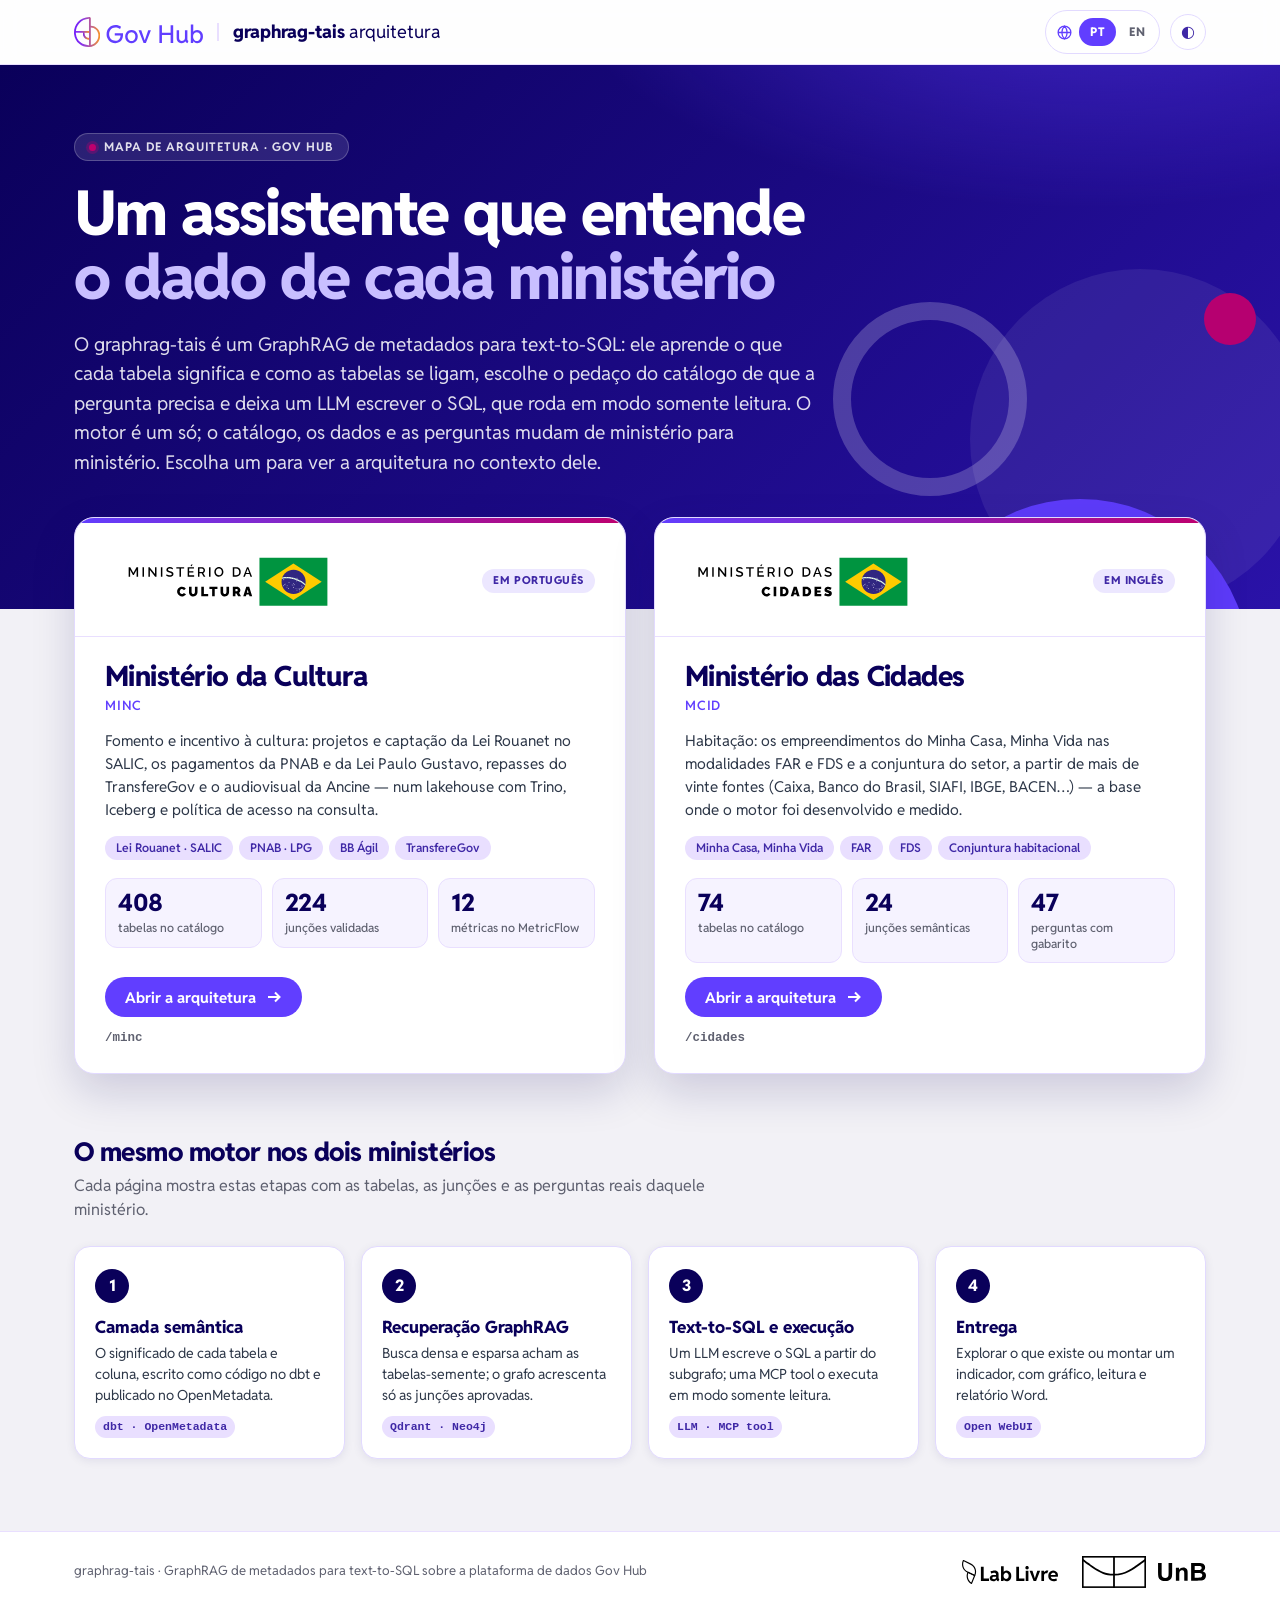
<file: docs/arquitetura/index.html>
<!doctype html>
<html lang="pt-BR">
<head>
<meta charset="utf-8">
<meta name="viewport" content="width=device-width,initial-scale=1,viewport-fit=cover">
<title>graphrag-tais · Arquitetura por ministério</title>
<meta name="description" content="Mapa da arquitetura do graphrag-tais, o GraphRAG de metadados para text-to-SQL do Gov Hub, no contexto de cada ministério.">
<link rel="preconnect" href="https://fonts.googleapis.com">
<link rel="preconnect" href="https://fonts.gstatic.com" crossorigin>
<link rel="stylesheet" href="https://fonts.googleapis.com/css2?family=Reddit+Sans:wght@400;500;600;700;800;900&display=swap">
<style>
/* Portal do mapa de arquitetura: escolhe o ministério. IDV Gov Hub, modo sóbrio
   (roxo #613EFF, navy #0A005A, claro #F2F1F6, Reddit Sans), com o mesmo tema escuro
   grafite das páginas de arquitetura e a mesma chave de tema (tais-theme). */
:root{
  --bg:#F2F1F6; --paper:#FFFFFF; --ink:#0A005A; --text:#2D3748; --muted:#5F6170; --line:#E9DFFF;
  --purple:#613EFF; --purple-700:#3F28A6; --cta:#613EFF; --cta-hover:#5235D9;
  --tint-1:rgba(97,62,255,.06); --tint-2:rgba(97,62,255,.12);
  --card-border:#E2DAFF; --plate:#FFFFFF;
  --shadow:0 2px 10px rgba(10,0,90,.08); --shadow-lg:0 18px 44px rgba(10,0,90,.16);
  --hero-a:#0A005A; --hero-b:#2A12A8; --hero-fg:#FFFFFF;
  --font:'Reddit Sans','Open Sans',-apple-system,'Segoe UI',Roboto,sans-serif;
  --mono:ui-monospace,'SF Mono',Menlo,Consolas,monospace;
  color-scheme:light;
}
@media (prefers-color-scheme:dark){:root:not([data-theme="light"]){
  --bg:#121217; --paper:#1B1B22; --ink:#F3F3F7; --text:#D4D4DD; --muted:#9696A6; --line:rgba(255,255,255,.09);
  --purple:#9A88FF; --purple-700:#C9BFFF; --cta:#613EFF; --cta-hover:#7356FF;
  --tint-1:rgba(154,136,255,.05); --tint-2:rgba(154,136,255,.13);
  --card-border:rgba(255,255,255,.11); --plate:#F2F1F6;
  --shadow:0 1px 0 rgba(255,255,255,.04) inset,0 6px 18px rgba(0,0,0,.35); --shadow-lg:0 1px 0 rgba(255,255,255,.05) inset,0 20px 44px rgba(0,0,0,.55);
  --hero-a:#1E1A3F; --hero-b:#2B1F7A; --hero-fg:#FFFFFF;
  color-scheme:dark}}
:root[data-theme="dark"]{
  --bg:#121217; --paper:#1B1B22; --ink:#F3F3F7; --text:#D4D4DD; --muted:#9696A6; --line:rgba(255,255,255,.09);
  --purple:#9A88FF; --purple-700:#C9BFFF; --cta:#613EFF; --cta-hover:#7356FF;
  --tint-1:rgba(154,136,255,.05); --tint-2:rgba(154,136,255,.13);
  --card-border:rgba(255,255,255,.11); --plate:#F2F1F6;
  --shadow:0 1px 0 rgba(255,255,255,.04) inset,0 6px 18px rgba(0,0,0,.35); --shadow-lg:0 1px 0 rgba(255,255,255,.05) inset,0 20px 44px rgba(0,0,0,.55);
  --hero-a:#1E1A3F; --hero-b:#2B1F7A; --hero-fg:#FFFFFF;
  color-scheme:dark}
.on-dark{display:none!important}
@media (prefers-color-scheme:dark){:root:not([data-theme="light"]) .on-dark{display:inline-block!important}:root:not([data-theme="light"]) .on-light{display:none!important}}
:root[data-theme="dark"] .on-dark{display:inline-block!important}
:root[data-theme="dark"] .on-light{display:none!important}

html,body{margin:0}
body{min-height:100vh;display:flex;flex-direction:column;background:var(--bg);color:var(--text);font:16px/1.5 var(--font);-webkit-font-smoothing:antialiased}
a{color:inherit}
button{font:inherit;color:inherit;cursor:pointer}
:focus-visible{outline:3px solid var(--purple);outline-offset:3px}
.wrap{width:100%;max-width:1180px;margin:0 auto;padding:0 24px;box-sizing:border-box}

/* Barra */
.bar{position:sticky;top:0;z-index:10;background:color-mix(in srgb,var(--paper) 90%,transparent);backdrop-filter:blur(10px);border-bottom:1.5px solid var(--line)}
.bar .wrap{display:flex;align-items:center;gap:16px;height:64px}
.brand{display:flex;align-items:center;gap:14px;text-decoration:none;min-width:0}
.brand img{height:30px;width:auto}
.brand span{padding-left:14px;border-left:2px solid var(--line);font:400 18px/1 var(--font);color:var(--ink);white-space:nowrap}
.brand b{font-weight:800}
.tools{display:flex;align-items:center;gap:10px;margin-left:auto}
.lang{display:inline-flex;align-items:center;gap:2px;height:36px;padding:3px;border:1.5px solid var(--card-border);border-radius:999px;background:var(--paper)}
.lang svg{width:17px;height:17px;margin:0 4px 0 7px;color:var(--purple)}
.lang button{height:28px;padding:0 11px;border:0;border-radius:999px;background:transparent;color:var(--muted);font:800 12px/1 var(--font);letter-spacing:.04em}
.lang button[aria-pressed="true"]{background:var(--cta);color:#fff}
.icon-btn{display:grid;place-items:center;width:36px;height:36px;border:1.5px solid var(--card-border);border-radius:50%;background:var(--paper);color:var(--purple-700);font-size:16px}
.icon-btn:hover,.lang button:not([aria-pressed="true"]):hover{background:var(--tint-2)}

/* Topo */
.hero{position:relative;overflow:hidden;color:var(--hero-fg);background:radial-gradient(900px 420px at 85% -20%,rgba(97,62,255,.55),transparent 60%),linear-gradient(135deg,var(--hero-a),var(--hero-b))}
.hero .wrap{position:relative;z-index:1;padding-top:68px;padding-bottom:132px}
.hero .kick{display:inline-flex;align-items:center;gap:8px;margin:0 0 20px;padding:6px 14px;border-radius:999px;background:rgba(255,255,255,.12);border:1px solid rgba(255,255,255,.22);font:700 12px/1.2 var(--font);letter-spacing:.08em;text-transform:uppercase}
.hero .kick i{width:7px;height:7px;border-radius:50%;background:#BE006E;box-shadow:0 0 0 3px rgba(190,0,110,.3)}
.hero h1{max-width:20ch;margin:0;font:800 clamp(36px,5.4vw,62px)/1.02 var(--font);letter-spacing:-.03em;text-wrap:balance}
.hero h1 em{font-style:normal;color:#C9BFFF}
.hero p{max-width:62ch;margin:22px 0 0;font:400 clamp(16px,1.6vw,19px)/1.55 var(--font);color:rgba(255,255,255,.86)}
.deco{position:absolute;right:-40px;bottom:-60px;width:min(46vw,560px);height:auto;opacity:.95;pointer-events:none}
.deco .a{fill:#613EFF} .deco .b{fill:none;stroke:rgba(255,255,255,.22);stroke-width:18} .deco .c{fill:rgba(255,255,255,.08)} .deco .d{fill:#BE006E}

/* Cards dos ministérios */
.pick{position:relative;z-index:2;margin-top:-92px}
.sr{position:absolute;width:1px;height:1px;overflow:hidden;clip:rect(0 0 0 0)}
.cards{display:grid;grid-template-columns:repeat(2,minmax(0,1fr));gap:28px}
.card{position:relative;display:flex;flex-direction:column;text-decoration:none;color:var(--text);background:var(--paper);border:1.5px solid var(--card-border);border-radius:20px;box-shadow:var(--shadow-lg);overflow:hidden;transition:transform .2s cubic-bezier(.2,.8,.2,1),box-shadow .2s,border-color .2s}
.card:hover{transform:translateY(-4px);border-color:var(--purple)}
.card::before{content:"";position:absolute;inset:0 0 auto;height:5px;background:linear-gradient(90deg,var(--cta),#BE006E)}
.plate{display:flex;align-items:center;justify-content:space-between;gap:16px;padding:30px 30px 22px;border-bottom:1.5px solid var(--line)}
.plate img{height:86px;width:auto;max-width:72%;margin:-10px 0 -10px -14px}
.plate .lg{flex:none;display:inline-flex;align-items:center;gap:6px;padding:5px 11px;border-radius:999px;background:var(--tint-2);color:var(--purple-700);font:800 11px/1.2 var(--font);letter-spacing:.05em;text-transform:uppercase}
.body{display:flex;flex-direction:column;gap:14px;flex:1;padding:24px 30px 28px}
.card h3{margin:0;font:800 28px/1.1 var(--font);letter-spacing:-.02em;color:var(--ink)}
.card h3 small{display:block;margin-top:6px;font:600 13px/1.3 var(--font);letter-spacing:.06em;text-transform:uppercase;color:var(--purple)}
.card p{margin:0;font:400 15px/1.55 var(--font)}
.topics{display:flex;flex-wrap:wrap;gap:6px}
.topics span{padding:4px 11px;border-radius:999px;background:var(--line);color:var(--purple-700);font:600 12px/1.35 var(--font)}
.stats{display:grid;grid-template-columns:repeat(3,minmax(0,1fr));gap:10px;margin-top:4px}
.stats div{padding:12px 12px 11px;border-radius:12px;background:var(--tint-1);border:1px solid var(--line)}
.stats b{display:block;font:800 24px/1 var(--font);color:var(--ink);letter-spacing:-.02em}
.stats span{display:block;margin-top:5px;font:500 12px/1.3 var(--font);color:var(--muted)}
.go{display:inline-flex;align-self:flex-start;align-items:center;gap:10px;margin-top:auto;padding:12px 20px;border-radius:999px;background:var(--cta);color:#fff;font:700 15px/1 var(--font)}
.go svg{width:16px;height:16px;transition:transform .2s}
.card:hover .go{background:var(--cta-hover)}
.card:hover .go svg{transform:translateX(4px)}
.url{font:600 12.5px var(--mono);color:var(--muted)}

/* Como funciona */
.how{margin:64px auto 0}
.how h2{margin:0 0 6px;font:800 26px/1.15 var(--font);letter-spacing:-.02em;color:var(--ink)}
.how > p{margin:0 0 24px;max-width:70ch;color:var(--muted)}
.steps{display:grid;grid-template-columns:repeat(4,minmax(0,1fr));gap:16px;counter-reset:s}
.step{position:relative;padding:22px 20px 20px;border-radius:16px;background:var(--paper);border:1.5px solid var(--card-border);box-shadow:var(--shadow)}
.step::before{counter-increment:s;content:counter(s);display:grid;place-items:center;width:34px;height:34px;margin-bottom:14px;border-radius:50%;background:var(--ink);color:var(--paper);font:800 16px/1 var(--font)}
.step b{display:block;font:800 17px/1.2 var(--font);color:var(--ink)}
.step span{display:block;margin-top:6px;font:400 14px/1.5 var(--font)}
.step code{display:inline-block;margin-top:10px;padding:2px 8px;border-radius:999px;background:var(--line);color:var(--purple-700);font:600 11.5px/1.5 var(--mono)}

/* Rodapé */
footer{margin-top:72px;border-top:1.5px solid var(--line);background:var(--paper)}
footer .wrap{display:flex;flex-wrap:wrap;align-items:center;justify-content:space-between;gap:18px 32px;padding-top:24px;padding-bottom:28px;font:400 13px/1.45 var(--font);color:var(--muted)}
.partners{display:flex;flex-wrap:wrap;align-items:center;gap:24px}
.partners img{height:32px;width:auto}
.partners img.lab{height:24px}

@media (max-width:860px){
  .brand span{display:none}
  .hero .wrap{padding-top:44px;padding-bottom:110px}
  .deco{width:80vw;right:-30%;bottom:-40px;opacity:.5}
  .cards{grid-template-columns:1fr;gap:20px}
  .steps{grid-template-columns:repeat(2,minmax(0,1fr))}
  .plate{padding:24px 22px 18px}.plate img{height:70px}
  .body{padding:20px 22px 24px}
}
@media (max-width:480px){
  .wrap{padding:0 16px}
  .steps{grid-template-columns:1fr}
  .stats b{font-size:20px}
}
@media (prefers-reduced-motion:reduce){.card,.go svg{transition:none}.card:hover{transform:none}}
</style>
</head>
<body>
<header class="bar">
  <div class="wrap">
    <a class="brand" href="./">
      <img class="on-light" src="assets/govhub-light.svg" alt="Gov Hub">
      <img class="on-dark" src="assets/govhub-dark.svg" alt="Gov Hub">
      <span><b>graphrag-tais</b> <span data-i="brand" style="padding:0;border:0;font:inherit">arquitetura</span></span>
    </a>
    <div class="tools">
      <div class="lang" role="group" aria-label="Idioma" data-i-aria="langGroup">
        <svg viewBox="0 0 24 24" fill="none" stroke="currentColor" stroke-width="1.8" aria-hidden="true"><circle cx="12" cy="12" r="9"/><path d="M3 12h18M12 3c2.5 2.6 3.8 5.6 3.8 9s-1.3 6.4-3.8 9c-2.5-2.6-3.8-5.6-3.8-9S9.5 5.6 12 3z"/></svg>
        <button type="button" data-lang="pt" aria-pressed="true" title="Português (Brasil)">PT</button>
        <button type="button" data-lang="en" aria-pressed="false" title="English">EN</button>
      </div>
      <button class="icon-btn" id="theme" type="button" aria-label="Alternar tema claro ou escuro" data-i-aria="theme">◐</button>
    </div>
  </div>
</header>

<section class="hero">
  <svg class="deco" viewBox="0 0 560 420" aria-hidden="true"><circle class="c" cx="380" cy="190" r="170"/><path class="a" d="M150 420a170 170 0 0 1 340 0z"/><circle class="b" cx="170" cy="150" r="88"/><circle class="d" cx="470" cy="70" r="26"/></svg>
  <div class="wrap">
    <p class="kick"><i></i><span data-i="kick">Mapa de arquitetura · Gov Hub</span></p>
    <h1 data-i="title" data-html>Um assistente que entende <em>o dado de cada ministério</em></h1>
    <p data-i="lead">O graphrag-tais é um GraphRAG de metadados para text-to-SQL: ele aprende o que cada tabela significa e como as tabelas se ligam, escolhe o pedaço do catálogo de que a pergunta precisa e deixa um LLM escrever o SQL, que roda em modo somente leitura. O motor é um só; o catálogo, os dados e as perguntas mudam de ministério para ministério. Escolha um para ver a arquitetura no contexto dele.</p>
  </div>
</section>

<main class="wrap pick">
  <h2 class="sr" data-i="pickTitle">Escolha o ministério</h2>
  <div class="cards">
    <a class="card" href="minc/">
      <div class="plate">
        <img class="on-light" src="assets/minc-light.svg" alt="Ministério da Cultura">
        <img class="on-dark" src="assets/minc-dark.svg" alt="Ministério da Cultura">
        <span class="lg" data-i="inPt">Em português</span>
      </div>
      <div class="body">
        <h3>Ministério da Cultura<small>MinC</small></h3>
        <p data-i="mincText">Fomento e incentivo à cultura: projetos e captação da Lei Rouanet no SALIC, os pagamentos da PNAB e da Lei Paulo Gustavo, repasses do TransfereGov e o audiovisual da Ancine — num lakehouse com Trino, Iceberg e política de acesso na consulta.</p>
        <div class="topics"><span>Lei Rouanet · SALIC</span><span>PNAB · LPG</span><span>BB Ágil</span><span>TransfereGov</span></div>
        <div class="stats">
          <div><b>408</b><span data-i="sTables">tabelas no catálogo</span></div>
          <div><b>224</b><span data-i="sJoinsVal">junções validadas</span></div>
          <div><b>12</b><span data-i="sMetrics">métricas no MetricFlow</span></div>
        </div>
        <span class="go"><span data-i="open">Abrir a arquitetura</span><svg viewBox="0 0 16 16" fill="none" stroke="currentColor" stroke-width="2" aria-hidden="true"><path d="M2 8h11M9 3.5 13.5 8 9 12.5"/></svg></span>
        <span class="url">/minc</span>
      </div>
    </a>
    <a class="card" href="cidades/">
      <div class="plate">
        <img class="on-light" src="assets/cidades-light.svg" alt="Ministério das Cidades">
        <img class="on-dark" src="assets/cidades-dark.svg" alt="Ministério das Cidades">
        <span class="lg" data-i="inEn">Em inglês</span>
      </div>
      <div class="body">
        <h3>Ministério das Cidades<small>MCid</small></h3>
        <p data-i="mcidText">Habitação: os empreendimentos do Minha Casa, Minha Vida nas modalidades FAR e FDS e a conjuntura do setor, a partir de mais de vinte fontes (Caixa, Banco do Brasil, SIAFI, IBGE, BACEN…) — a base onde o motor foi desenvolvido e medido.</p>
        <div class="topics"><span>Minha Casa, Minha Vida</span><span>FAR</span><span>FDS</span><span data-i="mcidT4">Conjuntura habitacional</span></div>
        <div class="stats">
          <div><b>74</b><span data-i="sTables">tabelas no catálogo</span></div>
          <div><b>24</b><span data-i="sJoinsSem">junções semânticas</span></div>
          <div><b>47</b><span data-i="sGold">perguntas com gabarito</span></div>
        </div>
        <span class="go"><span data-i="open">Abrir a arquitetura</span><svg viewBox="0 0 16 16" fill="none" stroke="currentColor" stroke-width="2" aria-hidden="true"><path d="M2 8h11M9 3.5 13.5 8 9 12.5"/></svg></span>
        <span class="url">/cidades</span>
      </div>
    </a>
  </div>

  <section class="how" aria-labelledby="howTitle">
    <h2 id="howTitle" data-i="howTitle">O mesmo motor nos dois ministérios</h2>
    <p data-i="howLead">Cada página mostra estas etapas com as tabelas, as junções e as perguntas reais daquele ministério.</p>
    <div class="steps">
      <div class="step"><b data-i="st1">Camada semântica</b><span data-i="st1x">O significado de cada tabela e coluna, escrito como código no dbt e publicado no OpenMetadata.</span><code>dbt · OpenMetadata</code></div>
      <div class="step"><b data-i="st2">Recuperação GraphRAG</b><span data-i="st2x">Busca densa e esparsa acham as tabelas-semente; o grafo acrescenta só as junções aprovadas.</span><code>Qdrant · Neo4j</code></div>
      <div class="step"><b data-i="st3">Text-to-SQL e execução</b><span data-i="st3x">Um LLM escreve o SQL a partir do subgrafo; uma MCP tool o executa em modo somente leitura.</span><code>LLM · MCP tool</code></div>
      <div class="step"><b data-i="st4">Entrega</b><span data-i="st4x">Explorar o que existe ou montar um indicador, com gráfico, leitura e relatório Word.</span><code>Open WebUI</code></div>
    </div>
  </section>
</main>

<footer>
  <div class="wrap">
    <span data-i="foot">graphrag-tais · GraphRAG de metadados para text-to-SQL sobre a plataforma de dados Gov Hub</span>
    <span class="partners">
      <img class="lab on-light" src="assets/lablivre-light.svg" alt="Lab Livre"><img class="lab on-dark" src="assets/lablivre-dark.svg" alt="Lab Livre">
      <img class="on-light" src="assets/unb-light.svg" alt="UnB"><img class="on-dark" src="assets/unb-dark.svg" alt="UnB">
    </span>
  </div>
</footer>

<script>
(() => {
'use strict';
// Textos em inglês; o português é o que está no HTML (guardado na primeira troca).
const EN = {
  brand:'architecture', langGroup:'Language', theme:'Switch light or dark theme',
  kick:'Architecture map · Gov Hub',
  title:'One assistant that understands <em>each ministry’s data</em>',
  lead:'graphrag-tais is a metadata GraphRAG for text-to-SQL: it learns what every table means and how tables connect, picks the piece of the catalog a question needs, and lets an LLM write the SQL, which runs read-only. The engine is one; the catalog, the data and the questions change from ministry to ministry. Pick one to see the architecture in its context.',
  pickTitle:'Pick a ministry', inPt:'In Portuguese', inEn:'In English', open:'Open the architecture',
  mincText:'Funding and incentives for culture: Lei Rouanet projects and fundraising in SALIC, PNAB and Lei Paulo Gustavo payments, TransfereGov transfers and Ancine’s audiovisual data — in a lakehouse with Trino, Iceberg and access policy applied at query time.',
  mcidText:'Housing: Minha Casa, Minha Vida projects under the FAR and FDS programs and the sector outlook, from twenty-plus sources (Caixa, Banco do Brasil, SIAFI, IBGE, BACEN…) — the base where the engine was built and measured.',
  mcidT4:'Housing outlook',
  sTables:'catalog tables', sJoinsVal:'validated joins', sMetrics:'MetricFlow metrics', sJoinsSem:'semantic joins', sGold:'questions with known answers',
  howTitle:'The same engine for both ministries',
  howLead:'Each page walks through these steps with that ministry’s real tables, joins and questions.',
  st1:'Semantic layer', st1x:'What every table and column means, written as code in dbt and published in OpenMetadata.',
  st2:'GraphRAG retrieval', st2x:'Dense and sparse search find the seed tables; the graph adds only approved joins.',
  st3:'Text-to-SQL and execution', st3x:'An LLM writes SQL from the subgraph; an MCP tool runs it read-only.',
  st4:'Delivery', st4x:'Explore what exists or build an indicator, with a chart, a plain reading and a Word report.',
  foot:'graphrag-tais · metadata GraphRAG for text-to-SQL over the Gov Hub data platform',
  docTitle:'graphrag-tais · Architecture by ministry',
};
const PT = {docTitle:document.title};
const nodes = [...document.querySelectorAll('[data-i]')], arias = [...document.querySelectorAll('[data-i-aria]')];
for (const el of nodes) PT[el.dataset.i] = el.dataset.html !== undefined ? el.innerHTML : el.textContent;
for (const el of arias) PT[el.dataset.iAria] = el.getAttribute('aria-label');

function setLang(lang) {
  const T = lang === 'en' ? EN : PT;
  document.documentElement.lang = lang === 'en' ? 'en' : 'pt-BR';
  for (const el of nodes) { const v = T[el.dataset.i]; if (v == null) continue; if (el.dataset.html !== undefined) el.innerHTML = v; else el.textContent = v; }
  for (const el of arias) el.setAttribute('aria-label', T[el.dataset.iAria]);
  document.title = T.docTitle;
  for (const b of document.querySelectorAll('[data-lang]')) b.setAttribute('aria-pressed', String(b.dataset.lang === lang));
  try { localStorage.setItem('tais-lang', lang); } catch (_) {}
}
document.querySelector('.lang').addEventListener('click', e => { const b = e.target.closest('[data-lang]'); if (b) setLang(b.dataset.lang); });
let start = new URLSearchParams(location.search).get('lang');
if (!start) try { start = localStorage.getItem('tais-lang'); } catch (_) {}
if (start === 'en') setLang('en');

document.getElementById('theme').addEventListener('click', () => {
  const root = document.documentElement;
  const dark = root.dataset.theme ? root.dataset.theme === 'dark' : matchMedia('(prefers-color-scheme: dark)').matches;
  root.dataset.theme = dark ? 'light' : 'dark';
  try { localStorage.setItem('tais-theme', root.dataset.theme); } catch (_) {}
});
try { const t = localStorage.getItem('tais-theme'); if (t) document.documentElement.dataset.theme = t; } catch (_) {}
})();
</script>
</body>
</html>
</file>
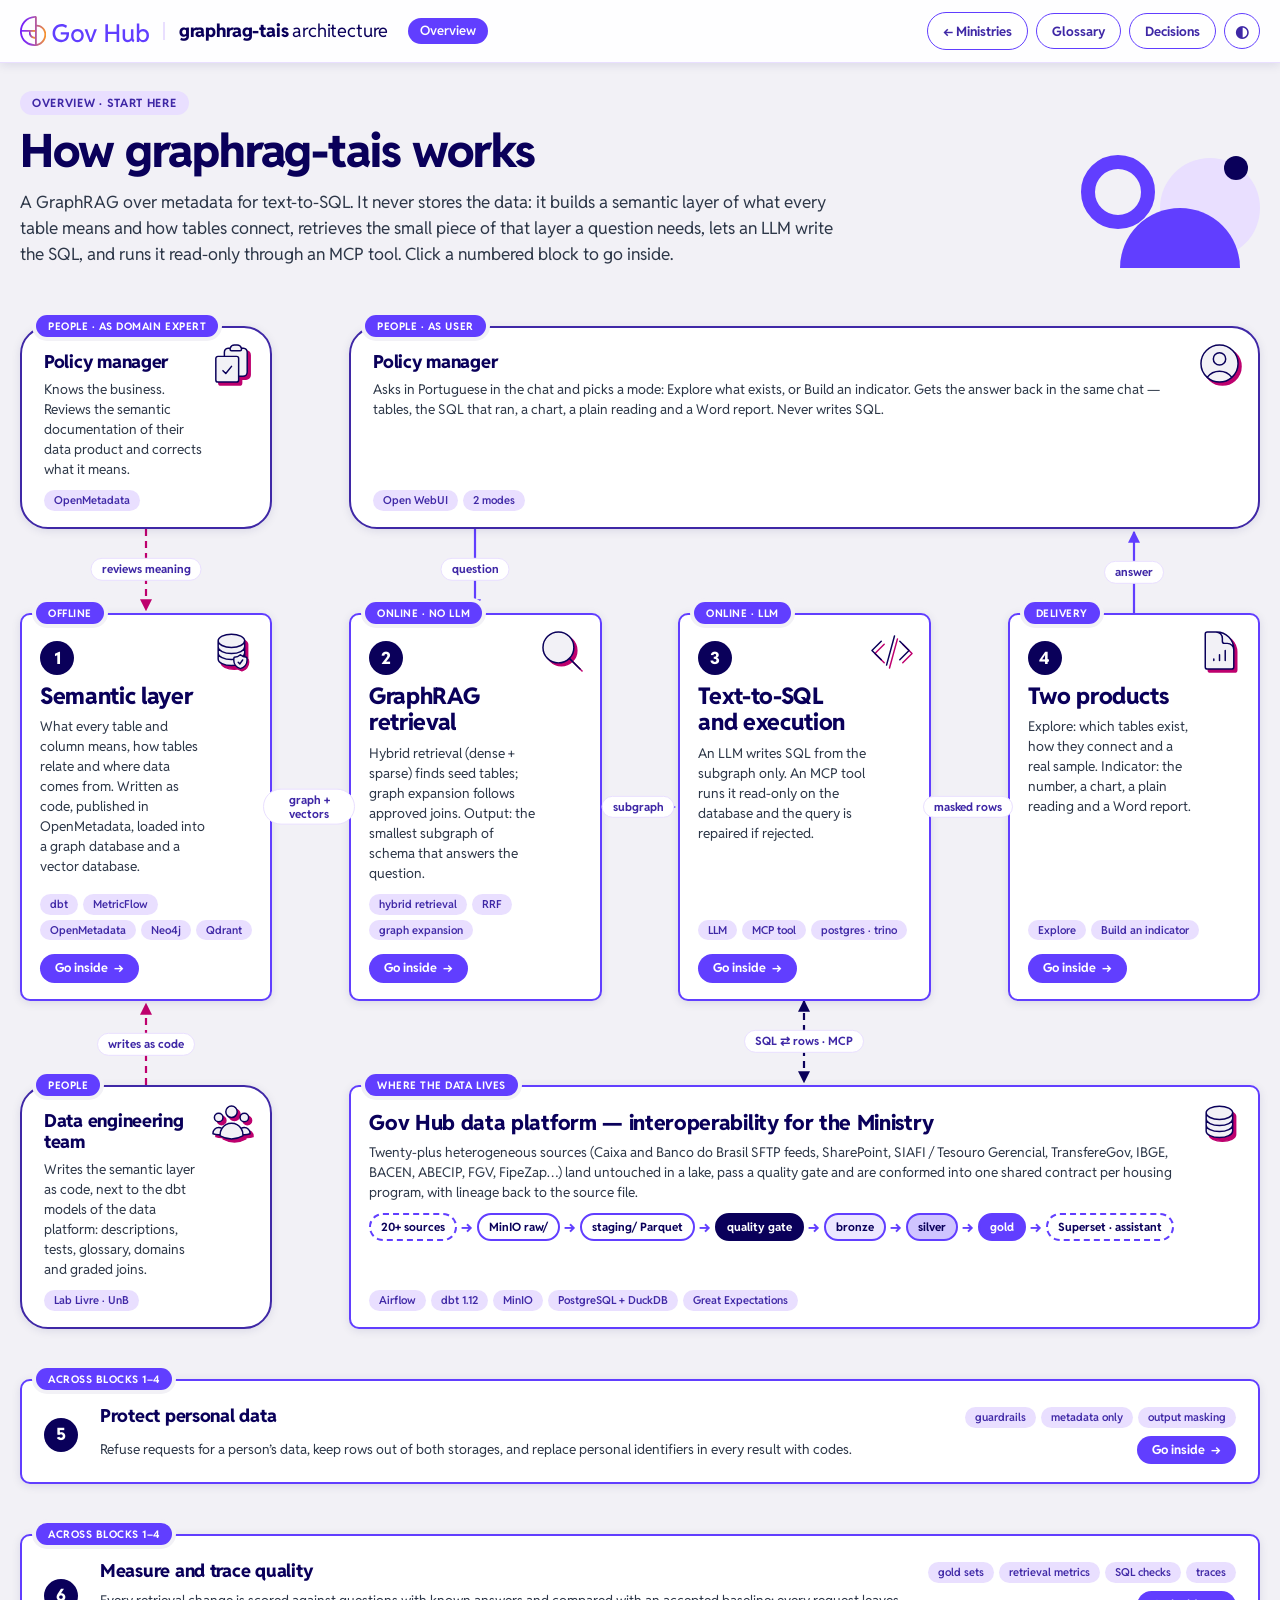
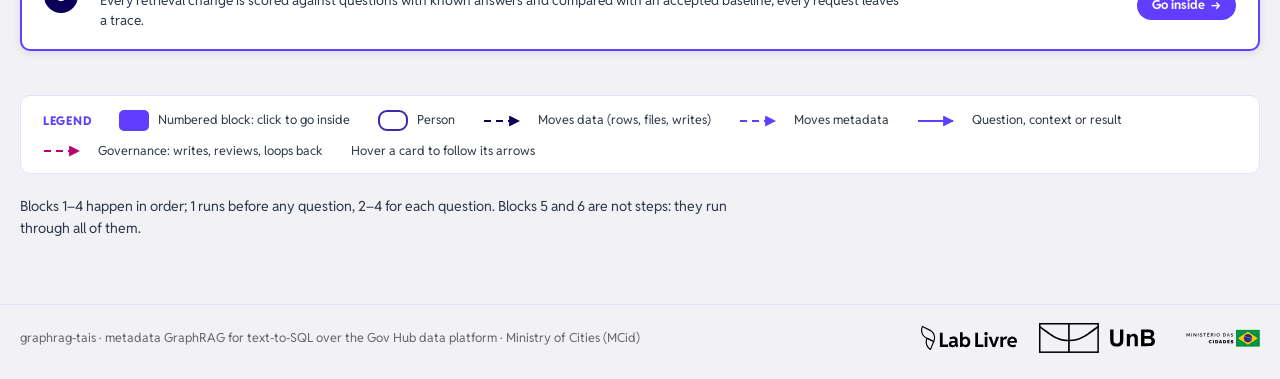
<file: docs/arquitetura/cidades/index.html>
<!doctype html>
<html lang="en">
<head>
<meta charset="utf-8">
<meta name="viewport" content="width=device-width,initial-scale=1,viewport-fit=cover">
<title>graphrag-tais architecture</title>
<link rel="preconnect" href="https://fonts.googleapis.com">
<link rel="preconnect" href="https://fonts.gstatic.com" crossorigin>
<link rel="stylesheet" href="https://fonts.googleapis.com/css2?family=Reddit+Sans:wght@400;500;600;700;800;900&display=swap">
<style>
/* Mapa da arquitetura do graphrag-tais em níveis: visão geral com seis blocos; cada bloco abre a
   vista de dentro dele. Setas calculadas a partir da posição real dos cards na grade.
   IDV Gov Hub, modo sóbrio (GovHub-skills/01-govhub): roxo #613EFF, navy #0A005A, claro #F2F1F6,
   acento #BE006E só em detalhe (pendência), Reddit Sans em tudo. Setas tipadas como na skill
   govhub-diagramas: exec, data, meta, flow, gov. */
:root{
  --bg:#F2F1F6; --paper:#FFFFFF; --ink:#0A005A; --text:#2D3748; --muted:#666666; --line:#E9DFFF;
  --purple:#613EFF; --purple-600:#5235D9; --purple-700:#3F28A6; --on-purple:#FFFFFF;
  --tint-1:rgba(97,62,255,.06); --tint-2:rgba(97,62,255,.12); --tint-3:rgba(97,62,255,.30);
  --accent:#BE006E; --gray:#9CA3AF;
  --shadow:0 2px 10px rgba(10,0,90,.10); --shadow-lg:0 8px 30px rgba(10,0,90,.16);
  /* papéis: no claro valem os tokens da IDV; o escuro troca só estes */
  --cta:#613EFF; --cta-hover:#5235D9; --card-border:var(--purple); --person-border:#3F28A6;
  --pilln-bg:#0A005A; --pilln-fg:#FFFFFF; --head-bg:#0A005A; --head-fg:#FFFFFF;
  --icon-bg:transparent; --zone-border:var(--purple); --zone-bg:var(--tint-1); --glow:none;
  --font:'Reddit Sans','Open Sans',-apple-system,'Segoe UI',Roboto,sans-serif;
  --mono:ui-monospace,'SF Mono',Menlo,Consolas,monospace;
  color-scheme:light;
}
@media (prefers-color-scheme:dark){:root:not([data-theme="light"]){
  --bg:#121217; --paper:#1B1B22; --ink:#F3F3F7; --text:#D4D4DD; --muted:#9696A6; --line:rgba(255,255,255,.09);
  --purple:#9A88FF; --purple-600:#AC9DFF; --purple-700:#C9BFFF; --on-purple:#FFFFFF;
  --tint-1:rgba(154,136,255,.04); --tint-2:rgba(154,136,255,.13); --tint-3:rgba(154,136,255,.28);
  --accent:#FF5BAA; --gray:#5C5C6B;
  --shadow:0 1px 0 rgba(255,255,255,.04) inset,0 6px 18px rgba(0,0,0,.35); --shadow-lg:0 1px 0 rgba(255,255,255,.05) inset,0 14px 34px rgba(0,0,0,.5);
  --cta:#613EFF; --cta-hover:#7356FF; --card-border:rgba(255,255,255,.11); --person-border:rgba(255,255,255,.2);
  --pilln-bg:#F2F1F6; --pilln-fg:#0A005A; --head-bg:#26262F; --head-fg:#FFFFFF;
  --icon-bg:#F2F1F6; --zone-border:rgba(154,136,255,.32); --zone-bg:rgba(255,255,255,.015);
  --glow:radial-gradient(1000px 460px at 88% -10%,rgba(97,62,255,.16),transparent 65%);
  color-scheme:dark}}
:root[data-theme="dark"]{
  --bg:#121217; --paper:#1B1B22; --ink:#F3F3F7; --text:#D4D4DD; --muted:#9696A6; --line:rgba(255,255,255,.09);
  --purple:#9A88FF; --purple-600:#AC9DFF; --purple-700:#C9BFFF; --on-purple:#FFFFFF;
  --tint-1:rgba(154,136,255,.04); --tint-2:rgba(154,136,255,.13); --tint-3:rgba(154,136,255,.28);
  --accent:#FF5BAA; --gray:#5C5C6B;
  --shadow:0 1px 0 rgba(255,255,255,.04) inset,0 6px 18px rgba(0,0,0,.35); --shadow-lg:0 1px 0 rgba(255,255,255,.05) inset,0 14px 34px rgba(0,0,0,.5);
  --cta:#613EFF; --cta-hover:#7356FF; --card-border:rgba(255,255,255,.11); --person-border:rgba(255,255,255,.2);
  --pilln-bg:#F2F1F6; --pilln-fg:#0A005A; --head-bg:#26262F; --head-fg:#FFFFFF;
  --icon-bg:#F2F1F6; --zone-border:rgba(154,136,255,.32); --zone-bg:rgba(255,255,255,.015);
  --glow:radial-gradient(1000px 460px at 88% -10%,rgba(97,62,255,.16),transparent 65%);
  color-scheme:dark}
.on-dark{display:none!important}
@media (prefers-color-scheme:dark){:root:not([data-theme="light"]){--icon-pad:5px}}
:root[data-theme="dark"]{--icon-pad:5px}
@media (prefers-color-scheme:dark){:root:not([data-theme="light"]) .on-dark{display:inline-block!important}:root:not([data-theme="light"]) .on-light{display:none!important}}
:root[data-theme="dark"] .on-dark{display:inline-block!important}
:root[data-theme="dark"] .on-light{display:none!important}

html,body{margin:0}
body{min-height:100vh;background:var(--glow),var(--bg);background-repeat:no-repeat;color:var(--text);font:15px/1.45 var(--font);-webkit-font-smoothing:antialiased}
[hidden]{display:none!important}
button{font:inherit;color:inherit;cursor:pointer}
:focus-visible{outline:3px solid var(--purple);outline-offset:3px}

/* Barra superior */
.bar{position:sticky;top:0;z-index:20;display:flex;flex-wrap:wrap;align-items:center;gap:10px 20px;padding:12px 20px;background:color-mix(in srgb,var(--paper) 92%,transparent);backdrop-filter:blur(10px);border-bottom:1.5px solid var(--line);box-shadow:var(--shadow)}
.brand{display:flex;align-items:center;gap:14px;min-width:0;border:0;background:none;padding:0}
.brand img{height:30px;width:auto}
.brand .prod{padding-left:14px;border-left:2px solid var(--line);font:400 18px/1 var(--font);color:var(--ink);letter-spacing:-.01em}
.brand .prod b{font-weight:800}
.crumbs{display:flex;flex-wrap:wrap;align-items:center;gap:6px;min-width:0;font:600 13px/1.2 var(--font)}
.crumbs button{border:0;background:none;padding:4px 2px;color:var(--purple-700);text-decoration:underline;text-underline-offset:3px}
.crumbs span[aria-current]{padding:5px 12px;background:var(--cta);color:#fff;border-radius:999px}
.crumbs i{font-style:normal;color:var(--muted)}
.tools{display:flex;flex-wrap:wrap;align-items:center;gap:8px;margin-left:auto}
.btn{display:inline-flex;align-items:center;gap:6px;height:36px;padding:0 15px;border:1.5px solid var(--purple);border-radius:999px;background:var(--paper);color:var(--purple-700);font:700 13px var(--font);white-space:nowrap}
.btn:hover{background:var(--tint-2)}
.btn[aria-pressed="true"],.btn.solid{background:var(--cta);border-color:var(--cta);color:#fff}
.btn.solid:hover{background:var(--cta-hover)}
.btn.icon{width:36px;padding:0;justify-content:center;font-size:16px}

/* Vista */
main{padding:28px 20px 30px}
.view{max-width:1480px;margin:0 auto}
.view.enter{animation:enter .38s cubic-bezier(.2,.8,.2,1) both;transform-origin:var(--ox,50%) var(--oy,0)}
.view.back{animation:back .3s ease both}
@keyframes enter{from{opacity:0;transform:scale(.9)}to{opacity:1;transform:none}}
@keyframes back{from{opacity:0;transform:scale(1.04)}to{opacity:1;transform:none}}
.vhead{position:relative;display:flex;flex-wrap:wrap;align-items:flex-end;justify-content:space-between;gap:16px 32px;margin:0 0 58px}
.vhead > div{min-width:0;max-width:820px}
.vkick{display:inline-block;margin:0 0 12px;padding:5px 12px;border-radius:999px;background:var(--line);color:var(--purple-700);font:700 11.5px/1.2 var(--font);letter-spacing:.06em;text-transform:uppercase}
.vhead h1{margin:0;font:800 46px/1.04 var(--font);letter-spacing:-.025em;color:var(--ink)}
.vhead h1 .n{display:inline-grid;place-items:center;width:52px;height:52px;margin-right:14px;border-radius:50%;background:var(--ink);color:var(--paper);font-size:28px;vertical-align:6px}
.vhead h1 .lt{font-weight:400}
.vlead{margin:14px 0 0;font:400 17px/1.55 var(--font);max-width:74ch}
.shapes{flex:none;width:200px;height:120px}
.shapes .p{fill:var(--cta)} .shapes .n{fill:var(--ink)} .shapes .r{fill:none;stroke:var(--purple);stroke-width:14} .shapes .s{fill:var(--line)}
.ask{display:flex;gap:14px;align-items:flex-start;max-width:600px;padding:14px 18px;border-radius:16px 16px 16px 4px;background:var(--paper);box-shadow:var(--shadow);border:1.5px solid var(--line)}
.ask .qm{font:800 46px/.8 var(--font);color:var(--accent)}
.ask b{display:block;font:700 11px/1.2 var(--font);letter-spacing:.08em;text-transform:uppercase;color:var(--purple-700);margin-bottom:4px}
.ask q{font:600 16px/1.4 var(--font);color:var(--ink)}
.ask q::before,.ask q::after{content:none}
.ask small{display:block;margin-top:6px;font:400 12.5px/1.4 var(--font);color:var(--muted)}

/* Grade, zonas e setas */
.board{--cg:clamp(56px,6vw,96px);position:relative;display:grid;gap:84px var(--cg);align-items:stretch}
.zone{position:absolute;z-index:0;border:2px solid var(--zone-border);border-radius:16px;background:var(--zone-bg);pointer-events:none}
.zone.dashed{border-style:dashed}
.zone .pill{left:20px;top:-15px;box-shadow:0 0 0 4px var(--bg)}
.wires{position:absolute;left:0;top:0;width:100%;height:100%;overflow:visible;pointer-events:none;z-index:1}
.wire{fill:none;stroke-width:2.2;transition:opacity .2s}
.w-exec{stroke:var(--ink)} .w-data{stroke:var(--ink);stroke-dasharray:7 5}
.w-meta{stroke:var(--purple);stroke-dasharray:7 5} .w-flow{stroke:var(--purple)}
.w-gov{stroke:var(--accent);stroke-dasharray:7 5}
.wire.on{stroke-width:3.6}
.wire.dim,.elabel.dim{opacity:.14}
.m-ink path{fill:var(--ink)} .m-pur path{fill:var(--purple)} .m-acc path{fill:var(--accent)}
.elabel{position:absolute;z-index:3;transform:translate(-50%,-50%);width:max-content;padding:3px 10px;background:var(--paper);border:1.5px solid var(--line);border-radius:999px;
  color:var(--purple-700);font:700 11.5px/1.25 var(--font);text-align:center;pointer-events:none;transition:opacity .2s}
.elabel.on{background:var(--cta);border-color:var(--cta);color:#fff}
.lane{align-self:end;display:flex;align-items:center;gap:10px;margin-bottom:-60px;font:700 11.5px/1.2 var(--font);letter-spacing:.08em;text-transform:uppercase;color:var(--purple-700)}
.lane::after{content:"";flex:1;border-top:2px dotted var(--line)}

/* Pílula (rótulo sobre a borda) */
.pill{position:absolute;top:-13px;left:14px;z-index:2;max-width:calc(100% - 28px);overflow:hidden;text-overflow:ellipsis;padding:5px 12px;border-radius:999px;background:var(--cta);color:#fff;
  font:700 10.5px/1.15 var(--font);letter-spacing:.05em;text-transform:uppercase;white-space:nowrap;box-shadow:0 0 0 4px var(--bg)}
.pill.navy{background:var(--pilln-bg);color:var(--pilln-fg)}
.pill.acc{background:var(--accent);color:#fff}
.pill.soft{background:var(--line);color:var(--purple-700)}

/* Cards */
.node{position:relative;z-index:2;display:flex;flex-direction:column;gap:8px;min-width:0;padding:24px 18px 16px;text-align:left;
  background:var(--paper);color:var(--text);border:2px solid var(--card-border);border-radius:10px;box-shadow:var(--shadow);transition:opacity .2s,transform .15s,box-shadow .15s}
button.node:hover{transform:translateY(-2px);box-shadow:var(--shadow-lg);border-color:var(--purple)}
.node.dim{opacity:.3}
.node.pin{outline:4px solid var(--accent);outline-offset:5px}
.node > span{display:block}
.ttl{font:800 18px/1.15 var(--font);letter-spacing:-.015em;color:var(--ink);text-wrap:balance}
.tx{font:400 13.5px/1.48 var(--font);color:var(--text)}
.ex{font:500 12.5px/1.42 var(--font);padding:7px 10px;border-radius:6px;background:var(--bg);color:var(--text)}
.ex b{font-weight:800;color:var(--purple-700)}
.tags{display:flex!important;flex-wrap:wrap;gap:5px;margin-top:auto;padding-top:2px}
.tag{display:inline-block;padding:3px 10px;border-radius:999px;background:var(--line);color:var(--purple-700);font:600 11px/1.35 var(--font)}
.tag.code{font:600 10.5px/1.4 var(--mono)}
.badge{display:inline-flex!important;align-self:flex-start;align-items:center;gap:6px;padding:3px 10px 3px 8px;border-radius:999px;font:800 10.5px/1.3 var(--font);letter-spacing:.05em;text-transform:uppercase}
.badge::before{content:"";width:7px;height:7px;border-radius:50%;background:currentColor}
.badge.det{background:var(--bg);color:var(--purple-700)}
.badge.llm{background:var(--ink);color:var(--paper)}
.badge.pend{background:var(--bg);color:var(--accent)}
.note{display:block;padding:8px 11px;border:1.5px dashed var(--accent);border-radius:6px;background:var(--bg);font:500 12px/1.4 var(--font);color:var(--text)}
.note b{color:var(--accent);font-weight:800}
.open{display:inline-flex!important;align-self:flex-start;align-items:center;gap:6px;margin-top:6px;padding:8px 15px;border-radius:999px;background:var(--cta);color:#fff;font:700 12.5px/1 var(--font)}
button.node:hover .open{background:var(--cta-hover)}
.ico{position:absolute;top:14px;right:14px;width:46px;height:46px;padding:var(--icon-pad,0);border-radius:12px;background:var(--icon-bg)}
.has-ico .ttl,.has-ico .tx{padding-right:44px}
.outs{display:none!important}
.num{display:inline-grid!important;place-items:center;width:34px;height:34px;border-radius:50%;background:var(--ink);color:var(--paper);font:800 17px/1 var(--font)}

.k-stage{border-width:2.5px;padding-top:26px}
.k-stage .ttl{font-size:23px}
.k-person{border-radius:28px;border-color:var(--person-border);padding-inline:22px}
.k-store{margin-top:16px;border-top-left-radius:0;border-top-right-radius:0;background:linear-gradient(var(--tint-1),var(--tint-1)),var(--paper)}
.k-store::before{content:"";position:absolute;left:-2px;right:-2px;top:-20px;height:22px;border:2px solid var(--card-border);border-bottom:0;border-radius:50%/100% 100% 0 0;background:var(--paper)}
.k-store .pill{top:-30px}
.k-store .ttl{font-size:21px}
#stage [data-id="s-exp"]{align-self:center}
.k-pend{border-style:dashed;border-color:var(--accent);box-shadow:none}
.k-goto{background:var(--cta);border-color:var(--cta);color:#fff;justify-content:center}
.k-goto .ttl,.k-goto .tx{color:#fff}
.k-goto .open{background:#fff;color:#3F28A6}
.k-band{display:grid;grid-template-columns:auto minmax(0,1fr) auto;column-gap:22px;align-items:center;margin-top:-34px;padding:24px 22px 18px}
.k-band > .num{grid-row:1 / span 2}
.k-band > .ttl,.k-band > .tx{grid-column:2}
.k-band > .tags{grid-column:3;grid-row:1;margin:0;justify-content:flex-end}
.k-band > .open{grid-column:3;grid-row:2;justify-self:end;margin:0}
.k-plat .ttl{font-size:21px}
.k-note{border:1.5px solid var(--line);box-shadow:none;background:var(--paper);align-self:start}
.k-fig{padding:26px 18px 14px}
.k-check .ttl{font-size:16px}

/* Listas e figuras dentro do card */
.doclist{display:flex!important;flex-direction:column;gap:0;margin-top:2px;border-top:1.5px solid var(--line)}
.doclist.grid{display:grid!important;grid-template-columns:repeat(3,minmax(0,1fr));column-gap:22px}
.doclist > span{display:grid;grid-template-columns:22px minmax(0,1fr);column-gap:8px;padding:7px 0;border-bottom:1px solid var(--line)}
.doclist i{grid-row:1 / span 2;width:22px;height:22px;border-radius:50%;background:var(--tint-2);color:var(--purple-700);display:grid;place-items:center;font:800 11px/1 var(--font);font-style:normal}
.doclist b{font:700 12.5px/1.3 var(--font);color:var(--ink)}
.doclist small{font:400 11.5px/1.35 var(--font);color:var(--muted)}
.kv{display:grid!important;grid-template-columns:auto minmax(0,1fr);gap:6px 10px;margin-top:2px;padding-top:8px;border-top:1.5px solid var(--line);font:400 12px/1.4 var(--font)}
.kv b{font:700 12px/1.4 var(--mono);color:var(--purple-700)}
.li{display:flex!important;flex-direction:column;gap:5px;margin-top:2px;padding-top:8px;border-top:1.5px solid var(--line);font:500 12px/1.4 var(--font)}
.li > span::before{content:"";display:inline-block;width:6px;height:6px;margin-right:7px;border-radius:50%;background:var(--purple);vertical-align:1px}
.layers{display:flex!important;flex-direction:column;gap:6px}
.ly{display:flex;align-items:baseline;gap:8px;padding:8px 11px;border:2px solid var(--card-border);border-radius:8px;font:400 12px/1.3 var(--font)}
.ly b{font:800 13px/1 var(--font);min-width:46px}
.ly.l1{background:var(--tint-2)} .ly.l2{background:var(--tint-3)} .ly.l3{background:var(--cta);border-color:var(--cta);color:#fff}
.pipe{display:flex!important;flex-wrap:wrap;align-items:center;gap:6px 4px;margin-top:2px}
.pp{padding:5px 10px;border:2px solid var(--card-border);border-radius:999px;background:var(--paper);font:700 11.5px/1.2 var(--font);color:var(--ink)}
.pp.src{border-style:dashed}
.pp.gate{border-color:var(--pilln-bg);background:var(--pilln-bg);color:var(--pilln-fg)}
.pp.l1{background:var(--tint-2)} .pp.l2{background:var(--tint-3)} .pp.l3{background:var(--cta);border-color:var(--cta);color:#fff}
.pipe .ar{color:var(--purple);font-weight:800}
.mg{display:flex!important;flex-direction:column;gap:6px;padding:9px 0 2px;border-top:1.5px solid var(--line)}
.mg > b{font:800 13px/1.2 var(--font);color:var(--ink)}
.mg > b i{font-style:normal;font-weight:400;color:var(--muted)}
.mg .tags{margin-top:0}
.fig{display:block;width:100%;height:auto;overflow:visible}
.fig text{font-family:var(--font);fill:var(--text)}
.fig .t{fill:var(--paper);stroke:var(--purple);stroke-width:2}
.fig .tf{fill:var(--cta)} .fig .tt{fill:var(--tint-2);stroke:var(--purple);stroke-width:2}
.fig .tg{fill:var(--paper);stroke:var(--gray);stroke-width:2;stroke-dasharray:5 4}
.fig .c{fill:var(--bg);stroke:var(--purple);stroke-width:1.5}
.fig .l{stroke:var(--purple);stroke-width:1.5}
.fig .row{fill:var(--paper);stroke:var(--line);stroke-width:1}
.fig .j{stroke:var(--purple);stroke-width:3;fill:none}
.fig .jg{stroke:var(--gray);stroke-width:2;stroke-dasharray:6 5;fill:none}
.fig .w{fill:#fff;font-weight:800} .fig .h{font-weight:800;fill:var(--ink)} .fig .g{fill:var(--gray)} .fig .p7{fill:var(--purple-700);font-weight:700}
.fig .mono{font-family:var(--mono)}
.fig .dot{fill:var(--accent)} .fig .key{fill:var(--purple)}
.figcard{display:flex!important;flex-direction:column;gap:4px;padding:10px 12px;border:1.5px dashed var(--card-border);border-radius:8px;background:var(--bg);font:400 11.5px/1.4 var(--font)}
.figcard b{font:700 11px/1.3 var(--mono);color:var(--ink)}
.figcard code{font:500 10.5px/1.4 var(--mono);color:var(--purple-700);overflow-wrap:anywhere}

/* Produtos (vista Entregar) */
.k-persona{padding:0;gap:0;overflow:hidden}
.phead{position:relative;display:flex;flex-direction:column;gap:8px;padding:22px 22px 18px;background:var(--head-bg);color:var(--head-fg)}
.phead .kk{font:700 11px/1.2 var(--font);letter-spacing:.07em;text-transform:uppercase;opacity:.8}
.phead .ttl{font:800 32px/1 var(--font);color:var(--head-fg)}
.phead .who{font:400 14px/1.45 var(--font)}
.tiles{display:grid;grid-template-columns:repeat(auto-fill,minmax(210px,1fr));gap:12px;padding:18px 20px 18px}
.tile{display:flex;flex-direction:column;gap:5px;padding:12px 13px 13px;text-align:left;border:1.5px solid var(--line);border-radius:10px;background:var(--tint-1);transition:transform .15s,box-shadow .15s,border-color .15s}
.tile:hover{transform:translateY(-2px);box-shadow:var(--shadow-lg);border-color:var(--purple)}
.tile img{width:38px;height:38px;padding:var(--icon-pad,0);border-radius:10px;background:var(--icon-bg)}
.tile b{font:800 15px/1.2 var(--font);color:var(--ink)}
.tile span{font:400 12.5px/1.42 var(--font)}
.tile .badge{margin-top:3px}
.pfoot{display:flex;flex-wrap:wrap;gap:6px;padding:0 20px 18px}

/* Legenda e rodapé */
.legend{display:flex;flex-wrap:wrap;align-items:center;gap:12px 28px;margin-top:44px;padding:14px 22px;border:1.5px solid var(--line);border-radius:10px;background:var(--paper);font:400 12.5px/1.3 var(--font)}
.legend > b{font:800 12px/1 var(--font);letter-spacing:.06em;text-transform:uppercase;color:var(--purple)}
.legend .it{display:flex;align-items:center;gap:9px}
.legend svg{width:46px;height:12px;overflow:visible;flex:none}
.legend .sw{width:26px;height:17px;border:2px solid var(--card-border);border-radius:5px;background:var(--paper);flex:none}
.legend .sw.store{border-radius:3px 3px 5px 5px;border-top-width:5px;background:var(--tint-1)}
.legend .sw.person{border-radius:9px;border-color:var(--purple-700)}
.legend .sw.pend{border-style:dashed;border-color:var(--accent)}
.legend .sw.go{background:var(--cta);border-color:var(--cta)}
.vfoot{display:flex;flex-wrap:wrap;align-items:center;justify-content:space-between;gap:14px;margin-top:22px}
.vfoot p{margin:0;max-width:80ch;font:400 14px/1.55 var(--font)}
.sib{display:flex;flex-wrap:wrap;gap:8px}
.site-foot{display:flex;flex-wrap:wrap;align-items:center;justify-content:space-between;gap:16px 30px;max-width:1480px;margin:34px auto 0;padding:18px 20px 26px;border-top:1.5px solid var(--line);font:400 12.5px/1.4 var(--font);color:var(--muted)}
.partners{display:flex;flex-wrap:wrap;align-items:center;gap:22px}
.partners img{height:30px;width:auto}
.partners img.lab{height:24px}

/* Painel lateral */
.panel{position:fixed;top:0;right:0;bottom:0;z-index:30;width:min(470px,100%);background:var(--paper);border-left:1.5px solid var(--line);overflow:auto;overscroll-behavior:contain;box-shadow:-10px 0 30px rgba(10,0,90,.14)}
.ph{position:sticky;top:0;display:flex;align-items:center;justify-content:space-between;gap:10px;padding:14px 20px;background:var(--head-bg);color:var(--head-fg);z-index:1}
.ph b{font:800 15px/1.2 var(--font);letter-spacing:.02em}
.ph .btn{background:transparent;border-color:var(--head-fg);color:var(--head-fg)}
.pb{padding:18px 24px 34px}
.d-eb{display:inline-block;margin:0 0 10px;padding:4px 11px;border-radius:999px;background:var(--line);color:var(--purple-700);font:700 11px/1.3 var(--font);letter-spacing:.05em;text-transform:uppercase}
.pb h2{margin:0 0 10px;font:800 25px/1.12 var(--font);letter-spacing:-.02em;color:var(--ink);text-wrap:balance}
.lead{margin:0 0 6px;font:400 15.5px/1.55 var(--font)}
.sec{margin-top:20px}
.sec h3{margin:0 0 8px;font:800 11.5px/1.2 var(--font);letter-spacing:.08em;text-transform:uppercase;color:var(--purple)}
.sec p{margin:0;font:400 14px/1.6 var(--font)}
.sec ul{margin:0;padding-left:18px;display:flex;flex-direction:column;gap:6px;font:400 14px/1.5 var(--font)}
.sec ul li::marker{color:var(--purple)}
.sec.warn{padding:12px 14px;border:1.5px dashed var(--accent);border-radius:8px;background:var(--bg)}
.sec.warn h3{color:var(--accent)}
.sec code,.codes code{font:600 12px var(--mono);background:var(--bg);border:1px solid var(--line);padding:2px 6px;border-radius:4px;overflow-wrap:anywhere;color:var(--purple-700)}
.codes{display:flex;flex-wrap:wrap;gap:6px}
.tbl{display:grid;grid-template-columns:auto 1fr;gap:7px 14px;font:400 13.5px/1.45 var(--font)}
.tbl b{font-weight:700;color:var(--ink)}
.mt{display:flex;flex-direction:column;gap:8px}
.mt div{padding:9px 12px;border-radius:8px;background:var(--bg)}
.mt b{display:block;font:700 13.5px/1.3 var(--font);color:var(--ink)}
.mt code{font:600 11px var(--mono);color:var(--purple-700)}
.mt span{display:block;font:400 13px/1.45 var(--font)}
.lk{display:flex;gap:10px;align-items:flex-start;width:100%;text-align:left;padding:9px 12px;margin-bottom:7px;border:1.5px solid var(--line);border-radius:8px;background:var(--paper)}
.lk:hover{border-color:var(--purple);box-shadow:var(--shadow)}
.lk .dir{font:800 14px/1.2 var(--font);width:16px;flex:none;color:var(--purple)}
.lk b{display:block;font:700 13.5px/1.3 var(--font);color:var(--ink)}
.lk small{display:block;font:400 12.5px/1.4 var(--font);color:var(--muted)}
.dgroup{margin-top:20px}
.dgroup h3{margin:0 0 9px;font:800 16px/1.2 var(--font);color:var(--ink)}
.dgroup.warn h3{color:var(--accent)}
.gl{margin:0;display:grid;gap:10px}
.gl div{padding-bottom:10px;border-bottom:1px solid var(--line)}
.gl dt{font:800 14.5px/1.3 var(--font);color:var(--ink)}
.gl dt span{font:400 12.5px var(--font);color:var(--muted);margin-left:6px}
.gl dd{margin:3px 0 0;font:400 13.5px/1.5 var(--font)}

/* Celular: a grade vira coluna e as setas viram linhas de texto embaixo de cada card */
@media (max-width:880px){
  .brand img{height:24px}.brand .prod{font-size:15px}
  .tools{margin-left:0}
  .crumbs{order:3;flex-basis:100%}
  .vhead h1{font-size:34px}.shapes{display:none}
  .board{display:flex!important;flex-direction:column;gap:30px}
  .wires,.elabel,.zone{display:none}
  .lane{margin:8px 0 -10px}
  .outs{display:flex!important;flex-direction:column;gap:3px;margin-top:4px;padding-top:8px;border-top:1.5px dashed var(--line);font:600 12px/1.35 var(--font);color:var(--purple-700)}
  .k-band{display:flex;margin-top:0}
  .k-store{margin-top:24px}
  .ico{width:38px;height:38px}
  .panel{top:auto;height:74%;width:100%;border-left:0;border-top:1.5px solid var(--line)}
}
@media (prefers-reduced-motion:reduce){.view.enter,.view.back{animation:none}.node,.tile,.wire{transition:none}button.node:hover,.tile:hover{transform:none}}
</style>
</head>
<body>
<header class="bar">
  <button class="brand" type="button" id="home" aria-label="Gov Hub graphrag-tais: back to the overview">
    <img class="on-light" data-asset="logo-light" alt="Gov Hub">
    <img class="on-dark" data-asset="logo-dark" alt="Gov Hub">
    <span class="prod"><b>graphrag-tais</b> architecture</span>
  </button>
  <nav class="crumbs" id="crumbs" aria-label="Where you are"></nav>
  <div class="tools">
    <a class="btn" href="../" style="text-decoration:none" title="Escolher outro ministério">← Ministries</a>
    <button class="btn" id="bGloss" type="button">Glossary</button>
    <button class="btn" id="bDecs" type="button">Decisions</button>
    <button class="btn icon" id="bTheme" type="button" aria-label="Switch light or dark theme">◐</button>
  </div>
</header>

<main id="stage"></main>

<footer class="site-foot">
  <span>graphrag-tais · metadata GraphRAG for text-to-SQL over the Gov Hub data platform · Ministry of Cities (MCid)</span>
  <span class="partners">
    <img class="lab on-light" data-asset="lab-light" alt="Lab Livre"><img class="lab on-dark" data-asset="lab-dark" alt="Lab Livre">
    <img class="on-light" data-asset="unb-light" alt="UnB"><img class="on-dark" data-asset="unb-dark" alt="UnB">
    <img class="on-light" data-asset="cid-light" alt="Ministério das Cidades"><img class="on-dark" data-asset="cid-dark" alt="Ministério das Cidades">
  </span>
</footer>

<aside class="panel" id="drawer" hidden aria-label="Details">
  <div class="ph"><b id="drawerKind">Details</b><button class="btn icon" type="button" id="drawerClose" aria-label="Close">×</button></div>
  <div class="pb" id="drawerBody"></div>
</aside>

<script>
(() => {
'use strict';
// Logos (GovHub-skills/01-govhub/govhub-visual-identity/references/logo) e ícones sóbrios
// (GovHub-br/skills-assets, gov-hub/icons/*-sober.svg), embutidos para o arquivo abrir offline.
const ASSET = /*ASSETS*/{"logo-light":"[data-uri]","logo-dark":"[data-uri]","lab-light":"[data-uri]","lab-dark":"[data-uri]","unb-light":"[data-uri]","unb-dark":"[data-uri]","cid-light":"[data-uri]","cid-dark":"[data-uri]","i:arrow-down-tray":"[data-uri]","i:arrow-path":"[data-uri]","i:beaker":"[data-uri]","i:book-open":"[data-uri]","i:chart-bar":"[data-uri]","i:chat-bubble-left-ellipsis":"[data-uri]","i:check-badge":"[data-uri]","i:clipboard-document-check":"[data-uri]","i:code-bracket":"[data-uri]","i:cube":"[data-uri]","i:database":"[data-uri]","i:document-chart-bar":"[data-uri]","i:document-text":"[data-uri]","i:eye-slash":"[data-uri]","i:folder-open":"[data-uri]","i:globe-americas":"[data-uri]","i:governance":"[data-uri]","i:help":"[data-uri]","i:ia":"[data-uri]","i:link":"[data-uri]","i:list-bullet":"[data-uri]","i:magnifying-glass":"[data-uri]","i:puzzle-piece":"[data-uri]","i:server-2":"[data-uri]","i:share":"[data-uri]","i:shield-check":"[data-uri]","i:squares-2x2":"[data-uri]","i:table-cells":"[data-uri]","i:tag":"[data-uri]","i:user-circle":"[data-uri]","i:user-group":"[data-uri]","i:workflow":"[data-uri]"};

/* ---------- figuras ---------- */
const FIG = {
  layers:`<span class="layers"><span class="ly l1"><b>bronze</b>81 models · exact copy of the source</span><span class="ly l2"><b>silver</b>94 · typed, conformed, governed</span><span class="ly l3"><b>gold</b>97 · ready for dashboards and the assistant</span></span>`,
  medallion:`<span class="pipe"><span class="pp src">20+ sources</span><span class="ar">→</span><span class="pp">MinIO raw/</span><span class="ar">→</span><span class="pp">staging/ Parquet</span><span class="ar">→</span><span class="pp gate">quality gate</span><span class="ar">→</span><span class="pp l1">bronze</span><span class="ar">→</span><span class="pp l2">silver</span><span class="ar">→</span><span class="pp l3">gold</span><span class="ar">→</span><span class="pp src">Superset · assistant</span></span>`,
  schema:`<svg class="fig" viewBox="0 0 560 250" role="img" aria-label="Small instance of the graph: fds_ficha_empreendimento and fds_empreendimento joined on apf; fds_empreendimento.eo_cnpj and fds_panorama_entidade.cnpj_eo are different column names holding the same CNPJ, linked by a SEMANTIC_JOIN; plus an island table">
    <g class="l"><path d="M70 62L120 136M70 62L36 150M70 62L84 178"/><path d="M280 50L230 136M280 50L330 136M280 50L280 178"/><path d="M480 62L440 136M480 62L516 150"/><path d="M470 196L456 226"/></g>
    <path class="j" d="M130 136L220 136"/><path class="j" d="M340 136L430 136" style="stroke:var(--accent)"/>
    <circle class="tf" cx="70" cy="62" r="24"/><circle class="tf" cx="280" cy="50" r="24"/><circle class="tf" cx="480" cy="62" r="24"/><circle class="tt" cx="470" cy="196" r="20"/>
    <text class="w" x="70" y="66" text-anchor="middle" font-size="10">Table</text><text class="w" x="280" y="54" text-anchor="middle" font-size="10">Table</text><text class="w" x="480" y="66" text-anchor="middle" font-size="10">Table</text><text class="p7" x="470" y="200" text-anchor="middle" font-size="9.5">Table</text>
    <text class="mono h" x="70" y="22" text-anchor="middle" font-size="10.5">fds_ficha_empreendimento</text>
    <text class="mono h" x="280" y="14" text-anchor="middle" font-size="10.5">fds_empreendimento</text>
    <text class="mono h" x="490" y="24" text-anchor="middle" font-size="10.5">fds_panorama_entidade</text>
    <circle class="c" cx="120" cy="136" r="10"/><circle class="c" cx="230" cy="136" r="10"/><circle class="c" cx="330" cy="136" r="10" style="stroke:var(--accent)"/><circle class="c" cx="440" cy="136" r="10" style="stroke:var(--accent)"/>
    <circle class="c" cx="36" cy="156" r="7"/><circle class="c" cx="84" cy="184" r="7"/><circle class="c" cx="280" cy="184" r="7"/><circle class="c" cx="516" cy="156" r="7"/><circle class="c" cx="456" cy="232" r="7"/>
    <text class="mono" x="120" y="164" text-anchor="middle" font-size="10">apf</text><text class="mono" x="230" y="164" text-anchor="middle" font-size="10">apf</text>
    <text class="mono" x="330" y="164" text-anchor="middle" font-size="10.5" font-weight="700" style="fill:var(--accent)">eo_cnpj</text><text class="mono" x="440" y="164" text-anchor="middle" font-size="10.5" font-weight="700" style="fill:var(--accent)">cnpj_eo</text>
    <text class="mono" x="36" y="176" text-anchor="middle" font-size="9.5">uf</text><text class="mono" x="84" y="204" text-anchor="middle" font-size="9.5">nome_empreendimento</text><text class="mono" x="280" y="204" text-anchor="middle" font-size="9.5">municipio</text><text class="mono" x="516" y="176" text-anchor="middle" font-size="9.5">nome_eo</text>
    <text class="p7" x="175" y="129" text-anchor="middle" font-size="9.5">SEMANTIC_JOIN</text><text class="p7" x="385" y="129" text-anchor="middle" font-size="9.5">SEMANTIC_JOIN</text>
    <text x="175" y="150" text-anchor="middle" font-size="9">exact · dbt-tested</text>
    <text x="385" y="104" text-anchor="middle" font-size="10" font-weight="800" style="fill:var(--accent)">different names,</text><text x="385" y="116" text-anchor="middle" font-size="10" font-weight="800" style="fill:var(--accent)">same data (CNPJ)</text>
    <text x="385" y="150" text-anchor="middle" font-size="9">validated · normalise</text>
    <text class="p7" x="132" y="96" font-size="9">HAS_COLUMN</text>
    <text class="mono g" x="442" y="192" text-anchor="end" font-size="9.5">island:</text><text class="mono g" x="442" y="204" text-anchor="end" font-size="9.5">no approved join</text></svg>`,
  card:`<span class="figcard" aria-hidden="true"><b>point · one card per table / column</b><span>text: name, description, main columns</span><code>dense  [0.12, −0.03, 0.41, … ] 1536-d</code><code>sparse {fds: 2.1, apf: 1.7, liberado: 1.2 …}</code><code>payload {node_id → Neo4j}</code></span>`,
  graphrag:`<svg class="fig" viewBox="0 0 1000 252" role="img" aria-label="Seed table fds_evolucao_financeira_chart joined on apf to fds_ficha_empreendimento; fds_empreendimento is two hops away and not included">
    <text class="p7" x="40" y="22" font-size="12">① hybrid retrieval → seed node</text>
    <rect class="tf" x="40" y="32" width="270" height="34" rx="6"/><text class="w mono" x="54" y="54" font-size="12.5">fds_evolucao_financeira_chart</text>
    <rect class="row" x="40" y="66" width="270" height="26"/><circle class="key" cx="56" cy="79" r="4.5"/><text class="mono" x="68" y="83" font-size="12">apf</text>
    <rect class="row" x="40" y="92" width="270" height="26"/><circle class="dot" cx="56" cy="105" r="4.5"/><text class="mono" x="68" y="109" font-size="12">mes</text>
    <rect class="row" x="40" y="118" width="270" height="26"/><circle class="dot" cx="56" cy="131" r="4.5"/><text class="mono" x="68" y="135" font-size="12">valor_liberado_mensal</text>
    <rect class="row" x="40" y="144" width="270" height="26"/><circle class="dot" cx="56" cy="157" r="4.5"/><text class="mono" x="68" y="161" font-size="12">valor_desembolsado_acumulado</text>
    <path class="j" d="M310 79H478"/>
    <text class="p7" x="394" y="70" text-anchor="middle" font-size="11.5">② SEMANTIC_JOIN</text>
    <text x="394" y="102" text-anchor="middle" font-size="10.5">apf = apf · exact</text><text x="394" y="116" text-anchor="middle" font-size="10.5">dbt-tested · SQL-eligible</text>
    <rect class="tt" x="478" y="32" width="250" height="34" rx="6"/><text class="h mono" x="492" y="54" font-size="12.5">fds_ficha_empreendimento</text>
    <rect class="row" x="478" y="66" width="250" height="26"/><circle class="key" cx="494" cy="79" r="4.5"/><text class="mono" x="506" y="83" font-size="12">apf</text>
    <rect class="row" x="478" y="92" width="250" height="26"/><circle class="dot" cx="494" cy="105" r="4.5"/><text class="mono" x="506" y="109" font-size="12">nome_empreendimento</text>
    <rect class="row" x="478" y="118" width="250" height="26"/><circle class="dot" cx="494" cy="131" r="4.5"/><text class="mono" x="506" y="135" font-size="12">uf</text>
    <rect class="row" x="478" y="144" width="250" height="26"/><text class="mono" x="506" y="161" font-size="12">municipio</text>
    <path class="jg" d="M728 79H818"/><text class="g" x="773" y="70" text-anchor="middle" font-size="10.5">2nd hop</text><text class="g" x="773" y="102" text-anchor="middle" font-size="10.5">not followed</text>
    <rect class="tg" x="818" y="32" width="170" height="34" rx="6"/><text class="g mono" x="830" y="54" font-size="12">fds_empreendimento</text>
    <rect class="row" x="818" y="66" width="170" height="26"/><text class="g mono" x="846" y="83" font-size="12">apf</text>
    <rect class="tf" x="40" y="204" width="16" height="14" rx="3"/><text x="64" y="216" font-size="11.5">seed table (found by hybrid retrieval)</text>
    <rect class="tt" x="300" y="204" width="16" height="14" rx="3"/><text x="324" y="216" font-size="11.5">added by graph expansion</text>
    <rect class="tg" x="500" y="204" width="16" height="14" rx="3"/><text x="524" y="216" font-size="11.5">in the graph, not included</text>
    <circle class="key" cx="712" cy="211" r="4.5"/><text x="724" y="216" font-size="11.5">join key</text>
    <circle class="dot" cx="796" cy="211" r="4.5"/><text x="808" y="216" font-size="11.5">column kept for the question</text>
    <text class="g" x="40" y="244" font-size="10.5">Real tables and real join from the MCid semantic contract (mcid.yaml · tested_relationships). Which columns are kept is illustrative.</text></svg>`,
};

/* ---------------------------------------------------------------------------
   Vistas. Nó: id, k (tipo), area, pill (papel técnico, sobre a borda), t (título), s (frase),
   ex (exemplo), tags, badge ([det|llm|pend, texto]), note, ico (ícone Gov Hub), fig, docs, kv,
   li, cards, go (vista para entrar), d (painel). Seta: a→b, l (rótulo), ty (exec|data|meta|flow|gov),
   both, s/t (lados), fa/fb (fração ao longo do lado), off (deslocamento), loop.
--------------------------------------------------------------------------- */
const VIEWS = {
home: {
  t:'How graphrag-tais works', kick:'Overview · start here', shapes:true,
  lead:'A GraphRAG over metadata for text-to-SQL. It never stores the data: it builds a semantic layer of what every table means and how tables connect, retrieves the small piece of that layer a question needs, lets an LLM write the SQL, and runs it read-only through an MCP tool. Click a numbered block to go inside.',
  cols:'repeat(4,minmax(0,1fr))',
  areas:['expert user user user','sem ret sql del','team plat plat plat','protect protect protect protect','measure measure measure measure'],
  nodes:[
    {id:'h-team',k:'person',area:'team',pill:'People',ico:'user-group',t:'Data engineering team',s:'Writes the semantic layer as code, next to the dbt models of the data platform: descriptions, tests, glossary, domains and graded joins.',tags:['Lab Livre · UnB'],
     d:{faz:'Writes table and column descriptions, tests and the governance files in the data repository; runs the catalog sync and the join-finder skill.',
        pq:['Governance as code: what is in the files is what exists in the catalog. Edits made only in the catalog screen are lost on the next sync — except suggestions, which come back as pull requests.'],
        cod:['data-application-cidades · dbt/mcid/models/**/schema.yml','dbt/mcid/governance/']}},
    {id:'h-expert',k:'person',area:'expert',pill:'People · as domain expert',ico:'clipboard-document-check',t:'Policy manager',s:'Knows the business. Reviews the semantic documentation of their data product and corrects what it means.',tags:['OpenMetadata'],
     d:{faz:'Reviews the descriptions, glossary terms and proposed joins of their product directly in OpenMetadata. A suggested change becomes a GitHub pull request on the YAML, reviewed by the data engineering team; closing the pull request closes the task in the catalog.',
        pq:['Meeting decision: “let whoever understands the business fill this in and send it back”.','The data engineering team writes the semantic layer; the manager validates what it means. The LLM reads exactly these descriptions before writing SQL, so a wrong meaning becomes a wrong query.'],
        cod:['.github/workflows/om-sugestao.yml','scripts/governance/aplicar_sugestao.py']}},
    {id:'h-user',k:'person',area:'user',pill:'People · as user',ico:'user-circle',t:'Policy manager',s:'Asks in Portuguese in the chat and picks a mode: Explore what exists, or Build an indicator. Gets the answer back in the same chat — tables, the SQL that ran, a chart, a plain reading and a Word report. Never writes SQL.',tags:['Open WebUI','2 modes'],
     d:{faz:'Opens the chat (Open WebUI), picks Explore or Build an indicator in the model menu and asks, for example, “Which 10 states have the most housing units in FAR projects?”.',
        pq:['Every answer is anchored in the catalog: the assistant cannot cite a table that does not exist.','No automatic mode detection: a wrong guess would be invisible to the person.']}},
    {id:'h-sem',k:'stage',area:'sem',n:1,pill:'Offline',ico:'governance',t:'Semantic layer',s:'What every table and column means, how tables relate and where data comes from. Written as code, published in OpenMetadata, loaded into a graph database and a vector database.',tags:['dbt','MetricFlow','OpenMetadata','Neo4j','Qdrant'],go:'semantic'},
    {id:'h-ret',k:'stage',area:'ret',n:2,pill:'Online · no LLM',ico:'magnifying-glass',t:'GraphRAG retrieval',s:'Hybrid retrieval (dense + sparse) finds seed tables; graph expansion follows approved joins. Output: the smallest subgraph of schema that answers the question.',tags:['hybrid retrieval','RRF','graph expansion'],go:'retrieval'},
    {id:'h-sql',k:'stage',area:'sql',n:3,pill:'Online · LLM',ico:'code-bracket',t:'Text-to-SQL and execution',s:'An LLM writes SQL from the subgraph only. An MCP tool runs it read-only on the database and the query is repaired if rejected.',tags:['LLM','MCP tool','postgres · trino'],go:'sql'},
    {id:'h-del',k:'stage',area:'del',n:4,pill:'Delivery',ico:'document-chart-bar',t:'Two products',s:'Explore: which tables exist, how they connect and a real sample. Indicator: the number, a chart, a plain reading and a Word report.',tags:['Explore','Build an indicator'],go:'deliver'},
    {id:'h-plat',k:'plat',area:'plat',pill:'Where the data lives',ico:'database',t:'Gov Hub data platform — interoperability for the Ministry',s:'Twenty-plus heterogeneous sources (Caixa and Banco do Brasil SFTP feeds, SharePoint, SIAFI / Tesouro Gerencial, TransfereGov, IBGE, BACEN, ABECIP, FGV, FipeZap…) land untouched in a lake, pass a quality gate and are conformed into one shared contract per housing program, with lineage back to the source file.',fig:'medallion',tags:['Airflow','dbt 1.12','MinIO','PostgreSQL + DuckDB','Great Expectations'],
     d:{tbl:[['One contract per program','FAR from Caixa and from Banco do Brasil become one FAR line; same for FDS, Rural, Conjuntura… Brazilian number and date formats parsed, domains normalised.'],['Shared keys','APF normalised to 8 digits, CNPJ, IBGE municipality code: the keys that let independent sources be crossed.'],['Reconciliations','Two extractions are compared only when period, universe, unit and aggregation are equivalent; otherwise the pair is recorded as blocked, with the reason.'],['Quality gate','Between staging and bronze: schema drift, mandatory fields, completeness, duplicates. Silver contracts run in Great Expectations without exposing rows.'],['Lineage to the file','The lake is registered in the catalog, so lineage reaches the Parquet file each bronze table came from.'],['Shared catalog','One OpenMetadata for several ministries, organised organisation → subject (MCid › Habitação), so products never mix.']],
        faz:'Two engines selected by dbt target: PostgreSQL “cidades” for the materialised layers, DuckDB reading Parquet from MinIO for the heavy historical models. Superset reads only gold; the assistant reads the catalog and queries silver and gold through MCP.',
        pq:['The assistant knows only the description of the data; the rows stay here.','The premise to watch: the catalog must describe the same database that runs the SQL. It failed once, silently, with Trino in between (ADR-0019).'],
        cod:['dbt/mcid/models/docs/arquitetura-medalhao-mcid.md','dbt/mcid/governance/reconciliacoes.yml','dbt/mcid/macros/normalize_apf.sql','scripts/governance/validar_silver_gx.py']}},
    {id:'h-protect',k:'band',area:'protect',n:5,pill:'Across blocks 1–4',t:'Protect personal data',s:'Refuse requests for a person’s data, keep rows out of both storages, and replace personal identifiers in every result with codes.',tags:['guardrails','metadata only','output masking'],go:'protect'},
    {id:'h-measure',k:'band',area:'measure',n:6,pill:'Across blocks 1–4',t:'Measure and trace quality',s:'Every retrieval change is scored against questions with known answers and compared with an accepted baseline; every request leaves a trace.',tags:['gold sets','retrieval metrics','SQL checks','traces'],go:'measure'},
  ],
  edges:[
    {a:'h-expert',b:'h-sem',l:'reviews meaning',ty:'gov'},
    {a:'h-team',b:'h-sem',l:'writes as code',ty:'gov'},
    {a:'h-sem',b:'h-ret',l:'graph + vectors',ty:'meta'},
    {a:'h-user',b:'h-ret',l:'question',ty:'flow'},
    {a:'h-ret',b:'h-sql',l:'subgraph',ty:'flow'},
    {a:'h-sql',b:'h-plat',l:'SQL ⇄ rows · MCP',ty:'data',both:true},
    {a:'h-sql',b:'h-del',l:'masked rows',ty:'data'},
    {a:'h-del',b:'h-user',l:'answer',ty:'flow'},
  ],
  foot:'Blocks 1–4 happen in order; 1 runs before any question, 2–4 for each question. Blocks 5 and 6 are not steps: they run through all of them.'
},

semantic: {
  n:1, t:'Semantic layer', lt:'', kick:'Offline · built before any question',
  lead:'The meaning of the data, written down as code. The data team declares it next to the dbt models; an Airflow DAG publishes it in OpenMetadata, the single source of truth; a deterministic ingestion loads it into two storages built for retrieval — a graph database and a vector database.',
  cols:'repeat(5,minmax(0,1fr))', cg:'56px', rg:'118px',
  areas:['dbt docs gov joins metric','om om om om exp','. load load load .','neo neo qdr qdr snote'],
  zones:[{t:'1.1 · Written as code · dbt project “mcid”',n:['s-dbt','s-docs','s-gov','s-joins','s-metric']},{t:'1.2 · Catalog',n:['s-om','s-exp']},{t:'1.3 · Storage for retrieval',n:['s-load','s-neo','s-qdr','s-snote']}],
  nodes:[
    {id:'s-dbt',k:'node',area:'dbt',pill:'dbt models',t:'Medallion layers',s:'The semantic layer is declared next to each model, in the same pull request that changes it.',fig:'layers',tags:['278 models','dbt-core 1.12'],
     d:{faz:'bronze keeps the source structure with generic types and stacks monthly snapshots; silver unions sources into one line per program, types and normalises; gold holds indicators for dashboards. Only silver and gold may be published to the assistant.',cod:['dbt/mcid/dbt_project.yml','dbt/mcid/models/docs/arquitetura-medalhao-mcid.md']}},
    {id:'s-docs',k:'node',area:'docs',pill:'schema.yml',t:'Descriptions, tests and contracts',s:'Every table and column described in Portuguese; tests that become catalog facts; silver contracts checked in Great Expectations.',tags:['100% of columns in the 74 published tables','unique + not_null → key','relationships → tested join'],
     d:{faz:'A model enters the catalog only with a description of at least 80 characters, layer/domain tags, tier and certification, and 100% of its columns described — no TODO or placeholder. The column description does two jobs: retrieval matches it against the question, and the LLM reads it before writing SQL.',
        cod:['dbt/mcid/models/**/schema.yml','helpers/openmetadata/DOCUMENTATION_COVERAGE.md','scripts/governance/auditar_metadados.py']}},
    {id:'s-gov',k:'node',area:'gov',pill:'governance/*.yml',t:'Governance as code',s:'Domains and data products, the business glossary, schemas per layer, services, reconciliations, and what each layer may publish.',tags:['MCid › Habitação','63 glossary terms','bronze never published'],
     d:{tbl:[['dominios.yml','domains, data products, owners, experts'],['termos_mcid.yml · glossary','business terms bound to tables and columns (FAR, FDS, APF, CNPJ…)'],['schemas.yml','what each schema/layer is and may publish'],['servicos.yml','database service and the lake as a storage service'],['reconciliacoes.yml','which sources may be cross-checked, and why not when they can’t']],
        pq:['The instance is shared between ministries, so the hierarchy starts at the organisation and only then the subject.'],cod:['dbt/mcid/governance/']}},
    {id:'s-metric',k:'node',area:'metric',pill:'MetricFlow',t:'Metrics and business rules',s:'dbt’s semantic layer for indicators: measures, dimensions and metrics declared once over the gold models and reused by dashboards and the assistant.',tags:['dbt semantic layer','semantic models','metrics'],
     d:{faz:'Formalises indicators (e.g. units delivered, contracted value) over the glossary and the gold models, so the LLM can reuse a vetted metric instead of re-deriving it.'}},
    {id:'s-joins',k:'node',area:'joins',pill:'Claude Code skill',t:'Join finder → semantic contract',s:'Profiles shared keys across tables using aggregate counts only, and grades each join: tested by dbt, validated on aggregates, or candidate.',tags:['6 tested','18 validated','3 candidates'],
     d:{faz:'Each relation carries business key, join rule (exact, normalized_exact), cardinality, confidence and evidence (Jaccard, coverage, uniqueness). It is published per table as a custom property. Relations never become lineage.',
        pq:['Same meaning is not the same as joinable: two “apf” columns with the same description overlap 100% in one pair and 34% in another. Only the grade tells them apart.'],
        cod:['helpers/openmetadata/semantic_relationships/mcid.yaml','skills/mapear-joins-semanticos/SKILL.md']}},
    {id:'s-om',k:'store',area:'om',pill:'Single source of truth',ico:'folder-open',t:'OpenMetadata',docsGrid:true,s:'Everything above is published here by an Airflow DAG (dbt, PostgreSQL, Airflow and Superset connectors, plus our sync jobs). The assistant reads only from here. Nine kinds of documentation:',
     docs:[['Descriptions','tables and columns'],['Glossary','business terms → columns'],['Domains & products','MCid › Habitação › FAR, FDS…'],['Lineage','table and column level, back to the lake file'],['Constraints & tests','keys and tested joins'],['Tier · certification · tags','by layer'],['Semantic relationships','graded joins (custom property)'],['Ownership','team owner, experts per product'],['PII classification','classifier, no sample stored']],
     tags:['OpenMetadata 1.12','74 tables'],
     d:{faz:'The ingestion DAG runs, in order: Airflow, PostgreSQL and dbt metadata, profiler, PII classifier and Superset; then it syncs the glossary, publishes the semantic relationships and re-applies governance. Column lineage is derived locally with sqlglot and published as source column → target column, never as SQL.',
        pq:['Meeting decision: no pipeline writes directly to Qdrant or Neo4j; everything passes through the catalog.'],
        
        cod:['dags/openmetadata_ingestion_dag.py','helpers/openmetadata/config.py','scripts/governance/linhagem_colunas.py']}},
    {id:'s-exp',k:'person',area:'exp',pill:'People · as domain expert',t:'Policy manager',s:'Owns the data product and reviews its semantic documentation in the catalog. A suggested description becomes a GitHub pull request on the YAML, reviewed by the data team; the catalog task closes with it.',
     d:{faz:'repository_dispatch → workflow om-sugestao.yml edits only the suggested field in schema.yml and opens the PR with the app token, so CI runs; closing the PR closes the task in OpenMetadata.',cod:['.github/workflows/om-sugestao.yml','scripts/governance/aplicar_sugestao.py']}},
    {id:'s-snote',k:'note',area:'snote',pill:'What the storages hold',t:'Metadata only, never rows',s:'Both storages are built from the catalog alone. They can be dropped and rebuilt at any time from OpenMetadata.',
     kv:[['stored','table and column names, descriptions, types, keys, graded joins, grain line, domain'],['never stored','rows, samples, distinct values, value statistics, SQL with literals']],tags:['rebuildable','ADR-0011']},
    {id:'s-load',k:'node',area:'load',pill:'Ingestion · deterministic',t:'Load the storages',s:'Reads the catalog through its REST API, keeps only approved joins, writes the graph first and the vectors only after the graph confirms.',badge:['det','No LLM'],tags:['POST /ingest/run','GraphWriteGate'],
     d:{faz:'An adapter parses the relationships Markdown; a malformed line aborts the load. Candidate joins are dropped; only exact-key joins are marked sql_join_eligible.',cod:['src/rag/pipelines/ingest/ingest_pipeline.py','src/rag/components/sources/relationship_adapters.py']}},
    {id:'s-neo',k:'store',area:'neo',pill:'Storage · graph database',ico:'share',t:'Neo4j 5',s:'Tables and columns are nodes; joins are edges that carry the evidence. This is what the “graph” in GraphRAG walks.',fig:'schema',ex:'eo_cnpj and cnpj_eo hold the same CNPJ under different names. No name match would find this join; the SEMANTIC_JOIN edge records it, with its evidence.',tags:['1,289 nodes','24 SEMANTIC_JOIN','6 SQL-eligible','Cypher'],
     d:{num:['74 tables · 1,215 columns','55 of 74 tables have no approved join: answered from a single table, on purpose','0 physical foreign keys in the database'],cod:['src/rag/components/graphstore/']}},
    {id:'s-qdr',k:'store',area:'qdr',pill:'Storage · vector database',ico:'server-2',t:'Qdrant 1.15',s:'One text card per table and column, indexed twice: a dense vector for meaning and a sparse vector for exact words.',fig:'card',tags:['1,289 points','descriptions only'],
     d:{faz:'Dense: gte-qwen2-1.5B-instruct embeddings via Ollama on the lab’s own server (1,536 dimensions). Sparse: BM25 for Portuguese (fastembed). Each point’s payload holds the node_id of the same table or column in Neo4j.',pq:['Putting the grain in the card text made ranking worse (MRR 0.875 → 0.792): grain goes into the LLM context, not into search.'],cod:['src/rag/components/converters/graph_card_builder.py']}},
  ],
  edges:[
    {a:'s-dbt',b:'s-om',l:'manifest + lineage',ty:'meta'},
    {a:'s-docs',b:'s-om',l:'descriptions + tests',ty:'meta'},
    {a:'s-gov',b:'s-om',l:'governance sync',ty:'meta'},
    {a:'s-joins',b:'s-om',l:'graded joins',ty:'meta'},
    {a:'s-metric',b:'s-om',l:'metrics',ty:'meta'},
    {a:'s-exp',b:'s-om',l:'suggests → PR',ty:'gov'},
    {a:'s-om',b:'s-load',l:'REST API',ty:'meta'},
    {a:'s-load',b:'s-neo',l:'1st · graph',ty:'data'},
    {a:'s-load',b:'s-qdr',l:'2nd · vectors',ty:'data'},
  ],
  foot:'Why two storages: the vector database finds a table from loose words; the graph database answers “what can I combine this with”. Neither holds a single row of data.'
},

retrieval: {
  n:2, t:'GraphRAG retrieval', kick:'Online · deterministic · no LLM',
  lead:'Retrieval turns a question into the smallest piece of the schema that can answer it. Two searches run over the vector database, their rankings are fused, the winners become seed nodes in the graph database, and the graph adds what can be joined to them. Same question, same subgraph.',
  ask:{q:'Month by month, how did the released value evolve for FDS projects classified as “Desembolso Adiantado”? Show APF, project, state, monthly value and cumulative disbursement.',n:'Real question from the business test set. The right answer needs two tables joined on APF.'},
  cols:'repeat(5,minmax(0,1fr))',
  areas:['guard dense fuse expand ctx','guard sparse fuse expand ctx','fig fig fig fig out'],
  nodes:[
    {id:'r-guard',k:'node',area:'guard',pill:'2.0 · Guardrail',t:'Check the question',s:'Refuses requests for a specific person’s data, or off-topic ones, before any search. A refused question costs nothing.',ex:'Passes: it asks about projects, not people.',badge:['det','Rules'],tags:['policy.py'],
     d:{faz:'Four verdicts: personal-data request, “do you access the database?”, off-topic, and “what can you do?”. The personal-data filter reads term + context: “which tables have CPF?” and aggregates pass; “list the CPFs of…” is refused. A company’s CNPJ alone does not block.',num:['Validated on 31 Aug: 50 real chat calls in both modes, 50/50'],cod:['src/rag/guardrails/policy.py']}},
    {id:'r-dense',k:'node',area:'dense',pill:'2.1 · Dense retrieval',t:'Search by meaning',s:'The question becomes an embedding and is compared with each card’s embedding. Finds paraphrases and synonyms.',ex:'“released value, month by month” ≈ “APF × month series for the financial-evolution chart”',tags:['embeddings','gte-qwen2-1.5B · Ollama','cosine'],
     d:{faz:'Multilingual instruct model served on-prem by Ollama (1,536 dimensions). Only the question leaves the browser; it never leaves the lab network for embedding.',cod:['src/rag/components/embedders/']}},
    {id:'r-sparse',k:'node',area:'sparse',pill:'2.2 · Sparse retrieval',t:'Search by exact words',s:'Classic term matching with BM25 tuned for Portuguese. Catches acronyms and codes that meaning-based search blurs.',ex:'“FDS”, “APF”, “desembolso”',tags:['BM25 pt-BR','fastembed'],
     d:{num:['Portuguese BM25 replaced English SPLADE: sparse-channel nDCG +23% (12 Aug)']}},
    {id:'r-fuse',k:'node',area:'fuse',pill:'2.3 · Hybrid retrieval',t:'Fuse the two rankings',s:'Reciprocal Rank Fusion merges both lists; a stable tie-break makes the top 5 deterministic. These become the seed nodes.',ex:'Seed: fds_evolucao_financeira_chart',tags:['RRF','pool 30 → top-5','scope filter'],
     d:{faz:'DeterministicHybridRetriever: scope_id filter, pool of 30 candidates, stable cut by (−score, node_id). Top-5 identical across runs 8/8.',cod:['src/rag/components/retrievers/qdrant_hybrid_retriever.py']}},
    {id:'r-expand',k:'node',area:'expand',pill:'2.4 · Graph expansion',t:'Walk the graph',s:'Each seed’s node_id points into Neo4j. From a column climb to its table, then follow SEMANTIC_JOIN one hop — only SQL-eligible joins bring a new table.',ex:'apf = apf (tested by dbt) → adds fds_ficha_empreendimento',tags:['Neo4j · Cypher','1 hop','evidence mode'],
     d:{faz:'EXPANSION_MODE=evidence: a neighbour enters only if it is also a seed or sits behind an eligible join.',num:['prompt p95: 35,310 → 16,826 characters (−52%)','latency p95: 745 → 216 ms (−71%)','structural sufficiency and eligible-join recall kept at 1.0'],cod:['src/rag/components/retrievers/neo4j_subgraph_retriever.py']}},
    {id:'r-ctx',k:'node',area:'ctx',pill:'2.5 · Context serialization',t:'Prune and serialize',s:'Keeps keys, join keys, seed columns and columns matching the question, then writes compact DDL per table: purpose, grain, columns and the approved joins.',ex:'Two tables and one JOIN on apf go to the LLM.',tags:['≤ 6 tables','≤ 25 columns each','grain line'],
     d:{faz:'Joins are labelled “direct JOIN” or “requires normalisation”. Before this point there is no LLM; from here on there is.'}},
    {id:'r-fig',k:'fig',area:'fig',pill:'GraphRAG in one picture',fig:'graphrag',t:'',
     d:{faz:'Search alone would return the chart table but not the project name and state, which live in another table. The graph knows these two tables share a tested key (apf), so it adds the second one — and stops there.'}},
    {id:'r-out',k:'goto',area:'out',pill:'Next',t:'3 · Text-to-SQL',s:'The subgraph becomes the LLM’s context.',go:'sql'},
  ],
  edges:[
    {a:'r-guard',b:'r-dense',ty:'flow'},{a:'r-guard',b:'r-sparse',ty:'flow'},
    {a:'r-dense',b:'r-fuse',l:'ranking',ty:'flow'},{a:'r-sparse',b:'r-fuse',l:'ranking',ty:'flow'},
    {a:'r-fuse',b:'r-expand',l:'5 seeds',ty:'flow'},{a:'r-expand',b:'r-ctx',l:'subgraph',ty:'flow'},
    {a:'r-ctx',b:'r-out',l:'context',ty:'flow'},
  ],
  foot:'Explore mode reuses 2.0–2.3 with a wider net (top 15 instead of 5), expands to every neighbour, and adds a deterministic overview of subjects for “what data do you have?”.'
},

sql: {
  n:3, t:'Text-to-SQL and execution', kick:'Online · LLM + MCP tool',
  lead:'From here on an LLM writes. It only sees the subgraph. The database is reached through an MCP tool: the server holds the credentials, runs the query read-only and returns errors as text, so the query can be repaired.',
  ask:{q:'Month by month, how did the released value evolve for FDS projects classified as “Desembolso Adiantado”?',n:'Continues the example from block 2.'},
  cols:'repeat(4,minmax(0,1fr))',
  areas:['ctx llm mcp db','note note agent mask','note note . out'],
  nodes:[
    {id:'q-ctx',k:'node',area:'ctx',pill:'From 2.5',t:'Context',s:'The question plus compact DDL of the subgraph and its approved joins.',tags:['2 tables','1 JOIN']},
    {id:'q-llm',k:'node',area:'llm',pill:'3.1 · Text-to-SQL',t:'LLM writes the SQL',s:'One prompt per task, versioned in Markdown. Returns JSON: explanation, SQL, intent, or a refusal when the data does not exist.',badge:['llm','LLM'],ex:'Joins the two tables on apf, filters the classification, orders by month.',tags:['PostgreSQL dialect','JSON output'],
     d:{num:['8 questions, 2 rounds: 0 invented tables or columns; grain respected 100%','1 of 8 used a join not declared in the catalog (unauthorized_join_rate 0.125)'],pq:['The fix for an undeclared join is to declare it in the catalog, not to tighten the prompt.','The dialect rules are text in the prompt: switching backend means switching prompt too.'],cod:['src/rag/prompts/query_system.md']}},
    {id:'q-mcp',k:'node',area:'mcp',pill:'3.2 · MCP tool',ico:'puzzle-piece',t:'Run through an MCP server',s:'The assistant never holds a database password: it calls a tool exposed by an MCP server. Same contract, two servers:',
     kv:[['postgres-mcp','execute_sql(sql) · SSE · SSH tunnel · default'],['trino-mcp','execute_query(query) · streamable HTTP · hml_analytics · profile']],tags:['Model Context Protocol','read-only','≤ 1,000 rows'],
     d:{faz:'First a direct call with no LLM (MCP_DIRECT_FIRST). Backend is configuration: SQL_MCP_URL, transport, tool name, argument name and SQL_DIALECT. postgres-mcp (crystaldba) runs in restricted mode behind an SSH tunnel kept by its own container; trino-mcp stays available for explicit comparison.',
        pq:['Back to postgres-mcp in September (ADR-0019): Trino silently dropped numeric columns without declared precision — 390 columns in the MinC scope, every money column.'],
        cod:['src/rag/components/executors/mcp_sql_executor.py','docker-compose.yaml · postgres-tunnel, postgres-mcp, trino-mcp','docs/adr/0017 · 0019']}},
    {id:'q-db',k:'store',area:'db',pill:'Analytical database',ico:'database',t:'PostgreSQL “cidades”',s:'The real rows, in the Gov Hub data platform. Only silver and gold are in scope.',tags:['read-only']},
    {id:'q-agent',k:'node',area:'agent',pill:'3.3 · Repair loop',t:'Fix and retry',s:'If the database rejects the query, a Haystack Agent with the MCP toolset reads the error, fixes the SQL against the same schema and calls the tool again.',badge:['llm','LLM only on error'],tags:['Haystack Agent','MCPToolset','AGENT_MAX_STEPS'],
     d:{pq:['Execution errors stay out of the answer (product decision, 19 Aug): they go to the logs and the trace.','The tool output is masked before the agent reads it — it fixes from the error message, never needs the values.']}},
    {id:'q-mask',k:'node',area:'mask',pill:'3.4 · Output masking',t:'Mask personal identifiers',s:'Columns on the sensitive list become stable HMAC codes before any person or LLM sees the rows. Aggregates are never masked.',badge:['det','No LLM'],tags:['sqlglot column origin','HMAC + pepper'],
     d:{faz:'Lives in the executor, the only place real rows pass through. Aliases and casts carry the sensitivity; aggregates do not. When unsure, it masks.',cod:['src/rag/sensitivity/','docs/adr/0018-mascaramento-de-dado-sensivel-na-saida.md']}},
    {id:'q-note',k:'note',area:'note',pill:'Why this way',t:'Credentials stay with the tool',s:'The RAG container has no database credential at all; only the MCP server does. Execution is read-only by construction: postgres-mcp runs in restricted mode and trino-mcp is read-only. Results above 1,000 rows are cut and the answer says so.',
     li:['Same executor serves both personas','Direct call first; the LLM is used only to repair','Errors and repairs are visible in the request trace']},
    {id:'q-out',k:'goto',area:'out',pill:'Next',t:'4 · Delivery',s:'Explore or Build an indicator.',go:'deliver'},
  ],
  edges:[
    {a:'q-ctx',b:'q-llm',l:'prompt',ty:'flow'},
    {a:'q-llm',b:'q-mcp',l:'SQL',ty:'flow'},
    {a:'q-mcp',b:'q-db',l:'read-only SQL',ty:'data'},
    {a:'q-mcp',b:'q-agent',l:'error',ty:'flow',s:'b',t:'t',fa:.3,fb:.3},
    {a:'q-agent',b:'q-mcp',l:'fixed SQL',ty:'flow',s:'t',t:'b',fa:.72,fb:.72},
    {a:'q-db',b:'q-mask',l:'rows',ty:'data'},
    {a:'q-mask',b:'q-out',l:'safe rows',ty:'data'},
  ],
  foot:'The SQL shown to the person is always the one that ran — after any repair — and the data dictionary is derived from it.'
},

deliver: {
  n:4, t:'Two products', kick:'What the person gets',
  lead:'The same retrieval feeds two products. The person picks the mode in the chat’s model menu; there is no automatic routing that could guess wrong without anyone noticing.',
  cols:'repeat(2,minmax(0,1fr))',
  areas:['p1 p2'],
  nodes:[
    {id:'d-explore',k:'persona',area:'p1',kick:'Persona 1 · does not know the data yet',t:'Explore',who:'“What data do you have about MCMV FAR projects?”',
     foot:['18 test cases: 0 invented tables','median 3.9 s','1 LLM call'],
     tiles:[
      {id:'t-ov',ic:'squares-2x2',t:'Overview',s:'A direct summary and the subjects that exist, counted from the catalog, not guessed.',d:{faz:'“Which databases do you have?” gets a deterministic overview of subjects straight from the graph, without search.',cod:['src/rag/components/retrievers/neo4j_catalog_retriever.py']}},
      {id:'t-guide',ic:'table-cells',t:'Table guide',s:'One line per table, grouped by subject: what it is for and what one row represents.',d:{faz:'Ordered by relevance; the LLM prioritises but never filters out. Any table the LLM cites that is not in the catalog is dropped and counted.'}},
      {id:'t-join',ic:'link',t:'How tables connect',s:'Which tables can be combined, on which key, and whether the key needs cleaning first.'},
      {id:'t-q',ic:'help',t:'Questions you can ask',s:'Suggested questions per table, ready to take to the Indicator mode.'},
      {id:'t-sample',ic:'arrow-down-tray',t:'Real sample + CSV',s:'10 real rows on screen and a 100-row CSV that opens in Excel. Identifiers masked.',badge:['det','link valid 15 min'],d:{faz:'The sample query runs directly with no LLM; if the database refuses it, a lean repair is tried; if that fails, a query is rebuilt from the catalog columns — so a sample is always delivered.',cod:['src/rag/components/samples/','docs/adr/0015-amostra-de-dados-reais-no-modo-explorar.md']}},
      {id:'t-gap',ic:'eye-slash',t:'What we don’t have',s:'Says what is missing (“no budget execution; there is contracted and disbursed”) instead of guessing.'},
     ]},
    {id:'d-indic',k:'persona',area:'p2',kick:'Persona 2 · knows what to measure',t:'Build an indicator',who:'“Which 10 states have the most housing units in FAR projects?”',
     foot:['measured path: changes need the metric gate','several LLM calls'],
     tiles:[
      {id:'t-tables',ic:'table-cells',t:'Tables and columns used',s:'Which tables answered, with a dictionary of only the columns the query used.'},
      {id:'t-sql',ic:'code-bracket',t:'The SQL that ran',s:'Exactly the query that ran, after any repair — never a rejected first attempt.'},
      {id:'t-res',ic:'list-bullet',t:'Result table',s:'Up to 1,000 rows, with a warning when the result was cut.'},
      {id:'t-chart',ic:'chart-bar',t:'Chart',s:'Bar, line or no chart. The LLM picks a chart spec; matplotlib draws it.',badge:['llm','LLM picks, code draws'],d:{faz:'The chart spec is validated against the real columns before rendering; the PNG is embedded in the answer.',cod:['src/rag/components/charts/']}},
      {id:'t-read',ic:'book-open',t:'Reading of the result',s:'One paragraph saying what the result shows, written from a statistical digest.',badge:['llm','LLM reads a digest, not rows'],d:{faz:'The LLM never sees the rows: it reads count, sum, mean, min, max, top and bottom categories and the start and end of the series. A number not in the digest would be invented.'}},
      {id:'t-docx',ic:'document-text',t:'Word report (.docx)',s:'The whole answer as an editable Word file in Gov Hub style, with the chart.',badge:['det','link valid 7 days'],d:{faz:'Built from the structured answer with python-docx and the Gov Hub theme. Stored in MinIO; the download is served by the assistant with its own signed link.',cod:['src/rag/components/report/']}},
     ]},
  ],
  edges:[],
  foot:'Both modes share the guardrail and hybrid retrieval (2.0–2.3). They differ in how wide they expand the graph and in what they hand back.'
},

protect: {
  n:5, t:'Protect personal data', kick:'Runs through blocks 1–4',
  lead:'Five checkpoints from raw data to the answer on screen. None of them depends on the LLM behaving well.',
  cols:'repeat(5,minmax(0,1fr))',
  areas:['c0 c1 c2 c3 c4'],
  nodes:[
    {id:'c0',k:'check',area:'c0',pill:'At ingestion · platform',t:'Pseudonymised on arrival',s:'CadÚnico personal data is replaced by codes before it lands in the lake.',d:{cod:['dbt/mcid/macros/coluna_sensivel.sql']}},
    {id:'c1',k:'check',area:'c1',pill:'In the catalog · 1.2',t:'Bronze never published',s:'Bronze enters the catalog only for lineage; columns named like personal identifiers are left out; the PII classifier stores no sample.'},
    {id:'c2',k:'check',area:'c2',pill:'In the storages · 1.3',t:'Metadata only',s:'No sample, distinct value or statistic goes into Neo4j or Qdrant. The assistant’s memory is descriptions.'},
    {id:'c3',k:'check',area:'c3',pill:'Before retrieval · 2.0',t:'Refuse the request',s:'Requests for a person’s CPF, name, address or phone are refused. “Which tables have CPF?” still passes.'},
    {id:'c4',k:'check',area:'c4',pill:'After execution · 3.4',t:'Mask the result',s:'Sensitive columns become stable codes, so counts and joins still work. The reading of the result uses a digest, never rows.'},
  ],
  edges:[{a:'c0',b:'c1',ty:'flow'},{a:'c1',b:'c2',ty:'flow'},{a:'c2',b:'c3',ty:'flow'},{a:'c3',b:'c4',ty:'flow'}],
  foot:'The guardrail protects the conversation; masking protects the value. Masking lives where every real row passes, so the chat table, chart, CSV, Word report and the LLM are covered at once.'
},

measure: {
  n:6, t:'Measure and trace quality', kick:'Engineering · metric-driven development',
  lead:'No change to retrieval is accepted on impression. It runs against questions whose right tables are known, is scored on separate report cards and compared with the last accepted baseline. In production, every request leaves a trace.',
  cols:'repeat(4,minmax(0,1fr))',
  areas:['change trace score gate','change gold score log','live live score log'],
  nodes:[
    {id:'m-change',k:'node',area:'change',pill:'6.1 · Hypothesis',t:'A proposed change',s:'Before touching retrieval, write down the hypothesis, the main metric and what must not get worse.',li:['write the hypothesis','measure before (quick)','make the smallest change','measure after (quick)','full run against the baseline'],ex:'“Portuguese BM25 should beat English SPLADE on acronyms.”',
     d:{faz:'The skill evaluate-retrieval-change orchestrates the cycle; it never writes metrics, thresholds, gold answers or baselines itself.',cod:['skills/evaluate-retrieval-change/SKILL.md','eval/experiments/template.json']}},
    {id:'m-trace',k:'node',area:'trace',pill:'6.2 · RetrievalTrace',t:'Trace per question',s:'Ranked seeds with scores, final nodes and edges, joins used and their eligibility, ids put in the context, time per stage, and a fingerprint of code, corpus, model and settings.',tags:['before the LLM','fingerprint'],
     d:{pq:['Stopping before the LLM separates “retrieval missed” from “the LLM wrote it wrong”.','Scored from the trace, never from the text sent to the LLM: that text loses the structure needed to check joins.'],cod:['eval/retrieval/models.py','make eval-live']}},
    {id:'m-gold',k:'node',area:'gold',pill:'6.3 · Gold sets',t:'Questions with known answers',s:'Each case lists the minimal sufficient subgraph — tables, columns and joins — with alternatives when there is more than one right path.',tags:['59 questions · 5 sets'],
     d:{tbl:[['mcid-business','8 analytical questions'],['mcid-superset','20 taken from production dashboards'],['mcid-explore','18 for the Explore mode'],['minc-business','13 for the Ministry of Culture'],['mcid','1 structural case']],cod:['eval/datasets/retrieval/','eval/datasets/explore/']}},
    {id:'m-score',k:'node',area:'score',pill:'6.4 · Scorer · no LLM judge',t:'Three report cards',s:'Each layer is scored on its own; there is no single combined grade.',cards:true,
     d:{metrics:[
        ['Retrieval',[['Recall@5 / @10','recall_at_k','Of the tables needed, how many are in the top 5 / 10.'],['MRR@10','mrr_at_10','How high the first right table appears (1 = first place).'],['nDCG@10','ndcg_at_10','Ranking quality with graded relevance.'],['Structural sufficiency','structural_sufficiency','Are all the joins needed to answer present?'],['Over-expansion','over_expansion','How much extra the graph walk pulled in.'],['Latency · context size','p50 / p95','Speed and how much text the LLM receives.']],'did we find the right tables?'],
        ['SQL answer',[['Schema faithfulness','schema_faithfulness','Every table and column in the SQL exists in the subgraph.'],['Unauthorised joins','unauthorized_join_rate','Joins the catalog does not approve.'],['Grain compliance','grain_compliance','Deduplicates when one row is not one unit.'],['SQL parses','sql_parse_ok','The query is valid SQL.']],'is the SQL faithful to the subgraph?'],
        ['Explore',[['Catalog fidelity','catalog_fidelity','No table outside the catalog is presented.'],['Domain recall / precision','domain_recall','The right subject areas, and only them.'],['Gap disclosure','gap_disclosure','Known gaps are stated.'],['Groundedness','question_groundedness','Suggested questions and sample SQL point to the tables shown.']],'is the overview honest?'],
       ],pq:['All deterministic: the SQL is parsed (sqlglot) and checked against the trace. No LLM grades the LLM.'],cod:['eval/retrieval/metrics.py','eval/answer/metrics.py','eval/explore/metrics.py']}},
    {id:'m-gate',k:'node',area:'gate',pill:'6.5 · Gate',t:'Compare with the baseline',s:'quick: seconds, offline. full: live run against the last accepted baseline, within a versioned tolerance policy.',tags:['make eval-quick','make eval-full','348 unit tests'],
     d:{pq:['Nothing is promoted automatically: gold, policy and baseline change only with human review.','A draft set or a missing baseline yields “bootstrap / blocked”, never a false green.'],cod:['eval/config/retrieval-policy-v0.1.0.json','eval/baselines/']}},
    {id:'m-log',k:'node',area:'log',pill:'6.6 · Experiment log',t:'Every measured change',s:'Dated, with numbers, accepted or rejected.',li:['4 Aug · context −52%, latency −71%','11 Aug · MRR@10 0.60 → 0.88 (card v2)','12 Aug · sparse nDCG +23% (BM25 pt-BR)','12 Aug · re-ranker rejected (−20% reach)','19 Aug · Explore column recall 0.49 → 0.58'],tags:['eval/experiments/'],
     d:{}},
    {id:'m-live',k:'note',area:'live',pill:'In production',ico:'magnifying-glass',t:'Live request traces',s:'Each request leaves a tree of timed spans: how long each stage took, whether the repair agent stepped in, how many MCP tool calls it made. Used for debugging, not for scoring.',tags:['Hayhooks tracing dashboard'],
     d:{}},
  ],
  edges:[
    {a:'m-change',b:'m-trace',l:'re-run',ty:'flow'},
    {a:'m-trace',b:'m-score',l:'what was found',ty:'meta'},
    {a:'m-gold',b:'m-score',l:'what should be found',ty:'meta'},
    {a:'m-score',b:'m-gate',l:'metrics',ty:'flow'},
    {a:'m-gate',b:'m-log',l:'record',ty:'flow'},
    {a:'m-gate',b:'m-change',l:'regression: fix or justify',ty:'gov',s:'t',t:'t',loop:true},
  ],
  foot:'The benchmark stops at the subgraph, before the LLM, on purpose: a correct answer can hide a bad retrieval, and a good retrieval can be spoiled by the LLM. Each gets its own report card.'
},
};
const ORDER = ['semantic','retrieval','sql','deliver','protect','measure'];

const ARROW = {
  exec:['Runs or orchestrates','m-ink'], data:['Moves data (rows, files, writes)','m-ink'], meta:['Moves metadata','m-pur'],
  flow:['Question, context or result','m-pur'], gov:['Governance: writes, reviews, loops back','m-acc'],
};

const DEC = [
 {g:'Semantic layer',t:'The catalog is the only source',tx:'No pipeline writes to Neo4j or Qdrant directly; only the ingestion that reads OpenMetadata.',c:['s-om','s-load']},
 {g:'Semantic layer',t:'Governance as code, with a way back',tx:'The YAML is the truth; a suggestion made in the catalog returns as a pull request.',c:['s-gov','s-docs','s-exp']},
 {g:'Semantic layer',t:'Joins are graded, not guessed',tx:'Tested, validated on aggregates or candidate; the evidence travels with the join. Only exact keys are SQL-eligible.',c:['s-joins','s-load','s-neo']},
 {g:'Semantic layer',t:'Association is not lineage',tx:'Semantic relations live in a custom property; lineage comes only from ref/source, the lake and column analysis.',c:['s-om','s-joins']},
 {g:'Retrieval',t:'GraphRAG over metadata, not over documents',tx:'The graph holds schema; retrieval returns a subgraph, never rows.',c:['r-expand','s-neo']},
 {g:'Retrieval',t:'Hybrid: dense + sparse, fused by rank',tx:'Meaning finds paraphrases; BM25 finds acronyms. RRF merges without tuning score scales.',c:['r-dense','r-sparse','r-fuse']},
 {g:'Retrieval',t:'Expand only along approved joins',tx:'Evidence mode cut the context in half without losing a join the gold set needs.',c:['r-expand','m-log']},
 {g:'Retrieval',t:'Grain outside the search card',tx:'It lowered ranking quality in the embedding; it goes into the serialized context.',c:['s-qdr','r-ctx']},
 {g:'Text-to-SQL',t:'No LLM until the SQL is written',tx:'Guardrail, retrieval, expansion and serialization are deterministic.',c:['r-guard','r-fuse','r-ctx','q-llm']},
 {g:'Text-to-SQL',t:'Execution through an MCP tool',tx:'The assistant holds no credential; the backend is configuration (postgres-mcp or trino-mcp).',c:['q-mcp']},
 {g:'Text-to-SQL',t:'Back to postgres-mcp over SSH (ADR-0019)',tx:'Trino dropped every numeric column without declared precision.',c:['q-mcp','q-db']},
 {g:'Delivery',t:'Two modes, picked by the person',tx:'No intent classifier: Explore and Indicator are two models in the menu.',c:['d-explore','d-indic']},
 {g:'Delivery',t:'The LLM picks the chart, code draws it',tx:'A validated chart spec rendered by matplotlib.',c:['d-indic']},
 {g:'Personal data',t:'Mask where every row passes',tx:'One point in the executor covers chat, chart, CSV, report and the LLM.',c:['q-mask','c4']},
 {g:'Quality',t:'Metric-driven development for retrieval',tx:'Every retrieval change is measured before and after, against an accepted baseline.',c:['m-change','m-gate']},
 {g:'Quality',t:'Measure retrieval before the LLM',tx:'The trace is taken before any text is generated.',c:['m-trace','m-score']},
];

const GLOSS = [
 ['Semantic layer','What the data means, written down: descriptions, glossary, domains, lineage, keys and how tables can be joined.'],
 ['dbt','The tool the data team uses to build tables from SQL code. Descriptions and tests live next to that code.'],
 ['MetricFlow','dbt’s engine for declaring metrics (measures, dimensions) once and reusing them.'],
 ['Medallion · bronze, silver, gold','Raw copy of the source; cleaned and conformed; ready to use. Only silver and gold reach the assistant.'],
 ['OpenMetadata','The data catalog: the single place where the semantic layer is published and read.'],
 ['Lineage (table / column)','Where a table — or a single number — comes from, back to the source file.'],
 ['Custom property','A field added to a catalog entity. Here it carries each table’s graded joins.'],
 ['Graph database · Neo4j','Stores tables and columns as nodes and joins as edges, so “what connects to this?” is a walk, not a guess.'],
 ['Vector database · Qdrant','Stores each card as vectors so it can be found by similarity to the question.'],
 ['Embedding','A list of numbers that represents the meaning of a text; similar meanings end up close together.'],
 ['Retrieval','Finding the information an LLM needs before it answers. Here: the subgraph of schema for the question.'],
 ['Dense retrieval','Search by meaning, comparing embeddings.'],
 ['Sparse retrieval · BM25','Search by exact words, weighting rare terms. Good for acronyms like FAR, FDS, APF.'],
 ['Hybrid retrieval · RRF','Runs dense and sparse and merges the two rankings by Reciprocal Rank Fusion.'],
 ['Seed node','A table or column found by hybrid retrieval: where the graph walk starts.'],
 ['Graph expansion','Following edges from the seeds to add tables that can be joined.'],
 ['GraphRAG','Retrieval-augmented generation that uses a graph to decide what context to give the LLM.'],
 ['Context serialization','Turning the subgraph into the compact text the LLM reads (DDL, grain, joins).'],
 ['Join · SQL-eligible join','Combining two tables on a shared key. Eligible = exact key, tested or validated: the only joins offered for SQL.'],
 ['Grain','What one row represents. Getting it wrong double-counts.'],
 ['LLM','The language model that writes the SQL, picks the chart and writes the explanation. It receives descriptions and the question, never raw rows.'],
 ['Text-to-SQL','Translating a question in natural language into a SQL query.'],
 ['MCP · MCP tool','Model Context Protocol: a standard way for an AI application to call a tool on a server. Here, the server that runs SQL and holds the password.'],
 ['Domain expert','The person who knows the business behind a data product — here, the policy manager — and validates what its semantic documentation says.'],
 ['Guardrail','A fixed rule that refuses certain questions before anything runs.'],
 ['Pseudonymise · HMAC','Replace a value by a stable code with a secret key; same value, same code, not reversible without the key.'],
 ['Gold set','Questions for which people wrote down the tables, columns and joins sufficient to answer.'],
 ['Baseline','The last accepted measurement that a new version is compared against.'],
 ['Recall@k · MRR · nDCG','Share of needed tables in the top k; how high the first right one ranks; ranking quality with graded relevance.'],
 ['Trace','A record of what happened inside one request.'],
];

/* ---------- utilidades ---------- */
const $ = s => document.querySelector(s);
const esc = s => String(s).replace(/[&<>"]/g, c => ({'&':'&amp;','<':'&lt;','>':'&gt;','"':'&quot;'}[c]));
const stage = $('#stage'), drawer = $('#drawer');
const NS = 'http://www.w3.org/2000/svg';
const reduce = matchMedia('(prefers-reduced-motion: reduce)').matches;
const where = {}, byId = {};
for (const [vid, v] of Object.entries(VIEWS)) for (const n of v.nodes) {
  where[n.id] = vid; byId[n.id] = n;
  for (const t of n.tiles || []) { where[t.id] = vid; byId[t.id] = {...t, parent:n}; }
}
const state = {view:null, focus:null, pin:null, board:null, edges:[], zones:[]};
for (const img of document.querySelectorAll('[data-asset]')) if (ASSET[img.dataset.asset]) img.src = ASSET[img.dataset.asset];
const icon = (name, cls = 'ico') => ASSET['i:' + name] ? `<img class="${cls}" src="${ASSET['i:' + name]}" alt="">` : '';

/* ---------- desenho dos cards ---------- */
const tags = xs => xs && xs.length ? `<span class="tags">${xs.map(x => `<span class="tag">${esc(x)}</span>`).join('')}</span>` : '';
const badge = b => b ? `<span class="badge ${b[0]}">${esc(b[1])}</span>` : '';
function face(n, v) {
  let h = n.pill ? `<span class="pill ${n.k === 'pend' ? 'acc' : n.k === 'store' ? 'navy' : ''}">${esc(n.pill)}</span>` : '';
  if (n.ico) h += icon(n.ico);
  if (n.n) h += `<span class="num" aria-hidden="true">${n.n}</span>`;
  if (n.t) h += `<span class="ttl">${esc(n.t)}</span>`;
  if (n.badge && n.k !== 'band') h += badge(n.badge);
  if (n.s) h += `<span class="tx">${esc(n.s)}</span>`;
  if (n.fig) h += FIG[n.fig];
  if (n.docs) h += `<span class="doclist${n.docsGrid ? ' grid' : ''}">${n.docs.map((r, i) => `<span><i>${i + 1}</i><b>${esc(r[0])}</b><small>${esc(r[1])}</small></span>`).join('')}</span>`;
  if (n.kv) h += `<span class="kv">${n.kv.map(r => `<b>${esc(r[0])}</b><span>${esc(r[1])}</span>`).join('')}</span>`;
  if (n.li) h += `<span class="li">${n.li.map(x => `<span>${esc(x)}</span>`).join('')}</span>`;
  if (n.cards) h += n.d.metrics.map(([g, ms, q]) => `<span class="mg"><b>${esc(g)} <i>· ${esc(q)}</i></b>${tags(ms.map(m => m[0]))}</span>`).join('');
  if (n.ex) h += `<span class="ex"><b>Example · </b>${esc(n.ex)}</span>`;
  if (n.note) h += `<span class="note">${n.note}</span>`;
  h += tags(n.tags);
  if (n.go) h += `<span class="open">Go inside <span aria-hidden="true">→</span></span>`;
  const outs = (v.edges || []).filter(e => e.a === n.id);
  if (outs.length) h += `<span class="outs">${outs.map(e => `<span>→ ${e.l ? esc(e.l) + ' · ' : ''}<b>${esc(byId[e.b].t || byId[e.b].pill)}</b></span>`).join('')}</span>`;
  return h;
}
function persona(n) {
  return `<div class="phead"><span class="kk">${esc(n.kick)}</span><span class="ttl">${esc(n.t)}</span><span class="who">${esc(n.who)}</span></div>
    <div class="tiles">${n.tiles.map(t => `<button class="tile" type="button" data-tile="${t.id}">${icon(t.ic, '')}<b>${esc(t.t)}</b><span>${esc(t.s)}</span>${badge(t.badge)}</button>`).join('')}</div>
    <div class="pfoot">${n.foot.map(x => `<span class="tag">${esc(x)}</span>`).join('')}</div>`;
}
function legendHtml(v) {
  const used = [...new Set((v.edges || []).map(e => e.ty))];
  const kinds = new Set(v.nodes.map(n => n.k));
  const items = [];
  if (kinds.has('stage')) items.push(`<span class="it"><i class="sw go"></i>Numbered block: click to go inside</span>`);
  if (kinds.has('store')) items.push(`<span class="it"><i class="sw store"></i>Storage (database)</span>`);
  if (kinds.has('person')) items.push(`<span class="it"><i class="sw person"></i>Person</span>`);
  if (kinds.has('pend') || v.nodes.some(n => n.note)) items.push(`<span class="it"><i class="sw pend"></i>Pending or not done yet</span>`);
  if (v.nodes.some(n => n.badge && n.badge[0] === 'llm')) items.push(`<span class="it"><span class="badge llm">LLM</span>Uses the LLM</span>`);
  for (const t of ['exec','data','meta','flow','gov']) if (used.includes(t)) {
    items.push(`<span class="it"><svg viewBox="0 0 46 12" aria-hidden="true"><path class="wire w-${t}" d="M1 6H36" marker-end="url(#lg-${ARROW[t][1]})"/></svg>${ARROW[t][0]}</span>`);
  }
  if (!items.length) return '';
  return `<div class="legend"><svg width="0" height="0" style="position:absolute" aria-hidden="true"><defs>${['m-ink','m-pur','m-acc'].map(m => `<marker id="lg-${m}" class="${m}" viewBox="0 0 10 10" refX="9" refY="5" markerUnits="userSpaceOnUse" markerWidth="11" markerHeight="11" orient="auto"><path d="M0,0 L10,5 L0,10 z"/></marker>`).join('')}</defs></svg><b>Legend</b>${items.join('')}${(v.edges || []).length ? '<span class="it">Hover a card to follow its arrows</span>' : ''}</div>`;
}

/* ---------- vista ---------- */
function crumbs(id) {
  const v = VIEWS[id];
  $('#crumbs').innerHTML = id === 'home'
    ? `<span aria-current="page">Overview</span>`
    : `<button type="button" data-view="home">Overview</button><i aria-hidden="true">›</i><span aria-current="page">${v.n}. ${esc(v.t)}</span>`;
}
const SHAPES = `<svg class="shapes" viewBox="0 0 200 120" aria-hidden="true"><circle class="s" cx="150" cy="60" r="50"/><path class="p" d="M60 120a60 60 0 0 1 120 0z"/><circle class="r" cx="58" cy="44" r="30"/><circle class="n" cx="176" cy="20" r="12"/></svg>`;
function render(id, how, origin) {
  id = VIEWS[id] ? id : 'home';
  const v = VIEWS[id];
  state.view = id; state.focus = null;
  crumbs(id);
  document.title = id === 'home' ? 'graphrag-tais architecture' : `${v.t} · graphrag-tais`;
  const i = ORDER.indexOf(id);
  const prev = ORDER[i - 1], next = ORDER[i + 1];
  const sec = document.createElement('section');
  sec.className = 'view' + (reduce ? '' : how === 'in' ? ' enter' : how === 'out' ? ' back' : '');
  if (origin) { sec.style.setProperty('--ox', origin[0] + 'px'); sec.style.setProperty('--oy', origin[1] + 'px'); }
  sec.innerHTML = `<div class="vhead"><div>
      <p class="vkick">${esc(v.kick)}</p>
      <h1>${v.n ? `<span class="n">${v.n}</span>` : ''}${esc(v.t)}</h1>
      <p class="vlead">${esc(v.lead)}</p></div>
      ${v.ask ? `<div class="ask"><span class="qm" aria-hidden="true">“</span><div><b>Follow one question</b><q>${esc(v.ask.q)}</q><small>${esc(v.ask.n)}</small></div></div>` : v.shapes ? SHAPES : ''}
    </div>
    <div class="board" style="${v.cg ? `--cg:${v.cg};` : ''}${v.rg ? `row-gap:${v.rg};` : ''}grid-template-columns:${v.cols};grid-template-areas:${v.areas.map(r => `'${r}'`).join(' ')}"></div>
    ${legendHtml(v)}
    <div class="vfoot"><p>${esc(v.foot || '')}</p>
      ${id === 'home' ? '' : `<div class="sib">
        ${prev ? `<button class="btn" type="button" data-view="${prev}">← ${VIEWS[prev].n}. ${esc(VIEWS[prev].t)}</button>` : ''}
        <button class="btn" type="button" data-view="home">↑ Overview</button>
        ${next ? `<button class="btn solid" type="button" data-view="${next}">${VIEWS[next].n}. ${esc(VIEWS[next].t)} →</button>` : ''}</div>`}
    </div>`;
  const board = sec.querySelector('.board');
  for (const n of v.nodes) {
    const el = document.createElement(n.k === 'persona' || n.k === 'fig' ? 'section' : 'button');
    el.className = `node k-${n.k}` + (n.ico ? ' has-ico' : '');
    el.dataset.id = n.id; el.style.gridArea = n.area;
    if (n.k === 'persona') { el.innerHTML = persona(n); el.setAttribute('aria-label', n.t); }
    else {
      el.innerHTML = face(n, v);
      if (el.tagName === 'BUTTON') { el.type = 'button'; el.setAttribute('aria-label', `${n.t || n.pill}. ${n.go ? 'Go inside.' : 'Open details.'}`); }
    }
    board.appendChild(el); n.el = el;
  }
  for (const ln of v.lanes || []) {
    const d = document.createElement('div'); d.className = 'lane'; d.style.gridArea = ln.area;
    d.innerHTML = `${esc(ln.t)} ${badge(ln.badge)}`; board.insertBefore(d, byId[ln.before].el);
  }
  state.zones = (v.zones || []).map(z => {
    const d = document.createElement('div'); d.className = 'zone' + (z.dashed ? ' dashed' : '');
    d.innerHTML = `<span class="pill navy">${esc(z.t)}</span>`; board.prepend(d);
    return {...z, el:d};
  });
  const svg = document.createElementNS(NS, 'svg'); svg.setAttribute('class', 'wires'); svg.setAttribute('aria-hidden', 'true');
  svg.innerHTML = `<defs>${['m-ink','m-pur','m-acc'].map(m => `<marker id="${m}" class="${m}" viewBox="0 0 10 10" refX="9" refY="5" markerUnits="userSpaceOnUse" markerWidth="12" markerHeight="12" orient="auto-start-reverse"><path d="M0,0 L10,5 L0,10 z"/></marker>`).join('')}</defs>`;
  board.prepend(svg);
  state.board = board; state.svg = svg;
  state.edges = (v.edges || []).map(e => ({...e}));
  for (const e of state.edges) {
    e.p = document.createElementNS(NS, 'path'); e.p.setAttribute('class', `wire w-${e.ty}`); svg.appendChild(e.p);
    if (e.l) { e.lab = document.createElement('div'); e.lab.className = 'elabel'; e.lab.textContent = e.l; board.appendChild(e.lab); }
  }
  stage.replaceChildren(sec);
  wires();
  if (state.pin) applyPin();
  ro.disconnect(); ro.observe(board);
  if (how) scrollTo({top:0, behavior:reduce ? 'auto' : 'smooth'});
}

/* ---------- setas ----------
   Lado de saída e chegada vem da posição relativa dos cards; quando os dois se sobrepõem no
   eixo perpendicular, a seta sai reta pelo meio da sobreposição. fa/fb fixam a posição ao
   longo do lado e off desloca as duas pontas, para duas setas opostas não se sobreporem. */
const NV = {l:[-1,0], r:[1,0], t:[0,-1], b:[0,1]};
// offset* ignora o transform da animação de entrada; getBoundingClientRect mediria o card encolhido.
function box(el) {
  const lid = el.classList.contains('k-store') ? 20 : 0;
  return {x:el.offsetLeft, y:el.offsetTop - lid, w:el.offsetWidth, h:el.offsetHeight + lid};
}
function sides(a, b) {
  if (b.x >= a.x + a.w - 1) return ['r','l'];
  if (b.x + b.w <= a.x + 1) return ['l','r'];
  if (b.y >= a.y + a.h - 1) return ['b','t'];
  return ['t','b'];
}
const horiz = s => s === 'l' || s === 'r';
const along = (r, s, f) => horiz(s) ? r.y + r.h * f : r.x + r.w * f;
function ends(a, b, sa, sb, e) {
  let ua = null, ub = null;
  if (horiz(sa) === horiz(sb) && sa !== sb) {
    const H = horiz(sa);
    const lo = H ? Math.max(a.y, b.y) : Math.max(a.x, b.x), hi = H ? Math.min(a.y + a.h, b.y + b.h) : Math.min(a.x + a.w, b.x + b.w);
    if (hi - lo > 24) ua = ub = (lo + hi) / 2;
  }
  if (e.fa != null) ua = along(a, sa, e.fa);
  if (e.fb != null) ub = along(b, sb, e.fb);
  if (e.off) { ua = (ua ?? along(a, sa, .5)) + e.off; ub = (ub ?? along(b, sb, .5)) + e.off; }
  const pt = (r, s, u) => horiz(s) ? [s === 'l' ? r.x : r.x + r.w, u ?? r.y + r.h / 2] : [u ?? r.x + r.w / 2, s === 't' ? r.y : r.y + r.h];
  return [pt(a, sa, ua), pt(b, sb, ub)];
}
function route(p0, sa, p3, sb, loop) {
  const o = 16, n0 = NV[sa], n3 = NV[sb];
  const q3 = [p3[0] + n3[0] * 3, p3[1] + n3[1] * 3];
  const p1 = [p0[0] + n0[0] * o, p0[1] + n0[1] * o], p2 = [p3[0] + n3[0] * o, p3[1] + n3[1] * o];
  const h0 = !!n0[0], h3 = !!n3[0];
  let mid;
  if (sa === sb) {
    if (h0) { const x = sa === 'l' ? Math.min(p1[0], p2[0]) - 18 : Math.max(p1[0], p2[0]) + 18; mid = [[x, p1[1]], [x, p2[1]]]; }
    else { const y = sa === 't' ? Math.min(p1[1], p2[1]) - (loop ? 26 : 10) : Math.max(p1[1], p2[1]) + 18; mid = [[p1[0], y], [p2[0], y]]; }
  } else if (h0 && h3) { const mx = (p1[0] + p2[0]) / 2; mid = [[mx, p1[1]], [mx, p2[1]]]; }
  else if (!h0 && !h3) { const my = (p1[1] + p2[1]) / 2; mid = [[p1[0], my], [p2[0], my]]; }
  else if (h0) mid = [[p2[0], p1[1]]];
  else mid = [[p1[0], p2[1]]];
  const out = [];
  for (const p of [p0, p1, ...mid, p2, q3]) {
    const z = out[out.length - 1];
    if (z && Math.hypot(p[0] - z[0], p[1] - z[1]) < .5) continue;
    if (out.length >= 2) {
      const y = out[out.length - 2];
      if ((Math.abs(y[0] - z[0]) < .5 && Math.abs(z[0] - p[0]) < .5) || (Math.abs(y[1] - z[1]) < .5 && Math.abs(z[1] - p[1]) < .5)) out.pop();
    }
    out.push(p);
  }
  return out;
}
function pathD(pts, r = 14) {
  let d = `M${pts[0][0]},${pts[0][1]}`;
  for (let i = 1; i < pts.length - 1; i++) {
    const [a, p, b] = [pts[i - 1], pts[i], pts[i + 1]];
    const la = Math.hypot(a[0] - p[0], a[1] - p[1]), lb = Math.hypot(b[0] - p[0], b[1] - p[1]);
    const rr = Math.min(r, la / 2, lb / 2);
    const q1 = [p[0] + (a[0] - p[0]) / la * rr, p[1] + (a[1] - p[1]) / la * rr];
    const q2 = [p[0] + (b[0] - p[0]) / lb * rr, p[1] + (b[1] - p[1]) / lb * rr];
    d += ` L${q1[0]},${q1[1]} Q${p[0]},${p[1]} ${q2[0]},${q2[1]}`;
  }
  const z = pts[pts.length - 1];
  return d + ` L${z[0]},${z[1]}`;
}
function wires() {
  if (!state.board || getComputedStyle(state.svg).display === 'none') return;
  for (const z of state.zones) {
    const bs = z.n.map(id => box(byId[id].el));
    const x0 = Math.min(...bs.map(b => b.x)) - 18, y0 = Math.min(...bs.map(b => b.y)) - 36;
    const x1 = Math.max(...bs.map(b => b.x + b.w)) + 18, y1 = Math.max(...bs.map(b => b.y + b.h)) + 18;
    Object.assign(z.el.style, {left:x0 + 'px', top:y0 + 'px', width:(x1 - x0) + 'px', height:(y1 - y0) + 'px'});
  }
  for (const e of state.edges) {
    const A = byId[e.a].el, B = byId[e.b].el; if (!A || !B) continue;
    const a = box(A), b = box(B);
    const [sa, sb] = e.s ? [e.s, e.t] : sides(a, b);
    const [p0, p3] = ends(a, b, sa, sb, e);
    const pts = route(p0, sa, p3, sb, e.loop);
    e.p.setAttribute('d', pathD(pts));
    mark(e);
    if (e.lab) {
      let best = 0, bi = 0;
      for (let i = 0; i < pts.length - 1; i++) { const L = Math.hypot(pts[i + 1][0] - pts[i][0], pts[i + 1][1] - pts[i][1]); if (L > best) { best = L; bi = i; } }
      const [u, w] = [pts[bi], pts[bi + 1]], hz = Math.abs(u[1] - w[1]) < .5;
      e.lab.style.maxWidth = (hz ? Math.max(70, best - 12) : 180) + 'px';
      e.lab.style.left = (u[0] + w[0]) / 2 + 'px'; e.lab.style.top = (u[1] + w[1]) / 2 + 'px';
    }
  }
}
function mark(e) {
  const m = `url(#${ARROW[e.ty][1]})`;
  e.p.setAttribute('marker-end', m);
  if (e.both) e.p.setAttribute('marker-start', m);
}
const ro = new ResizeObserver(() => requestAnimationFrame(wires));

/* ---------- foco: passar o mouse num card acende só as setas dele ---------- */
function focus(id) {
  if (id && (!state.svg || getComputedStyle(state.svg).display === 'none')) return;
  state.focus = id;
  const rel = new Set(id ? [id] : []);
  for (const e of state.edges) if (id && (e.a === id || e.b === id)) { rel.add(e.a); rel.add(e.b); }
  for (const n of VIEWS[state.view].nodes) if (n.el) n.el.classList.toggle('dim', !!id && state.edges.length > 0 && !rel.has(n.id));
  for (const e of state.edges) {
    const on = !!id && (e.a === id || e.b === id);
    e.p.classList.toggle('on', on); e.p.classList.toggle('dim', !!id && !on);
    if (on) state.svg.appendChild(e.p);
    if (e.lab) { e.lab.classList.toggle('on', on); e.lab.classList.toggle('dim', !!id && !on); }
  }
}
stage.addEventListener('pointerover', e => { const n = e.target.closest('.node'); if (n && n.dataset.id !== state.focus) focus(n.dataset.id); });
stage.addEventListener('pointerout', e => { if (!e.relatedTarget || !e.relatedTarget.closest || !e.relatedTarget.closest('.node')) focus(null); });
stage.addEventListener('focusin', e => { const n = e.target.closest('.node'); if (n) focus(n.dataset.id); });
stage.addEventListener('focusout', () => focus(null));

/* ---------- navegação ---------- */
function go(id, origin) {
  const h = id === 'home' ? '' : '#' + id;
  try { if (location.hash !== h) history.pushState(null, '', h || location.pathname + location.search); } catch (_) {}
  closeDrawer(); render(id, id === 'home' ? 'out' : 'in', origin);
}
addEventListener('popstate', () => { closeDrawer(); render(location.hash.slice(1) || 'home', 'out'); });
stage.addEventListener('click', e => {
  const vb = e.target.closest('[data-view]'); if (vb) { go(vb.dataset.view); return; }
  const tile = e.target.closest('[data-tile]'); if (tile) { openNode(tile.dataset.tile); return; }
  const el = e.target.closest('.node');
  if (!el) { clearPin(); return; }
  const n = byId[el.dataset.id];
  if (n.go) {
    const r = el.getBoundingClientRect(), vr = el.closest('.view').getBoundingClientRect();
    go(n.go, [r.left - vr.left + r.width / 2, r.top - vr.top + r.height / 2]);
  } else if (n.d || el.tagName === 'BUTTON') openNode(n.id);
});
$('#crumbs').addEventListener('click', e => { const b = e.target.closest('[data-view]'); if (b) go(b.dataset.view); });
$('#home').addEventListener('click', () => go('home'));
addEventListener('keydown', e => {
  if (e.key !== 'Escape') return;
  if (!drawer.hidden) closeDrawer();
  else if (state.pin) clearPin();
  else if (state.view !== 'home') go('home');
});

/* ---------- painel ---------- */
const sec = (h, body, cls = '') => body ? `<div class="sec ${cls}"><h3>${h}</h3>${body}</div>` : '';
const ul = xs => xs && xs.length ? `<ul>${xs.map(x => `<li>${esc(x)}</li>`).join('')}</ul>` : '';
function showDrawer(kind, html) { $('#drawerKind').textContent = kind; $('#drawerBody').innerHTML = html; drawer.hidden = false; drawer.scrollTop = 0; $('#drawerClose').focus({preventScroll:true}); }
function closeDrawer() { drawer.hidden = true; for (const b of ['#bGloss','#bDecs']) $(b).setAttribute('aria-pressed', 'false'); }
$('#drawerClose').addEventListener('click', closeDrawer);
function openNode(id) {
  const n = byId[id]; if (!n) return;
  const d = n.d || {}, v = VIEWS[where[id]];
  const ins = state.edges.filter(e => e.b === id), outs = state.edges.filter(e => e.a === id);
  const nm = o => o.t || o.pill;
  const lk = (e, dir) => { const o = byId[dir === '→' ? e.b : e.a]; return `<button class="lk" type="button" data-go="${o.id}"><span class="dir" aria-hidden="true">${dir}</span><span><b>${esc(nm(o))}</b>${e.l ? `<small>${esc(e.l)}</small>` : ''}</span></button>`; };
  const decs = DEC.filter(x => x.c.includes(id) || (n.parent && x.c.includes(n.parent.id)));
  const metrics = d.metrics ? d.metrics.map(([g, ms, q]) => sec(`${g} · ${q}`, `<div class="mt">${ms.map(m => `<div><b>${esc(m[0])}</b><code>${esc(m[1])}</code><span>${esc(m[2])}</span></div>`).join('')}</div>`)).join('') : '';
  showDrawer(v.n ? `${v.n}. ${v.t}` : 'Overview', `
    <p class="d-eb">${esc(n.parent ? n.parent.t : (n.pill || ''))}</p>
    <h2>${esc(nm(n))}</h2>
    ${n.s ? `<p class="lead">${esc(n.s)}</p>` : ''}
    ${n.ex ? sec('In the example', `<p>${esc(n.ex)}</p>`) : ''}
    ${n.kv ? sec('Servers', `<div class="tbl">${n.kv.map(r => `<b>${esc(r[0])}</b><span>${esc(r[1])}</span>`).join('')}</div>`) : ''}
    ${n.docs ? sec('Kinds of documentation', `<div class="tbl">${n.docs.map(r => `<b>${esc(r[0])}</b><span>${esc(r[1])}</span>`).join('')}</div>`) : ''}
    ${d.tbl ? sec('What it holds', `<div class="tbl">${d.tbl.map(r => `<b>${esc(r[0])}</b><span>${esc(r[1])}</span>`).join('')}</div>`) : ''}
    ${sec('How it works', d.faz && `<p>${esc(d.faz)}</p>`)}
    ${metrics}
    ${sec('Why this way', ul(d.pq))}
    ${sec('Measured', ul(d.num))}
    ${sec('Not done yet or left out', ul(d.fora), 'warn')}
    ${n.tags && n.tags.length ? sec('Technical names', `<div class="codes">${n.tags.map(x => `<code>${esc(x)}</code>`).join('')}</div>`) : ''}
    ${(ins.length || outs.length) ? sec('Arrows', ins.map(e => lk(e, '←')).join('') + outs.map(e => lk(e, '→')).join('')) : ''}
    ${decs.length ? sec('Related decisions', decs.map(x => `<button class="lk" type="button" data-dec="${DEC.indexOf(x)}"><span class="dir" aria-hidden="true">◆</span><span><b>${esc(x.t)}</b><small>${esc(x.g)}</small></span></button>`).join('')) : ''}
    ${d.cod ? sec('In the repository', `<div class="codes">${d.cod.map(x => `<code>${esc(x)}</code>`).join('')}</div>`) : ''}`);
}
drawer.addEventListener('click', e => {
  const g = e.target.closest('[data-go]'), dc = e.target.closest('[data-dec]');
  if (g) openNode(g.dataset.go); else if (dc) showDecision(+dc.dataset.dec);
});

/* ---------- decisões e glossário ---------- */
function applyPin() {
  const set = new Set(state.pin || []);
  for (const n of VIEWS[state.view].nodes) if (n.el) n.el.classList.toggle('pin', set.has(n.id));
}
function clearPin() { state.pin = null; applyPin(); }
function showDecision(i) {
  const d = DEC[i];
  const vid = where[d.c[0]];
  state.pin = d.c;
  if (state.view !== vid) go(vid); else applyPin();
  showDrawer('Decision', `<p class="d-eb">${esc(d.g)}</p><h2>${esc(d.t)}</h2><p class="lead">${esc(d.tx)}</p>
    ${sec('Where it shows up', d.c.map(id => `<button class="lk" type="button" data-go="${id}"><span class="dir" aria-hidden="true">→</span><span><b>${esc(byId[id].t || byId[id].pill)}</b><small>${VIEWS[where[id]].n}. ${esc(VIEWS[where[id]].t)}</small></span></button>`).join(''))}
    <div class="sec"><button class="btn" type="button" id="backDecs">← All decisions</button></div>`);
  $('#backDecs').addEventListener('click', showDecisions);
}
function showDecisions() {
  const groups = [...new Set(DEC.map(d => d.g))];
  showDrawer('Decisions', `<p class="lead">Decisions recorded in the ADRs, the board and the meetings. Click one to see where it shows up.</p>` +
    groups.map(g => `<div class="dgroup ${DEC.find(d => d.g === g).w ? 'warn' : ''}"><h3>${esc(g)}</h3>${DEC.map((d, i) => d.g === g ? `<button class="lk" type="button" data-dec="${i}"><span class="dir" aria-hidden="true">◆</span><span><b>${esc(d.t)}</b><small>${esc(d.tx)}</small></span></button>` : '').join('')}</div>`).join(''));
  $('#bDecs').setAttribute('aria-pressed', 'true');
}
function showGlossary() {
  showDrawer('Glossary', `<p class="lead">The technical terms on the cards, in plain words.</p>
    <dl class="gl">${GLOSS.map(([t, d]) => `<div><dt>${esc(t)}</dt><dd>${esc(d)}</dd></div>`).join('')}</dl>`);
  $('#bGloss').setAttribute('aria-pressed', 'true');
}
$('#bDecs').addEventListener('click', () => { const on = !drawer.hidden && $('#bDecs').getAttribute('aria-pressed') === 'true'; closeDrawer(); if (!on) showDecisions(); });
$('#bGloss').addEventListener('click', () => { const on = !drawer.hidden && $('#bGloss').getAttribute('aria-pressed') === 'true'; closeDrawer(); if (!on) showGlossary(); });

/* ---------- tema ---------- */
$('#bTheme').addEventListener('click', () => {
  const root = document.documentElement;
  const dark = root.dataset.theme ? root.dataset.theme === 'dark' : matchMedia('(prefers-color-scheme: dark)').matches;
  root.dataset.theme = dark ? 'light' : 'dark';
  try { localStorage.setItem('tais-theme', root.dataset.theme); } catch (_) {}
});
try { const t = localStorage.getItem('tais-theme'); if (t) document.documentElement.dataset.theme = t; } catch (_) {}

/* ---------- início ---------- */
render(location.hash.slice(1) || 'home');
if (document.fonts && document.fonts.ready) document.fonts.ready.then(wires);
})();
</script>
</body>
</html>
</file>
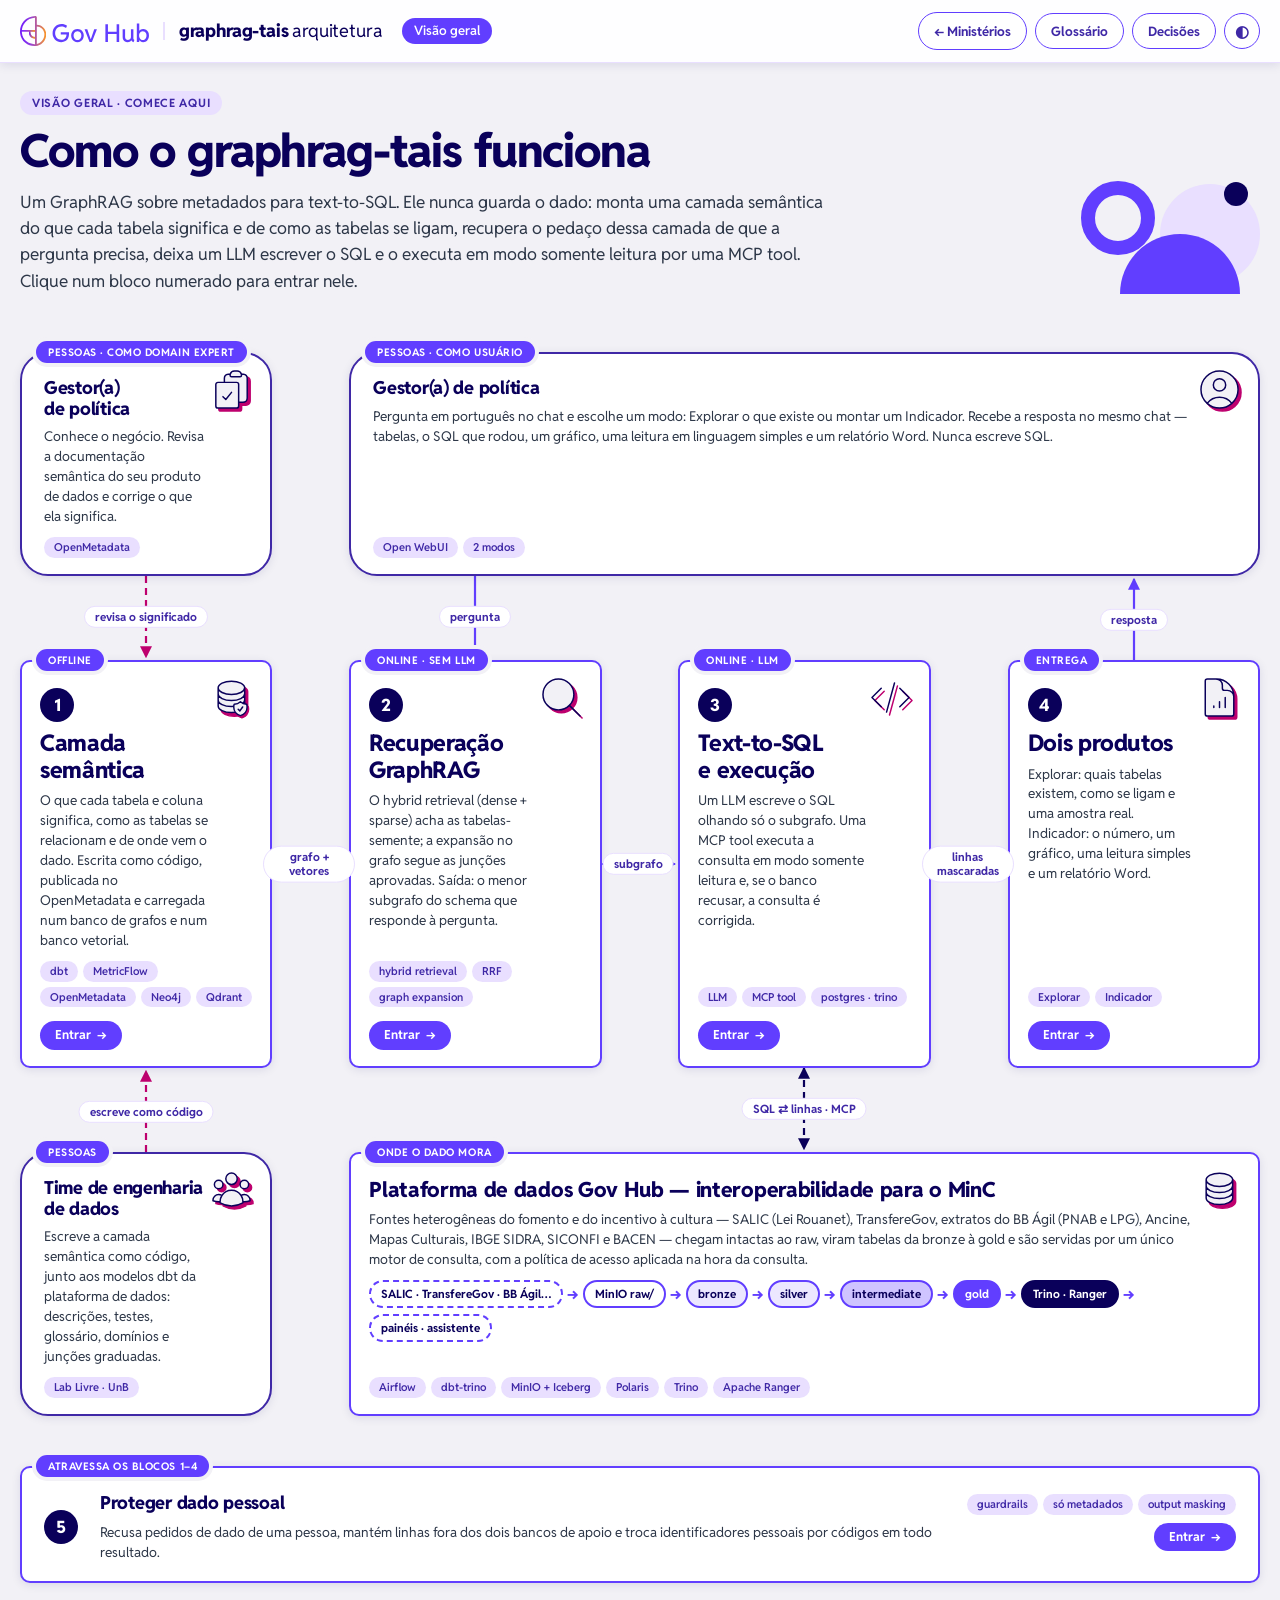
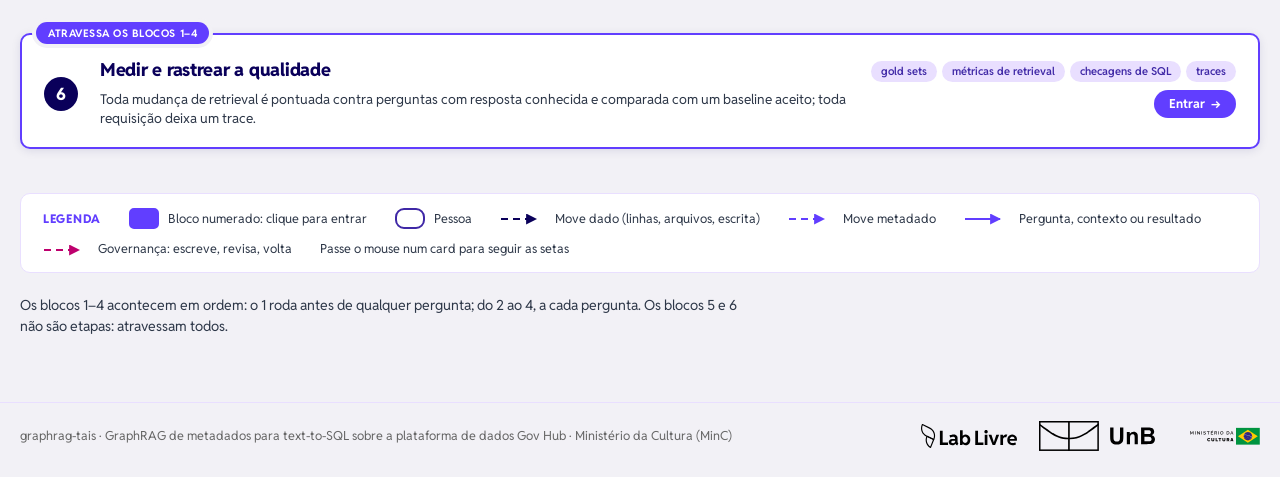
<file: docs/arquitetura/minc/index.html>
<!doctype html>
<html lang="pt-BR">
<head>
<meta charset="utf-8">
<meta name="viewport" content="width=device-width,initial-scale=1,viewport-fit=cover">
<title>Arquitetura graphrag-tais · MinC</title>
<link rel="preconnect" href="https://fonts.googleapis.com">
<link rel="preconnect" href="https://fonts.gstatic.com" crossorigin>
<link rel="stylesheet" href="https://fonts.googleapis.com/css2?family=Reddit+Sans:wght@400;500;600;700;800;900&display=swap">
<style>
/* Mapa da arquitetura do graphrag-tais em níveis: visão geral com seis blocos; cada bloco abre a
   vista de dentro dele. Setas calculadas a partir da posição real dos cards na grade.
   IDV Gov Hub, modo sóbrio (GovHub-skills/01-govhub): roxo #613EFF, navy #0A005A, claro #F2F1F6,
   acento #BE006E só em detalhe (pendência), Reddit Sans em tudo. Setas tipadas como na skill
   govhub-diagramas: exec, data, meta, flow, gov. */
:root{
  --bg:#F2F1F6; --paper:#FFFFFF; --ink:#0A005A; --text:#2D3748; --muted:#666666; --line:#E9DFFF;
  --purple:#613EFF; --purple-600:#5235D9; --purple-700:#3F28A6; --on-purple:#FFFFFF;
  --tint-1:rgba(97,62,255,.06); --tint-2:rgba(97,62,255,.12); --tint-3:rgba(97,62,255,.30);
  --accent:#BE006E; --gray:#9CA3AF;
  --shadow:0 2px 10px rgba(10,0,90,.10); --shadow-lg:0 8px 30px rgba(10,0,90,.16);
  /* papéis: no claro valem os tokens da IDV; o escuro troca só estes */
  --cta:#613EFF; --cta-hover:#5235D9; --card-border:var(--purple); --person-border:#3F28A6;
  --pilln-bg:#0A005A; --pilln-fg:#FFFFFF; --head-bg:#0A005A; --head-fg:#FFFFFF;
  --icon-bg:transparent; --zone-border:var(--purple); --zone-bg:var(--tint-1); --glow:none;
  --font:'Reddit Sans','Open Sans',-apple-system,'Segoe UI',Roboto,sans-serif;
  --mono:ui-monospace,'SF Mono',Menlo,Consolas,monospace;
  color-scheme:light;
}
@media (prefers-color-scheme:dark){:root:not([data-theme="light"]){
  --bg:#121217; --paper:#1B1B22; --ink:#F3F3F7; --text:#D4D4DD; --muted:#9696A6; --line:rgba(255,255,255,.09);
  --purple:#9A88FF; --purple-600:#AC9DFF; --purple-700:#C9BFFF; --on-purple:#FFFFFF;
  --tint-1:rgba(154,136,255,.04); --tint-2:rgba(154,136,255,.13); --tint-3:rgba(154,136,255,.28);
  --accent:#FF5BAA; --gray:#5C5C6B;
  --shadow:0 1px 0 rgba(255,255,255,.04) inset,0 6px 18px rgba(0,0,0,.35); --shadow-lg:0 1px 0 rgba(255,255,255,.05) inset,0 14px 34px rgba(0,0,0,.5);
  --cta:#613EFF; --cta-hover:#7356FF; --card-border:rgba(255,255,255,.11); --person-border:rgba(255,255,255,.2);
  --pilln-bg:#F2F1F6; --pilln-fg:#0A005A; --head-bg:#26262F; --head-fg:#FFFFFF;
  --icon-bg:#F2F1F6; --zone-border:rgba(154,136,255,.32); --zone-bg:rgba(255,255,255,.015);
  --glow:radial-gradient(1000px 460px at 88% -10%,rgba(97,62,255,.16),transparent 65%);
  color-scheme:dark}}
:root[data-theme="dark"]{
  --bg:#121217; --paper:#1B1B22; --ink:#F3F3F7; --text:#D4D4DD; --muted:#9696A6; --line:rgba(255,255,255,.09);
  --purple:#9A88FF; --purple-600:#AC9DFF; --purple-700:#C9BFFF; --on-purple:#FFFFFF;
  --tint-1:rgba(154,136,255,.04); --tint-2:rgba(154,136,255,.13); --tint-3:rgba(154,136,255,.28);
  --accent:#FF5BAA; --gray:#5C5C6B;
  --shadow:0 1px 0 rgba(255,255,255,.04) inset,0 6px 18px rgba(0,0,0,.35); --shadow-lg:0 1px 0 rgba(255,255,255,.05) inset,0 14px 34px rgba(0,0,0,.5);
  --cta:#613EFF; --cta-hover:#7356FF; --card-border:rgba(255,255,255,.11); --person-border:rgba(255,255,255,.2);
  --pilln-bg:#F2F1F6; --pilln-fg:#0A005A; --head-bg:#26262F; --head-fg:#FFFFFF;
  --icon-bg:#F2F1F6; --zone-border:rgba(154,136,255,.32); --zone-bg:rgba(255,255,255,.015);
  --glow:radial-gradient(1000px 460px at 88% -10%,rgba(97,62,255,.16),transparent 65%);
  color-scheme:dark}
.on-dark{display:none!important}
@media (prefers-color-scheme:dark){:root:not([data-theme="light"]){--icon-pad:5px}}
:root[data-theme="dark"]{--icon-pad:5px}
@media (prefers-color-scheme:dark){:root:not([data-theme="light"]) .on-dark{display:inline-block!important}:root:not([data-theme="light"]) .on-light{display:none!important}}
:root[data-theme="dark"] .on-dark{display:inline-block!important}
:root[data-theme="dark"] .on-light{display:none!important}

html,body{margin:0}
body{min-height:100vh;background:var(--glow),var(--bg);background-repeat:no-repeat;color:var(--text);font:15px/1.45 var(--font);-webkit-font-smoothing:antialiased}
[hidden]{display:none!important}
button{font:inherit;color:inherit;cursor:pointer}
:focus-visible{outline:3px solid var(--purple);outline-offset:3px}

/* Barra superior */
.bar{position:sticky;top:0;z-index:20;display:flex;flex-wrap:wrap;align-items:center;gap:10px 20px;padding:12px 20px;background:color-mix(in srgb,var(--paper) 92%,transparent);backdrop-filter:blur(10px);border-bottom:1.5px solid var(--line);box-shadow:var(--shadow)}
.brand{display:flex;align-items:center;gap:14px;min-width:0;border:0;background:none;padding:0}
.brand img{height:30px;width:auto}
.brand .prod{padding-left:14px;border-left:2px solid var(--line);font:400 18px/1 var(--font);color:var(--ink);letter-spacing:-.01em}
.brand .prod b{font-weight:800}
.crumbs{display:flex;flex-wrap:wrap;align-items:center;gap:6px;min-width:0;font:600 13px/1.2 var(--font)}
.crumbs button{border:0;background:none;padding:4px 2px;color:var(--purple-700);text-decoration:underline;text-underline-offset:3px}
.crumbs span[aria-current]{padding:5px 12px;background:var(--cta);color:#fff;border-radius:999px}
.crumbs i{font-style:normal;color:var(--muted)}
.tools{display:flex;flex-wrap:wrap;align-items:center;gap:8px;margin-left:auto}
.btn{display:inline-flex;align-items:center;gap:6px;height:36px;padding:0 15px;border:1.5px solid var(--purple);border-radius:999px;background:var(--paper);color:var(--purple-700);font:700 13px var(--font);white-space:nowrap}
.btn:hover{background:var(--tint-2)}
.btn[aria-pressed="true"],.btn.solid{background:var(--cta);border-color:var(--cta);color:#fff}
.btn.solid:hover{background:var(--cta-hover)}
.btn.icon{width:36px;padding:0;justify-content:center;font-size:16px}

/* Vista */
main{padding:28px 20px 30px}
.view{max-width:1480px;margin:0 auto}
.view.enter{animation:enter .38s cubic-bezier(.2,.8,.2,1) both;transform-origin:var(--ox,50%) var(--oy,0)}
.view.back{animation:back .3s ease both}
@keyframes enter{from{opacity:0;transform:scale(.9)}to{opacity:1;transform:none}}
@keyframes back{from{opacity:0;transform:scale(1.04)}to{opacity:1;transform:none}}
.vhead{position:relative;display:flex;flex-wrap:wrap;align-items:flex-end;justify-content:space-between;gap:16px 32px;margin:0 0 58px}
.vhead > div{min-width:0;max-width:820px}
.vkick{display:inline-block;margin:0 0 12px;padding:5px 12px;border-radius:999px;background:var(--line);color:var(--purple-700);font:700 11.5px/1.2 var(--font);letter-spacing:.06em;text-transform:uppercase}
.vhead h1{margin:0;font:800 46px/1.04 var(--font);letter-spacing:-.025em;color:var(--ink)}
.vhead h1 .n{display:inline-grid;place-items:center;width:52px;height:52px;margin-right:14px;border-radius:50%;background:var(--ink);color:var(--paper);font-size:28px;vertical-align:6px}
.vhead h1 .lt{font-weight:400}
.vlead{margin:14px 0 0;font:400 17px/1.55 var(--font);max-width:74ch}
.shapes{flex:none;width:200px;height:120px}
.shapes .p{fill:var(--cta)} .shapes .n{fill:var(--ink)} .shapes .r{fill:none;stroke:var(--purple);stroke-width:14} .shapes .s{fill:var(--line)}
.ask{display:flex;gap:14px;align-items:flex-start;max-width:600px;padding:14px 18px;border-radius:16px 16px 16px 4px;background:var(--paper);box-shadow:var(--shadow);border:1.5px solid var(--line)}
.ask .qm{font:800 46px/.8 var(--font);color:var(--accent)}
.ask b{display:block;font:700 11px/1.2 var(--font);letter-spacing:.08em;text-transform:uppercase;color:var(--purple-700);margin-bottom:4px}
.ask q{font:600 16px/1.4 var(--font);color:var(--ink)}
.ask q::before,.ask q::after{content:none}
.ask small{display:block;margin-top:6px;font:400 12.5px/1.4 var(--font);color:var(--muted)}

/* Grade, zonas e setas */
.board{--cg:clamp(56px,6vw,96px);position:relative;display:grid;gap:84px var(--cg);align-items:stretch}
.zone{position:absolute;z-index:0;border:2px solid var(--zone-border);border-radius:16px;background:var(--zone-bg);pointer-events:none}
.zone.dashed{border-style:dashed}
.zone .pill{left:20px;top:-15px;box-shadow:0 0 0 4px var(--bg)}
.wires{position:absolute;left:0;top:0;width:100%;height:100%;overflow:visible;pointer-events:none;z-index:1}
.wire{fill:none;stroke-width:2.2;transition:opacity .2s}
.w-exec{stroke:var(--ink)} .w-data{stroke:var(--ink);stroke-dasharray:7 5}
.w-meta{stroke:var(--purple);stroke-dasharray:7 5} .w-flow{stroke:var(--purple)}
.w-gov{stroke:var(--accent);stroke-dasharray:7 5}
.wire.on{stroke-width:3.6}
.wire.dim,.elabel.dim{opacity:.14}
.m-ink path{fill:var(--ink)} .m-pur path{fill:var(--purple)} .m-acc path{fill:var(--accent)}
.elabel{position:absolute;z-index:3;transform:translate(-50%,-50%);width:max-content;padding:3px 10px;background:var(--paper);border:1.5px solid var(--line);border-radius:999px;
  color:var(--purple-700);font:700 11.5px/1.25 var(--font);text-align:center;pointer-events:none;transition:opacity .2s}
.elabel.on{background:var(--cta);border-color:var(--cta);color:#fff}
.lane{align-self:end;display:flex;align-items:center;gap:10px;margin-bottom:-60px;font:700 11.5px/1.2 var(--font);letter-spacing:.08em;text-transform:uppercase;color:var(--purple-700)}
.lane::after{content:"";flex:1;border-top:2px dotted var(--line)}

/* Pílula (rótulo sobre a borda) */
.pill{position:absolute;top:-13px;left:14px;z-index:2;max-width:calc(100% - 28px);overflow:hidden;text-overflow:ellipsis;padding:5px 12px;border-radius:999px;background:var(--cta);color:#fff;
  font:700 10.5px/1.15 var(--font);letter-spacing:.05em;text-transform:uppercase;white-space:nowrap;box-shadow:0 0 0 4px var(--bg)}
.pill.navy{background:var(--pilln-bg);color:var(--pilln-fg)}
.pill.acc{background:var(--accent);color:#fff}
.pill.soft{background:var(--line);color:var(--purple-700)}

/* Cards */
.node{position:relative;z-index:2;display:flex;flex-direction:column;gap:8px;min-width:0;padding:24px 18px 16px;text-align:left;
  background:var(--paper);color:var(--text);border:2px solid var(--card-border);border-radius:10px;box-shadow:var(--shadow);transition:opacity .2s,transform .15s,box-shadow .15s}
button.node:hover{transform:translateY(-2px);box-shadow:var(--shadow-lg);border-color:var(--purple)}
.node.dim{opacity:.3}
.node.pin{outline:4px solid var(--accent);outline-offset:5px}
.node > span{display:block}
.ttl{font:800 18px/1.15 var(--font);letter-spacing:-.015em;color:var(--ink);text-wrap:balance}
.tx{font:400 13.5px/1.48 var(--font);color:var(--text)}
.ex{font:500 12.5px/1.42 var(--font);padding:7px 10px;border-radius:6px;background:var(--bg);color:var(--text)}
.ex b{font-weight:800;color:var(--purple-700)}
.tags{display:flex!important;flex-wrap:wrap;gap:5px;margin-top:auto;padding-top:2px}
.tag{display:inline-block;padding:3px 10px;border-radius:999px;background:var(--line);color:var(--purple-700);font:600 11px/1.35 var(--font)}
.tag.code{font:600 10.5px/1.4 var(--mono)}
.badge{display:inline-flex!important;align-self:flex-start;align-items:center;gap:6px;padding:3px 10px 3px 8px;border-radius:999px;font:800 10.5px/1.3 var(--font);letter-spacing:.05em;text-transform:uppercase}
.badge::before{content:"";width:7px;height:7px;border-radius:50%;background:currentColor}
.badge.det{background:var(--bg);color:var(--purple-700)}
.badge.llm{background:var(--ink);color:var(--paper)}
.badge.pend{background:var(--bg);color:var(--accent)}
.note{display:block;padding:8px 11px;border:1.5px dashed var(--accent);border-radius:6px;background:var(--bg);font:500 12px/1.4 var(--font);color:var(--text)}
.note b{color:var(--accent);font-weight:800}
.open{display:inline-flex!important;align-self:flex-start;align-items:center;gap:6px;margin-top:6px;padding:8px 15px;border-radius:999px;background:var(--cta);color:#fff;font:700 12.5px/1 var(--font)}
button.node:hover .open{background:var(--cta-hover)}
.ico{position:absolute;top:14px;right:14px;width:46px;height:46px;padding:var(--icon-pad,0);border-radius:12px;background:var(--icon-bg)}
.has-ico .ttl,.has-ico .tx{padding-right:44px}
.outs{display:none!important}
.num{display:inline-grid!important;place-items:center;width:34px;height:34px;border-radius:50%;background:var(--ink);color:var(--paper);font:800 17px/1 var(--font)}

.k-stage{border-width:2.5px;padding-top:26px}
.k-stage .ttl{font-size:23px}
.k-person{border-radius:28px;border-color:var(--person-border);padding-inline:22px}
.k-store{margin-top:16px;border-top-left-radius:0;border-top-right-radius:0;background:linear-gradient(var(--tint-1),var(--tint-1)),var(--paper)}
.k-store::before{content:"";position:absolute;left:-2px;right:-2px;top:-20px;height:22px;border:2px solid var(--card-border);border-bottom:0;border-radius:50%/100% 100% 0 0;background:var(--paper)}
.k-store .pill{top:-30px}
.k-store .ttl{font-size:21px}
#stage [data-id="s-exp"]{align-self:center}
.k-pend{border-style:dashed;border-color:var(--accent);box-shadow:none}
.k-goto{background:var(--cta);border-color:var(--cta);color:#fff;justify-content:center}
.k-goto .ttl,.k-goto .tx{color:#fff}
.k-goto .open{background:#fff;color:#3F28A6}
.k-band{display:grid;grid-template-columns:auto minmax(0,1fr) auto;column-gap:22px;align-items:center;margin-top:-34px;padding:24px 22px 18px}
.k-band > .num{grid-row:1 / span 2}
.k-band > .ttl,.k-band > .tx{grid-column:2}
.k-band > .tags{grid-column:3;grid-row:1;margin:0;justify-content:flex-end}
.k-band > .open{grid-column:3;grid-row:2;justify-self:end;margin:0}
.k-plat .ttl{font-size:21px}
.k-note{border:1.5px solid var(--line);box-shadow:none;background:var(--paper);align-self:start}
.k-fig{padding:26px 18px 14px}
.k-check .ttl{font-size:16px}

/* Listas e figuras dentro do card */
.doclist{display:flex!important;flex-direction:column;gap:0;margin-top:2px;border-top:1.5px solid var(--line)}
.doclist.grid{display:grid!important;grid-template-columns:repeat(3,minmax(0,1fr));column-gap:22px}
.doclist > span{display:grid;grid-template-columns:22px minmax(0,1fr);column-gap:8px;padding:7px 0;border-bottom:1px solid var(--line)}
.doclist i{grid-row:1 / span 2;width:22px;height:22px;border-radius:50%;background:var(--tint-2);color:var(--purple-700);display:grid;place-items:center;font:800 11px/1 var(--font);font-style:normal}
.doclist b{font:700 12.5px/1.3 var(--font);color:var(--ink)}
.doclist small{font:400 11.5px/1.35 var(--font);color:var(--muted)}
.kv{display:grid!important;grid-template-columns:auto minmax(0,1fr);gap:6px 10px;margin-top:2px;padding-top:8px;border-top:1.5px solid var(--line);font:400 12px/1.4 var(--font)}
.kv b{font:700 12px/1.4 var(--mono);color:var(--purple-700)}
.li{display:flex!important;flex-direction:column;gap:5px;margin-top:2px;padding-top:8px;border-top:1.5px solid var(--line);font:500 12px/1.4 var(--font)}
.li > span::before{content:"";display:inline-block;width:6px;height:6px;margin-right:7px;border-radius:50%;background:var(--purple);vertical-align:1px}
.layers{display:flex!important;flex-direction:column;gap:6px}
.ly{display:flex;align-items:baseline;gap:8px;padding:8px 11px;border:2px solid var(--card-border);border-radius:8px;font:400 12px/1.3 var(--font)}
.ly b{font:800 13px/1 var(--font);min-width:46px}
.ly.l1{background:var(--tint-2)} .ly.l2{background:var(--tint-3)} .ly.l3{background:var(--cta);border-color:var(--cta);color:#fff}
.pipe{display:flex!important;flex-wrap:wrap;align-items:center;gap:6px 4px;margin-top:2px}
.pp{padding:5px 10px;border:2px solid var(--card-border);border-radius:999px;background:var(--paper);font:700 11.5px/1.2 var(--font);color:var(--ink)}
.pp.src{border-style:dashed}
.pp.gate{border-color:var(--pilln-bg);background:var(--pilln-bg);color:var(--pilln-fg)}
.pp.l1{background:var(--tint-2)} .pp.l2{background:var(--tint-3)} .pp.l3{background:var(--cta);border-color:var(--cta);color:#fff}
.pipe .ar{color:var(--purple);font-weight:800}
.mg{display:flex!important;flex-direction:column;gap:6px;padding:9px 0 2px;border-top:1.5px solid var(--line)}
.mg > b{font:800 13px/1.2 var(--font);color:var(--ink)}
.mg > b i{font-style:normal;font-weight:400;color:var(--muted)}
.mg .tags{margin-top:0}
.fig{display:block;width:100%;height:auto;overflow:visible}
.fig text{font-family:var(--font);fill:var(--text)}
.fig .t{fill:var(--paper);stroke:var(--purple);stroke-width:2}
.fig .tf{fill:var(--cta)} .fig .tt{fill:var(--tint-2);stroke:var(--purple);stroke-width:2}
.fig .tg{fill:var(--paper);stroke:var(--gray);stroke-width:2;stroke-dasharray:5 4}
.fig .c{fill:var(--bg);stroke:var(--purple);stroke-width:1.5}
.fig .l{stroke:var(--purple);stroke-width:1.5}
.fig .row{fill:var(--paper);stroke:var(--line);stroke-width:1}
.fig .j{stroke:var(--purple);stroke-width:3;fill:none}
.fig .jg{stroke:var(--gray);stroke-width:2;stroke-dasharray:6 5;fill:none}
.fig .w{fill:#fff;font-weight:800} .fig .h{font-weight:800;fill:var(--ink)} .fig .g{fill:var(--gray)} .fig .p7{fill:var(--purple-700);font-weight:700}
.fig .mono{font-family:var(--mono)}
.fig .dot{fill:var(--accent)} .fig .key{fill:var(--purple)}
.figcard{display:flex!important;flex-direction:column;gap:4px;padding:10px 12px;border:1.5px dashed var(--card-border);border-radius:8px;background:var(--bg);font:400 11.5px/1.4 var(--font)}
.figcard b{font:700 11px/1.3 var(--mono);color:var(--ink)}
.figcard code{font:500 10.5px/1.4 var(--mono);color:var(--purple-700);overflow-wrap:anywhere}

/* Produtos (vista Entregar) */
.k-persona{padding:0;gap:0;overflow:hidden}
.phead{position:relative;display:flex;flex-direction:column;gap:8px;padding:22px 22px 18px;background:var(--head-bg);color:var(--head-fg)}
.phead .kk{font:700 11px/1.2 var(--font);letter-spacing:.07em;text-transform:uppercase;opacity:.8}
.phead .ttl{font:800 32px/1 var(--font);color:var(--head-fg)}
.phead .who{font:400 14px/1.45 var(--font)}
.tiles{display:grid;grid-template-columns:repeat(auto-fill,minmax(210px,1fr));gap:12px;padding:18px 20px 18px}
.tile{display:flex;flex-direction:column;gap:5px;padding:12px 13px 13px;text-align:left;border:1.5px solid var(--line);border-radius:10px;background:var(--tint-1);transition:transform .15s,box-shadow .15s,border-color .15s}
.tile:hover{transform:translateY(-2px);box-shadow:var(--shadow-lg);border-color:var(--purple)}
.tile img{width:38px;height:38px;padding:var(--icon-pad,0);border-radius:10px;background:var(--icon-bg)}
.tile b{font:800 15px/1.2 var(--font);color:var(--ink)}
.tile span{font:400 12.5px/1.42 var(--font)}
.tile .badge{margin-top:3px}
.pfoot{display:flex;flex-wrap:wrap;gap:6px;padding:0 20px 18px}

/* Legenda e rodapé */
.legend{display:flex;flex-wrap:wrap;align-items:center;gap:12px 28px;margin-top:44px;padding:14px 22px;border:1.5px solid var(--line);border-radius:10px;background:var(--paper);font:400 12.5px/1.3 var(--font)}
.legend > b{font:800 12px/1 var(--font);letter-spacing:.06em;text-transform:uppercase;color:var(--purple)}
.legend .it{display:flex;align-items:center;gap:9px}
.legend svg{width:46px;height:12px;overflow:visible;flex:none}
.legend .sw{width:26px;height:17px;border:2px solid var(--card-border);border-radius:5px;background:var(--paper);flex:none}
.legend .sw.store{border-radius:3px 3px 5px 5px;border-top-width:5px;background:var(--tint-1)}
.legend .sw.person{border-radius:9px;border-color:var(--purple-700)}
.legend .sw.pend{border-style:dashed;border-color:var(--accent)}
.legend .sw.go{background:var(--cta);border-color:var(--cta)}
.vfoot{display:flex;flex-wrap:wrap;align-items:center;justify-content:space-between;gap:14px;margin-top:22px}
.vfoot p{margin:0;max-width:80ch;font:400 14px/1.55 var(--font)}
.sib{display:flex;flex-wrap:wrap;gap:8px}
.site-foot{display:flex;flex-wrap:wrap;align-items:center;justify-content:space-between;gap:16px 30px;max-width:1480px;margin:34px auto 0;padding:18px 20px 26px;border-top:1.5px solid var(--line);font:400 12.5px/1.4 var(--font);color:var(--muted)}
.partners{display:flex;flex-wrap:wrap;align-items:center;gap:22px}
.partners img{height:30px;width:auto}
.partners img.lab{height:24px}

/* Painel lateral */
.panel{position:fixed;top:0;right:0;bottom:0;z-index:30;width:min(470px,100%);background:var(--paper);border-left:1.5px solid var(--line);overflow:auto;overscroll-behavior:contain;box-shadow:-10px 0 30px rgba(10,0,90,.14)}
.ph{position:sticky;top:0;display:flex;align-items:center;justify-content:space-between;gap:10px;padding:14px 20px;background:var(--head-bg);color:var(--head-fg);z-index:1}
.ph b{font:800 15px/1.2 var(--font);letter-spacing:.02em}
.ph .btn{background:transparent;border-color:var(--head-fg);color:var(--head-fg)}
.pb{padding:18px 24px 34px}
.d-eb{display:inline-block;margin:0 0 10px;padding:4px 11px;border-radius:999px;background:var(--line);color:var(--purple-700);font:700 11px/1.3 var(--font);letter-spacing:.05em;text-transform:uppercase}
.pb h2{margin:0 0 10px;font:800 25px/1.12 var(--font);letter-spacing:-.02em;color:var(--ink);text-wrap:balance}
.lead{margin:0 0 6px;font:400 15.5px/1.55 var(--font)}
.sec{margin-top:20px}
.sec h3{margin:0 0 8px;font:800 11.5px/1.2 var(--font);letter-spacing:.08em;text-transform:uppercase;color:var(--purple)}
.sec p{margin:0;font:400 14px/1.6 var(--font)}
.sec ul{margin:0;padding-left:18px;display:flex;flex-direction:column;gap:6px;font:400 14px/1.5 var(--font)}
.sec ul li::marker{color:var(--purple)}
.sec.warn{padding:12px 14px;border:1.5px dashed var(--accent);border-radius:8px;background:var(--bg)}
.sec.warn h3{color:var(--accent)}
.sec code,.codes code{font:600 12px var(--mono);background:var(--bg);border:1px solid var(--line);padding:2px 6px;border-radius:4px;overflow-wrap:anywhere;color:var(--purple-700)}
.codes{display:flex;flex-wrap:wrap;gap:6px}
.tbl{display:grid;grid-template-columns:auto 1fr;gap:7px 14px;font:400 13.5px/1.45 var(--font)}
.tbl b{font-weight:700;color:var(--ink)}
.mt{display:flex;flex-direction:column;gap:8px}
.mt div{padding:9px 12px;border-radius:8px;background:var(--bg)}
.mt b{display:block;font:700 13.5px/1.3 var(--font);color:var(--ink)}
.mt code{font:600 11px var(--mono);color:var(--purple-700)}
.mt span{display:block;font:400 13px/1.45 var(--font)}
.lk{display:flex;gap:10px;align-items:flex-start;width:100%;text-align:left;padding:9px 12px;margin-bottom:7px;border:1.5px solid var(--line);border-radius:8px;background:var(--paper)}
.lk:hover{border-color:var(--purple);box-shadow:var(--shadow)}
.lk .dir{font:800 14px/1.2 var(--font);width:16px;flex:none;color:var(--purple)}
.lk b{display:block;font:700 13.5px/1.3 var(--font);color:var(--ink)}
.lk small{display:block;font:400 12.5px/1.4 var(--font);color:var(--muted)}
.dgroup{margin-top:20px}
.dgroup h3{margin:0 0 9px;font:800 16px/1.2 var(--font);color:var(--ink)}
.dgroup.warn h3{color:var(--accent)}
.gl{margin:0;display:grid;gap:10px}
.gl div{padding-bottom:10px;border-bottom:1px solid var(--line)}
.gl dt{font:800 14.5px/1.3 var(--font);color:var(--ink)}
.gl dt span{font:400 12.5px var(--font);color:var(--muted);margin-left:6px}
.gl dd{margin:3px 0 0;font:400 13.5px/1.5 var(--font)}

/* Celular: a grade vira coluna e as setas viram linhas de texto embaixo de cada card */
@media (max-width:880px){
  .brand img{height:24px}.brand .prod{font-size:15px}
  .tools{margin-left:0}
  .crumbs{order:3;flex-basis:100%}
  .vhead h1{font-size:34px}.shapes{display:none}
  .board{display:flex!important;flex-direction:column;gap:30px}
  .wires,.elabel,.zone{display:none}
  .lane{margin:8px 0 -10px}
  .outs{display:flex!important;flex-direction:column;gap:3px;margin-top:4px;padding-top:8px;border-top:1.5px dashed var(--line);font:600 12px/1.35 var(--font);color:var(--purple-700)}
  .k-band{display:flex;margin-top:0}
  .k-store{margin-top:24px}
  .ico{width:38px;height:38px}
  .panel{top:auto;height:74%;width:100%;border-left:0;border-top:1.5px solid var(--line)}
}
@media (prefers-reduced-motion:reduce){.view.enter,.view.back{animation:none}.node,.tile,.wire{transition:none}button.node:hover,.tile:hover{transform:none}}
</style>
</head>
<body>
<header class="bar">
  <button class="brand" type="button" id="home" aria-label="Gov Hub graphrag-tais: voltar à visão geral">
    <img class="on-light" data-asset="logo-light" alt="Gov Hub">
    <img class="on-dark" data-asset="logo-dark" alt="Gov Hub">
    <span class="prod"><b>graphrag-tais</b> arquitetura</span>
  </button>
  <nav class="crumbs" id="crumbs" aria-label="Onde você está"></nav>
  <div class="tools">
    <a class="btn" href="../" style="text-decoration:none" title="Escolher outro ministério">← Ministérios</a>
    <button class="btn" id="bGloss" type="button">Glossário</button>
    <button class="btn" id="bDecs" type="button">Decisões</button>
    <button class="btn icon" id="bTheme" type="button" aria-label="Alternar tema claro ou escuro">◐</button>
  </div>
</header>

<main id="stage"></main>

<footer class="site-foot">
  <span>graphrag-tais · GraphRAG de metadados para text-to-SQL sobre a plataforma de dados Gov Hub · Ministério da Cultura (MinC)</span>
  <span class="partners">
    <img class="lab on-light" data-asset="lab-light" alt="Lab Livre"><img class="lab on-dark" data-asset="lab-dark" alt="Lab Livre">
    <img class="on-light" data-asset="unb-light" alt="UnB"><img class="on-dark" data-asset="unb-dark" alt="UnB">
    <img class="on-light" data-asset="minc-light" alt="Ministério da Cultura"><img class="on-dark" data-asset="minc-dark" alt="Ministério da Cultura">
  </span>
</footer>

<aside class="panel" id="drawer" hidden aria-label="Detalhes">
  <div class="ph"><b id="drawerKind">Detalhes</b><button class="btn icon" type="button" id="drawerClose" aria-label="Fechar">×</button></div>
  <div class="pb" id="drawerBody"></div>
</aside>

<script>
(() => {
'use strict';
// Logos (GovHub-skills/01-govhub/govhub-visual-identity/references/logo) e ícones sóbrios
// (GovHub-br/skills-assets, gov-hub/icons/*-sober.svg), embutidos para o arquivo abrir offline.
const ASSET = /*ASSETS*/{"logo-light":"[data-uri]","logo-dark":"[data-uri]","lab-light":"[data-uri]","lab-dark":"[data-uri]","unb-light":"[data-uri]","unb-dark":"[data-uri]","i:arrow-down-tray":"[data-uri]","i:arrow-path":"[data-uri]","i:beaker":"[data-uri]","i:book-open":"[data-uri]","i:chart-bar":"[data-uri]","i:chat-bubble-left-ellipsis":"[data-uri]","i:check-badge":"[data-uri]","i:clipboard-document-check":"[data-uri]","i:code-bracket":"[data-uri]","i:cube":"[data-uri]","i:database":"[data-uri]","i:document-chart-bar":"[data-uri]","i:document-text":"[data-uri]","i:eye-slash":"[data-uri]","i:folder-open":"[data-uri]","i:globe-americas":"[data-uri]","i:governance":"[data-uri]","i:help":"[data-uri]","i:ia":"[data-uri]","i:link":"[data-uri]","i:list-bullet":"[data-uri]","i:magnifying-glass":"[data-uri]","i:puzzle-piece":"[data-uri]","i:server-2":"[data-uri]","i:share":"[data-uri]","i:shield-check":"[data-uri]","i:squares-2x2":"[data-uri]","i:table-cells":"[data-uri]","i:tag":"[data-uri]","i:user-circle":"[data-uri]","i:user-group":"[data-uri]","i:workflow":"[data-uri]","minc-light":"[data-uri]","minc-dark":"[data-uri]"};

/* ---------- figuras ---------- */
const FIG = {
  layers:`<span class="layers"><span class="ly"><b>bronze</b>24 modelos · cópia fiel do raw</span><span class="ly l1"><b>silver</b>688 · limpa, tipa, deduplica</span><span class="ly l2"><b>interm.</b>2 · cruza fontes</span><span class="ly l3"><b>gold</b>14 · regra de negócio por produto</span></span>`,
  medallion:`<span class="pipe"><span class="pp src">SALIC · TransfereGov · BB Ágil…</span><span class="ar">→</span><span class="pp">MinIO raw/</span><span class="ar">→</span><span class="pp l1">bronze</span><span class="ar">→</span><span class="pp l1">silver</span><span class="ar">→</span><span class="pp l2">intermediate</span><span class="ar">→</span><span class="pp l3">gold</span><span class="ar">→</span><span class="pp gate">Trino · Ranger</span><span class="ar">→</span><span class="pp src">painéis · assistente</span></span>`,
  schema:`<svg class="fig" viewBox="0 0 560 250" role="img" aria-label="Pequena instância do grafo: sac__captacao.cgccpfmecena e sac__interessado.cgccpf são colunas com nomes diferentes que guardam o mesmo CPF ou CNPJ, ligadas por um SEMANTIC_JOIN; e uma tabela ilha">
    <g class="l"><path d="M100 58L190 136M100 58L30 150M100 58L96 180"/><path d="M460 58L370 136M460 58L530 150M460 58L464 180"/></g>
    <path class="j" d="M200 136L360 136" style="stroke:var(--accent)"/>
    <circle class="tf" cx="100" cy="58" r="24"/><circle class="tf" cx="460" cy="58" r="24"/><circle class="tt" cx="280" cy="214" r="17"/>
    <text class="w" x="100" y="62" text-anchor="middle" font-size="10">Tabela</text><text class="w" x="460" y="62" text-anchor="middle" font-size="10">Tabela</text><text class="p7" x="280" y="217" text-anchor="middle" font-size="8.5">Tabela</text>
    <text class="mono h" x="100" y="20" text-anchor="middle" font-size="10.5">sac__captacao</text>
    <text class="mono h" x="460" y="20" text-anchor="middle" font-size="10.5">sac__interessado</text>
    <circle class="c" cx="190" cy="136" r="10" style="stroke:var(--accent)"/><circle class="c" cx="370" cy="136" r="10" style="stroke:var(--accent)"/>
    <circle class="c" cx="30" cy="150" r="7"/><circle class="c" cx="96" cy="180" r="7"/><circle class="c" cx="530" cy="150" r="7"/><circle class="c" cx="464" cy="180" r="7"/>
    <text class="mono" x="190" y="166" text-anchor="middle" font-size="10.5" font-weight="700" style="fill:var(--accent)">cgccpfmecena</text><text class="mono" x="370" y="166" text-anchor="middle" font-size="10.5" font-weight="700" style="fill:var(--accent)">cgccpf</text>
    <text class="mono" x="30" y="170" text-anchor="middle" font-size="9.5">captacaoreal</text><text class="mono" x="96" y="200" text-anchor="middle" font-size="9.5">anoprojeto</text><text class="mono" x="530" y="170" text-anchor="middle" font-size="9.5">uf</text><text class="mono" x="464" y="200" text-anchor="middle" font-size="9.5">tipopessoa</text>
    <text class="p7" x="280" y="129" text-anchor="middle" font-size="9.5">SEMANTIC_JOIN</text>
    <text x="280" y="96" text-anchor="middle" font-size="10" font-weight="800" style="fill:var(--accent)">nomes diferentes,</text><text x="280" y="108" text-anchor="middle" font-size="10" font-weight="800" style="fill:var(--accent)">mesmo dado (CPF/CNPJ)</text>
    <text x="280" y="150" text-anchor="middle" font-size="9">testada pelo dbt</text><text x="280" y="161" text-anchor="middle" font-size="9">normaliza documento</text>
    <text class="p7" x="150" y="78" font-size="9">HAS_COLUMN</text>
    <text class="mono g" x="304" y="211" font-size="9.5">sac__vw_captacao_ano_uf</text><text class="mono g" x="304" y="223" font-size="9.5">ilha: sem junção aprovada</text></svg>`,
  card:`<span class="figcard" aria-hidden="true"><b>point · um card por tabela / coluna</b><span>texto: nome, descrição, colunas principais</span><code>denso   [0.12, −0.03, 0.41, … ] 1536-d</code><code>esparso {rouanet: 2.4, captacao: 1.8, uf: 1.1 …}</code><code>payload {node_id → Neo4j}</code></span>`,
  graphrag:`<svg class="fig" viewBox="0 0 1000 252" role="img" aria-label="Tabela-semente sac__captacao ligada pelo CPF/CNPJ do incentivador a sac__interessado; endereço, telefones e e-mail do interessado ficam fora do contexto">
    <text class="p7" x="40" y="22" font-size="12">① hybrid retrieval → nó-semente</text>
    <rect class="tf" x="40" y="32" width="270" height="34" rx="6"/><text class="w mono" x="54" y="54" font-size="12.5">sac__captacao</text>
    <rect class="row" x="40" y="66" width="270" height="26"/><circle class="key" cx="56" cy="79" r="4.5"/><text class="mono" x="68" y="83" font-size="12">cgccpfmecena</text>
    <rect class="row" x="40" y="92" width="270" height="26"/><circle class="dot" cx="56" cy="105" r="4.5"/><text class="mono" x="68" y="109" font-size="12">captacaoreal</text>
    <rect class="row" x="40" y="118" width="270" height="26"/><text class="mono" x="68" y="135" font-size="12">anoprojeto</text>
    <rect class="row" x="40" y="144" width="270" height="26"/><text class="mono" x="68" y="161" font-size="12">sequencial</text>
    <path class="j" d="M310 79H478"/>
    <text class="p7" x="394" y="70" text-anchor="middle" font-size="11.5">② SEMANTIC_JOIN</text>
    <text x="394" y="102" text-anchor="middle" font-size="10.5">cgccpfmecena = cgccpf</text><text x="394" y="116" text-anchor="middle" font-size="10.5">testada pelo dbt · elegível p/ SQL</text>
    <rect class="tt" x="478" y="32" width="250" height="34" rx="6"/><text class="h mono" x="492" y="54" font-size="12.5">sac__interessado</text>
    <rect class="row" x="478" y="66" width="250" height="26"/><circle class="key" cx="494" cy="79" r="4.5"/><text class="mono" x="506" y="83" font-size="12">cgccpf</text>
    <rect class="row" x="478" y="92" width="250" height="26"/><circle class="dot" cx="494" cy="105" r="4.5"/><text class="mono" x="506" y="109" font-size="12">uf</text>
    <rect class="row" x="478" y="118" width="250" height="26"/><text class="mono" x="506" y="135" font-size="12">tipopessoa</text>
    <rect class="row" x="478" y="144" width="250" height="26"/><text class="mono" x="506" y="161" font-size="12">cidade</text>
    <path class="jg" d="M728 79H818"/><text class="g" x="773" y="70" text-anchor="middle" font-size="10.5">③ poda</text><text class="g" x="773" y="102" text-anchor="middle" font-size="10.5">fora do</text><text class="g" x="773" y="116" text-anchor="middle" font-size="10.5">contexto</text>
    <rect class="tg" x="818" y="32" width="170" height="34" rx="6"/><text class="g" x="830" y="54" font-size="12">colunas podadas</text>
    <rect class="row" x="818" y="66" width="170" height="26"/><text class="g mono" x="830" y="83" font-size="12">endereco</text>
    <rect class="row" x="818" y="92" width="170" height="26"/><text class="g mono" x="830" y="109" font-size="12">telefonecelular</text>
    <rect class="row" x="818" y="118" width="170" height="26"/><text class="g mono" x="830" y="135" font-size="12">correioeletronico</text>
    <rect class="tf" x="40" y="204" width="16" height="14" rx="3"/><text x="64" y="216" font-size="11.5">tabela-semente (achada pelo hybrid retrieval)</text>
    <rect class="tt" x="356" y="204" width="16" height="14" rx="3"/><text x="380" y="216" font-size="11.5">trazida pela expansão no grafo</text>
    <rect class="tg" x="580" y="204" width="16" height="14" rx="3"/><text x="604" y="216" font-size="11.5">fica fora</text>
    <circle class="key" cx="690" cy="211" r="4.5"/><text x="702" y="216" font-size="11.5">chave de junção</text>
    <circle class="dot" cx="808" cy="211" r="4.5"/><text x="820" y="216" font-size="11.5">coluna da pergunta</text>
    <text class="g" x="40" y="244" font-size="10.5">Tabelas e junção reais do contrato semântico do MinC (gold set minc-business · rouanet-captacao-uf-incentivador). A escolha de colunas é ilustrativa.</text></svg>`,
};

/* ---------------------------------------------------------------------------
   Vistas. Nó: id, k (tipo), area, pill (papel técnico, sobre a borda), t (título), s (frase),
   ex (exemplo), tags, badge ([det|llm|pend, texto]), note, ico (ícone Gov Hub), fig, docs, kv,
   li, cards, go (vista para entrar), d (painel). Seta: a→b, l (rótulo), ty (exec|data|meta|flow|gov),
   both, s/t (lados), fa/fb (fração ao longo do lado), off (deslocamento), loop.
--------------------------------------------------------------------------- */
const VIEWS = {
home: {
  t:'Como o graphrag-tais funciona', kick:'Visão geral · comece aqui', shapes:true,
  lead:'Um GraphRAG sobre metadados para text-to-SQL. Ele nunca guarda o dado: monta uma camada semântica do que cada tabela significa e de como as tabelas se ligam, recupera o pedaço dessa camada de que a pergunta precisa, deixa um LLM escrever o SQL e o executa em modo somente leitura por uma MCP tool. Clique num bloco numerado para entrar nele.',
  cols:'repeat(4,minmax(0,1fr))',
  areas:['expert user user user','sem ret sql del','team plat plat plat','protect protect protect protect','measure measure measure measure'],
  nodes:[
    {id:'h-team',k:'person',area:'team',pill:'Pessoas',ico:'user-group',t:'Time de engenharia de dados',s:'Escreve a camada semântica como código, junto aos modelos dbt da plataforma de dados: descrições, testes, glossário, domínios e junções graduadas.',tags:['Lab Livre · UnB'],
     d:{faz:'Descreve tabelas e colunas com o que o perfil do dado mostrou, escreve testes e anota domínio, tier, dono e glossário nos schema.yml — um script aplica a mesma regra nos cerca de 670 itens. Perfila as chaves para graduar as junções e publica tudo no catálogo.',
        pq:['Governança como código: o que está nos arquivos é o que existe no catálogo. Edição feita só na tela do catálogo se perde na próxima sincronização — exceto as sugestões, que voltam como pull request.'],
        cod:['data-application-minc · dbt/minc/models/**/schema*.yml','scripts/anotar_openmetadata.py','scripts/perfilar_colunas.py']}},
    {id:'h-expert',k:'person',area:'expert',pill:'Pessoas · como domain expert',ico:'clipboard-document-check',t:'Gestor(a) de política',s:'Conhece o negócio. Revisa a documentação semântica do seu produto de dados e corrige o que ela significa.',tags:['OpenMetadata'],
     d:{faz:'Revisa descrições, termos do glossário e junções propostas do seu produto direto no OpenMetadata. Uma sugestão vira pull request no YAML, revisado pelo time de engenharia de dados; quando o PR fecha, a tarefa no catálogo fecha junto.',
        pq:['Decisão de reunião: “quem entende do negócio preenche e devolve”.','O time de dados escreve a camada semântica; o gestor valida o que ela significa. O LLM lê exatamente essas descrições antes de escrever o SQL, então um significado errado vira uma consulta errada.'],
        cod:['data-application-minc · .github/workflows/om-sugestao.yml','om-sugestao-fechar.yml','scripts/aplicar_sugestao.py']}},
    {id:'h-user',k:'person',area:'user',pill:'Pessoas · como usuário',ico:'user-circle',t:'Gestor(a) de política',s:'Pergunta em português no chat e escolhe um modo: Explorar o que existe ou montar um Indicador. Recebe a resposta no mesmo chat — tabelas, o SQL que rodou, um gráfico, uma leitura em linguagem simples e um relatório Word. Nunca escreve SQL.',tags:['Open WebUI','2 modos'],
     d:{faz:'Abre o chat (Open WebUI), escolhe Explorar ou Indicador no menu de modelos e pergunta, por exemplo, “Quanto foi captado na Lei Rouanet por UF em 2023?”.',
        pq:['Toda resposta é ancorada no catálogo: o assistente não consegue citar uma tabela que não existe.','Sem detecção automática de modo: um palpite errado seria invisível para a pessoa.']}},
    {id:'h-sem',k:'stage',area:'sem',n:1,pill:'Offline',ico:'governance',t:'Camada semântica',s:'O que cada tabela e coluna significa, como as tabelas se relacionam e de onde vem o dado. Escrita como código, publicada no OpenMetadata e carregada num banco de grafos e num banco vetorial.',tags:['dbt','MetricFlow','OpenMetadata','Neo4j','Qdrant'],go:'semantic'},
    {id:'h-ret',k:'stage',area:'ret',n:2,pill:'Online · sem LLM',ico:'magnifying-glass',t:'Recuperação GraphRAG',s:'O hybrid retrieval (dense + sparse) acha as tabelas-semente; a expansão no grafo segue as junções aprovadas. Saída: o menor subgrafo do schema que responde à pergunta.',tags:['hybrid retrieval','RRF','graph expansion'],go:'retrieval'},
    {id:'h-sql',k:'stage',area:'sql',n:3,pill:'Online · LLM',ico:'code-bracket',t:'Text-to-SQL e execução',s:'Um LLM escreve o SQL olhando só o subgrafo. Uma MCP tool executa a consulta em modo somente leitura e, se o banco recusar, a consulta é corrigida.',tags:['LLM','MCP tool','postgres · trino'],go:'sql'},
    {id:'h-del',k:'stage',area:'del',n:4,pill:'Entrega',ico:'document-chart-bar',t:'Dois produtos',s:'Explorar: quais tabelas existem, como se ligam e uma amostra real. Indicador: o número, um gráfico, uma leitura simples e um relatório Word.',tags:['Explorar','Indicador'],go:'deliver'},
    {id:'h-plat',k:'plat',area:'plat',pill:'Onde o dado mora',ico:'database',t:'Plataforma de dados Gov Hub — interoperabilidade para o MinC',s:'Fontes heterogêneas do fomento e do incentivo à cultura — SALIC (Lei Rouanet), TransfereGov, extratos do BB Ágil (PNAB e LPG), Ancine, Mapas Culturais, IBGE SIDRA, SICONFI e BACEN — chegam intactas ao raw, viram tabelas da bronze à gold e são servidas por um único motor de consulta, com a política de acesso aplicada na hora da consulta.',fig:'medallion',tags:['Airflow','dbt-trino','MinIO + Iceberg','Polaris','Trino','Apache Ranger'],
     d:{tbl:[['Raw imutável','O dado é guardado como chegou, em raw/<fonte>/<entidade>/ no MinIO, e nunca é sobrescrito: dá para auditar e reconstruir qualquer camada.'],['Uma responsabilidade por camada','bronze copia, silver limpa e tipa, intermediate cruza fontes e gold aplica a regra de negócio. Só a gold é separada por produto de dados.'],['Produtos de dados','Cultura em Números (por eixo e meta), SEFLI e Patrimônio Cultural: um schema gold por produto.'],['Chaves compartilhadas','CPF/CNPJ do agente cultural, PRONAC do projeto e código IBGE do município: as chaves que deixam cruzar SALIC, BB Ágil, TransfereGov e Ancine.'],['Catálogo Iceberg único','O Apache Polaris centraliza leitura e escrita das tabelas; os metadados do Iceberg ficam num PostgreSQL.'],['Política na consulta','O Apache Ranger aplica no Trino controle por linha e por coluna, mascaramento e auditoria, conforme o perfil de quem consulta.']],
        faz:'As DAGs do Airflow extraem das fontes e gravam no raw; o Trino carrega a bronze; o dbt (dbt-trino) monta silver, intermediate e gold como tabelas Iceberg no MinIO. A gold alimenta os indicadores oficiais; a silver é cedida para ciência de dados, IA e RAG. Todo acesso passa pelo Trino. O ambiente de hoje ainda roda o dbt sobre o PostgreSQL “dbanalytics”, que é o banco descrito no catálogo e consultado pelo assistente; a migração é incremental.',
        pq:['O assistente conhece só a descrição do dado; as linhas ficam aqui.','A premissa a vigiar: o catálogo precisa descrever o mesmo banco que executa o SQL. Ela já falhou uma vez, em silêncio, com 390 colunas numéricas do MinC sumindo no Trino (ADR-0019).'],
        cod:['data-application-minc · README.md (Arquitetura de dados)','docs/adr/0010-camadas-e-schemas-do-data-lakehouse.md','.claude/skills/arquitetura-lakehouse-minc/']}},
    {id:'h-protect',k:'band',area:'protect',n:5,pill:'Atravessa os blocos 1–4',t:'Proteger dado pessoal',s:'Recusa pedidos de dado de uma pessoa, mantém linhas fora dos dois bancos de apoio e troca identificadores pessoais por códigos em todo resultado.',tags:['guardrails','só metadados','output masking'],go:'protect'},
    {id:'h-measure',k:'band',area:'measure',n:6,pill:'Atravessa os blocos 1–4',t:'Medir e rastrear a qualidade',s:'Toda mudança de retrieval é pontuada contra perguntas com resposta conhecida e comparada com um baseline aceito; toda requisição deixa um trace.',tags:['gold sets','métricas de retrieval','checagens de SQL','traces'],go:'measure'},
  ],
  edges:[
    {a:'h-expert',b:'h-sem',l:'revisa o significado',ty:'gov'},
    {a:'h-team',b:'h-sem',l:'escreve como código',ty:'gov'},
    {a:'h-sem',b:'h-ret',l:'grafo + vetores',ty:'meta'},
    {a:'h-user',b:'h-ret',l:'pergunta',ty:'flow'},
    {a:'h-ret',b:'h-sql',l:'subgrafo',ty:'flow'},
    {a:'h-sql',b:'h-plat',l:'SQL ⇄ linhas · MCP',ty:'data',both:true},
    {a:'h-sql',b:'h-del',l:'linhas mascaradas',ty:'data'},
    {a:'h-del',b:'h-user',l:'resposta',ty:'flow'},
  ],
  foot:'Os blocos 1–4 acontecem em ordem: o 1 roda antes de qualquer pergunta; do 2 ao 4, a cada pergunta. Os blocos 5 e 6 não são etapas: atravessam todos.'
},

semantic: {
  n:1, t:'Camada semântica', lt:'', kick:'Offline · montada antes de qualquer pergunta',
  lead:'O significado do dado, escrito como código. O time de dados o declara junto aos modelos dbt; ele é publicado no OpenMetadata, a fonte única da verdade; uma ingestão determinística o carrega em dois bancos feitos para o retrieval — um banco de grafos e um banco vetorial.',
  cols:'repeat(5,minmax(0,1fr))', cg:'56px', rg:'118px',
  areas:['dbt docs gov joins metric','om om om om exp','. load load load .','neo neo qdr qdr snote'],
  zones:[{t:'1.1 · Escrito como código · projeto dbt “minc”',n:['s-dbt','s-docs','s-gov','s-joins','s-metric']},{t:'1.2 · Catálogo',n:['s-om','s-exp']},{t:'1.3 · Armazenamento para o retrieval',n:['s-load','s-neo','s-qdr','s-snote']}],
  nodes:[
    {id:'s-dbt',k:'node',area:'dbt',pill:'modelos dbt',t:'Camadas medalhão',s:'A camada semântica é declarada junto de cada modelo, no mesmo pull request que o altera.',fig:'layers',tags:['728 modelos','dbt-trino'],
     d:{faz:'bronze é cópia fiel do raw: não tipa, não agrega, não remove registro. silver limpa, tipa, deduplica e normaliza, sem cruzar fontes. intermediate cruza fontes e concentra transformações reusáveis. gold aplica a regra de negócio final, com um schema por produto de dados. A silver é a camada cedida para IA e RAG; a gold é o consumo oficial.',cod:['dbt/minc/dbt_project.yml','docs/adr/0010-camadas-e-schemas-do-data-lakehouse.md']}},
    {id:'s-docs',k:'node',area:'docs',pill:'schema.yml',t:'Descrições, testes e grão',s:'Cada tabela e coluna descrita em português, com o que o perfil do dado mostrou; testes do dbt que viram fatos no catálogo; o grão de cada tabela medido no Trino.',tags:['99% das tabelas descritas','95% das colunas','grão medido'],
     d:{faz:'A descrição da coluna faz dois trabalhos: o retrieval a compara com a pergunta, e o LLM a lê antes de escrever o SQL. O grão — o que uma linha representa — é medido com contagem exata via Trino e publicado como propriedade da tabela, por exemplo “997.511 chaves distintas em 997.756 linhas”.',
        pq:['Descrição que diz o que o dado mostrou — “CPF em 358.844 recibos, CNPJ em 309.921” — evita que o LLM adivinhe o formato da coluna.'],
        cod:['dbt/minc/models/salic/schema_*.yml','scripts/perfilar_colunas.py','scripts/perfilar_padroes.py']}},
    {id:'s-gov',k:'node',area:'gov',pill:'anotação · domínios',t:'Governança como código',s:'Domínio, tier, dono e glossário anotados em cada schema.yml por um script idempotente, com a mesma regra em todos os arquivos. Colunas pessoais recebem a tag PII.',tags:['domínio Cultura','5 subdomínios','PII.Sensitive'],
     d:{tbl:[['Cultura.Incentivo Fiscal','Lei Rouanet no SALIC: projetos, captação, incentivadores'],['Cultura.Fomento Direto','PNAB, LPG e o pagamento ao agente cultural'],['Cultura.Repasse Federativo','transferências a estados e municípios (TransfereGov)'],['Cultura.Cadastro Cultural','agentes e espaços culturais (Mapas Culturais)'],['Cultura.Indicadores','deflator do BACEN e catálogo do IBGE SIDRA']],
        pq:['Dono único dos modelos: minc-data-engineering. A tag PII.Sensitive de cada coluna também alimenta a lista de mascaramento do assistente (bloco 5).'],cod:['scripts/anotar_openmetadata.py','scripts/classificar_pii.py']}},
    {id:'s-metric',k:'node',area:'metric',pill:'MetricFlow',t:'Métricas e regras de negócio',s:'A camada semântica de indicadores do dbt: medidas, dimensões e métricas declaradas uma vez sobre a gold do Cultura em Números e reusadas por painéis e pelo assistente.',tags:['3 semantic models','12 métricas','Meta 3 · cotas'],
     d:{faz:'Formaliza as metas de cotas da PNAB e da LPG: participação no valor pago de agentes negros (meta de 25%), indígenas (10%), pessoas com deficiência (5%) e de território vulnerabilizado (20%, só LPG), sobre o denominador de pagamentos elegíveis. Assim o LLM reusa uma métrica conferida em vez de derivá-la de novo.',
        cod:['data_products/cultura_em_numeros/semantic_models_meta3.yml','data_products/cultura_em_numeros/metrics_meta3.yml']}},
    {id:'s-joins',k:'node',area:'joins',pill:'perfil de chaves',t:'Junções graduadas → contrato semântico',s:'Perfila chaves compartilhadas entre tabelas só com contagens agregadas e gradua cada junção: testada pelo dbt, validada por agregados ou candidata.',tags:['192 testadas','32 validadas','479 candidatas'],
     d:{faz:'Cada relação leva chave de negócio, regra de junção, cardinalidade, confiança e evidência, e é publicada por tabela como custom property (mincSemanticRelationships). A regra é normalized_exact: a chave é comparada depois de um de quatro normalizadores — inteiro, texto, documento (CPF/CNPJ com zero à esquerda) e IBGE (código de 6 ou 7 dígitos). Relação nunca vira linhagem.',
        pq:['Só as validadas entram no grafo: 224 relações, 104 pares de tabelas. As 479 candidatas ficam de fora por contrato.','70% das tabelas não têm junção aprovada. No MinC, o que decide a qualidade é o grão e a precisão do retrieval, mais do que a expansão.'],
        cod:['OpenMetadata · mincSemanticRelationships, mincRelatedTables, mincTableGrain','graphrag-tais · docs/20260908-plano-escopo-minc.md']}},
    {id:'s-om',k:'store',area:'om',pill:'Fonte única da verdade',ico:'folder-open',t:'OpenMetadata',docsGrid:true,s:'Tudo acima é publicado aqui, no service MinC, database dbanalytics. O assistente lê só daqui. Nove tipos de documentação:',
     docs:[['Descrições','tabelas e colunas'],['Glossário','termos de negócio → colunas'],['Domínios e produtos','Cultura › Incentivo Fiscal, Fomento Direto…'],['Linhagem','de tabela e de coluna'],['Restrições e testes','chaves e junções testadas'],['Tier · tags','por camada'],['Relações semânticas','junções graduadas (custom property)'],['Grão da tabela','medido no Trino (custom property)'],['Dono e classificação PII','minc-data-engineering · PII.Sensitive']],
     tags:['OpenMetadata 1.12','408 tabelas','3.957 colunas'],
     d:{faz:'O service MinC tem duas databases; só a dbanalytics tem camada semântica. Das 15 schemas dela, 8 têm anotação — salic (383 tabelas), agentes, transferegov, bbagil e ibge_sidra, mais as bronze correspondentes — e são essas que o assistente carrega.',
        pq:['Decisão de reunião: nenhum pipeline escreve direto no Qdrant ou no Neo4j; tudo passa pelo catálogo.'],
        cod:['OM_SERVICE=MinC · OM_DATABASE=dbanalytics','OM_RELATIONSHIP_ADAPTER=minc_markdown_v1']}},
    {id:'s-exp',k:'person',area:'exp',pill:'Pessoas · como domain expert',t:'Gestor(a) de política',s:'É dono(a) do produto de dados e revisa sua documentação semântica no catálogo. Uma descrição sugerida vira pull request no YAML, revisado pelo time de dados; a tarefa no catálogo fecha junto.',
     d:{faz:'repository_dispatch (om-sugestao-descricao) → o workflow om-sugestao.yml edita só o campo sugerido no schema.yml e abre o PR; o om-sugestao-fechar.yml fecha a tarefa no OpenMetadata quando o PR fecha.',cod:['.github/workflows/om-sugestao.yml','.github/workflows/om-sugestao-fechar.yml','scripts/aplicar_sugestao.py']}},
    {id:'s-snote',k:'note',area:'snote',pill:'O que os bancos guardam',t:'Só metadados, nunca linhas',s:'Os dois bancos são montados só a partir do catálogo. Podem ser apagados e reconstruídos a qualquer momento a partir do OpenMetadata.',
     kv:[['guarda','nomes de tabela e coluna, descrições, tipos, chaves, junções graduadas, linha de grão, domínio'],['nunca guarda','linhas, amostras, valores distintos, estatísticas de valor, SQL com literais']],tags:['reconstruível','ADR-0011']},
    {id:'s-load',k:'node',area:'load',pill:'Ingestão · determinística',t:'Carregar os bancos',s:'Lê o catálogo pela API REST, mantém só as junções aprovadas, grava o grafo primeiro e os vetores só depois que o grafo confirma.',badge:['det','Sem LLM'],tags:['POST /ingest/run','GraphWriteGate','minc_markdown_v1'],
     d:{faz:'O adapter minc_markdown_v1 lê as relações em Markdown — a mesma gramática do MCid, com o identificador do MinC. Uma linha malformada aborta a carga. Candidatas são descartadas; tabela sem descrição é lida e descartada.',cod:['src/rag/pipelines/ingest/ingest_pipeline.py','src/rag/components/sources/relationship_adapters.py']}},
    {id:'s-neo',k:'store',area:'neo',pill:'Armazenamento · banco de grafos',ico:'share',t:'Neo4j 5',s:'Tabelas e colunas são nós; junções são arestas que carregam a evidência. É isso que o “graph” do GraphRAG percorre.',fig:'schema',ex:'cgccpfmecena e cgccpf guardam o mesmo CPF ou CNPJ com nomes diferentes. Nenhuma comparação de nomes acharia essa junção; a aresta SEMANTIC_JOIN a registra, com a evidência.',tags:['4.365 nós','~112 SEMANTIC_JOIN','Cypher'],
     d:{num:['408 tabelas · 3.957 colunas','287 de 408 tabelas sem junção aprovada: respondidas de uma tabela só, de propósito','25 componentes conexos; hubs tabelas__orgaos (12 junções) e sac__tbprogramarouanet (11)'],cod:['src/rag/components/graphstore/']}},
    {id:'s-qdr',k:'store',area:'qdr',pill:'Armazenamento · banco vetorial',ico:'server-2',t:'Qdrant 1.15',s:'Um card de texto por tabela e coluna, indexado duas vezes: um vetor denso para o significado e um vetor esparso para as palavras exatas.',fig:'card',tags:['4.365 points','só descrições'],
     d:{faz:'Denso: embeddings gte-qwen2-1.5B-instruct via Ollama, no servidor do próprio laboratório (1.536 dimensões). Esparso: BM25 para português (fastembed). O payload de cada point guarda o node_id da mesma tabela ou coluna no Neo4j.',pq:['Pôr o grão no texto do card piorou o ranking (MRR 0,875 → 0,792): o grão vai para o contexto do LLM, não para a busca.'],cod:['src/rag/components/converters/graph_card_builder.py']}},
  ],
  edges:[
    {a:'s-dbt',b:'s-om',l:'manifest + linhagem',ty:'meta'},
    {a:'s-docs',b:'s-om',l:'descrições + testes',ty:'meta'},
    {a:'s-gov',b:'s-om',l:'domínio + glossário',ty:'meta'},
    {a:'s-joins',b:'s-om',l:'junções graduadas',ty:'meta'},
    {a:'s-metric',b:'s-om',l:'métricas',ty:'meta'},
    {a:'s-exp',b:'s-om',l:'sugere → PR',ty:'gov'},
    {a:'s-om',b:'s-load',l:'API REST',ty:'meta'},
    {a:'s-load',b:'s-neo',l:'1º · grafo',ty:'data'},
    {a:'s-load',b:'s-qdr',l:'2º · vetores',ty:'data'},
  ],
  foot:'Por que dois bancos: o banco vetorial acha uma tabela a partir de palavras soltas; o banco de grafos responde “com o que dá para combinar isto”. Nenhum dos dois guarda uma única linha de dado.'
},

retrieval: {
  n:2, t:'Recuperação GraphRAG', kick:'Online · determinístico · sem LLM',
  lead:'O retrieval transforma a pergunta no menor pedaço do schema capaz de respondê-la. Duas buscas rodam no banco vetorial, os rankings são fundidos, as vencedoras viram nós-semente no banco de grafos e o grafo acrescenta o que pode ser ligado a elas. Mesma pergunta, mesmo subgrafo.',
  ask:{q:'Qual o total captado na Lei Rouanet por UF do incentivador?',n:'Pergunta real do gold set de negócio do MinC. Tem dois caminhos certos: uma tabela já pronta, ou duas tabelas ligadas pelo CPF/CNPJ do incentivador — o caminho seguido aqui.'},
  cols:'repeat(5,minmax(0,1fr))',
  areas:['guard dense fuse expand ctx','guard sparse fuse expand ctx','fig fig fig fig out'],
  nodes:[
    {id:'r-guard',k:'node',area:'guard',pill:'2.0 · Guardrail',t:'Checar a pergunta',s:'Recusa pedido de dado de uma pessoa específica, ou fora do escopo, antes de qualquer busca. Pergunta barrada não custa nada.',ex:'Passa: pergunta pela UF, não por quem é o incentivador.',badge:['det','Regras'],tags:['policy.py'],
     d:{faz:'Quatro veredictos: pedido de dado pessoal, “você acessa o banco?”, fora do escopo e “o que você faz?”. O filtro de dado pessoal lê termo + contexto: “quais tabelas têm CPF?” e agregações passam; “liste os CPFs de…” é recusado. CNPJ de empresa, sozinho, não bloqueia.',num:['Validado em 31/08: 50 chamadas reais ao chat, nos dois modos, 50/50'],cod:['src/rag/guardrails/policy.py']}},
    {id:'r-dense',k:'node',area:'dense',pill:'2.1 · Dense retrieval',t:'Busca por significado',s:'A pergunta vira um embedding e é comparada com o embedding de cada card. Acha paráfrases e sinônimos.',ex:'“incentivador” ≈ “mecenas”: a coluna cgccpfmecena é descrita como o CPF ou CNPJ do incentivador',tags:['embeddings','gte-qwen2-1.5B · Ollama','cosseno'],
     d:{faz:'Modelo instruct multilíngue servido on-prem pelo Ollama (1.536 dimensões). Para gerar o embedding, a pergunta não sai da rede do laboratório.',cod:['src/rag/components/embedders/']}},
    {id:'r-sparse',k:'node',area:'sparse',pill:'2.2 · Sparse retrieval',t:'Busca por palavra exata',s:'Casamento de termos com BM25 ajustado para o português. Pega siglas e códigos que a busca por significado borra.',ex:'“Rouanet”, “UF”, “captado”',tags:['BM25 pt-BR','fastembed'],
     d:{num:['BM25 em português no lugar do SPLADE em inglês: nDCG do canal esparso +23% (12/08)']}},
    {id:'r-fuse',k:'node',area:'fuse',pill:'2.3 · Hybrid retrieval',t:'Fundir os dois rankings',s:'O Reciprocal Rank Fusion junta as duas listas; um desempate estável deixa o top-5 determinístico. Essas viram os nós-semente.',ex:'Semente: sac__captacao',tags:['RRF','pool 30 → top-5','filtro de escopo'],
     d:{faz:'DeterministicHybridRetriever: filtro por scope_id (só o MinC), pool de 30 candidatos, corte estável por (−score, node_id). Top-5 idêntico entre execuções.',cod:['src/rag/components/retrievers/qdrant_hybrid_retriever.py']}},
    {id:'r-expand',k:'node',area:'expand',pill:'2.4 · Graph expansion',t:'Caminhar no grafo',s:'O node_id de cada semente aponta para o Neo4j. Da coluna, sobe para a tabela e segue SEMANTIC_JOIN por um salto — só junção elegível para SQL traz tabela nova.',ex:'cgccpfmecena = cgccpf (testada pelo dbt) → entra sac__interessado',tags:['Neo4j · Cypher','1 salto','modo evidence'],
     d:{faz:'EXPANSION_MODE=evidence: um vizinho só entra se também for semente ou se estiver atrás de uma junção elegível.',num:['prompt p95: 35.310 → 16.826 caracteres (−52%)','latência p95: 745 → 216 ms (−71%)','suficiência estrutural e recall de junções elegíveis mantidos em 1,0'],cod:['src/rag/components/retrievers/neo4j_subgraph_retriever.py']}},
    {id:'r-ctx',k:'node',area:'ctx',pill:'2.5 · Serialização',t:'Podar e serializar',s:'Mantém chaves, chaves de junção, colunas-semente e colunas que casam com a pergunta; escreve um DDL compacto por tabela: propósito, grão, colunas e junções aprovadas.',ex:'Duas tabelas e um JOIN pelo documento vão para o LLM; endereço, telefones e e-mail ficam de fora.',tags:['≤ 6 tabelas','≤ 25 colunas cada','linha de grão'],
     d:{faz:'Cada junção vai rotulada como “JOIN direto” ou “exige normalização”. Até aqui não há LLM; daqui em diante, há.'}},
    {id:'r-fig',k:'fig',area:'fig',pill:'GraphRAG em uma figura',fig:'graphrag',t:'',
     d:{faz:'A busca sozinha traria a tabela de captação, mas não a UF do incentivador, que mora no cadastro de interessados. O grafo sabe que as duas compartilham o CPF/CNPJ, mesmo com nomes de coluna diferentes, e acrescenta a segunda — e para por aí.'}},
    {id:'r-out',k:'goto',area:'out',pill:'Próximo',t:'3 · Text-to-SQL',s:'O subgrafo vira o contexto do LLM.',go:'sql'},
  ],
  edges:[
    {a:'r-guard',b:'r-dense',ty:'flow'},{a:'r-guard',b:'r-sparse',ty:'flow'},
    {a:'r-dense',b:'r-fuse',l:'ranking',ty:'flow'},{a:'r-sparse',b:'r-fuse',l:'ranking',ty:'flow'},
    {a:'r-fuse',b:'r-expand',l:'5 sementes',ty:'flow'},{a:'r-expand',b:'r-ctx',l:'subgrafo',ty:'flow'},
    {a:'r-ctx',b:'r-out',l:'contexto',ty:'flow'},
  ],
  foot:'O modo Explorar reusa 2.0–2.3 com uma rede mais larga (top 15 em vez de 5), expande para todos os vizinhos e acrescenta um panorama determinístico dos domínios para “quais dados vocês têm?”.'
},

sql: {
  n:3, t:'Text-to-SQL e execução', kick:'Online · LLM + MCP tool',
  lead:'Daqui em diante um LLM escreve. Ele só vê o subgrafo. O banco é alcançado por uma MCP tool: o servidor guarda a credencial, executa a consulta em modo somente leitura e devolve o erro como texto, para que a consulta possa ser corrigida.',
  ask:{q:'Qual o total captado na Lei Rouanet por UF do incentivador?',n:'Continua o exemplo do bloco 2.'},
  cols:'repeat(4,minmax(0,1fr))',
  areas:['ctx llm mcp db','note note agent mask','note note . out'],
  nodes:[
    {id:'q-ctx',k:'node',area:'ctx',pill:'De 2.5',t:'Contexto',s:'A pergunta mais o DDL compacto do subgrafo e suas junções aprovadas.',tags:['2 tabelas','1 JOIN']},
    {id:'q-llm',k:'node',area:'llm',pill:'3.1 · Text-to-SQL',t:'O LLM escreve o SQL',s:'Um prompt por tarefa, versionado em Markdown. Devolve JSON: explicação, SQL, intenção, ou uma recusa quando o dado não existe.',badge:['llm','LLM'],ex:'Liga captação e interessado pelo documento, soma captacaoreal e agrupa por uf.',tags:['dialeto PostgreSQL','saída JSON'],
     d:{pq:['A correção para uma junção não declarada é declará-la no catálogo, não apertar o prompt.','As regras de dialeto são texto no prompt: trocar de backend é trocar o prompt também.'],cod:['src/rag/prompts/query_system.md']}},
    {id:'q-mcp',k:'node',area:'mcp',pill:'3.2 · MCP tool',ico:'puzzle-piece',t:'Executar por um servidor MCP',s:'O assistente nunca guarda senha de banco: ele chama uma tool exposta por um servidor MCP. Mesmo contrato, dois servidores:',
     kv:[['postgres-mcp','execute_sql(sql) · SSE · túnel SSH · padrão'],['trino-mcp','execute_query(query) · streamable HTTP · hml_analytics · profile']],tags:['Model Context Protocol','somente leitura','≤ 1.000 linhas'],
     d:{faz:'Primeiro uma chamada direta, sem LLM (MCP_DIRECT_FIRST). O backend é configuração: SQL_MCP_URL, transporte, nome da tool, nome do argumento e SQL_DIALECT. O postgres-mcp (crystaldba) roda em modo restrito atrás de um túnel SSH mantido por um container próprio; o trino-mcp fica disponível para comparação explícita.',
        pq:['Volta ao postgres-mcp em setembro (ADR-0019): no escopo do MinC, o Trino descartava em silêncio 390 colunas numeric sem precisão declarada — toda coluna de valor em dinheiro, em 34% das tabelas.','Validado depois da volta: SUM(valor) em agentes.eventos_fomento responde (Rouanet: R$ 35,5 bi).'],
        cod:['src/rag/components/executors/mcp_sql_executor.py','docker-compose.yaml · postgres-tunnel, postgres-mcp, trino-mcp','docs/adr/0017 · 0019']}},
    {id:'q-db',k:'store',area:'db',pill:'Banco analítico',ico:'database',t:'PostgreSQL “dbanalytics”',s:'As linhas de verdade, na plataforma de dados do MinC — o mesmo banco que o catálogo descreve.',tags:['somente leitura','túnel SSH']},
    {id:'q-agent',k:'node',area:'agent',pill:'3.3 · Loop de correção',t:'Corrigir e tentar de novo',s:'Se o banco recusa a consulta, um Haystack Agent com o MCP toolset lê o erro, corrige o SQL contra o mesmo schema e chama a tool de novo.',badge:['llm','LLM só no erro'],tags:['Haystack Agent','MCPToolset','AGENT_MAX_STEPS'],
     d:{pq:['Erro de execução fica fora da resposta (decisão de produto, 19/08): vai para o log e para o trace.','A saída da tool é mascarada antes de o agente ler — ele corrige pela mensagem de erro e nunca precisa dos valores. Num catálogo do tamanho do MinC, errar SQL não é raro, então a correção fica ligada.']}},
    {id:'q-mask',k:'node',area:'mask',pill:'3.4 · Output masking',t:'Mascarar identificadores pessoais',s:'Colunas da lista de sensíveis viram códigos HMAC estáveis antes que qualquer pessoa ou LLM veja as linhas. Agregação nunca é mascarada.',badge:['det','Sem LLM'],tags:['161 tabelas · 212 colunas','origem da coluna via sqlglot','HMAC + pepper'],
     d:{faz:'Mora no executor, o único lugar por onde passa linha real. A lista é gerada do inventário de PII do projeto dbt do MinC (tags PII.Sensitive): cgccpfmecena, por exemplo, sai como um código do tipo #a3f9c1d20b, mas COUNT(DISTINCT cgccpfmecena) continua contando incentivadores. Alias e CAST carregam a sensibilidade; na dúvida, mascara.',
        cod:['src/rag/sensitivity/','config/sensitive_columns.yml','docs/adr/0018-mascaramento-de-dado-sensivel-na-saida.md']}},
    {id:'q-note',k:'note',area:'note',pill:'Por que assim',t:'A credencial fica com a tool',s:'O container do assistente não tem credencial de banco nenhuma; só o servidor MCP tem. A execução é somente leitura por construção: o postgres-mcp roda em modo restrito e o trino-mcp é só leitura. Resultado acima de 1.000 linhas é cortado e a resposta avisa.',
     li:['O mesmo executor serve as duas personas','Chamada direta primeiro; o LLM só entra para corrigir','Erros e correções ficam visíveis no trace da requisição']},
    {id:'q-out',k:'goto',area:'out',pill:'Próximo',t:'4 · Entrega',s:'Explorar ou Indicador.',go:'deliver'},
  ],
  edges:[
    {a:'q-ctx',b:'q-llm',l:'prompt',ty:'flow'},
    {a:'q-llm',b:'q-mcp',l:'SQL',ty:'flow'},
    {a:'q-mcp',b:'q-db',l:'SQL só leitura',ty:'data'},
    {a:'q-mcp',b:'q-agent',l:'erro',ty:'flow',s:'b',t:'t',fa:.3,fb:.3},
    {a:'q-agent',b:'q-mcp',l:'SQL corrigido',ty:'flow',s:'t',t:'b',fa:.72,fb:.72},
    {a:'q-db',b:'q-mask',l:'linhas',ty:'data'},
    {a:'q-mask',b:'q-out',l:'linhas seguras',ty:'data'},
  ],
  foot:'O SQL mostrado para a pessoa é sempre o que rodou — depois de qualquer correção — e o dicionário de dados deriva dele.'
},

deliver: {
  n:4, t:'Dois produtos', kick:'O que a pessoa recebe',
  lead:'A mesma recuperação alimenta dois produtos. A pessoa escolhe o modo no menu de modelos do chat; não há roteamento automático que possa errar sem ninguém perceber.',
  cols:'repeat(2,minmax(0,1fr))',
  areas:['p1 p2'],
  nodes:[
    {id:'d-explore',k:'persona',area:'p1',kick:'Persona 1 · ainda não conhece os dados',t:'Explorar',who:'“Que dados vocês têm sobre a Lei Rouanet?”',
     foot:['nada fora do catálogo','top 15','1 chamada de LLM'],
     tiles:[
      {id:'t-ov',ic:'squares-2x2',t:'Panorama',s:'Um resumo direto e os domínios que existem, contados no catálogo, não adivinhados.',d:{faz:'“Quais bases vocês têm?” recebe um panorama determinístico dos domínios direto do grafo, sem passar pela busca.',cod:['src/rag/components/retrievers/neo4j_catalog_retriever.py']}},
      {id:'t-guide',ic:'table-cells',t:'Guia das tabelas',s:'Uma linha por tabela, agrupada por domínio: para que serve e o que uma linha representa.',d:{faz:'Em ordem de relevância; o LLM prioriza, mas nunca filtra. Tabela citada pelo LLM que não está no catálogo é descartada e contada.'}},
      {id:'t-join',ic:'link',t:'Como as tabelas se ligam',s:'Quais tabelas dá para combinar, por qual chave, e se a chave precisa ser normalizada antes.'},
      {id:'t-q',ic:'help',t:'Perguntas que dá para fazer',s:'Perguntas sugeridas por tabela, prontas para levar ao modo Indicador.'},
      {id:'t-sample',ic:'arrow-down-tray',t:'Amostra real + CSV',s:'10 linhas reais na tela e um CSV de 100 linhas que abre no Excel. Identificadores mascarados.',badge:['det','link válido 15 min'],d:{faz:'A consulta de amostra roda direto, sem LLM; se o banco recusar, tenta uma correção enxuta; se falhar, remonta a consulta a partir das colunas do catálogo — então sempre sai uma amostra.',cod:['src/rag/components/samples/','docs/adr/0015-amostra-de-dados-reais-no-modo-explorar.md']}},
      {id:'t-gap',ic:'eye-slash',t:'O que não temos',s:'Diz o que falta, em vez de adivinhar, quando o dado pedido não está no catálogo.'},
     ]},
    {id:'d-indic',k:'persona',area:'p2',kick:'Persona 2 · sabe o que quer medir',t:'Indicador',who:'“Quanto foi captado na Lei Rouanet por UF em 2023?”',
     foot:['caminho medido: mudança passa pelo gate de métricas','várias chamadas de LLM'],
     tiles:[
      {id:'t-tables',ic:'table-cells',t:'Tabelas e colunas usadas',s:'Quais tabelas responderam, com um dicionário só das colunas que a consulta usou.'},
      {id:'t-sql',ic:'code-bracket',t:'O SQL que rodou',s:'Exatamente a consulta que rodou, depois de qualquer correção — nunca uma primeira tentativa recusada.'},
      {id:'t-res',ic:'list-bullet',t:'Tabela do resultado',s:'Até 1.000 linhas, com aviso quando o resultado foi cortado.'},
      {id:'t-chart',ic:'chart-bar',t:'Gráfico',s:'Barras, linha ou nenhum gráfico. O LLM escolhe uma especificação; o matplotlib desenha.',badge:['llm','LLM escolhe, código desenha'],d:{faz:'A especificação do gráfico é validada contra as colunas reais antes de desenhar; o PNG vai embutido na resposta.',cod:['src/rag/components/charts/']}},
      {id:'t-read',ic:'book-open',t:'Leitura do resultado',s:'Um parágrafo dizendo o que o resultado mostra, escrito a partir de um resumo estatístico.',badge:['llm','LLM lê um resumo, não linhas'],d:{faz:'O LLM nunca vê as linhas: lê contagem, soma, média, mínimo, máximo, maiores e menores categorias e o começo e o fim da série. Número fora desse resumo seria inventado.'}},
      {id:'t-docx',ic:'document-text',t:'Relatório Word (.docx)',s:'A resposta inteira como arquivo Word editável no estilo Gov Hub, com o gráfico.',badge:['det','link válido 7 dias'],d:{faz:'Montado a partir da resposta estruturada com python-docx e o tema Gov Hub. Guardado no MinIO; o download é servido pelo próprio assistente, com link assinado.',cod:['src/rag/components/report/']}},
     ]},
  ],
  edges:[],
  foot:'Os dois modos compartilham o guardrail e o hybrid retrieval (2.0–2.3). Diferem na largura da expansão no grafo e no que devolvem.'
},

protect: {
  n:5, t:'Proteger dado pessoal', kick:'Atravessa os blocos 1–4',
  lead:'Cinco pontos de controle, do dado na plataforma até a resposta na tela. Nenhum depende de o LLM se comportar bem.',
  cols:'repeat(5,minmax(0,1fr))',
  areas:['c0 c1 c2 c3 c4'],
  nodes:[
    {id:'c0',k:'check',area:'c0',pill:'Na plataforma',t:'Política no motor de consulta',s:'No lakehouse do MinC, o Apache Ranger aplica no Trino controle por linha e por coluna e anonimiza na hora da consulta, conforme o perfil de quem consulta.',d:{cod:['data-application-minc · README.md (Componentes)']}},
    {id:'c1',k:'check',area:'c1',pill:'No catálogo · 1.2',t:'PII marcada na coluna',s:'CPF, CNPJ de pessoa física, endereço e contato recebem a tag PII.Sensitive no schema.yml; a mesma lista alimenta o mascaramento do assistente.',d:{cod:['scripts/classificar_pii.py','graphrag-tais · config/sensitive_columns.yml']}},
    {id:'c2',k:'check',area:'c2',pill:'Nos bancos · 1.3',t:'Só metadados',s:'Nenhuma amostra, valor distinto ou estatística entra no Neo4j ou no Qdrant. A memória do assistente são descrições.'},
    {id:'c3',k:'check',area:'c3',pill:'Antes do retrieval · 2.0',t:'Recusar o pedido',s:'Pedido de CPF, nome, endereço ou telefone de uma pessoa é recusado. “Quais tabelas têm CPF?” continua passando.'},
    {id:'c4',k:'check',area:'c4',pill:'Depois da execução · 3.4',t:'Mascarar o resultado',s:'Colunas sensíveis viram códigos estáveis, então contagens e junções continuam funcionando. A leitura do resultado usa um resumo, nunca linhas.'},
  ],
  edges:[{a:'c0',b:'c1',ty:'flow'},{a:'c1',b:'c2',ty:'flow'},{a:'c2',b:'c3',ty:'flow'},{a:'c3',b:'c4',ty:'flow'}],
  foot:'O guardrail protege a conversa; o mascaramento protege o valor. O mascaramento mora onde passa toda linha real, então a tabela do chat, o gráfico, o CSV, o relatório Word e o LLM ficam cobertos de uma vez.'
},

measure: {
  n:6, t:'Medir e rastrear a qualidade', kick:'Engenharia · desenvolvimento orientado a métricas',
  lead:'Nenhuma mudança no retrieval é aceita por impressão. Ela roda contra perguntas cujas tabelas certas são conhecidas, é pontuada em boletins separados e comparada com o último baseline aceito. Em produção, toda requisição deixa um trace.',
  cols:'repeat(4,minmax(0,1fr))',
  areas:['change trace score gate','change gold score log','live live score log'],
  nodes:[
    {id:'m-change',k:'node',area:'change',pill:'6.1 · Hipótese',t:'Uma mudança proposta',s:'Antes de mexer no retrieval, escreve-se a hipótese, a métrica principal e o que não pode piorar.',li:['escrever a hipótese','medir antes (rápido)','fazer a menor mudança','medir depois (rápido)','rodada completa contra o baseline'],ex:'“BM25 em português deve ganhar do SPLADE em inglês nas siglas.”',
     d:{faz:'A skill evaluate-retrieval-change conduz o ciclo; ela nunca escreve sozinha métricas, limites, gabaritos ou baselines.',cod:['skills/evaluate-retrieval-change/SKILL.md','eval/experiments/template.json']}},
    {id:'m-trace',k:'node',area:'trace',pill:'6.2 · RetrievalTrace',t:'Trace por pergunta',s:'Sementes ranqueadas com score, nós e arestas finais, junções usadas e sua elegibilidade, ids postos no contexto, tempo por etapa e uma impressão digital de código, corpus, modelo e configuração.',tags:['antes do LLM','impressão digital'],
     d:{pq:['Parar antes do LLM separa “o retrieval errou” de “o LLM escreveu errado”.','Pontuado a partir do trace, nunca do texto enviado ao LLM: esse texto perde a estrutura necessária para checar as junções.'],cod:['eval/retrieval/models.py','make eval-live']}},
    {id:'m-gold',k:'node',area:'gold',pill:'6.3 · Gold sets',t:'Perguntas com resposta conhecida',s:'Cada caso lista o subgrafo mínimo suficiente — tabelas, colunas e junções — com alternativas quando há mais de um caminho certo.',tags:['minc-business · 13 perguntas'],
     d:{tbl:[['Lei Rouanet (SALIC)','7 perguntas: maiores projetos, captação por UF, segmento cultural, série anual, investidores, UF do incentivador'],['Fomento federal','6 perguntas: agentes distintos, valor por programa, novos entrantes por ano, pagamentos do BB Ágil, pessoa física × jurídica'],['Formato de busca','2 delas escritas como busca curta: “projetos rouanet por uf”']],
        pq:['Caso com dois caminhos certos: “total captado por UF do incentivador” responde por uma tabela já pronta ou por duas tabelas ligadas pelo documento — as duas são aceitas.'],cod:['eval/datasets/retrieval/minc-business-v0.1.0.json']}},
    {id:'m-score',k:'node',area:'score',pill:'6.4 · Scorer · sem LLM juiz',t:'Três boletins',s:'Cada camada é pontuada separadamente; não existe uma nota única combinada.',cards:true,
     d:{metrics:[
        ['Retrieval',[['Recall@5 / @10','recall_at_k','Das tabelas necessárias, quantas estão no top 5 / 10.'],['MRR@10','mrr_at_10','Quão alto aparece a primeira tabela certa (1 = primeiro lugar).'],['nDCG@10','ndcg_at_10','Qualidade do ranking com relevância graduada.'],['Suficiência estrutural','structural_sufficiency','Todas as junções necessárias para responder estão presentes?'],['Superexpansão','over_expansion','Quanto de sobra a caminhada no grafo trouxe.'],['Latência · tamanho do contexto','p50 / p95','Velocidade e quanto texto o LLM recebe.']],'achamos as tabelas certas?'],
        ['Resposta SQL',[['Fidelidade ao schema','schema_faithfulness','Toda tabela e coluna do SQL existe no subgrafo.'],['Junções não autorizadas','unauthorized_join_rate','Junções que o catálogo não aprova.'],['Respeito ao grão','grain_compliance','Deduplica quando uma linha não é uma unidade.'],['SQL válido','sql_parse_ok','A consulta é SQL válido.']],'o SQL é fiel ao subgrafo?'],
        ['Explorar',[['Fidelidade ao catálogo','catalog_fidelity','Nenhuma tabela de fora do catálogo é apresentada.'],['Recall / precisão de domínio','domain_recall','Os domínios certos, e só eles.'],['Lacunas declaradas','gap_disclosure','As lacunas conhecidas são ditas.'],['Ancoragem','question_groundedness','Perguntas sugeridas e SQL de amostra apontam para as tabelas mostradas.']],'o panorama é honesto?'],
       ],pq:['Tudo determinístico: o SQL é parseado (sqlglot) e checado contra o trace. Nenhum LLM dá nota ao LLM.'],cod:['eval/retrieval/metrics.py','eval/answer/metrics.py','eval/explore/metrics.py']}},
    {id:'m-gate',k:'node',area:'gate',pill:'6.5 · Gate',t:'Comparar com o baseline',s:'quick: segundos, offline. full: rodada ao vivo contra o último baseline aceito, dentro de uma política de tolerância versionada.',tags:['make eval-quick','make eval-full','348 testes unitários'],
     d:{pq:['Nada é promovido automaticamente: gold, política e baseline só mudam com revisão humana.','Um gold set em rascunho ou sem baseline dá “bootstrap / bloqueado”, nunca um falso verde.'],cod:['eval/config/retrieval-policy-v0.1.0.json','eval/baselines/']}},
    {id:'m-log',k:'node',area:'log',pill:'6.6 · Registro de experimentos',t:'Toda mudança medida',s:'Datada, com números, aceita ou rejeitada — no motor que serve os dois ministérios.',li:['4/08 · contexto −52%, latência −71%','11/08 · MRR@10 0,60 → 0,88 (card v2)','12/08 · nDCG esparso +23% (BM25 pt-BR)','12/08 · re-ranker rejeitado (−20% de alcance)','19/08 · recall de colunas no Explorar 0,49 → 0,58'],tags:['eval/experiments/'],
     d:{}},
    {id:'m-live',k:'note',area:'live',pill:'Em produção',ico:'magnifying-glass',t:'Traces das requisições',s:'Cada requisição deixa uma árvore de spans cronometrados: quanto tempo levou cada etapa, se o agente de correção entrou, quantas chamadas à MCP tool fez. Serve para depurar, não para pontuar.',tags:['painel de tracing do Hayhooks'],
     d:{}},
  ],
  edges:[
    {a:'m-change',b:'m-trace',l:'roda de novo',ty:'flow'},
    {a:'m-trace',b:'m-score',l:'o que foi achado',ty:'meta'},
    {a:'m-gold',b:'m-score',l:'o que deveria ser achado',ty:'meta'},
    {a:'m-score',b:'m-gate',l:'métricas',ty:'flow'},
    {a:'m-gate',b:'m-log',l:'registra',ty:'flow'},
    {a:'m-gate',b:'m-change',l:'regressão: corrigir ou justificar',ty:'gov',s:'t',t:'t',loop:true},
  ],
  foot:'O benchmark para no subgrafo, antes do LLM, de propósito: uma resposta certa pode esconder um retrieval ruim, e um bom retrieval pode ser estragado pelo LLM. Cada um tem o seu boletim.'
},
};
const ORDER = ['semantic','retrieval','sql','deliver','protect','measure'];

const ARROW = {
  exec:['Executa ou orquestra','m-ink'], data:['Move dado (linhas, arquivos, escrita)','m-ink'], meta:['Move metadado','m-pur'],
  flow:['Pergunta, contexto ou resultado','m-pur'], gov:['Governança: escreve, revisa, volta','m-acc'],
};

const DEC = [
 {g:'Camada semântica',t:'O catálogo é a única fonte',tx:'Nenhum pipeline escreve direto no Neo4j ou no Qdrant; só a ingestão que lê o OpenMetadata.',c:['s-om','s-load']},
 {g:'Camada semântica',t:'Governança como código, com caminho de volta',tx:'O YAML é a verdade; uma sugestão feita no catálogo volta como pull request.',c:['s-gov','s-docs','s-exp']},
 {g:'Camada semântica',t:'Junções são graduadas, não adivinhadas',tx:'Testada, validada por agregados ou candidata; a evidência viaja com a junção. Candidata não entra no grafo.',c:['s-joins','s-load','s-neo']},
 {g:'Camada semântica',t:'Associação não é linhagem',tx:'Relações semânticas moram numa custom property; linhagem vem só de ref/source e da análise de colunas.',c:['s-om','s-joins']},
 {g:'Camada semântica',t:'Grão medido, não suposto',tx:'O grão de cada tabela é medido com contagem exata no Trino e publicado no catálogo.',c:['s-docs','r-ctx']},
 {g:'Retrieval',t:'GraphRAG sobre metadados, não sobre documentos',tx:'O grafo guarda o schema; o retrieval devolve um subgrafo, nunca linhas.',c:['r-expand','s-neo']},
 {g:'Retrieval',t:'Híbrido: dense + sparse, fundidos por posição',tx:'O significado acha paráfrases; o BM25 acha siglas. O RRF junta sem calibrar escalas de score.',c:['r-dense','r-sparse','r-fuse']},
 {g:'Retrieval',t:'Expandir só por junção aprovada',tx:'O modo evidence cortou o contexto pela metade sem perder junção que o gold set exige.',c:['r-expand','m-log']},
 {g:'Retrieval',t:'Grão fora do card de busca',tx:'Piorou o ranking no embedding; vai para o contexto serializado.',c:['s-qdr','r-ctx']},
 {g:'Text-to-SQL',t:'Nenhum LLM até o SQL ser escrito',tx:'Guardrail, retrieval, expansão e serialização são determinísticos.',c:['r-guard','r-fuse','r-ctx','q-llm']},
 {g:'Text-to-SQL',t:'Execução por uma MCP tool',tx:'O assistente não guarda credencial; o backend é configuração (postgres-mcp ou trino-mcp).',c:['q-mcp']},
 {g:'Text-to-SQL',t:'Volta ao postgres-mcp por túnel SSH (ADR-0019)',tx:'No escopo do MinC, o Trino descartava toda coluna numeric sem precisão declarada.',c:['q-mcp','q-db']},
 {g:'Entrega',t:'Dois modos, escolhidos pela pessoa',tx:'Sem classificador de intenção: Explorar e Indicador são dois modelos no menu.',c:['d-explore','d-indic']},
 {g:'Entrega',t:'O LLM escolhe o gráfico, o código desenha',tx:'Uma especificação validada, desenhada pelo matplotlib.',c:['d-indic']},
 {g:'Dado pessoal',t:'Mascarar onde passa toda linha',tx:'Um ponto no executor cobre chat, gráfico, CSV, relatório e o LLM.',c:['q-mask','c4']},
 {g:'Qualidade',t:'Desenvolvimento orientado a métricas no retrieval',tx:'Toda mudança no retrieval é medida antes e depois, contra um baseline aceito.',c:['m-change','m-gate']},
 {g:'Qualidade',t:'Medir o retrieval antes do LLM',tx:'O trace é tirado antes de qualquer texto ser gerado.',c:['m-trace','m-score']},
];

const GLOSS = [
 ['Camada semântica','O que o dado significa, escrito: descrições, glossário, domínios, linhagem, chaves e como as tabelas podem ser ligadas.'],
 ['dbt','A ferramenta que o time de dados usa para montar tabelas a partir de código SQL. Descrições e testes moram junto desse código.'],
 ['MetricFlow','O motor do dbt para declarar métricas (medidas, dimensões) uma vez e reusá-las.'],
 ['Medalhão · bronze, silver, gold','Cópia fiel da fonte; limpa e padronizada; pronta para uso. No MinC há também a intermediate, que cruza fontes.'],
 ['Lakehouse · Iceberg · Trino','Tabelas em arquivos (Iceberg sobre MinIO) consultadas por um único motor SQL (Trino), com catálogo e política de acesso centralizados.'],
 ['OpenMetadata','O catálogo de dados: o lugar único onde a camada semântica é publicada e lida.'],
 ['Linhagem (tabela / coluna)','De onde vem uma tabela — ou um único número — até a fonte.'],
 ['Custom property','Um campo acrescentado a uma entidade do catálogo. Aqui, carrega as junções graduadas e o grão de cada tabela.'],
 ['Banco de grafos · Neo4j','Guarda tabelas e colunas como nós e junções como arestas, para que “o que se liga a isto?” seja uma caminhada, não um palpite.'],
 ['Banco vetorial · Qdrant','Guarda cada card como vetores, para que ele seja achado por semelhança com a pergunta.'],
 ['Embedding','Uma lista de números que representa o significado de um texto; significados parecidos ficam próximos.'],
 ['Retrieval','Achar a informação de que um LLM precisa antes de responder. Aqui: o subgrafo do schema para a pergunta.'],
 ['Dense retrieval','Busca por significado, comparando embeddings.'],
 ['Sparse retrieval · BM25','Busca por palavra exata, dando peso a termos raros. Boa para siglas e nomes como SALIC, PRONAC, PNAB.'],
 ['Hybrid retrieval · RRF','Roda dense e sparse e funde os dois rankings pelo Reciprocal Rank Fusion.'],
 ['Nó-semente','Uma tabela ou coluna achada pelo hybrid retrieval: onde a caminhada no grafo começa.'],
 ['Graph expansion','Seguir as arestas a partir das sementes para acrescentar tabelas que podem ser ligadas.'],
 ['GraphRAG','Geração aumentada por recuperação que usa um grafo para decidir qual contexto dar ao LLM.'],
 ['Serialização do contexto','Transformar o subgrafo no texto compacto que o LLM lê (DDL, grão, junções).'],
 ['Junção · junção elegível para SQL','Combinar duas tabelas por uma chave compartilhada. Elegível = testada ou validada: as únicas oferecidas para o SQL.'],
 ['normalized_exact','Junção em que a chave precisa de normalização antes da igualdade: inteiro, texto, documento (CPF/CNPJ) ou código IBGE.'],
 ['Grão','O que uma linha representa. Errar o grão conta em dobro.'],
 ['LLM','O modelo de linguagem que escreve o SQL, escolhe o gráfico e escreve a explicação. Recebe descrições e a pergunta, nunca linhas cruas.'],
 ['Text-to-SQL','Traduzir uma pergunta em linguagem natural numa consulta SQL.'],
 ['MCP · MCP tool','Model Context Protocol: um jeito padrão de uma aplicação de IA chamar uma ferramenta num servidor. Aqui, o servidor que executa o SQL e guarda a senha.'],
 ['Domain expert','A pessoa que conhece o negócio por trás de um produto de dados — aqui, o gestor de política — e valida o que a documentação semântica diz.'],
 ['Guardrail','Uma regra fixa que recusa certas perguntas antes de qualquer coisa rodar.'],
 ['Pseudonimizar · HMAC','Trocar um valor por um código estável com uma chave secreta; mesmo valor, mesmo código, irreversível sem a chave.'],
 ['Gold set','Perguntas para as quais pessoas anotaram as tabelas, colunas e junções suficientes para responder.'],
 ['Baseline','A última medição aceita, contra a qual uma nova versão é comparada.'],
 ['Recall@k · MRR · nDCG','Parte das tabelas necessárias no top k; quão alto fica a primeira certa; qualidade do ranking com relevância graduada.'],
 ['Trace','Um registro do que aconteceu dentro de uma requisição.'],
];

/* ---------- utilidades ---------- */
const $ = s => document.querySelector(s);
const esc = s => String(s).replace(/[&<>"]/g, c => ({'&':'&amp;','<':'&lt;','>':'&gt;','"':'&quot;'}[c]));
const stage = $('#stage'), drawer = $('#drawer');
const NS = 'http://www.w3.org/2000/svg';
const reduce = matchMedia('(prefers-reduced-motion: reduce)').matches;
const where = {}, byId = {};
for (const [vid, v] of Object.entries(VIEWS)) for (const n of v.nodes) {
  where[n.id] = vid; byId[n.id] = n;
  for (const t of n.tiles || []) { where[t.id] = vid; byId[t.id] = {...t, parent:n}; }
}
const state = {view:null, focus:null, pin:null, board:null, edges:[], zones:[]};
for (const img of document.querySelectorAll('[data-asset]')) if (ASSET[img.dataset.asset]) img.src = ASSET[img.dataset.asset];
const icon = (name, cls = 'ico') => ASSET['i:' + name] ? `<img class="${cls}" src="${ASSET['i:' + name]}" alt="">` : '';

/* ---------- desenho dos cards ---------- */
const tags = xs => xs && xs.length ? `<span class="tags">${xs.map(x => `<span class="tag">${esc(x)}</span>`).join('')}</span>` : '';
const badge = b => b ? `<span class="badge ${b[0]}">${esc(b[1])}</span>` : '';
function face(n, v) {
  let h = n.pill ? `<span class="pill ${n.k === 'pend' ? 'acc' : n.k === 'store' ? 'navy' : ''}">${esc(n.pill)}</span>` : '';
  if (n.ico) h += icon(n.ico);
  if (n.n) h += `<span class="num" aria-hidden="true">${n.n}</span>`;
  if (n.t) h += `<span class="ttl">${esc(n.t)}</span>`;
  if (n.badge && n.k !== 'band') h += badge(n.badge);
  if (n.s) h += `<span class="tx">${esc(n.s)}</span>`;
  if (n.fig) h += FIG[n.fig];
  if (n.docs) h += `<span class="doclist${n.docsGrid ? ' grid' : ''}">${n.docs.map((r, i) => `<span><i>${i + 1}</i><b>${esc(r[0])}</b><small>${esc(r[1])}</small></span>`).join('')}</span>`;
  if (n.kv) h += `<span class="kv">${n.kv.map(r => `<b>${esc(r[0])}</b><span>${esc(r[1])}</span>`).join('')}</span>`;
  if (n.li) h += `<span class="li">${n.li.map(x => `<span>${esc(x)}</span>`).join('')}</span>`;
  if (n.cards) h += n.d.metrics.map(([g, ms, q]) => `<span class="mg"><b>${esc(g)} <i>· ${esc(q)}</i></b>${tags(ms.map(m => m[0]))}</span>`).join('');
  if (n.ex) h += `<span class="ex"><b>Exemplo · </b>${esc(n.ex)}</span>`;
  if (n.note) h += `<span class="note">${n.note}</span>`;
  h += tags(n.tags);
  if (n.go) h += `<span class="open">Entrar <span aria-hidden="true">→</span></span>`;
  const outs = (v.edges || []).filter(e => e.a === n.id);
  if (outs.length) h += `<span class="outs">${outs.map(e => `<span>→ ${e.l ? esc(e.l) + ' · ' : ''}<b>${esc(byId[e.b].t || byId[e.b].pill)}</b></span>`).join('')}</span>`;
  return h;
}
function persona(n) {
  return `<div class="phead"><span class="kk">${esc(n.kick)}</span><span class="ttl">${esc(n.t)}</span><span class="who">${esc(n.who)}</span></div>
    <div class="tiles">${n.tiles.map(t => `<button class="tile" type="button" data-tile="${t.id}">${icon(t.ic, '')}<b>${esc(t.t)}</b><span>${esc(t.s)}</span>${badge(t.badge)}</button>`).join('')}</div>
    <div class="pfoot">${n.foot.map(x => `<span class="tag">${esc(x)}</span>`).join('')}</div>`;
}
function legendHtml(v) {
  const used = [...new Set((v.edges || []).map(e => e.ty))];
  const kinds = new Set(v.nodes.map(n => n.k));
  const items = [];
  if (kinds.has('stage')) items.push(`<span class="it"><i class="sw go"></i>Bloco numerado: clique para entrar</span>`);
  if (kinds.has('store')) items.push(`<span class="it"><i class="sw store"></i>Armazenamento (banco)</span>`);
  if (kinds.has('person')) items.push(`<span class="it"><i class="sw person"></i>Pessoa</span>`);
  if (kinds.has('pend') || v.nodes.some(n => n.note)) items.push(`<span class="it"><i class="sw pend"></i>Pendente</span>`);
  if (v.nodes.some(n => n.badge && n.badge[0] === 'llm')) items.push(`<span class="it"><span class="badge llm">LLM</span>Usa o LLM</span>`);
  for (const t of ['exec','data','meta','flow','gov']) if (used.includes(t)) {
    items.push(`<span class="it"><svg viewBox="0 0 46 12" aria-hidden="true"><path class="wire w-${t}" d="M1 6H36" marker-end="url(#lg-${ARROW[t][1]})"/></svg>${ARROW[t][0]}</span>`);
  }
  if (!items.length) return '';
  return `<div class="legend"><svg width="0" height="0" style="position:absolute" aria-hidden="true"><defs>${['m-ink','m-pur','m-acc'].map(m => `<marker id="lg-${m}" class="${m}" viewBox="0 0 10 10" refX="9" refY="5" markerUnits="userSpaceOnUse" markerWidth="11" markerHeight="11" orient="auto"><path d="M0,0 L10,5 L0,10 z"/></marker>`).join('')}</defs></svg><b>Legenda</b>${items.join('')}${(v.edges || []).length ? '<span class="it">Passe o mouse num card para seguir as setas</span>' : ''}</div>`;
}

/* ---------- vista ---------- */
function crumbs(id) {
  const v = VIEWS[id];
  $('#crumbs').innerHTML = id === 'home'
    ? `<span aria-current="page">Visão geral</span>`
    : `<button type="button" data-view="home">Visão geral</button><i aria-hidden="true">›</i><span aria-current="page">${v.n}. ${esc(v.t)}</span>`;
}
const SHAPES = `<svg class="shapes" viewBox="0 0 200 120" aria-hidden="true"><circle class="s" cx="150" cy="60" r="50"/><path class="p" d="M60 120a60 60 0 0 1 120 0z"/><circle class="r" cx="58" cy="44" r="30"/><circle class="n" cx="176" cy="20" r="12"/></svg>`;
function render(id, how, origin) {
  id = VIEWS[id] ? id : 'home';
  const v = VIEWS[id];
  state.view = id; state.focus = null;
  crumbs(id);
  document.title = id === 'home' ? 'Arquitetura graphrag-tais · MinC' : `${v.t} · graphrag-tais · MinC`;
  const i = ORDER.indexOf(id);
  const prev = ORDER[i - 1], next = ORDER[i + 1];
  const sec = document.createElement('section');
  sec.className = 'view' + (reduce ? '' : how === 'in' ? ' enter' : how === 'out' ? ' back' : '');
  if (origin) { sec.style.setProperty('--ox', origin[0] + 'px'); sec.style.setProperty('--oy', origin[1] + 'px'); }
  sec.innerHTML = `<div class="vhead"><div>
      <p class="vkick">${esc(v.kick)}</p>
      <h1>${v.n ? `<span class="n">${v.n}</span>` : ''}${esc(v.t)}</h1>
      <p class="vlead">${esc(v.lead)}</p></div>
      ${v.ask ? `<div class="ask"><span class="qm" aria-hidden="true">“</span><div><b>Acompanhe uma pergunta</b><q>${esc(v.ask.q)}</q><small>${esc(v.ask.n)}</small></div></div>` : v.shapes ? SHAPES : ''}
    </div>
    <div class="board" style="${v.cg ? `--cg:${v.cg};` : ''}${v.rg ? `row-gap:${v.rg};` : ''}grid-template-columns:${v.cols};grid-template-areas:${v.areas.map(r => `'${r}'`).join(' ')}"></div>
    ${legendHtml(v)}
    <div class="vfoot"><p>${esc(v.foot || '')}</p>
      ${id === 'home' ? '' : `<div class="sib">
        ${prev ? `<button class="btn" type="button" data-view="${prev}">← ${VIEWS[prev].n}. ${esc(VIEWS[prev].t)}</button>` : ''}
        <button class="btn" type="button" data-view="home">↑ Visão geral</button>
        ${next ? `<button class="btn solid" type="button" data-view="${next}">${VIEWS[next].n}. ${esc(VIEWS[next].t)} →</button>` : ''}</div>`}
    </div>`;
  const board = sec.querySelector('.board');
  for (const n of v.nodes) {
    const el = document.createElement(n.k === 'persona' || n.k === 'fig' ? 'section' : 'button');
    el.className = `node k-${n.k}` + (n.ico ? ' has-ico' : '');
    el.dataset.id = n.id; el.style.gridArea = n.area;
    if (n.k === 'persona') { el.innerHTML = persona(n); el.setAttribute('aria-label', n.t); }
    else {
      el.innerHTML = face(n, v);
      if (el.tagName === 'BUTTON') { el.type = 'button'; el.setAttribute('aria-label', `${n.t || n.pill}. ${n.go ? 'Entrar.' : 'Abrir detalhes.'}`); }
    }
    board.appendChild(el); n.el = el;
  }
  for (const ln of v.lanes || []) {
    const d = document.createElement('div'); d.className = 'lane'; d.style.gridArea = ln.area;
    d.innerHTML = `${esc(ln.t)} ${badge(ln.badge)}`; board.insertBefore(d, byId[ln.before].el);
  }
  state.zones = (v.zones || []).map(z => {
    const d = document.createElement('div'); d.className = 'zone' + (z.dashed ? ' dashed' : '');
    d.innerHTML = `<span class="pill navy">${esc(z.t)}</span>`; board.prepend(d);
    return {...z, el:d};
  });
  const svg = document.createElementNS(NS, 'svg'); svg.setAttribute('class', 'wires'); svg.setAttribute('aria-hidden', 'true');
  svg.innerHTML = `<defs>${['m-ink','m-pur','m-acc'].map(m => `<marker id="${m}" class="${m}" viewBox="0 0 10 10" refX="9" refY="5" markerUnits="userSpaceOnUse" markerWidth="12" markerHeight="12" orient="auto-start-reverse"><path d="M0,0 L10,5 L0,10 z"/></marker>`).join('')}</defs>`;
  board.prepend(svg);
  state.board = board; state.svg = svg;
  state.edges = (v.edges || []).map(e => ({...e}));
  for (const e of state.edges) {
    e.p = document.createElementNS(NS, 'path'); e.p.setAttribute('class', `wire w-${e.ty}`); svg.appendChild(e.p);
    if (e.l) { e.lab = document.createElement('div'); e.lab.className = 'elabel'; e.lab.textContent = e.l; board.appendChild(e.lab); }
  }
  stage.replaceChildren(sec);
  wires();
  if (state.pin) applyPin();
  ro.disconnect(); ro.observe(board);
  if (how) scrollTo({top:0, behavior:reduce ? 'auto' : 'smooth'});
}

/* ---------- setas ----------
   Lado de saída e chegada vem da posição relativa dos cards; quando os dois se sobrepõem no
   eixo perpendicular, a seta sai reta pelo meio da sobreposição. fa/fb fixam a posição ao
   longo do lado e off desloca as duas pontas, para duas setas opostas não se sobreporem. */
const NV = {l:[-1,0], r:[1,0], t:[0,-1], b:[0,1]};
// offset* ignora o transform da animação de entrada; getBoundingClientRect mediria o card encolhido.
function box(el) {
  const lid = el.classList.contains('k-store') ? 20 : 0;
  return {x:el.offsetLeft, y:el.offsetTop - lid, w:el.offsetWidth, h:el.offsetHeight + lid};
}
function sides(a, b) {
  if (b.x >= a.x + a.w - 1) return ['r','l'];
  if (b.x + b.w <= a.x + 1) return ['l','r'];
  if (b.y >= a.y + a.h - 1) return ['b','t'];
  return ['t','b'];
}
const horiz = s => s === 'l' || s === 'r';
const along = (r, s, f) => horiz(s) ? r.y + r.h * f : r.x + r.w * f;
function ends(a, b, sa, sb, e) {
  let ua = null, ub = null;
  if (horiz(sa) === horiz(sb) && sa !== sb) {
    const H = horiz(sa);
    const lo = H ? Math.max(a.y, b.y) : Math.max(a.x, b.x), hi = H ? Math.min(a.y + a.h, b.y + b.h) : Math.min(a.x + a.w, b.x + b.w);
    if (hi - lo > 24) ua = ub = (lo + hi) / 2;
  }
  if (e.fa != null) ua = along(a, sa, e.fa);
  if (e.fb != null) ub = along(b, sb, e.fb);
  if (e.off) { ua = (ua ?? along(a, sa, .5)) + e.off; ub = (ub ?? along(b, sb, .5)) + e.off; }
  const pt = (r, s, u) => horiz(s) ? [s === 'l' ? r.x : r.x + r.w, u ?? r.y + r.h / 2] : [u ?? r.x + r.w / 2, s === 't' ? r.y : r.y + r.h];
  return [pt(a, sa, ua), pt(b, sb, ub)];
}
function route(p0, sa, p3, sb, loop) {
  const o = 16, n0 = NV[sa], n3 = NV[sb];
  const q3 = [p3[0] + n3[0] * 3, p3[1] + n3[1] * 3];
  const p1 = [p0[0] + n0[0] * o, p0[1] + n0[1] * o], p2 = [p3[0] + n3[0] * o, p3[1] + n3[1] * o];
  const h0 = !!n0[0], h3 = !!n3[0];
  let mid;
  if (sa === sb) {
    if (h0) { const x = sa === 'l' ? Math.min(p1[0], p2[0]) - 18 : Math.max(p1[0], p2[0]) + 18; mid = [[x, p1[1]], [x, p2[1]]]; }
    else { const y = sa === 't' ? Math.min(p1[1], p2[1]) - (loop ? 26 : 10) : Math.max(p1[1], p2[1]) + 18; mid = [[p1[0], y], [p2[0], y]]; }
  } else if (h0 && h3) { const mx = (p1[0] + p2[0]) / 2; mid = [[mx, p1[1]], [mx, p2[1]]]; }
  else if (!h0 && !h3) { const my = (p1[1] + p2[1]) / 2; mid = [[p1[0], my], [p2[0], my]]; }
  else if (h0) mid = [[p2[0], p1[1]]];
  else mid = [[p1[0], p2[1]]];
  const out = [];
  for (const p of [p0, p1, ...mid, p2, q3]) {
    const z = out[out.length - 1];
    if (z && Math.hypot(p[0] - z[0], p[1] - z[1]) < .5) continue;
    if (out.length >= 2) {
      const y = out[out.length - 2];
      if ((Math.abs(y[0] - z[0]) < .5 && Math.abs(z[0] - p[0]) < .5) || (Math.abs(y[1] - z[1]) < .5 && Math.abs(z[1] - p[1]) < .5)) out.pop();
    }
    out.push(p);
  }
  return out;
}
function pathD(pts, r = 14) {
  let d = `M${pts[0][0]},${pts[0][1]}`;
  for (let i = 1; i < pts.length - 1; i++) {
    const [a, p, b] = [pts[i - 1], pts[i], pts[i + 1]];
    const la = Math.hypot(a[0] - p[0], a[1] - p[1]), lb = Math.hypot(b[0] - p[0], b[1] - p[1]);
    const rr = Math.min(r, la / 2, lb / 2);
    const q1 = [p[0] + (a[0] - p[0]) / la * rr, p[1] + (a[1] - p[1]) / la * rr];
    const q2 = [p[0] + (b[0] - p[0]) / lb * rr, p[1] + (b[1] - p[1]) / lb * rr];
    d += ` L${q1[0]},${q1[1]} Q${p[0]},${p[1]} ${q2[0]},${q2[1]}`;
  }
  const z = pts[pts.length - 1];
  return d + ` L${z[0]},${z[1]}`;
}
function wires() {
  if (!state.board || getComputedStyle(state.svg).display === 'none') return;
  for (const z of state.zones) {
    const bs = z.n.map(id => box(byId[id].el));
    const x0 = Math.min(...bs.map(b => b.x)) - 18, y0 = Math.min(...bs.map(b => b.y)) - 36;
    const x1 = Math.max(...bs.map(b => b.x + b.w)) + 18, y1 = Math.max(...bs.map(b => b.y + b.h)) + 18;
    Object.assign(z.el.style, {left:x0 + 'px', top:y0 + 'px', width:(x1 - x0) + 'px', height:(y1 - y0) + 'px'});
  }
  for (const e of state.edges) {
    const A = byId[e.a].el, B = byId[e.b].el; if (!A || !B) continue;
    const a = box(A), b = box(B);
    const [sa, sb] = e.s ? [e.s, e.t] : sides(a, b);
    const [p0, p3] = ends(a, b, sa, sb, e);
    const pts = route(p0, sa, p3, sb, e.loop);
    e.p.setAttribute('d', pathD(pts));
    mark(e);
    if (e.lab) {
      let best = 0, bi = 0;
      for (let i = 0; i < pts.length - 1; i++) { const L = Math.hypot(pts[i + 1][0] - pts[i][0], pts[i + 1][1] - pts[i][1]); if (L > best) { best = L; bi = i; } }
      const [u, w] = [pts[bi], pts[bi + 1]], hz = Math.abs(u[1] - w[1]) < .5;
      e.lab.style.maxWidth = (hz ? Math.max(70, best - 12) : 180) + 'px';
      e.lab.style.left = (u[0] + w[0]) / 2 + 'px'; e.lab.style.top = (u[1] + w[1]) / 2 + 'px';
    }
  }
}
function mark(e) {
  const m = `url(#${ARROW[e.ty][1]})`;
  e.p.setAttribute('marker-end', m);
  if (e.both) e.p.setAttribute('marker-start', m);
}
const ro = new ResizeObserver(() => requestAnimationFrame(wires));

/* ---------- foco: passar o mouse num card acende só as setas dele ---------- */
function focus(id) {
  if (id && (!state.svg || getComputedStyle(state.svg).display === 'none')) return;
  state.focus = id;
  const rel = new Set(id ? [id] : []);
  for (const e of state.edges) if (id && (e.a === id || e.b === id)) { rel.add(e.a); rel.add(e.b); }
  for (const n of VIEWS[state.view].nodes) if (n.el) n.el.classList.toggle('dim', !!id && state.edges.length > 0 && !rel.has(n.id));
  for (const e of state.edges) {
    const on = !!id && (e.a === id || e.b === id);
    e.p.classList.toggle('on', on); e.p.classList.toggle('dim', !!id && !on);
    if (on) state.svg.appendChild(e.p);
    if (e.lab) { e.lab.classList.toggle('on', on); e.lab.classList.toggle('dim', !!id && !on); }
  }
}
stage.addEventListener('pointerover', e => { const n = e.target.closest('.node'); if (n && n.dataset.id !== state.focus) focus(n.dataset.id); });
stage.addEventListener('pointerout', e => { if (!e.relatedTarget || !e.relatedTarget.closest || !e.relatedTarget.closest('.node')) focus(null); });
stage.addEventListener('focusin', e => { const n = e.target.closest('.node'); if (n) focus(n.dataset.id); });
stage.addEventListener('focusout', () => focus(null));

/* ---------- navegação ---------- */
function go(id, origin) {
  const h = id === 'home' ? '' : '#' + id;
  try { if (location.hash !== h) history.pushState(null, '', h || location.pathname + location.search); } catch (_) {}
  closeDrawer(); render(id, id === 'home' ? 'out' : 'in', origin);
}
addEventListener('popstate', () => { closeDrawer(); render(location.hash.slice(1) || 'home', 'out'); });
stage.addEventListener('click', e => {
  const vb = e.target.closest('[data-view]'); if (vb) { go(vb.dataset.view); return; }
  const tile = e.target.closest('[data-tile]'); if (tile) { openNode(tile.dataset.tile); return; }
  const el = e.target.closest('.node');
  if (!el) { clearPin(); return; }
  const n = byId[el.dataset.id];
  if (n.go) {
    const r = el.getBoundingClientRect(), vr = el.closest('.view').getBoundingClientRect();
    go(n.go, [r.left - vr.left + r.width / 2, r.top - vr.top + r.height / 2]);
  } else if (n.d || el.tagName === 'BUTTON') openNode(n.id);
});
$('#crumbs').addEventListener('click', e => { const b = e.target.closest('[data-view]'); if (b) go(b.dataset.view); });
$('#home').addEventListener('click', () => go('home'));
addEventListener('keydown', e => {
  if (e.key !== 'Escape') return;
  if (!drawer.hidden) closeDrawer();
  else if (state.pin) clearPin();
  else if (state.view !== 'home') go('home');
});

/* ---------- painel ---------- */
const sec = (h, body, cls = '') => body ? `<div class="sec ${cls}"><h3>${h}</h3>${body}</div>` : '';
const ul = xs => xs && xs.length ? `<ul>${xs.map(x => `<li>${esc(x)}</li>`).join('')}</ul>` : '';
function showDrawer(kind, html) { $('#drawerKind').textContent = kind; $('#drawerBody').innerHTML = html; drawer.hidden = false; drawer.scrollTop = 0; $('#drawerClose').focus({preventScroll:true}); }
function closeDrawer() { drawer.hidden = true; for (const b of ['#bGloss','#bDecs']) $(b).setAttribute('aria-pressed', 'false'); }
$('#drawerClose').addEventListener('click', closeDrawer);
function openNode(id) {
  const n = byId[id]; if (!n) return;
  const d = n.d || {}, v = VIEWS[where[id]];
  const ins = state.edges.filter(e => e.b === id), outs = state.edges.filter(e => e.a === id);
  const nm = o => o.t || o.pill;
  const lk = (e, dir) => { const o = byId[dir === '→' ? e.b : e.a]; return `<button class="lk" type="button" data-go="${o.id}"><span class="dir" aria-hidden="true">${dir}</span><span><b>${esc(nm(o))}</b>${e.l ? `<small>${esc(e.l)}</small>` : ''}</span></button>`; };
  const decs = DEC.filter(x => x.c.includes(id) || (n.parent && x.c.includes(n.parent.id)));
  const metrics = d.metrics ? d.metrics.map(([g, ms, q]) => sec(`${g} · ${q}`, `<div class="mt">${ms.map(m => `<div><b>${esc(m[0])}</b><code>${esc(m[1])}</code><span>${esc(m[2])}</span></div>`).join('')}</div>`)).join('') : '';
  showDrawer(v.n ? `${v.n}. ${v.t}` : 'Visão geral', `
    <p class="d-eb">${esc(n.parent ? n.parent.t : (n.pill || ''))}</p>
    <h2>${esc(nm(n))}</h2>
    ${n.s ? `<p class="lead">${esc(n.s)}</p>` : ''}
    ${n.ex ? sec('No exemplo', `<p>${esc(n.ex)}</p>`) : ''}
    ${n.kv ? sec('Servidores', `<div class="tbl">${n.kv.map(r => `<b>${esc(r[0])}</b><span>${esc(r[1])}</span>`).join('')}</div>`) : ''}
    ${n.docs ? sec('Tipos de documentação', `<div class="tbl">${n.docs.map(r => `<b>${esc(r[0])}</b><span>${esc(r[1])}</span>`).join('')}</div>`) : ''}
    ${d.tbl ? sec('O que guarda', `<div class="tbl">${d.tbl.map(r => `<b>${esc(r[0])}</b><span>${esc(r[1])}</span>`).join('')}</div>`) : ''}
    ${sec('Como funciona', d.faz && `<p>${esc(d.faz)}</p>`)}
    ${metrics}
    ${sec('Por que assim', ul(d.pq))}
    ${sec('Medido', ul(d.num))}
    ${sec('Ainda não feito ou deixado de fora', ul(d.fora), 'warn')}
    ${n.tags && n.tags.length ? sec('Nomes técnicos', `<div class="codes">${n.tags.map(x => `<code>${esc(x)}</code>`).join('')}</div>`) : ''}
    ${(ins.length || outs.length) ? sec('Setas', ins.map(e => lk(e, '←')).join('') + outs.map(e => lk(e, '→')).join('')) : ''}
    ${decs.length ? sec('Decisões relacionadas', decs.map(x => `<button class="lk" type="button" data-dec="${DEC.indexOf(x)}"><span class="dir" aria-hidden="true">◆</span><span><b>${esc(x.t)}</b><small>${esc(x.g)}</small></span></button>`).join('')) : ''}
    ${d.cod ? sec('No repositório', `<div class="codes">${d.cod.map(x => `<code>${esc(x)}</code>`).join('')}</div>`) : ''}`);
}
drawer.addEventListener('click', e => {
  const g = e.target.closest('[data-go]'), dc = e.target.closest('[data-dec]');
  if (g) openNode(g.dataset.go); else if (dc) showDecision(+dc.dataset.dec);
});

/* ---------- decisões e glossário ---------- */
function applyPin() {
  const set = new Set(state.pin || []);
  for (const n of VIEWS[state.view].nodes) if (n.el) n.el.classList.toggle('pin', set.has(n.id));
}
function clearPin() { state.pin = null; applyPin(); }
function showDecision(i) {
  const d = DEC[i];
  const vid = where[d.c[0]];
  state.pin = d.c;
  if (state.view !== vid) go(vid); else applyPin();
  showDrawer('Decisão', `<p class="d-eb">${esc(d.g)}</p><h2>${esc(d.t)}</h2><p class="lead">${esc(d.tx)}</p>
    ${sec('Onde aparece', d.c.map(id => `<button class="lk" type="button" data-go="${id}"><span class="dir" aria-hidden="true">→</span><span><b>${esc(byId[id].t || byId[id].pill)}</b><small>${VIEWS[where[id]].n}. ${esc(VIEWS[where[id]].t)}</small></span></button>`).join(''))}
    <div class="sec"><button class="btn" type="button" id="backDecs">← Todas as decisões</button></div>`);
  $('#backDecs').addEventListener('click', showDecisions);
}
function showDecisions() {
  const groups = [...new Set(DEC.map(d => d.g))];
  showDrawer('Decisões', `<p class="lead">Decisões registradas nos ADRs, no board e nas reuniões. Clique numa para ver onde ela aparece.</p>` +
    groups.map(g => `<div class="dgroup ${DEC.find(d => d.g === g).w ? 'warn' : ''}"><h3>${esc(g)}</h3>${DEC.map((d, i) => d.g === g ? `<button class="lk" type="button" data-dec="${i}"><span class="dir" aria-hidden="true">◆</span><span><b>${esc(d.t)}</b><small>${esc(d.tx)}</small></span></button>` : '').join('')}</div>`).join(''));
  $('#bDecs').setAttribute('aria-pressed', 'true');
}
function showGlossary() {
  showDrawer('Glossário', `<p class="lead">Os termos técnicos dos cards, em palavras simples.</p>
    <dl class="gl">${GLOSS.map(([t, d]) => `<div><dt>${esc(t)}</dt><dd>${esc(d)}</dd></div>`).join('')}</dl>`);
  $('#bGloss').setAttribute('aria-pressed', 'true');
}
$('#bDecs').addEventListener('click', () => { const on = !drawer.hidden && $('#bDecs').getAttribute('aria-pressed') === 'true'; closeDrawer(); if (!on) showDecisions(); });
$('#bGloss').addEventListener('click', () => { const on = !drawer.hidden && $('#bGloss').getAttribute('aria-pressed') === 'true'; closeDrawer(); if (!on) showGlossary(); });

/* ---------- tema ---------- */
$('#bTheme').addEventListener('click', () => {
  const root = document.documentElement;
  const dark = root.dataset.theme ? root.dataset.theme === 'dark' : matchMedia('(prefers-color-scheme: dark)').matches;
  root.dataset.theme = dark ? 'light' : 'dark';
  try { localStorage.setItem('tais-theme', root.dataset.theme); } catch (_) {}
});
try { const t = localStorage.getItem('tais-theme'); if (t) document.documentElement.dataset.theme = t; } catch (_) {}

/* ---------- início ---------- */
render(location.hash.slice(1) || 'home');
if (document.fonts && document.fonts.ready) document.fonts.ready.then(wires);
})();
</script>
</body>
</html>
</file>
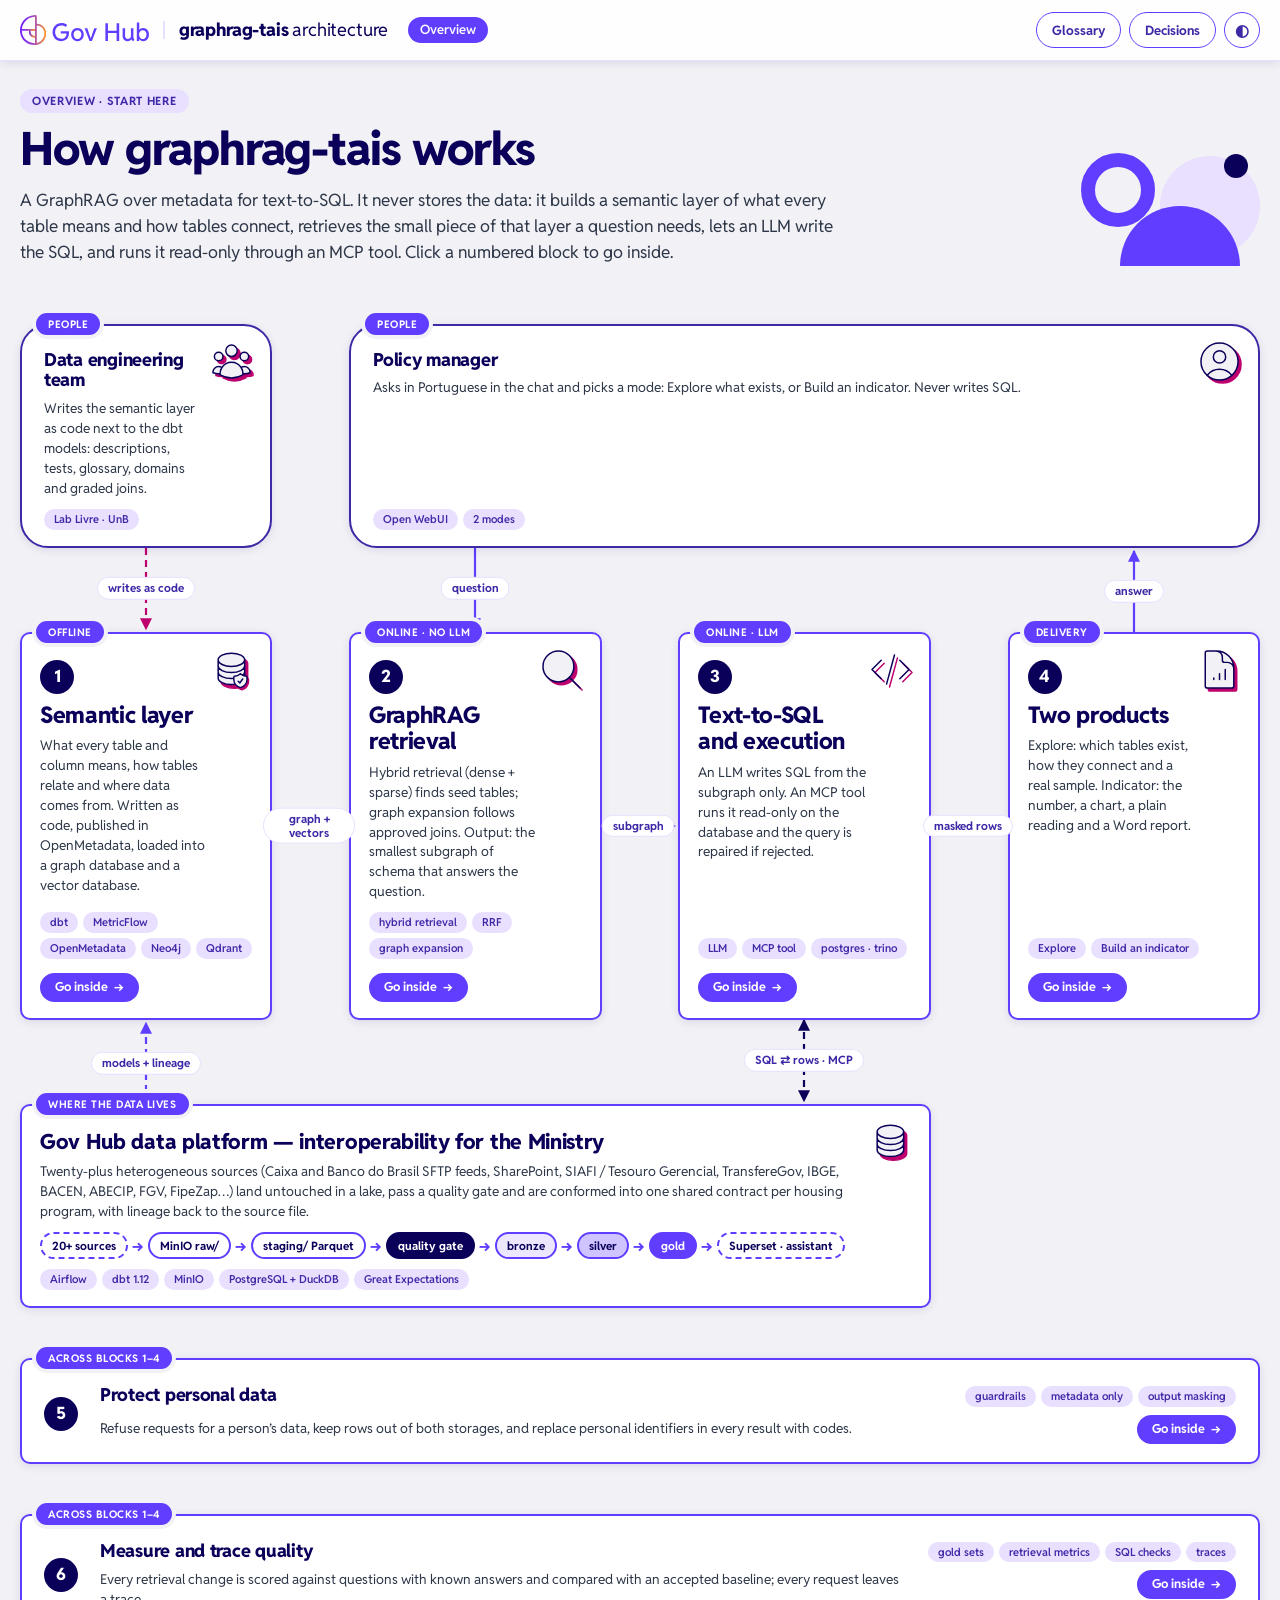
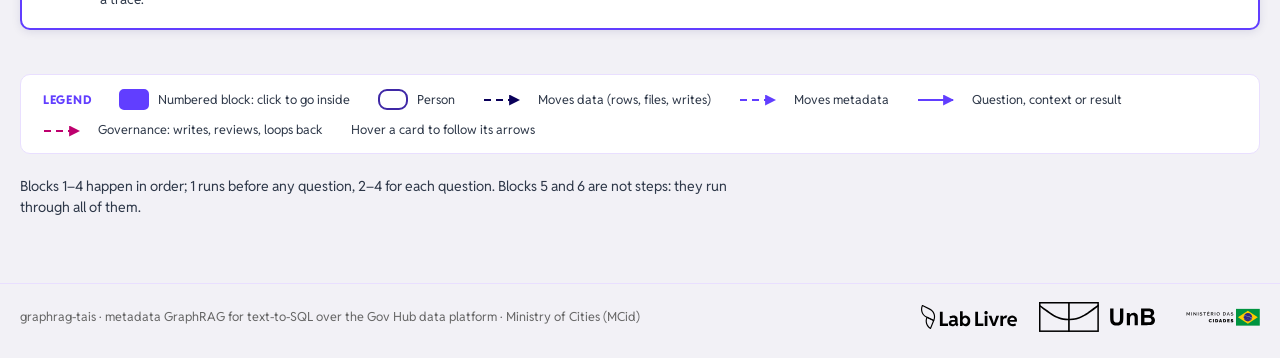
<file: docs/arquitetura-graphrag-tais.html>
<!doctype html>
<html lang="en">
<head>
<meta charset="utf-8">
<meta name="viewport" content="width=device-width,initial-scale=1,viewport-fit=cover">
<title>graphrag-tais architecture</title>
<link rel="preconnect" href="https://fonts.googleapis.com">
<link rel="preconnect" href="https://fonts.gstatic.com" crossorigin>
<link rel="stylesheet" href="https://fonts.googleapis.com/css2?family=Reddit+Sans:wght@400;500;600;700;800;900&display=swap">
<style>
/* Mapa da arquitetura do graphrag-tais em níveis: visão geral com seis blocos; cada bloco abre a
   vista de dentro dele. Setas calculadas a partir da posição real dos cards na grade.
   IDV Gov Hub, modo sóbrio (GovHub-skills/01-govhub): roxo #613EFF, navy #0A005A, claro #F2F1F6,
   acento #BE006E só em detalhe (pendência), Reddit Sans em tudo. Setas tipadas como na skill
   govhub-diagramas: exec, data, meta, flow, gov. */
:root{
  --bg:#F2F1F6; --paper:#FFFFFF; --ink:#0A005A; --text:#2D3748; --muted:#666666; --line:#E9DFFF;
  --purple:#613EFF; --purple-600:#5235D9; --purple-700:#3F28A6; --on-purple:#FFFFFF;
  --tint-1:rgba(97,62,255,.06); --tint-2:rgba(97,62,255,.12); --tint-3:rgba(97,62,255,.30);
  --accent:#BE006E; --gray:#9CA3AF;
  --shadow:0 2px 10px rgba(10,0,90,.10); --shadow-lg:0 8px 30px rgba(10,0,90,.16);
  /* papéis: no claro valem os tokens da IDV; o escuro troca só estes */
  --cta:#613EFF; --cta-hover:#5235D9; --card-border:var(--purple); --person-border:#3F28A6;
  --pilln-bg:#0A005A; --pilln-fg:#FFFFFF; --head-bg:#0A005A; --head-fg:#FFFFFF;
  --icon-bg:transparent; --zone-border:var(--purple); --zone-bg:var(--tint-1); --glow:none;
  --font:'Reddit Sans','Open Sans',-apple-system,'Segoe UI',Roboto,sans-serif;
  --mono:ui-monospace,'SF Mono',Menlo,Consolas,monospace;
  color-scheme:light;
}
@media (prefers-color-scheme:dark){:root:not([data-theme="light"]){
  --bg:#121217; --paper:#1B1B22; --ink:#F3F3F7; --text:#D4D4DD; --muted:#9696A6; --line:rgba(255,255,255,.09);
  --purple:#9A88FF; --purple-600:#AC9DFF; --purple-700:#C9BFFF; --on-purple:#FFFFFF;
  --tint-1:rgba(154,136,255,.04); --tint-2:rgba(154,136,255,.13); --tint-3:rgba(154,136,255,.28);
  --accent:#FF5BAA; --gray:#5C5C6B;
  --shadow:0 1px 0 rgba(255,255,255,.04) inset,0 6px 18px rgba(0,0,0,.35); --shadow-lg:0 1px 0 rgba(255,255,255,.05) inset,0 14px 34px rgba(0,0,0,.5);
  --cta:#613EFF; --cta-hover:#7356FF; --card-border:rgba(255,255,255,.11); --person-border:rgba(255,255,255,.2);
  --pilln-bg:#F2F1F6; --pilln-fg:#0A005A; --head-bg:#26262F; --head-fg:#FFFFFF;
  --icon-bg:#F2F1F6; --zone-border:rgba(154,136,255,.32); --zone-bg:rgba(255,255,255,.015);
  --glow:radial-gradient(1000px 460px at 88% -10%,rgba(97,62,255,.16),transparent 65%);
  color-scheme:dark}}
:root[data-theme="dark"]{
  --bg:#121217; --paper:#1B1B22; --ink:#F3F3F7; --text:#D4D4DD; --muted:#9696A6; --line:rgba(255,255,255,.09);
  --purple:#9A88FF; --purple-600:#AC9DFF; --purple-700:#C9BFFF; --on-purple:#FFFFFF;
  --tint-1:rgba(154,136,255,.04); --tint-2:rgba(154,136,255,.13); --tint-3:rgba(154,136,255,.28);
  --accent:#FF5BAA; --gray:#5C5C6B;
  --shadow:0 1px 0 rgba(255,255,255,.04) inset,0 6px 18px rgba(0,0,0,.35); --shadow-lg:0 1px 0 rgba(255,255,255,.05) inset,0 14px 34px rgba(0,0,0,.5);
  --cta:#613EFF; --cta-hover:#7356FF; --card-border:rgba(255,255,255,.11); --person-border:rgba(255,255,255,.2);
  --pilln-bg:#F2F1F6; --pilln-fg:#0A005A; --head-bg:#26262F; --head-fg:#FFFFFF;
  --icon-bg:#F2F1F6; --zone-border:rgba(154,136,255,.32); --zone-bg:rgba(255,255,255,.015);
  --glow:radial-gradient(1000px 460px at 88% -10%,rgba(97,62,255,.16),transparent 65%);
  color-scheme:dark}
.on-dark{display:none!important}
@media (prefers-color-scheme:dark){:root:not([data-theme="light"]){--icon-pad:5px}}
:root[data-theme="dark"]{--icon-pad:5px}
@media (prefers-color-scheme:dark){:root:not([data-theme="light"]) .on-dark{display:inline-block!important}:root:not([data-theme="light"]) .on-light{display:none!important}}
:root[data-theme="dark"] .on-dark{display:inline-block!important}
:root[data-theme="dark"] .on-light{display:none!important}

html,body{margin:0}
body{min-height:100vh;background:var(--glow),var(--bg);background-repeat:no-repeat;color:var(--text);font:15px/1.45 var(--font);-webkit-font-smoothing:antialiased}
[hidden]{display:none!important}
button{font:inherit;color:inherit;cursor:pointer}
:focus-visible{outline:3px solid var(--purple);outline-offset:3px}

/* Barra superior */
.bar{position:sticky;top:0;z-index:20;display:flex;flex-wrap:wrap;align-items:center;gap:10px 20px;padding:12px 20px;background:color-mix(in srgb,var(--paper) 92%,transparent);backdrop-filter:blur(10px);border-bottom:1.5px solid var(--line);box-shadow:var(--shadow)}
.brand{display:flex;align-items:center;gap:14px;min-width:0;border:0;background:none;padding:0}
.brand img{height:30px;width:auto}
.brand .prod{padding-left:14px;border-left:2px solid var(--line);font:400 18px/1 var(--font);color:var(--ink);letter-spacing:-.01em}
.brand .prod b{font-weight:800}
.crumbs{display:flex;flex-wrap:wrap;align-items:center;gap:6px;min-width:0;font:600 13px/1.2 var(--font)}
.crumbs button{border:0;background:none;padding:4px 2px;color:var(--purple-700);text-decoration:underline;text-underline-offset:3px}
.crumbs span[aria-current]{padding:5px 12px;background:var(--cta);color:#fff;border-radius:999px}
.crumbs i{font-style:normal;color:var(--muted)}
.tools{display:flex;flex-wrap:wrap;align-items:center;gap:8px;margin-left:auto}
.btn{display:inline-flex;align-items:center;gap:6px;height:36px;padding:0 15px;border:1.5px solid var(--purple);border-radius:999px;background:var(--paper);color:var(--purple-700);font:700 13px var(--font);white-space:nowrap}
.btn:hover{background:var(--tint-2)}
.btn[aria-pressed="true"],.btn.solid{background:var(--cta);border-color:var(--cta);color:#fff}
.btn.solid:hover{background:var(--cta-hover)}
.btn.icon{width:36px;padding:0;justify-content:center;font-size:16px}

/* Vista */
main{padding:28px 20px 30px}
.view{max-width:1480px;margin:0 auto}
.view.enter{animation:enter .38s cubic-bezier(.2,.8,.2,1) both;transform-origin:var(--ox,50%) var(--oy,0)}
.view.back{animation:back .3s ease both}
@keyframes enter{from{opacity:0;transform:scale(.9)}to{opacity:1;transform:none}}
@keyframes back{from{opacity:0;transform:scale(1.04)}to{opacity:1;transform:none}}
.vhead{position:relative;display:flex;flex-wrap:wrap;align-items:flex-end;justify-content:space-between;gap:16px 32px;margin:0 0 58px}
.vhead > div{min-width:0;max-width:820px}
.vkick{display:inline-block;margin:0 0 12px;padding:5px 12px;border-radius:999px;background:var(--line);color:var(--purple-700);font:700 11.5px/1.2 var(--font);letter-spacing:.06em;text-transform:uppercase}
.vhead h1{margin:0;font:800 46px/1.04 var(--font);letter-spacing:-.025em;color:var(--ink)}
.vhead h1 .n{display:inline-grid;place-items:center;width:52px;height:52px;margin-right:14px;border-radius:50%;background:var(--ink);color:var(--paper);font-size:28px;vertical-align:6px}
.vhead h1 .lt{font-weight:400}
.vlead{margin:14px 0 0;font:400 17px/1.55 var(--font);max-width:74ch}
.shapes{flex:none;width:200px;height:120px}
.shapes .p{fill:var(--cta)} .shapes .n{fill:var(--ink)} .shapes .r{fill:none;stroke:var(--purple);stroke-width:14} .shapes .s{fill:var(--line)}
.ask{display:flex;gap:14px;align-items:flex-start;max-width:600px;padding:14px 18px;border-radius:16px 16px 16px 4px;background:var(--paper);box-shadow:var(--shadow);border:1.5px solid var(--line)}
.ask .qm{font:800 46px/.8 var(--font);color:var(--accent)}
.ask b{display:block;font:700 11px/1.2 var(--font);letter-spacing:.08em;text-transform:uppercase;color:var(--purple-700);margin-bottom:4px}
.ask q{font:600 16px/1.4 var(--font);color:var(--ink)}
.ask q::before,.ask q::after{content:none}
.ask small{display:block;margin-top:6px;font:400 12.5px/1.4 var(--font);color:var(--muted)}

/* Grade, zonas e setas */
.board{--cg:clamp(56px,6vw,96px);position:relative;display:grid;gap:84px var(--cg);align-items:stretch}
.zone{position:absolute;z-index:0;border:2px solid var(--zone-border);border-radius:16px;background:var(--zone-bg);pointer-events:none}
.zone.dashed{border-style:dashed}
.zone .pill{left:20px;top:-15px;box-shadow:0 0 0 4px var(--bg)}
.wires{position:absolute;left:0;top:0;width:100%;height:100%;overflow:visible;pointer-events:none;z-index:1}
.wire{fill:none;stroke-width:2.2;transition:opacity .2s}
.w-exec{stroke:var(--ink)} .w-data{stroke:var(--ink);stroke-dasharray:7 5}
.w-meta{stroke:var(--purple);stroke-dasharray:7 5} .w-flow{stroke:var(--purple)}
.w-gov{stroke:var(--accent);stroke-dasharray:7 5}
.wire.on{stroke-width:3.6}
.wire.dim,.elabel.dim{opacity:.14}
.m-ink path{fill:var(--ink)} .m-pur path{fill:var(--purple)} .m-acc path{fill:var(--accent)}
.elabel{position:absolute;z-index:3;transform:translate(-50%,-50%);width:max-content;padding:3px 10px;background:var(--paper);border:1.5px solid var(--line);border-radius:999px;
  color:var(--purple-700);font:700 11.5px/1.25 var(--font);text-align:center;pointer-events:none;transition:opacity .2s}
.elabel.on{background:var(--cta);border-color:var(--cta);color:#fff}
.lane{align-self:end;display:flex;align-items:center;gap:10px;margin-bottom:-60px;font:700 11.5px/1.2 var(--font);letter-spacing:.08em;text-transform:uppercase;color:var(--purple-700)}
.lane::after{content:"";flex:1;border-top:2px dotted var(--line)}

/* Pílula (rótulo sobre a borda) */
.pill{position:absolute;top:-13px;left:14px;z-index:2;max-width:calc(100% - 28px);overflow:hidden;text-overflow:ellipsis;padding:5px 12px;border-radius:999px;background:var(--cta);color:#fff;
  font:700 10.5px/1.15 var(--font);letter-spacing:.05em;text-transform:uppercase;white-space:nowrap;box-shadow:0 0 0 4px var(--bg)}
.pill.navy{background:var(--pilln-bg);color:var(--pilln-fg)}
.pill.acc{background:var(--accent);color:#fff}
.pill.soft{background:var(--line);color:var(--purple-700)}

/* Cards */
.node{position:relative;z-index:2;display:flex;flex-direction:column;gap:8px;min-width:0;padding:24px 18px 16px;text-align:left;
  background:var(--paper);color:var(--text);border:2px solid var(--card-border);border-radius:10px;box-shadow:var(--shadow);transition:opacity .2s,transform .15s,box-shadow .15s}
button.node:hover{transform:translateY(-2px);box-shadow:var(--shadow-lg);border-color:var(--purple)}
.node.dim{opacity:.3}
.node.pin{outline:4px solid var(--accent);outline-offset:5px}
.node > span{display:block}
.ttl{font:800 18px/1.15 var(--font);letter-spacing:-.015em;color:var(--ink);text-wrap:balance}
.tx{font:400 13.5px/1.48 var(--font);color:var(--text)}
.ex{font:500 12.5px/1.42 var(--font);padding:7px 10px;border-radius:6px;background:var(--bg);color:var(--text)}
.ex b{font-weight:800;color:var(--purple-700)}
.tags{display:flex!important;flex-wrap:wrap;gap:5px;margin-top:auto;padding-top:2px}
.tag{display:inline-block;padding:3px 10px;border-radius:999px;background:var(--line);color:var(--purple-700);font:600 11px/1.35 var(--font)}
.tag.code{font:600 10.5px/1.4 var(--mono)}
.badge{display:inline-flex!important;align-self:flex-start;align-items:center;gap:6px;padding:3px 10px 3px 8px;border-radius:999px;font:800 10.5px/1.3 var(--font);letter-spacing:.05em;text-transform:uppercase}
.badge::before{content:"";width:7px;height:7px;border-radius:50%;background:currentColor}
.badge.det{background:var(--bg);color:var(--purple-700)}
.badge.llm{background:var(--ink);color:var(--paper)}
.badge.pend{background:var(--bg);color:var(--accent)}
.note{display:block;padding:8px 11px;border:1.5px dashed var(--accent);border-radius:6px;background:var(--bg);font:500 12px/1.4 var(--font);color:var(--text)}
.note b{color:var(--accent);font-weight:800}
.open{display:inline-flex!important;align-self:flex-start;align-items:center;gap:6px;margin-top:6px;padding:8px 15px;border-radius:999px;background:var(--cta);color:#fff;font:700 12.5px/1 var(--font)}
button.node:hover .open{background:var(--cta-hover)}
.ico{position:absolute;top:14px;right:14px;width:46px;height:46px;padding:var(--icon-pad,0);border-radius:12px;background:var(--icon-bg)}
.has-ico .ttl,.has-ico .tx{padding-right:44px}
.outs{display:none!important}
.num{display:inline-grid!important;place-items:center;width:34px;height:34px;border-radius:50%;background:var(--ink);color:var(--paper);font:800 17px/1 var(--font)}

.k-stage{border-width:2.5px;padding-top:26px}
.k-stage .ttl{font-size:23px}
.k-person{border-radius:28px;border-color:var(--person-border);padding-inline:22px}
.k-store{margin-top:16px;border-top-left-radius:0;border-top-right-radius:0;background:linear-gradient(var(--tint-1),var(--tint-1)),var(--paper)}
.k-store::before{content:"";position:absolute;left:-2px;right:-2px;top:-20px;height:22px;border:2px solid var(--card-border);border-bottom:0;border-radius:50%/100% 100% 0 0;background:var(--paper)}
.k-store .pill{top:-30px}
.k-store .ttl{font-size:21px}
#stage [data-id="s-exp"]{align-self:center}
.k-pend{border-style:dashed;border-color:var(--accent);box-shadow:none}
.k-goto{background:var(--cta);border-color:var(--cta);color:#fff;justify-content:center}
.k-goto .ttl,.k-goto .tx{color:#fff}
.k-goto .open{background:#fff;color:#3F28A6}
.k-band{display:grid;grid-template-columns:auto minmax(0,1fr) auto;column-gap:22px;align-items:center;margin-top:-34px;padding:24px 22px 18px}
.k-band > .num{grid-row:1 / span 2}
.k-band > .ttl,.k-band > .tx{grid-column:2}
.k-band > .tags{grid-column:3;grid-row:1;margin:0;justify-content:flex-end}
.k-band > .open{grid-column:3;grid-row:2;justify-self:end;margin:0}
.k-plat .ttl{font-size:21px}
.k-note{border:1.5px solid var(--line);box-shadow:none;background:var(--paper);align-self:start}
.k-fig{padding:26px 18px 14px}
.k-check .ttl{font-size:16px}

/* Listas e figuras dentro do card */
.doclist{display:flex!important;flex-direction:column;gap:0;margin-top:2px;border-top:1.5px solid var(--line)}
.doclist.grid{display:grid!important;grid-template-columns:repeat(3,minmax(0,1fr));column-gap:22px}
.doclist > span{display:grid;grid-template-columns:22px minmax(0,1fr);column-gap:8px;padding:7px 0;border-bottom:1px solid var(--line)}
.doclist i{grid-row:1 / span 2;width:22px;height:22px;border-radius:50%;background:var(--tint-2);color:var(--purple-700);display:grid;place-items:center;font:800 11px/1 var(--font);font-style:normal}
.doclist b{font:700 12.5px/1.3 var(--font);color:var(--ink)}
.doclist small{font:400 11.5px/1.35 var(--font);color:var(--muted)}
.kv{display:grid!important;grid-template-columns:auto minmax(0,1fr);gap:6px 10px;margin-top:2px;padding-top:8px;border-top:1.5px solid var(--line);font:400 12px/1.4 var(--font)}
.kv b{font:700 12px/1.4 var(--mono);color:var(--purple-700)}
.li{display:flex!important;flex-direction:column;gap:5px;margin-top:2px;padding-top:8px;border-top:1.5px solid var(--line);font:500 12px/1.4 var(--font)}
.li > span::before{content:"";display:inline-block;width:6px;height:6px;margin-right:7px;border-radius:50%;background:var(--purple);vertical-align:1px}
.layers{display:flex!important;flex-direction:column;gap:6px}
.ly{display:flex;align-items:baseline;gap:8px;padding:8px 11px;border:2px solid var(--card-border);border-radius:8px;font:400 12px/1.3 var(--font)}
.ly b{font:800 13px/1 var(--font);min-width:46px}
.ly.l1{background:var(--tint-2)} .ly.l2{background:var(--tint-3)} .ly.l3{background:var(--cta);border-color:var(--cta);color:#fff}
.pipe{display:flex!important;flex-wrap:wrap;align-items:center;gap:6px 4px;margin-top:2px}
.pp{padding:5px 10px;border:2px solid var(--card-border);border-radius:999px;background:var(--paper);font:700 11.5px/1.2 var(--font);color:var(--ink)}
.pp.src{border-style:dashed}
.pp.gate{border-color:var(--pilln-bg);background:var(--pilln-bg);color:var(--pilln-fg)}
.pp.l1{background:var(--tint-2)} .pp.l2{background:var(--tint-3)} .pp.l3{background:var(--cta);border-color:var(--cta);color:#fff}
.pipe .ar{color:var(--purple);font-weight:800}
.mg{display:flex!important;flex-direction:column;gap:6px;padding:9px 0 2px;border-top:1.5px solid var(--line)}
.mg > b{font:800 13px/1.2 var(--font);color:var(--ink)}
.mg > b i{font-style:normal;font-weight:400;color:var(--muted)}
.mg .tags{margin-top:0}
.fig{display:block;width:100%;height:auto;overflow:visible}
.fig text{font-family:var(--font);fill:var(--text)}
.fig .t{fill:var(--paper);stroke:var(--purple);stroke-width:2}
.fig .tf{fill:var(--cta)} .fig .tt{fill:var(--tint-2);stroke:var(--purple);stroke-width:2}
.fig .tg{fill:var(--paper);stroke:var(--gray);stroke-width:2;stroke-dasharray:5 4}
.fig .c{fill:var(--bg);stroke:var(--purple);stroke-width:1.5}
.fig .l{stroke:var(--purple);stroke-width:1.5}
.fig .row{fill:var(--paper);stroke:var(--line);stroke-width:1}
.fig .j{stroke:var(--purple);stroke-width:3;fill:none}
.fig .jg{stroke:var(--gray);stroke-width:2;stroke-dasharray:6 5;fill:none}
.fig .w{fill:#fff;font-weight:800} .fig .h{font-weight:800;fill:var(--ink)} .fig .g{fill:var(--gray)} .fig .p7{fill:var(--purple-700);font-weight:700}
.fig .mono{font-family:var(--mono)}
.fig .dot{fill:var(--accent)} .fig .key{fill:var(--purple)}
.figcard{display:flex!important;flex-direction:column;gap:4px;padding:10px 12px;border:1.5px dashed var(--card-border);border-radius:8px;background:var(--bg);font:400 11.5px/1.4 var(--font)}
.figcard b{font:700 11px/1.3 var(--mono);color:var(--ink)}
.figcard code{font:500 10.5px/1.4 var(--mono);color:var(--purple-700);overflow-wrap:anywhere}

/* Produtos (vista Entregar) */
.k-persona{padding:0;gap:0;overflow:hidden}
.phead{position:relative;display:flex;flex-direction:column;gap:8px;padding:22px 22px 18px;background:var(--head-bg);color:var(--head-fg)}
.phead .kk{font:700 11px/1.2 var(--font);letter-spacing:.07em;text-transform:uppercase;opacity:.8}
.phead .ttl{font:800 32px/1 var(--font);color:var(--head-fg)}
.phead .who{font:400 14px/1.45 var(--font)}
.tiles{display:grid;grid-template-columns:repeat(auto-fill,minmax(210px,1fr));gap:12px;padding:18px 20px 18px}
.tile{display:flex;flex-direction:column;gap:5px;padding:12px 13px 13px;text-align:left;border:1.5px solid var(--line);border-radius:10px;background:var(--tint-1);transition:transform .15s,box-shadow .15s,border-color .15s}
.tile:hover{transform:translateY(-2px);box-shadow:var(--shadow-lg);border-color:var(--purple)}
.tile img{width:38px;height:38px;padding:var(--icon-pad,0);border-radius:10px;background:var(--icon-bg)}
.tile b{font:800 15px/1.2 var(--font);color:var(--ink)}
.tile span{font:400 12.5px/1.42 var(--font)}
.tile .badge{margin-top:3px}
.pfoot{display:flex;flex-wrap:wrap;gap:6px;padding:0 20px 18px}

/* Legenda e rodapé */
.legend{display:flex;flex-wrap:wrap;align-items:center;gap:12px 28px;margin-top:44px;padding:14px 22px;border:1.5px solid var(--line);border-radius:10px;background:var(--paper);font:400 12.5px/1.3 var(--font)}
.legend > b{font:800 12px/1 var(--font);letter-spacing:.06em;text-transform:uppercase;color:var(--purple)}
.legend .it{display:flex;align-items:center;gap:9px}
.legend svg{width:46px;height:12px;overflow:visible;flex:none}
.legend .sw{width:26px;height:17px;border:2px solid var(--card-border);border-radius:5px;background:var(--paper);flex:none}
.legend .sw.store{border-radius:3px 3px 5px 5px;border-top-width:5px;background:var(--tint-1)}
.legend .sw.person{border-radius:9px;border-color:var(--purple-700)}
.legend .sw.pend{border-style:dashed;border-color:var(--accent)}
.legend .sw.go{background:var(--cta);border-color:var(--cta)}
.vfoot{display:flex;flex-wrap:wrap;align-items:center;justify-content:space-between;gap:14px;margin-top:22px}
.vfoot p{margin:0;max-width:80ch;font:400 14px/1.55 var(--font)}
.sib{display:flex;flex-wrap:wrap;gap:8px}
.site-foot{display:flex;flex-wrap:wrap;align-items:center;justify-content:space-between;gap:16px 30px;max-width:1480px;margin:34px auto 0;padding:18px 20px 26px;border-top:1.5px solid var(--line);font:400 12.5px/1.4 var(--font);color:var(--muted)}
.partners{display:flex;flex-wrap:wrap;align-items:center;gap:22px}
.partners img{height:30px;width:auto}
.partners img.lab{height:24px}

/* Painel lateral */
.panel{position:fixed;top:0;right:0;bottom:0;z-index:30;width:min(470px,100%);background:var(--paper);border-left:1.5px solid var(--line);overflow:auto;overscroll-behavior:contain;box-shadow:-10px 0 30px rgba(10,0,90,.14)}
.ph{position:sticky;top:0;display:flex;align-items:center;justify-content:space-between;gap:10px;padding:14px 20px;background:var(--head-bg);color:var(--head-fg);z-index:1}
.ph b{font:800 15px/1.2 var(--font);letter-spacing:.02em}
.ph .btn{background:transparent;border-color:var(--head-fg);color:var(--head-fg)}
.pb{padding:18px 24px 34px}
.d-eb{display:inline-block;margin:0 0 10px;padding:4px 11px;border-radius:999px;background:var(--line);color:var(--purple-700);font:700 11px/1.3 var(--font);letter-spacing:.05em;text-transform:uppercase}
.pb h2{margin:0 0 10px;font:800 25px/1.12 var(--font);letter-spacing:-.02em;color:var(--ink);text-wrap:balance}
.lead{margin:0 0 6px;font:400 15.5px/1.55 var(--font)}
.sec{margin-top:20px}
.sec h3{margin:0 0 8px;font:800 11.5px/1.2 var(--font);letter-spacing:.08em;text-transform:uppercase;color:var(--purple)}
.sec p{margin:0;font:400 14px/1.6 var(--font)}
.sec ul{margin:0;padding-left:18px;display:flex;flex-direction:column;gap:6px;font:400 14px/1.5 var(--font)}
.sec ul li::marker{color:var(--purple)}
.sec.warn{padding:12px 14px;border:1.5px dashed var(--accent);border-radius:8px;background:var(--bg)}
.sec.warn h3{color:var(--accent)}
.sec code,.codes code{font:600 12px var(--mono);background:var(--bg);border:1px solid var(--line);padding:2px 6px;border-radius:4px;overflow-wrap:anywhere;color:var(--purple-700)}
.codes{display:flex;flex-wrap:wrap;gap:6px}
.tbl{display:grid;grid-template-columns:auto 1fr;gap:7px 14px;font:400 13.5px/1.45 var(--font)}
.tbl b{font-weight:700;color:var(--ink)}
.mt{display:flex;flex-direction:column;gap:8px}
.mt div{padding:9px 12px;border-radius:8px;background:var(--bg)}
.mt b{display:block;font:700 13.5px/1.3 var(--font);color:var(--ink)}
.mt code{font:600 11px var(--mono);color:var(--purple-700)}
.mt span{display:block;font:400 13px/1.45 var(--font)}
.lk{display:flex;gap:10px;align-items:flex-start;width:100%;text-align:left;padding:9px 12px;margin-bottom:7px;border:1.5px solid var(--line);border-radius:8px;background:var(--paper)}
.lk:hover{border-color:var(--purple);box-shadow:var(--shadow)}
.lk .dir{font:800 14px/1.2 var(--font);width:16px;flex:none;color:var(--purple)}
.lk b{display:block;font:700 13.5px/1.3 var(--font);color:var(--ink)}
.lk small{display:block;font:400 12.5px/1.4 var(--font);color:var(--muted)}
.dgroup{margin-top:20px}
.dgroup h3{margin:0 0 9px;font:800 16px/1.2 var(--font);color:var(--ink)}
.dgroup.warn h3{color:var(--accent)}
.gl{margin:0;display:grid;gap:10px}
.gl div{padding-bottom:10px;border-bottom:1px solid var(--line)}
.gl dt{font:800 14.5px/1.3 var(--font);color:var(--ink)}
.gl dt span{font:400 12.5px var(--font);color:var(--muted);margin-left:6px}
.gl dd{margin:3px 0 0;font:400 13.5px/1.5 var(--font)}

/* Celular: a grade vira coluna e as setas viram linhas de texto embaixo de cada card */
@media (max-width:880px){
  .brand img{height:24px}.brand .prod{font-size:15px}
  .tools{margin-left:0}
  .crumbs{order:3;flex-basis:100%}
  .vhead h1{font-size:34px}.shapes{display:none}
  .board{display:flex!important;flex-direction:column;gap:30px}
  .wires,.elabel,.zone{display:none}
  .lane{margin:8px 0 -10px}
  .outs{display:flex!important;flex-direction:column;gap:3px;margin-top:4px;padding-top:8px;border-top:1.5px dashed var(--line);font:600 12px/1.35 var(--font);color:var(--purple-700)}
  .k-band{display:flex;margin-top:0}
  .k-store{margin-top:24px}
  .ico{width:38px;height:38px}
  .panel{top:auto;height:74%;width:100%;border-left:0;border-top:1.5px solid var(--line)}
}
@media (prefers-reduced-motion:reduce){.view.enter,.view.back{animation:none}.node,.tile,.wire{transition:none}button.node:hover,.tile:hover{transform:none}}
</style>
</head>
<body>
<header class="bar">
  <button class="brand" type="button" id="home" aria-label="Gov Hub graphrag-tais: back to the overview">
    <img class="on-light" data-asset="logo-light" alt="Gov Hub">
    <img class="on-dark" data-asset="logo-dark" alt="Gov Hub">
    <span class="prod"><b>graphrag-tais</b> architecture</span>
  </button>
  <nav class="crumbs" id="crumbs" aria-label="Where you are"></nav>
  <div class="tools">
    <button class="btn" id="bGloss" type="button">Glossary</button>
    <button class="btn" id="bDecs" type="button">Decisions</button>
    <button class="btn icon" id="bTheme" type="button" aria-label="Switch light or dark theme">◐</button>
  </div>
</header>

<main id="stage"></main>

<footer class="site-foot">
  <span>graphrag-tais · metadata GraphRAG for text-to-SQL over the Gov Hub data platform · Ministry of Cities (MCid)</span>
  <span class="partners">
    <img class="lab on-light" data-asset="lab-light" alt="Lab Livre"><img class="lab on-dark" data-asset="lab-dark" alt="Lab Livre">
    <img class="on-light" data-asset="unb-light" alt="UnB"><img class="on-dark" data-asset="unb-dark" alt="UnB">
    <img class="on-light" data-asset="cid-light" alt="Ministério das Cidades"><img class="on-dark" data-asset="cid-dark" alt="Ministério das Cidades">
  </span>
</footer>

<aside class="panel" id="drawer" hidden aria-label="Details">
  <div class="ph"><b id="drawerKind">Details</b><button class="btn icon" type="button" id="drawerClose" aria-label="Close">×</button></div>
  <div class="pb" id="drawerBody"></div>
</aside>

<script>
(() => {
'use strict';
// Logos (GovHub-skills/01-govhub/govhub-visual-identity/references/logo) e ícones sóbrios
// (GovHub-br/skills-assets, gov-hub/icons/*-sober.svg), embutidos para o arquivo abrir offline.
const ASSET = /*ASSETS*/{"logo-light":"[data-uri]","logo-dark":"[data-uri]","lab-light":"[data-uri]","lab-dark":"[data-uri]","unb-light":"[data-uri]","unb-dark":"[data-uri]","cid-light":"[data-uri]","cid-dark":"[data-uri]","i:arrow-down-tray":"[data-uri]","i:arrow-path":"[data-uri]","i:beaker":"[data-uri]","i:book-open":"[data-uri]","i:chart-bar":"[data-uri]","i:chat-bubble-left-ellipsis":"[data-uri]","i:check-badge":"[data-uri]","i:clipboard-document-check":"[data-uri]","i:code-bracket":"[data-uri]","i:cube":"[data-uri]","i:database":"[data-uri]","i:document-chart-bar":"[data-uri]","i:document-text":"[data-uri]","i:eye-slash":"[data-uri]","i:folder-open":"[data-uri]","i:globe-americas":"[data-uri]","i:governance":"[data-uri]","i:help":"[data-uri]","i:ia":"[data-uri]","i:link":"[data-uri]","i:list-bullet":"[data-uri]","i:magnifying-glass":"[data-uri]","i:puzzle-piece":"[data-uri]","i:server-2":"[data-uri]","i:share":"[data-uri]","i:shield-check":"[data-uri]","i:squares-2x2":"[data-uri]","i:table-cells":"[data-uri]","i:tag":"[data-uri]","i:user-circle":"[data-uri]","i:user-group":"[data-uri]","i:workflow":"[data-uri]"};

/* ---------- figuras ---------- */
const FIG = {
  layers:`<span class="layers"><span class="ly l1"><b>bronze</b>81 models · exact copy of the source</span><span class="ly l2"><b>silver</b>94 · typed, conformed, governed</span><span class="ly l3"><b>gold</b>97 · ready for dashboards and the assistant</span></span>`,
  medallion:`<span class="pipe"><span class="pp src">20+ sources</span><span class="ar">→</span><span class="pp">MinIO raw/</span><span class="ar">→</span><span class="pp">staging/ Parquet</span><span class="ar">→</span><span class="pp gate">quality gate</span><span class="ar">→</span><span class="pp l1">bronze</span><span class="ar">→</span><span class="pp l2">silver</span><span class="ar">→</span><span class="pp l3">gold</span><span class="ar">→</span><span class="pp src">Superset · assistant</span></span>`,
  schema:`<svg class="fig" viewBox="0 0 560 250" role="img" aria-label="Small instance of the graph: fds_ficha_empreendimento and fds_empreendimento joined on apf; fds_empreendimento.eo_cnpj and fds_panorama_entidade.cnpj_eo are different column names holding the same CNPJ, linked by a SEMANTIC_JOIN; plus an island table">
    <g class="l"><path d="M70 62L120 136M70 62L36 150M70 62L84 178"/><path d="M280 50L230 136M280 50L330 136M280 50L280 178"/><path d="M480 62L440 136M480 62L516 150"/><path d="M470 196L456 226"/></g>
    <path class="j" d="M130 136L220 136"/><path class="j" d="M340 136L430 136" style="stroke:var(--accent)"/>
    <circle class="tf" cx="70" cy="62" r="24"/><circle class="tf" cx="280" cy="50" r="24"/><circle class="tf" cx="480" cy="62" r="24"/><circle class="tt" cx="470" cy="196" r="20"/>
    <text class="w" x="70" y="66" text-anchor="middle" font-size="10">Table</text><text class="w" x="280" y="54" text-anchor="middle" font-size="10">Table</text><text class="w" x="480" y="66" text-anchor="middle" font-size="10">Table</text><text class="p7" x="470" y="200" text-anchor="middle" font-size="9.5">Table</text>
    <text class="mono h" x="70" y="22" text-anchor="middle" font-size="10.5">fds_ficha_empreendimento</text>
    <text class="mono h" x="280" y="14" text-anchor="middle" font-size="10.5">fds_empreendimento</text>
    <text class="mono h" x="490" y="24" text-anchor="middle" font-size="10.5">fds_panorama_entidade</text>
    <circle class="c" cx="120" cy="136" r="10"/><circle class="c" cx="230" cy="136" r="10"/><circle class="c" cx="330" cy="136" r="10" style="stroke:var(--accent)"/><circle class="c" cx="440" cy="136" r="10" style="stroke:var(--accent)"/>
    <circle class="c" cx="36" cy="156" r="7"/><circle class="c" cx="84" cy="184" r="7"/><circle class="c" cx="280" cy="184" r="7"/><circle class="c" cx="516" cy="156" r="7"/><circle class="c" cx="456" cy="232" r="7"/>
    <text class="mono" x="120" y="164" text-anchor="middle" font-size="10">apf</text><text class="mono" x="230" y="164" text-anchor="middle" font-size="10">apf</text>
    <text class="mono" x="330" y="164" text-anchor="middle" font-size="10.5" font-weight="700" style="fill:var(--accent)">eo_cnpj</text><text class="mono" x="440" y="164" text-anchor="middle" font-size="10.5" font-weight="700" style="fill:var(--accent)">cnpj_eo</text>
    <text class="mono" x="36" y="176" text-anchor="middle" font-size="9.5">uf</text><text class="mono" x="84" y="204" text-anchor="middle" font-size="9.5">nome_empreendimento</text><text class="mono" x="280" y="204" text-anchor="middle" font-size="9.5">municipio</text><text class="mono" x="516" y="176" text-anchor="middle" font-size="9.5">nome_eo</text>
    <text class="p7" x="175" y="129" text-anchor="middle" font-size="9.5">SEMANTIC_JOIN</text><text class="p7" x="385" y="129" text-anchor="middle" font-size="9.5">SEMANTIC_JOIN</text>
    <text x="175" y="150" text-anchor="middle" font-size="9">exact · dbt-tested</text>
    <text x="385" y="104" text-anchor="middle" font-size="10" font-weight="800" style="fill:var(--accent)">different names,</text><text x="385" y="116" text-anchor="middle" font-size="10" font-weight="800" style="fill:var(--accent)">same data (CNPJ)</text>
    <text x="385" y="150" text-anchor="middle" font-size="9">validated · normalise</text>
    <text class="p7" x="132" y="96" font-size="9">HAS_COLUMN</text>
    <text class="mono g" x="442" y="192" text-anchor="end" font-size="9.5">island:</text><text class="mono g" x="442" y="204" text-anchor="end" font-size="9.5">no approved join</text></svg>`,
  card:`<span class="figcard" aria-hidden="true"><b>point · one card per table / column</b><span>text: name, description, main columns</span><code>dense  [0.12, −0.03, 0.41, … ] 1536-d</code><code>sparse {fds: 2.1, apf: 1.7, liberado: 1.2 …}</code><code>payload {node_id → Neo4j}</code></span>`,
  graphrag:`<svg class="fig" viewBox="0 0 1000 252" role="img" aria-label="Seed table fds_evolucao_financeira_chart joined on apf to fds_ficha_empreendimento; fds_empreendimento is two hops away and not included">
    <text class="p7" x="40" y="22" font-size="12">① hybrid retrieval → seed node</text>
    <rect class="tf" x="40" y="32" width="270" height="34" rx="6"/><text class="w mono" x="54" y="54" font-size="12.5">fds_evolucao_financeira_chart</text>
    <rect class="row" x="40" y="66" width="270" height="26"/><circle class="key" cx="56" cy="79" r="4.5"/><text class="mono" x="68" y="83" font-size="12">apf</text>
    <rect class="row" x="40" y="92" width="270" height="26"/><circle class="dot" cx="56" cy="105" r="4.5"/><text class="mono" x="68" y="109" font-size="12">mes</text>
    <rect class="row" x="40" y="118" width="270" height="26"/><circle class="dot" cx="56" cy="131" r="4.5"/><text class="mono" x="68" y="135" font-size="12">valor_liberado_mensal</text>
    <rect class="row" x="40" y="144" width="270" height="26"/><circle class="dot" cx="56" cy="157" r="4.5"/><text class="mono" x="68" y="161" font-size="12">valor_desembolsado_acumulado</text>
    <path class="j" d="M310 79H478"/>
    <text class="p7" x="394" y="70" text-anchor="middle" font-size="11.5">② SEMANTIC_JOIN</text>
    <text x="394" y="102" text-anchor="middle" font-size="10.5">apf = apf · exact</text><text x="394" y="116" text-anchor="middle" font-size="10.5">dbt-tested · SQL-eligible</text>
    <rect class="tt" x="478" y="32" width="250" height="34" rx="6"/><text class="h mono" x="492" y="54" font-size="12.5">fds_ficha_empreendimento</text>
    <rect class="row" x="478" y="66" width="250" height="26"/><circle class="key" cx="494" cy="79" r="4.5"/><text class="mono" x="506" y="83" font-size="12">apf</text>
    <rect class="row" x="478" y="92" width="250" height="26"/><circle class="dot" cx="494" cy="105" r="4.5"/><text class="mono" x="506" y="109" font-size="12">nome_empreendimento</text>
    <rect class="row" x="478" y="118" width="250" height="26"/><circle class="dot" cx="494" cy="131" r="4.5"/><text class="mono" x="506" y="135" font-size="12">uf</text>
    <rect class="row" x="478" y="144" width="250" height="26"/><text class="mono" x="506" y="161" font-size="12">municipio</text>
    <path class="jg" d="M728 79H818"/><text class="g" x="773" y="70" text-anchor="middle" font-size="10.5">2nd hop</text><text class="g" x="773" y="102" text-anchor="middle" font-size="10.5">not followed</text>
    <rect class="tg" x="818" y="32" width="170" height="34" rx="6"/><text class="g mono" x="830" y="54" font-size="12">fds_empreendimento</text>
    <rect class="row" x="818" y="66" width="170" height="26"/><text class="g mono" x="846" y="83" font-size="12">apf</text>
    <rect class="tf" x="40" y="204" width="16" height="14" rx="3"/><text x="64" y="216" font-size="11.5">seed table (found by hybrid retrieval)</text>
    <rect class="tt" x="300" y="204" width="16" height="14" rx="3"/><text x="324" y="216" font-size="11.5">added by graph expansion</text>
    <rect class="tg" x="500" y="204" width="16" height="14" rx="3"/><text x="524" y="216" font-size="11.5">in the graph, not included</text>
    <circle class="key" cx="712" cy="211" r="4.5"/><text x="724" y="216" font-size="11.5">join key</text>
    <circle class="dot" cx="796" cy="211" r="4.5"/><text x="808" y="216" font-size="11.5">column kept for the question</text>
    <text class="g" x="40" y="244" font-size="10.5">Real tables and real join from the MCid semantic contract (mcid.yaml · tested_relationships). Which columns are kept is illustrative.</text></svg>`,
};

/* ---------------------------------------------------------------------------
   Vistas. Nó: id, k (tipo), area, pill (papel técnico, sobre a borda), t (título), s (frase),
   ex (exemplo), tags, badge ([det|llm|pend, texto]), note, ico (ícone Gov Hub), fig, docs, kv,
   li, cards, go (vista para entrar), d (painel). Seta: a→b, l (rótulo), ty (exec|data|meta|flow|gov),
   both, s/t (lados), fa/fb (fração ao longo do lado), off (deslocamento), loop.
--------------------------------------------------------------------------- */
const VIEWS = {
home: {
  t:'How graphrag-tais works', kick:'Overview · start here', shapes:true,
  lead:'A GraphRAG over metadata for text-to-SQL. It never stores the data: it builds a semantic layer of what every table means and how tables connect, retrieves the small piece of that layer a question needs, lets an LLM write the SQL, and runs it read-only through an MCP tool. Click a numbered block to go inside.',
  cols:'repeat(4,minmax(0,1fr))',
  areas:['team user user user','sem ret sql del','plat plat plat .','protect protect protect protect','measure measure measure measure'],
  nodes:[
    {id:'h-team',k:'person',area:'team',pill:'People',ico:'user-group',t:'Data engineering team',s:'Writes the semantic layer as code next to the dbt models: descriptions, tests, glossary, domains and graded joins.',tags:['Lab Livre · UnB'],
     d:{faz:'Writes table and column descriptions, tests and the governance files in the data repository; runs the catalog sync and the join-finder skill.',
        pq:['Governance as code: what is in the files is what exists in the catalog. Edits made only in the catalog screen are lost on the next sync — except suggestions, which come back as pull requests.'],
        cod:['data-application-cidades · dbt/mcid/models/**/schema.yml','dbt/mcid/governance/']}},
    {id:'h-user',k:'person',area:'user',pill:'People',ico:'user-circle',t:'Policy manager',s:'Asks in Portuguese in the chat and picks a mode: Explore what exists, or Build an indicator. Never writes SQL.',tags:['Open WebUI','2 modes'],
     d:{faz:'Opens the chat (Open WebUI), picks Explore or Build an indicator in the model menu and asks, for example, “Which 10 states have the most housing units in FAR projects?”.',
        pq:['Every answer is anchored in the catalog: the assistant cannot cite a table that does not exist.','No automatic mode detection: a wrong guess would be invisible to the person.']}},
    {id:'h-sem',k:'stage',area:'sem',n:1,pill:'Offline',ico:'governance',t:'Semantic layer',s:'What every table and column means, how tables relate and where data comes from. Written as code, published in OpenMetadata, loaded into a graph database and a vector database.',tags:['dbt','MetricFlow','OpenMetadata','Neo4j','Qdrant'],go:'semantic'},
    {id:'h-ret',k:'stage',area:'ret',n:2,pill:'Online · no LLM',ico:'magnifying-glass',t:'GraphRAG retrieval',s:'Hybrid retrieval (dense + sparse) finds seed tables; graph expansion follows approved joins. Output: the smallest subgraph of schema that answers the question.',tags:['hybrid retrieval','RRF','graph expansion'],go:'retrieval'},
    {id:'h-sql',k:'stage',area:'sql',n:3,pill:'Online · LLM',ico:'code-bracket',t:'Text-to-SQL and execution',s:'An LLM writes SQL from the subgraph only. An MCP tool runs it read-only on the database and the query is repaired if rejected.',tags:['LLM','MCP tool','postgres · trino'],go:'sql'},
    {id:'h-del',k:'stage',area:'del',n:4,pill:'Delivery',ico:'document-chart-bar',t:'Two products',s:'Explore: which tables exist, how they connect and a real sample. Indicator: the number, a chart, a plain reading and a Word report.',tags:['Explore','Build an indicator'],go:'deliver'},
    {id:'h-plat',k:'plat',area:'plat',pill:'Where the data lives',ico:'database',t:'Gov Hub data platform — interoperability for the Ministry',s:'Twenty-plus heterogeneous sources (Caixa and Banco do Brasil SFTP feeds, SharePoint, SIAFI / Tesouro Gerencial, TransfereGov, IBGE, BACEN, ABECIP, FGV, FipeZap…) land untouched in a lake, pass a quality gate and are conformed into one shared contract per housing program, with lineage back to the source file.',fig:'medallion',tags:['Airflow','dbt 1.12','MinIO','PostgreSQL + DuckDB','Great Expectations'],
     d:{tbl:[['One contract per program','FAR from Caixa and from Banco do Brasil become one FAR line; same for FDS, Rural, Conjuntura… Brazilian number and date formats parsed, domains normalised.'],['Shared keys','APF normalised to 8 digits, CNPJ, IBGE municipality code: the keys that let independent sources be crossed.'],['Reconciliations','Two extractions are compared only when period, universe, unit and aggregation are equivalent; otherwise the pair is recorded as blocked, with the reason.'],['Quality gate','Between staging and bronze: schema drift, mandatory fields, completeness, duplicates. Silver contracts run in Great Expectations without exposing rows.'],['Lineage to the file','The lake is registered in the catalog, so lineage reaches the Parquet file each bronze table came from.'],['Shared catalog','One OpenMetadata for several ministries, organised organisation → subject (MCid › Habitação), so products never mix.']],
        faz:'Two engines selected by dbt target: PostgreSQL “cidades” for the materialised layers, DuckDB reading Parquet from MinIO for the heavy historical models. Superset reads only gold; the assistant reads the catalog and queries silver and gold through MCP.',
        pq:['The assistant knows only the description of the data; the rows stay here.','The premise to watch: the catalog must describe the same database that runs the SQL. It failed once, silently, with Trino in between (ADR-0019).'],
        cod:['dbt/mcid/models/docs/arquitetura-medalhao-mcid.md','dbt/mcid/governance/reconciliacoes.yml','dbt/mcid/macros/normalize_apf.sql','scripts/governance/validar_silver_gx.py']}},
    {id:'h-protect',k:'band',area:'protect',n:5,pill:'Across blocks 1–4',t:'Protect personal data',s:'Refuse requests for a person’s data, keep rows out of both storages, and replace personal identifiers in every result with codes.',tags:['guardrails','metadata only','output masking'],go:'protect'},
    {id:'h-measure',k:'band',area:'measure',n:6,pill:'Across blocks 1–4',t:'Measure and trace quality',s:'Every retrieval change is scored against questions with known answers and compared with an accepted baseline; every request leaves a trace.',tags:['gold sets','retrieval metrics','SQL checks','traces'],go:'measure'},
  ],
  edges:[
    {a:'h-team',b:'h-sem',l:'writes as code',ty:'gov'},
    {a:'h-plat',b:'h-sem',l:'models + lineage',ty:'meta'},
    {a:'h-sem',b:'h-ret',l:'graph + vectors',ty:'meta'},
    {a:'h-user',b:'h-ret',l:'question',ty:'flow'},
    {a:'h-ret',b:'h-sql',l:'subgraph',ty:'flow'},
    {a:'h-sql',b:'h-plat',l:'SQL ⇄ rows · MCP',ty:'data',both:true},
    {a:'h-sql',b:'h-del',l:'masked rows',ty:'data'},
    {a:'h-del',b:'h-user',l:'answer',ty:'flow'},
  ],
  foot:'Blocks 1–4 happen in order; 1 runs before any question, 2–4 for each question. Blocks 5 and 6 are not steps: they run through all of them.'
},

semantic: {
  n:1, t:'Semantic layer', lt:'', kick:'Offline · built before any question',
  lead:'The meaning of the data, written down as code. The data team declares it next to the dbt models; an Airflow DAG publishes it in OpenMetadata, the single source of truth; a deterministic ingestion loads it into two storages built for retrieval — a graph database and a vector database.',
  cols:'repeat(5,minmax(0,1fr))', cg:'56px', rg:'118px',
  areas:['dbt docs gov joins metric','om om om om exp','. load load load .','neo neo qdr qdr snote'],
  zones:[{t:'1.1 · Written as code · dbt project “mcid”',n:['s-dbt','s-docs','s-gov','s-joins','s-metric']},{t:'1.2 · Catalog',n:['s-om','s-exp']},{t:'1.3 · Storage for retrieval',n:['s-load','s-neo','s-qdr','s-snote']}],
  nodes:[
    {id:'s-dbt',k:'node',area:'dbt',pill:'dbt models',t:'Medallion layers',s:'The semantic layer is declared next to each model, in the same pull request that changes it.',fig:'layers',tags:['278 models','dbt-core 1.12'],
     d:{faz:'bronze keeps the source structure with generic types and stacks monthly snapshots; silver unions sources into one line per program, types and normalises; gold holds indicators for dashboards. Only silver and gold may be published to the assistant.',cod:['dbt/mcid/dbt_project.yml','dbt/mcid/models/docs/arquitetura-medalhao-mcid.md']}},
    {id:'s-docs',k:'node',area:'docs',pill:'schema.yml',t:'Descriptions, tests and contracts',s:'Every table and column described in Portuguese; tests that become catalog facts; silver contracts checked in Great Expectations.',tags:['100% of columns in the 74 published tables','unique + not_null → key','relationships → tested join'],
     d:{faz:'A model enters the catalog only with a description of at least 80 characters, layer/domain tags, tier and certification, and 100% of its columns described — no TODO or placeholder. The column description does two jobs: retrieval matches it against the question, and the LLM reads it before writing SQL.',
        cod:['dbt/mcid/models/**/schema.yml','helpers/openmetadata/DOCUMENTATION_COVERAGE.md','scripts/governance/auditar_metadados.py']}},
    {id:'s-gov',k:'node',area:'gov',pill:'governance/*.yml',t:'Governance as code',s:'Domains and data products, the business glossary, schemas per layer, services, reconciliations, and what each layer may publish.',tags:['MCid › Habitação','63 glossary terms','bronze never published'],
     d:{tbl:[['dominios.yml','domains, data products, owners, experts'],['termos_mcid.yml · glossary','business terms bound to tables and columns (FAR, FDS, APF, CNPJ…)'],['schemas.yml','what each schema/layer is and may publish'],['servicos.yml','database service and the lake as a storage service'],['reconciliacoes.yml','which sources may be cross-checked, and why not when they can’t']],
        pq:['The instance is shared between ministries, so the hierarchy starts at the organisation and only then the subject.'],cod:['dbt/mcid/governance/']}},
    {id:'s-metric',k:'node',area:'metric',pill:'MetricFlow',t:'Metrics and business rules',s:'dbt’s semantic layer for indicators: measures, dimensions and metrics declared once over the gold models and reused by dashboards and the assistant.',tags:['dbt semantic layer','semantic models','metrics'],
     d:{faz:'Formalises indicators (e.g. units delivered, contracted value) over the glossary and the gold models, so the LLM can reuse a vetted metric instead of re-deriving it.'}},
    {id:'s-joins',k:'node',area:'joins',pill:'Claude Code skill',t:'Join finder → semantic contract',s:'Profiles shared keys across tables using aggregate counts only, and grades each join: tested by dbt, validated on aggregates, or candidate.',tags:['6 tested','18 validated','3 candidates'],
     d:{faz:'Each relation carries business key, join rule (exact, normalized_exact), cardinality, confidence and evidence (Jaccard, coverage, uniqueness). It is published per table as a custom property. Relations never become lineage.',
        pq:['Same meaning is not the same as joinable: two “apf” columns with the same description overlap 100% in one pair and 34% in another. Only the grade tells them apart.'],
        cod:['helpers/openmetadata/semantic_relationships/mcid.yaml','skills/mapear-joins-semanticos/SKILL.md']}},
    {id:'s-om',k:'store',area:'om',pill:'Single source of truth',ico:'folder-open',t:'OpenMetadata',docsGrid:true,s:'Everything above is published here by an Airflow DAG (dbt, PostgreSQL, Airflow and Superset connectors, plus our sync jobs). The assistant reads only from here. Nine kinds of documentation:',
     docs:[['Descriptions','tables and columns'],['Glossary','business terms → columns'],['Domains & products','MCid › Habitação › FAR, FDS…'],['Lineage','table and column level, back to the lake file'],['Constraints & tests','keys and tested joins'],['Tier · certification · tags','by layer'],['Semantic relationships','graded joins (custom property)'],['Ownership','team owner, experts per product'],['PII classification','classifier, no sample stored']],
     tags:['OpenMetadata 1.12','74 tables'],
     d:{faz:'The ingestion DAG runs, in order: Airflow, PostgreSQL and dbt metadata, profiler, PII classifier and Superset; then it syncs the glossary, publishes the semantic relationships and re-applies governance. Column lineage is derived locally with sqlglot and published as source column → target column, never as SQL.',
        pq:['Meeting decision: no pipeline writes directly to Qdrant or Neo4j; everything passes through the catalog.'],
        
        cod:['dags/openmetadata_ingestion_dag.py','helpers/openmetadata/config.py','scripts/governance/linhagem_colunas.py']}},
    {id:'s-exp',k:'person',area:'exp',pill:'People',t:'Domain expert',s:'Suggests a better description in the catalog; it becomes a GitHub pull request on the YAML, reviewed by the team, and the catalog task closes with it.',
     d:{faz:'repository_dispatch → workflow om-sugestao.yml edits only the suggested field in schema.yml and opens the PR with the app token, so CI runs; closing the PR closes the task in OpenMetadata.',cod:['.github/workflows/om-sugestao.yml','scripts/governance/aplicar_sugestao.py']}},
    {id:'s-snote',k:'note',area:'snote',pill:'What the storages hold',t:'Metadata only, never rows',s:'Both storages are built from the catalog alone. They can be dropped and rebuilt at any time from OpenMetadata.',
     kv:[['stored','table and column names, descriptions, types, keys, graded joins, grain line, domain'],['never stored','rows, samples, distinct values, value statistics, SQL with literals']],tags:['rebuildable','ADR-0011']},
    {id:'s-load',k:'node',area:'load',pill:'Ingestion · deterministic',t:'Load the storages',s:'Reads the catalog through its REST API, keeps only approved joins, writes the graph first and the vectors only after the graph confirms.',badge:['det','No LLM'],tags:['POST /ingest/run','GraphWriteGate'],
     d:{faz:'An adapter parses the relationships Markdown; a malformed line aborts the load. Candidate joins are dropped; only exact-key joins are marked sql_join_eligible.',cod:['src/rag/pipelines/ingest/ingest_pipeline.py','src/rag/components/sources/relationship_adapters.py']}},
    {id:'s-neo',k:'store',area:'neo',pill:'Storage · graph database',ico:'share',t:'Neo4j 5',s:'Tables and columns are nodes; joins are edges that carry the evidence. This is what the “graph” in GraphRAG walks.',fig:'schema',ex:'eo_cnpj and cnpj_eo hold the same CNPJ under different names. No name match would find this join; the SEMANTIC_JOIN edge records it, with its evidence.',tags:['1,289 nodes','24 SEMANTIC_JOIN','6 SQL-eligible','Cypher'],
     d:{num:['74 tables · 1,215 columns','55 of 74 tables have no approved join: answered from a single table, on purpose','0 physical foreign keys in the database'],cod:['src/rag/components/graphstore/']}},
    {id:'s-qdr',k:'store',area:'qdr',pill:'Storage · vector database',ico:'server-2',t:'Qdrant 1.15',s:'One text card per table and column, indexed twice: a dense vector for meaning and a sparse vector for exact words.',fig:'card',tags:['1,289 points','descriptions only'],
     d:{faz:'Dense: gte-qwen2-1.5B-instruct embeddings via Ollama on the lab’s own server (1,536 dimensions). Sparse: BM25 for Portuguese (fastembed). Each point’s payload holds the node_id of the same table or column in Neo4j.',pq:['Putting the grain in the card text made ranking worse (MRR 0.875 → 0.792): grain goes into the LLM context, not into search.'],cod:['src/rag/components/converters/graph_card_builder.py']}},
  ],
  edges:[
    {a:'s-dbt',b:'s-om',l:'manifest + lineage',ty:'meta'},
    {a:'s-docs',b:'s-om',l:'descriptions + tests',ty:'meta'},
    {a:'s-gov',b:'s-om',l:'governance sync',ty:'meta'},
    {a:'s-joins',b:'s-om',l:'graded joins',ty:'meta'},
    {a:'s-metric',b:'s-om',l:'metrics',ty:'meta'},
    {a:'s-exp',b:'s-om',l:'suggests → PR',ty:'gov'},
    {a:'s-om',b:'s-load',l:'REST API',ty:'meta'},
    {a:'s-load',b:'s-neo',l:'1st · graph',ty:'data'},
    {a:'s-load',b:'s-qdr',l:'2nd · vectors',ty:'data'},
  ],
  foot:'Why two storages: the vector database finds a table from loose words; the graph database answers “what can I combine this with”. Neither holds a single row of data.'
},

retrieval: {
  n:2, t:'GraphRAG retrieval', kick:'Online · deterministic · no LLM',
  lead:'Retrieval turns a question into the smallest piece of the schema that can answer it. Two searches run over the vector database, their rankings are fused, the winners become seed nodes in the graph database, and the graph adds what can be joined to them. Same question, same subgraph.',
  ask:{q:'Month by month, how did the released value evolve for FDS projects classified as “Desembolso Adiantado”? Show APF, project, state, monthly value and cumulative disbursement.',n:'Real question from the business test set. The right answer needs two tables joined on APF.'},
  cols:'repeat(5,minmax(0,1fr))',
  areas:['guard dense fuse expand ctx','guard sparse fuse expand ctx','fig fig fig fig out'],
  nodes:[
    {id:'r-guard',k:'node',area:'guard',pill:'2.0 · Guardrail',t:'Check the question',s:'Refuses requests for a specific person’s data, or off-topic ones, before any search. A refused question costs nothing.',ex:'Passes: it asks about projects, not people.',badge:['det','Rules'],tags:['policy.py'],
     d:{faz:'Four verdicts: personal-data request, “do you access the database?”, off-topic, and “what can you do?”. The personal-data filter reads term + context: “which tables have CPF?” and aggregates pass; “list the CPFs of…” is refused. A company’s CNPJ alone does not block.',num:['Validated on 31 Aug: 50 real chat calls in both modes, 50/50'],cod:['src/rag/guardrails/policy.py']}},
    {id:'r-dense',k:'node',area:'dense',pill:'2.1 · Dense retrieval',t:'Search by meaning',s:'The question becomes an embedding and is compared with each card’s embedding. Finds paraphrases and synonyms.',ex:'“released value, month by month” ≈ “APF × month series for the financial-evolution chart”',tags:['embeddings','gte-qwen2-1.5B · Ollama','cosine'],
     d:{faz:'Multilingual instruct model served on-prem by Ollama (1,536 dimensions). Only the question leaves the browser; it never leaves the lab network for embedding.',cod:['src/rag/components/embedders/']}},
    {id:'r-sparse',k:'node',area:'sparse',pill:'2.2 · Sparse retrieval',t:'Search by exact words',s:'Classic term matching with BM25 tuned for Portuguese. Catches acronyms and codes that meaning-based search blurs.',ex:'“FDS”, “APF”, “desembolso”',tags:['BM25 pt-BR','fastembed'],
     d:{num:['Portuguese BM25 replaced English SPLADE: sparse-channel nDCG +23% (12 Aug)']}},
    {id:'r-fuse',k:'node',area:'fuse',pill:'2.3 · Hybrid retrieval',t:'Fuse the two rankings',s:'Reciprocal Rank Fusion merges both lists; a stable tie-break makes the top 5 deterministic. These become the seed nodes.',ex:'Seed: fds_evolucao_financeira_chart',tags:['RRF','pool 30 → top-5','scope filter'],
     d:{faz:'DeterministicHybridRetriever: scope_id filter, pool of 30 candidates, stable cut by (−score, node_id). Top-5 identical across runs 8/8.',cod:['src/rag/components/retrievers/qdrant_hybrid_retriever.py']}},
    {id:'r-expand',k:'node',area:'expand',pill:'2.4 · Graph expansion',t:'Walk the graph',s:'Each seed’s node_id points into Neo4j. From a column climb to its table, then follow SEMANTIC_JOIN one hop — only SQL-eligible joins bring a new table.',ex:'apf = apf (tested by dbt) → adds fds_ficha_empreendimento',tags:['Neo4j · Cypher','1 hop','evidence mode'],
     d:{faz:'EXPANSION_MODE=evidence: a neighbour enters only if it is also a seed or sits behind an eligible join.',num:['prompt p95: 35,310 → 16,826 characters (−52%)','latency p95: 745 → 216 ms (−71%)','structural sufficiency and eligible-join recall kept at 1.0'],cod:['src/rag/components/retrievers/neo4j_subgraph_retriever.py']}},
    {id:'r-ctx',k:'node',area:'ctx',pill:'2.5 · Context serialization',t:'Prune and serialize',s:'Keeps keys, join keys, seed columns and columns matching the question, then writes compact DDL per table: purpose, grain, columns and the approved joins.',ex:'Two tables and one JOIN on apf go to the LLM.',tags:['≤ 6 tables','≤ 25 columns each','grain line'],
     d:{faz:'Joins are labelled “direct JOIN” or “requires normalisation”. Before this point there is no LLM; from here on there is.'}},
    {id:'r-fig',k:'fig',area:'fig',pill:'GraphRAG in one picture',fig:'graphrag',t:'',
     d:{faz:'Search alone would return the chart table but not the project name and state, which live in another table. The graph knows these two tables share a tested key (apf), so it adds the second one — and stops there.'}},
    {id:'r-out',k:'goto',area:'out',pill:'Next',t:'3 · Text-to-SQL',s:'The subgraph becomes the LLM’s context.',go:'sql'},
  ],
  edges:[
    {a:'r-guard',b:'r-dense',ty:'flow'},{a:'r-guard',b:'r-sparse',ty:'flow'},
    {a:'r-dense',b:'r-fuse',l:'ranking',ty:'flow'},{a:'r-sparse',b:'r-fuse',l:'ranking',ty:'flow'},
    {a:'r-fuse',b:'r-expand',l:'5 seeds',ty:'flow'},{a:'r-expand',b:'r-ctx',l:'subgraph',ty:'flow'},
    {a:'r-ctx',b:'r-out',l:'context',ty:'flow'},
  ],
  foot:'Explore mode reuses 2.0–2.3 with a wider net (top 15 instead of 5), expands to every neighbour, and adds a deterministic overview of subjects for “what data do you have?”.'
},

sql: {
  n:3, t:'Text-to-SQL and execution', kick:'Online · LLM + MCP tool',
  lead:'From here on an LLM writes. It only sees the subgraph. The database is reached through an MCP tool: the server holds the credentials, runs the query read-only and returns errors as text, so the query can be repaired.',
  ask:{q:'Month by month, how did the released value evolve for FDS projects classified as “Desembolso Adiantado”?',n:'Continues the example from block 2.'},
  cols:'repeat(4,minmax(0,1fr))',
  areas:['ctx llm mcp db','note note agent mask','note note . out'],
  nodes:[
    {id:'q-ctx',k:'node',area:'ctx',pill:'From 2.5',t:'Context',s:'The question plus compact DDL of the subgraph and its approved joins.',tags:['2 tables','1 JOIN']},
    {id:'q-llm',k:'node',area:'llm',pill:'3.1 · Text-to-SQL',t:'LLM writes the SQL',s:'One prompt per task, versioned in Markdown. Returns JSON: explanation, SQL, intent, or a refusal when the data does not exist.',badge:['llm','LLM'],ex:'Joins the two tables on apf, filters the classification, orders by month.',tags:['PostgreSQL dialect','JSON output'],
     d:{num:['8 questions, 2 rounds: 0 invented tables or columns; grain respected 100%','1 of 8 used a join not declared in the catalog (unauthorized_join_rate 0.125)'],pq:['The fix for an undeclared join is to declare it in the catalog, not to tighten the prompt.','The dialect rules are text in the prompt: switching backend means switching prompt too.'],cod:['src/rag/prompts/query_system.md']}},
    {id:'q-mcp',k:'node',area:'mcp',pill:'3.2 · MCP tool',ico:'puzzle-piece',t:'Run through an MCP server',s:'The assistant never holds a database password: it calls a tool exposed by an MCP server. Same contract, two servers:',
     kv:[['postgres-mcp','execute_sql(sql) · SSE · SSH tunnel · default'],['trino-mcp','execute_query(query) · streamable HTTP · hml_analytics · profile']],tags:['Model Context Protocol','read-only','≤ 1,000 rows'],
     d:{faz:'First a direct call with no LLM (MCP_DIRECT_FIRST). Backend is configuration: SQL_MCP_URL, transport, tool name, argument name and SQL_DIALECT. postgres-mcp (crystaldba) runs in restricted mode behind an SSH tunnel kept by its own container; trino-mcp stays available for explicit comparison.',
        pq:['Back to postgres-mcp in September (ADR-0019): Trino silently dropped numeric columns without declared precision — 390 columns in the MinC scope, every money column.'],
        cod:['src/rag/components/executors/mcp_sql_executor.py','docker-compose.yaml · postgres-tunnel, postgres-mcp, trino-mcp','docs/adr/0017 · 0019']}},
    {id:'q-db',k:'store',area:'db',pill:'Analytical database',ico:'database',t:'PostgreSQL “cidades”',s:'The real rows, in the Gov Hub data platform. Only silver and gold are in scope.',tags:['read-only']},
    {id:'q-agent',k:'node',area:'agent',pill:'3.3 · Repair loop',t:'Fix and retry',s:'If the database rejects the query, a Haystack Agent with the MCP toolset reads the error, fixes the SQL against the same schema and calls the tool again.',badge:['llm','LLM only on error'],tags:['Haystack Agent','MCPToolset','AGENT_MAX_STEPS'],
     d:{pq:['Execution errors stay out of the answer (product decision, 19 Aug): they go to the logs and the trace.','The tool output is masked before the agent reads it — it fixes from the error message, never needs the values.']}},
    {id:'q-mask',k:'node',area:'mask',pill:'3.4 · Output masking',t:'Mask personal identifiers',s:'Columns on the sensitive list become stable HMAC codes before any person or LLM sees the rows. Aggregates are never masked.',badge:['det','No LLM'],tags:['sqlglot column origin','HMAC + pepper'],
     d:{faz:'Lives in the executor, the only place real rows pass through. Aliases and casts carry the sensitivity; aggregates do not. When unsure, it masks.',cod:['src/rag/sensitivity/','docs/adr/0018-mascaramento-de-dado-sensivel-na-saida.md']}},
    {id:'q-note',k:'note',area:'note',pill:'Why this way',t:'Credentials stay with the tool',s:'The RAG container has no database credential at all; only the MCP server does. Execution is read-only by construction: postgres-mcp runs in restricted mode and trino-mcp is read-only. Results above 1,000 rows are cut and the answer says so.',
     li:['Same executor serves both personas','Direct call first; the LLM is used only to repair','Errors and repairs are visible in the request trace']},
    {id:'q-out',k:'goto',area:'out',pill:'Next',t:'4 · Delivery',s:'Explore or Build an indicator.',go:'deliver'},
  ],
  edges:[
    {a:'q-ctx',b:'q-llm',l:'prompt',ty:'flow'},
    {a:'q-llm',b:'q-mcp',l:'SQL',ty:'flow'},
    {a:'q-mcp',b:'q-db',l:'read-only SQL',ty:'data'},
    {a:'q-mcp',b:'q-agent',l:'error',ty:'flow',s:'b',t:'t',fa:.3,fb:.3},
    {a:'q-agent',b:'q-mcp',l:'fixed SQL',ty:'flow',s:'t',t:'b',fa:.72,fb:.72},
    {a:'q-db',b:'q-mask',l:'rows',ty:'data'},
    {a:'q-mask',b:'q-out',l:'safe rows',ty:'data'},
  ],
  foot:'The SQL shown to the person is always the one that ran — after any repair — and the data dictionary is derived from it.'
},

deliver: {
  n:4, t:'Two products', kick:'What the person gets',
  lead:'The same retrieval feeds two products. The person picks the mode in the chat’s model menu; there is no automatic routing that could guess wrong without anyone noticing.',
  cols:'repeat(2,minmax(0,1fr))',
  areas:['p1 p2'],
  nodes:[
    {id:'d-explore',k:'persona',area:'p1',kick:'Persona 1 · does not know the data yet',t:'Explore',who:'“What data do you have about MCMV FAR projects?”',
     foot:['18 test cases: 0 invented tables','median 3.9 s','1 LLM call'],
     tiles:[
      {id:'t-ov',ic:'squares-2x2',t:'Overview',s:'A direct summary and the subjects that exist, counted from the catalog, not guessed.',d:{faz:'“Which databases do you have?” gets a deterministic overview of subjects straight from the graph, without search.',cod:['src/rag/components/retrievers/neo4j_catalog_retriever.py']}},
      {id:'t-guide',ic:'table-cells',t:'Table guide',s:'One line per table, grouped by subject: what it is for and what one row represents.',d:{faz:'Ordered by relevance; the LLM prioritises but never filters out. Any table the LLM cites that is not in the catalog is dropped and counted.'}},
      {id:'t-join',ic:'link',t:'How tables connect',s:'Which tables can be combined, on which key, and whether the key needs cleaning first.'},
      {id:'t-q',ic:'help',t:'Questions you can ask',s:'Suggested questions per table, ready to take to the Indicator mode.'},
      {id:'t-sample',ic:'arrow-down-tray',t:'Real sample + CSV',s:'10 real rows on screen and a 100-row CSV that opens in Excel. Identifiers masked.',badge:['det','link valid 15 min'],d:{faz:'The sample query runs directly with no LLM; if the database refuses it, a lean repair is tried; if that fails, a query is rebuilt from the catalog columns — so a sample is always delivered.',cod:['src/rag/components/samples/','docs/adr/0015-amostra-de-dados-reais-no-modo-explorar.md']}},
      {id:'t-gap',ic:'eye-slash',t:'What we don’t have',s:'Says what is missing (“no budget execution; there is contracted and disbursed”) instead of guessing.'},
     ]},
    {id:'d-indic',k:'persona',area:'p2',kick:'Persona 2 · knows what to measure',t:'Build an indicator',who:'“Which 10 states have the most housing units in FAR projects?”',
     foot:['measured path: changes need the metric gate','several LLM calls'],
     tiles:[
      {id:'t-tables',ic:'table-cells',t:'Tables and columns used',s:'Which tables answered, with a dictionary of only the columns the query used.'},
      {id:'t-sql',ic:'code-bracket',t:'The SQL that ran',s:'Exactly the query that ran, after any repair — never a rejected first attempt.'},
      {id:'t-res',ic:'list-bullet',t:'Result table',s:'Up to 1,000 rows, with a warning when the result was cut.'},
      {id:'t-chart',ic:'chart-bar',t:'Chart',s:'Bar, line or no chart. The LLM picks a chart spec; matplotlib draws it.',badge:['llm','LLM picks, code draws'],d:{faz:'The chart spec is validated against the real columns before rendering; the PNG is embedded in the answer.',cod:['src/rag/components/charts/']}},
      {id:'t-read',ic:'book-open',t:'Reading of the result',s:'One paragraph saying what the result shows, written from a statistical digest.',badge:['llm','LLM reads a digest, not rows'],d:{faz:'The LLM never sees the rows: it reads count, sum, mean, min, max, top and bottom categories and the start and end of the series. A number not in the digest would be invented.'}},
      {id:'t-docx',ic:'document-text',t:'Word report (.docx)',s:'The whole answer as an editable Word file in Gov Hub style, with the chart.',badge:['det','link valid 7 days'],d:{faz:'Built from the structured answer with python-docx and the Gov Hub theme. Stored in MinIO; the download is served by the assistant with its own signed link.',cod:['src/rag/components/report/']}},
     ]},
  ],
  edges:[],
  foot:'Both modes share the guardrail and hybrid retrieval (2.0–2.3). They differ in how wide they expand the graph and in what they hand back.'
},

protect: {
  n:5, t:'Protect personal data', kick:'Runs through blocks 1–4',
  lead:'Five checkpoints from raw data to the answer on screen. None of them depends on the LLM behaving well.',
  cols:'repeat(5,minmax(0,1fr))',
  areas:['c0 c1 c2 c3 c4'],
  nodes:[
    {id:'c0',k:'check',area:'c0',pill:'At ingestion · platform',t:'Pseudonymised on arrival',s:'CadÚnico personal data is replaced by codes before it lands in the lake.',d:{cod:['dbt/mcid/macros/coluna_sensivel.sql']}},
    {id:'c1',k:'check',area:'c1',pill:'In the catalog · 1.2',t:'Bronze never published',s:'Bronze enters the catalog only for lineage; columns named like personal identifiers are left out; the PII classifier stores no sample.'},
    {id:'c2',k:'check',area:'c2',pill:'In the storages · 1.3',t:'Metadata only',s:'No sample, distinct value or statistic goes into Neo4j or Qdrant. The assistant’s memory is descriptions.'},
    {id:'c3',k:'check',area:'c3',pill:'Before retrieval · 2.0',t:'Refuse the request',s:'Requests for a person’s CPF, name, address or phone are refused. “Which tables have CPF?” still passes.'},
    {id:'c4',k:'check',area:'c4',pill:'After execution · 3.4',t:'Mask the result',s:'Sensitive columns become stable codes, so counts and joins still work. The reading of the result uses a digest, never rows.'},
  ],
  edges:[{a:'c0',b:'c1',ty:'flow'},{a:'c1',b:'c2',ty:'flow'},{a:'c2',b:'c3',ty:'flow'},{a:'c3',b:'c4',ty:'flow'}],
  foot:'The guardrail protects the conversation; masking protects the value. Masking lives where every real row passes, so the chat table, chart, CSV, Word report and the LLM are covered at once.'
},

measure: {
  n:6, t:'Measure and trace quality', kick:'Engineering · metric-driven development',
  lead:'No change to retrieval is accepted on impression. It runs against questions whose right tables are known, is scored on separate report cards and compared with the last accepted baseline. In production, every request leaves a trace.',
  cols:'repeat(4,minmax(0,1fr))',
  areas:['change trace score gate','change gold score log','live live score log'],
  nodes:[
    {id:'m-change',k:'node',area:'change',pill:'6.1 · Hypothesis',t:'A proposed change',s:'Before touching retrieval, write down the hypothesis, the main metric and what must not get worse.',li:['write the hypothesis','measure before (quick)','make the smallest change','measure after (quick)','full run against the baseline'],ex:'“Portuguese BM25 should beat English SPLADE on acronyms.”',
     d:{faz:'The skill evaluate-retrieval-change orchestrates the cycle; it never writes metrics, thresholds, gold answers or baselines itself.',cod:['skills/evaluate-retrieval-change/SKILL.md','eval/experiments/template.json']}},
    {id:'m-trace',k:'node',area:'trace',pill:'6.2 · RetrievalTrace',t:'Trace per question',s:'Ranked seeds with scores, final nodes and edges, joins used and their eligibility, ids put in the context, time per stage, and a fingerprint of code, corpus, model and settings.',tags:['before the LLM','fingerprint'],
     d:{pq:['Stopping before the LLM separates “retrieval missed” from “the LLM wrote it wrong”.','Scored from the trace, never from the text sent to the LLM: that text loses the structure needed to check joins.'],cod:['eval/retrieval/models.py','make eval-live']}},
    {id:'m-gold',k:'node',area:'gold',pill:'6.3 · Gold sets',t:'Questions with known answers',s:'Each case lists the minimal sufficient subgraph — tables, columns and joins — with alternatives when there is more than one right path.',tags:['59 questions · 5 sets'],
     d:{tbl:[['mcid-business','8 analytical questions'],['mcid-superset','20 taken from production dashboards'],['mcid-explore','18 for the Explore mode'],['minc-business','13 for the Ministry of Culture'],['mcid','1 structural case']],cod:['eval/datasets/retrieval/','eval/datasets/explore/']}},
    {id:'m-score',k:'node',area:'score',pill:'6.4 · Scorer · no LLM judge',t:'Three report cards',s:'Each layer is scored on its own; there is no single combined grade.',cards:true,
     d:{metrics:[
        ['Retrieval',[['Recall@5 / @10','recall_at_k','Of the tables needed, how many are in the top 5 / 10.'],['MRR@10','mrr_at_10','How high the first right table appears (1 = first place).'],['nDCG@10','ndcg_at_10','Ranking quality with graded relevance.'],['Structural sufficiency','structural_sufficiency','Are all the joins needed to answer present?'],['Over-expansion','over_expansion','How much extra the graph walk pulled in.'],['Latency · context size','p50 / p95','Speed and how much text the LLM receives.']],'did we find the right tables?'],
        ['SQL answer',[['Schema faithfulness','schema_faithfulness','Every table and column in the SQL exists in the subgraph.'],['Unauthorised joins','unauthorized_join_rate','Joins the catalog does not approve.'],['Grain compliance','grain_compliance','Deduplicates when one row is not one unit.'],['SQL parses','sql_parse_ok','The query is valid SQL.']],'is the SQL faithful to the subgraph?'],
        ['Explore',[['Catalog fidelity','catalog_fidelity','No table outside the catalog is presented.'],['Domain recall / precision','domain_recall','The right subject areas, and only them.'],['Gap disclosure','gap_disclosure','Known gaps are stated.'],['Groundedness','question_groundedness','Suggested questions and sample SQL point to the tables shown.']],'is the overview honest?'],
       ],pq:['All deterministic: the SQL is parsed (sqlglot) and checked against the trace. No LLM grades the LLM.'],cod:['eval/retrieval/metrics.py','eval/answer/metrics.py','eval/explore/metrics.py']}},
    {id:'m-gate',k:'node',area:'gate',pill:'6.5 · Gate',t:'Compare with the baseline',s:'quick: seconds, offline. full: live run against the last accepted baseline, within a versioned tolerance policy.',tags:['make eval-quick','make eval-full','348 unit tests'],
     d:{pq:['Nothing is promoted automatically: gold, policy and baseline change only with human review.','A draft set or a missing baseline yields “bootstrap / blocked”, never a false green.'],cod:['eval/config/retrieval-policy-v0.1.0.json','eval/baselines/']}},
    {id:'m-log',k:'node',area:'log',pill:'6.6 · Experiment log',t:'Every measured change',s:'Dated, with numbers, accepted or rejected.',li:['4 Aug · context −52%, latency −71%','11 Aug · MRR@10 0.60 → 0.88 (card v2)','12 Aug · sparse nDCG +23% (BM25 pt-BR)','12 Aug · re-ranker rejected (−20% reach)','19 Aug · Explore column recall 0.49 → 0.58'],tags:['eval/experiments/'],
     d:{}},
    {id:'m-live',k:'note',area:'live',pill:'In production',ico:'magnifying-glass',t:'Live request traces',s:'Each request leaves a tree of timed spans: how long each stage took, whether the repair agent stepped in, how many MCP tool calls it made. Used for debugging, not for scoring.',tags:['Hayhooks tracing dashboard'],
     d:{}},
  ],
  edges:[
    {a:'m-change',b:'m-trace',l:'re-run',ty:'flow'},
    {a:'m-trace',b:'m-score',l:'what was found',ty:'meta'},
    {a:'m-gold',b:'m-score',l:'what should be found',ty:'meta'},
    {a:'m-score',b:'m-gate',l:'metrics',ty:'flow'},
    {a:'m-gate',b:'m-log',l:'record',ty:'flow'},
    {a:'m-gate',b:'m-change',l:'regression: fix or justify',ty:'gov',s:'t',t:'t',loop:true},
  ],
  foot:'The benchmark stops at the subgraph, before the LLM, on purpose: a correct answer can hide a bad retrieval, and a good retrieval can be spoiled by the LLM. Each gets its own report card.'
},
};
const ORDER = ['semantic','retrieval','sql','deliver','protect','measure'];

const ARROW = {
  exec:['Runs or orchestrates','m-ink'], data:['Moves data (rows, files, writes)','m-ink'], meta:['Moves metadata','m-pur'],
  flow:['Question, context or result','m-pur'], gov:['Governance: writes, reviews, loops back','m-acc'],
};

const DEC = [
 {g:'Semantic layer',t:'The catalog is the only source',tx:'No pipeline writes to Neo4j or Qdrant directly; only the ingestion that reads OpenMetadata.',c:['s-om','s-load']},
 {g:'Semantic layer',t:'Governance as code, with a way back',tx:'The YAML is the truth; a suggestion made in the catalog returns as a pull request.',c:['s-gov','s-docs','s-exp']},
 {g:'Semantic layer',t:'Joins are graded, not guessed',tx:'Tested, validated on aggregates or candidate; the evidence travels with the join. Only exact keys are SQL-eligible.',c:['s-joins','s-load','s-neo']},
 {g:'Semantic layer',t:'Association is not lineage',tx:'Semantic relations live in a custom property; lineage comes only from ref/source, the lake and column analysis.',c:['s-om','s-joins']},
 {g:'Retrieval',t:'GraphRAG over metadata, not over documents',tx:'The graph holds schema; retrieval returns a subgraph, never rows.',c:['r-expand','s-neo']},
 {g:'Retrieval',t:'Hybrid: dense + sparse, fused by rank',tx:'Meaning finds paraphrases; BM25 finds acronyms. RRF merges without tuning score scales.',c:['r-dense','r-sparse','r-fuse']},
 {g:'Retrieval',t:'Expand only along approved joins',tx:'Evidence mode cut the context in half without losing a join the gold set needs.',c:['r-expand','m-log']},
 {g:'Retrieval',t:'Grain outside the search card',tx:'It lowered ranking quality in the embedding; it goes into the serialized context.',c:['s-qdr','r-ctx']},
 {g:'Text-to-SQL',t:'No LLM until the SQL is written',tx:'Guardrail, retrieval, expansion and serialization are deterministic.',c:['r-guard','r-fuse','r-ctx','q-llm']},
 {g:'Text-to-SQL',t:'Execution through an MCP tool',tx:'The assistant holds no credential; the backend is configuration (postgres-mcp or trino-mcp).',c:['q-mcp']},
 {g:'Text-to-SQL',t:'Back to postgres-mcp over SSH (ADR-0019)',tx:'Trino dropped every numeric column without declared precision.',c:['q-mcp','q-db']},
 {g:'Delivery',t:'Two modes, picked by the person',tx:'No intent classifier: Explore and Indicator are two models in the menu.',c:['d-explore','d-indic']},
 {g:'Delivery',t:'The LLM picks the chart, code draws it',tx:'A validated chart spec rendered by matplotlib.',c:['d-indic']},
 {g:'Personal data',t:'Mask where every row passes',tx:'One point in the executor covers chat, chart, CSV, report and the LLM.',c:['q-mask','c4']},
 {g:'Quality',t:'Metric-driven development for retrieval',tx:'Every retrieval change is measured before and after, against an accepted baseline.',c:['m-change','m-gate']},
 {g:'Quality',t:'Measure retrieval before the LLM',tx:'The trace is taken before any text is generated.',c:['m-trace','m-score']},
];

const GLOSS = [
 ['Semantic layer','What the data means, written down: descriptions, glossary, domains, lineage, keys and how tables can be joined.'],
 ['dbt','The tool the data team uses to build tables from SQL code. Descriptions and tests live next to that code.'],
 ['MetricFlow','dbt’s engine for declaring metrics (measures, dimensions) once and reusing them.'],
 ['Medallion · bronze, silver, gold','Raw copy of the source; cleaned and conformed; ready to use. Only silver and gold reach the assistant.'],
 ['OpenMetadata','The data catalog: the single place where the semantic layer is published and read.'],
 ['Lineage (table / column)','Where a table — or a single number — comes from, back to the source file.'],
 ['Custom property','A field added to a catalog entity. Here it carries each table’s graded joins.'],
 ['Graph database · Neo4j','Stores tables and columns as nodes and joins as edges, so “what connects to this?” is a walk, not a guess.'],
 ['Vector database · Qdrant','Stores each card as vectors so it can be found by similarity to the question.'],
 ['Embedding','A list of numbers that represents the meaning of a text; similar meanings end up close together.'],
 ['Retrieval','Finding the information an LLM needs before it answers. Here: the subgraph of schema for the question.'],
 ['Dense retrieval','Search by meaning, comparing embeddings.'],
 ['Sparse retrieval · BM25','Search by exact words, weighting rare terms. Good for acronyms like FAR, FDS, APF.'],
 ['Hybrid retrieval · RRF','Runs dense and sparse and merges the two rankings by Reciprocal Rank Fusion.'],
 ['Seed node','A table or column found by hybrid retrieval: where the graph walk starts.'],
 ['Graph expansion','Following edges from the seeds to add tables that can be joined.'],
 ['GraphRAG','Retrieval-augmented generation that uses a graph to decide what context to give the LLM.'],
 ['Context serialization','Turning the subgraph into the compact text the LLM reads (DDL, grain, joins).'],
 ['Join · SQL-eligible join','Combining two tables on a shared key. Eligible = exact key, tested or validated: the only joins offered for SQL.'],
 ['Grain','What one row represents. Getting it wrong double-counts.'],
 ['LLM','The language model that writes the SQL, picks the chart and writes the explanation. It receives descriptions and the question, never raw rows.'],
 ['Text-to-SQL','Translating a question in natural language into a SQL query.'],
 ['MCP · MCP tool','Model Context Protocol: a standard way for an AI application to call a tool on a server. Here, the server that runs SQL and holds the password.'],
 ['Guardrail','A fixed rule that refuses certain questions before anything runs.'],
 ['Pseudonymise · HMAC','Replace a value by a stable code with a secret key; same value, same code, not reversible without the key.'],
 ['Gold set','Questions for which people wrote down the tables, columns and joins sufficient to answer.'],
 ['Baseline','The last accepted measurement that a new version is compared against.'],
 ['Recall@k · MRR · nDCG','Share of needed tables in the top k; how high the first right one ranks; ranking quality with graded relevance.'],
 ['Trace','A record of what happened inside one request.'],
];

/* ---------- utilidades ---------- */
const $ = s => document.querySelector(s);
const esc = s => String(s).replace(/[&<>"]/g, c => ({'&':'&amp;','<':'&lt;','>':'&gt;','"':'&quot;'}[c]));
const stage = $('#stage'), drawer = $('#drawer');
const NS = 'http://www.w3.org/2000/svg';
const reduce = matchMedia('(prefers-reduced-motion: reduce)').matches;
const where = {}, byId = {};
for (const [vid, v] of Object.entries(VIEWS)) for (const n of v.nodes) {
  where[n.id] = vid; byId[n.id] = n;
  for (const t of n.tiles || []) { where[t.id] = vid; byId[t.id] = {...t, parent:n}; }
}
const state = {view:null, focus:null, pin:null, board:null, edges:[], zones:[]};
for (const img of document.querySelectorAll('[data-asset]')) if (ASSET[img.dataset.asset]) img.src = ASSET[img.dataset.asset];
const icon = (name, cls = 'ico') => ASSET['i:' + name] ? `<img class="${cls}" src="${ASSET['i:' + name]}" alt="">` : '';

/* ---------- desenho dos cards ---------- */
const tags = xs => xs && xs.length ? `<span class="tags">${xs.map(x => `<span class="tag">${esc(x)}</span>`).join('')}</span>` : '';
const badge = b => b ? `<span class="badge ${b[0]}">${esc(b[1])}</span>` : '';
function face(n, v) {
  let h = n.pill ? `<span class="pill ${n.k === 'pend' ? 'acc' : n.k === 'store' ? 'navy' : ''}">${esc(n.pill)}</span>` : '';
  if (n.ico) h += icon(n.ico);
  if (n.n) h += `<span class="num" aria-hidden="true">${n.n}</span>`;
  if (n.t) h += `<span class="ttl">${esc(n.t)}</span>`;
  if (n.badge && n.k !== 'band') h += badge(n.badge);
  if (n.s) h += `<span class="tx">${esc(n.s)}</span>`;
  if (n.fig) h += FIG[n.fig];
  if (n.docs) h += `<span class="doclist${n.docsGrid ? ' grid' : ''}">${n.docs.map((r, i) => `<span><i>${i + 1}</i><b>${esc(r[0])}</b><small>${esc(r[1])}</small></span>`).join('')}</span>`;
  if (n.kv) h += `<span class="kv">${n.kv.map(r => `<b>${esc(r[0])}</b><span>${esc(r[1])}</span>`).join('')}</span>`;
  if (n.li) h += `<span class="li">${n.li.map(x => `<span>${esc(x)}</span>`).join('')}</span>`;
  if (n.cards) h += n.d.metrics.map(([g, ms, q]) => `<span class="mg"><b>${esc(g)} <i>· ${esc(q)}</i></b>${tags(ms.map(m => m[0]))}</span>`).join('');
  if (n.ex) h += `<span class="ex"><b>Example · </b>${esc(n.ex)}</span>`;
  if (n.note) h += `<span class="note">${n.note}</span>`;
  h += tags(n.tags);
  if (n.go) h += `<span class="open">Go inside <span aria-hidden="true">→</span></span>`;
  const outs = (v.edges || []).filter(e => e.a === n.id);
  if (outs.length) h += `<span class="outs">${outs.map(e => `<span>→ ${e.l ? esc(e.l) + ' · ' : ''}<b>${esc(byId[e.b].t || byId[e.b].pill)}</b></span>`).join('')}</span>`;
  return h;
}
function persona(n) {
  return `<div class="phead"><span class="kk">${esc(n.kick)}</span><span class="ttl">${esc(n.t)}</span><span class="who">${esc(n.who)}</span></div>
    <div class="tiles">${n.tiles.map(t => `<button class="tile" type="button" data-tile="${t.id}">${icon(t.ic, '')}<b>${esc(t.t)}</b><span>${esc(t.s)}</span>${badge(t.badge)}</button>`).join('')}</div>
    <div class="pfoot">${n.foot.map(x => `<span class="tag">${esc(x)}</span>`).join('')}</div>`;
}
function legendHtml(v) {
  const used = [...new Set((v.edges || []).map(e => e.ty))];
  const kinds = new Set(v.nodes.map(n => n.k));
  const items = [];
  if (kinds.has('stage')) items.push(`<span class="it"><i class="sw go"></i>Numbered block: click to go inside</span>`);
  if (kinds.has('store')) items.push(`<span class="it"><i class="sw store"></i>Storage (database)</span>`);
  if (kinds.has('person')) items.push(`<span class="it"><i class="sw person"></i>Person</span>`);
  if (kinds.has('pend') || v.nodes.some(n => n.note)) items.push(`<span class="it"><i class="sw pend"></i>Pending or not done yet</span>`);
  if (v.nodes.some(n => n.badge && n.badge[0] === 'llm')) items.push(`<span class="it"><span class="badge llm">LLM</span>Uses the LLM</span>`);
  for (const t of ['exec','data','meta','flow','gov']) if (used.includes(t)) {
    items.push(`<span class="it"><svg viewBox="0 0 46 12" aria-hidden="true"><path class="wire w-${t}" d="M1 6H36" marker-end="url(#lg-${ARROW[t][1]})"/></svg>${ARROW[t][0]}</span>`);
  }
  if (!items.length) return '';
  return `<div class="legend"><svg width="0" height="0" style="position:absolute" aria-hidden="true"><defs>${['m-ink','m-pur','m-acc'].map(m => `<marker id="lg-${m}" class="${m}" viewBox="0 0 10 10" refX="9" refY="5" markerUnits="userSpaceOnUse" markerWidth="11" markerHeight="11" orient="auto"><path d="M0,0 L10,5 L0,10 z"/></marker>`).join('')}</defs></svg><b>Legend</b>${items.join('')}${(v.edges || []).length ? '<span class="it">Hover a card to follow its arrows</span>' : ''}</div>`;
}

/* ---------- vista ---------- */
function crumbs(id) {
  const v = VIEWS[id];
  $('#crumbs').innerHTML = id === 'home'
    ? `<span aria-current="page">Overview</span>`
    : `<button type="button" data-view="home">Overview</button><i aria-hidden="true">›</i><span aria-current="page">${v.n}. ${esc(v.t)}</span>`;
}
const SHAPES = `<svg class="shapes" viewBox="0 0 200 120" aria-hidden="true"><circle class="s" cx="150" cy="60" r="50"/><path class="p" d="M60 120a60 60 0 0 1 120 0z"/><circle class="r" cx="58" cy="44" r="30"/><circle class="n" cx="176" cy="20" r="12"/></svg>`;
function render(id, how, origin) {
  id = VIEWS[id] ? id : 'home';
  const v = VIEWS[id];
  state.view = id; state.focus = null;
  crumbs(id);
  document.title = id === 'home' ? 'graphrag-tais architecture' : `${v.t} · graphrag-tais`;
  const i = ORDER.indexOf(id);
  const prev = ORDER[i - 1], next = ORDER[i + 1];
  const sec = document.createElement('section');
  sec.className = 'view' + (reduce ? '' : how === 'in' ? ' enter' : how === 'out' ? ' back' : '');
  if (origin) { sec.style.setProperty('--ox', origin[0] + 'px'); sec.style.setProperty('--oy', origin[1] + 'px'); }
  sec.innerHTML = `<div class="vhead"><div>
      <p class="vkick">${esc(v.kick)}</p>
      <h1>${v.n ? `<span class="n">${v.n}</span>` : ''}${esc(v.t)}</h1>
      <p class="vlead">${esc(v.lead)}</p></div>
      ${v.ask ? `<div class="ask"><span class="qm" aria-hidden="true">“</span><div><b>Follow one question</b><q>${esc(v.ask.q)}</q><small>${esc(v.ask.n)}</small></div></div>` : v.shapes ? SHAPES : ''}
    </div>
    <div class="board" style="${v.cg ? `--cg:${v.cg};` : ''}${v.rg ? `row-gap:${v.rg};` : ''}grid-template-columns:${v.cols};grid-template-areas:${v.areas.map(r => `'${r}'`).join(' ')}"></div>
    ${legendHtml(v)}
    <div class="vfoot"><p>${esc(v.foot || '')}</p>
      ${id === 'home' ? '' : `<div class="sib">
        ${prev ? `<button class="btn" type="button" data-view="${prev}">← ${VIEWS[prev].n}. ${esc(VIEWS[prev].t)}</button>` : ''}
        <button class="btn" type="button" data-view="home">↑ Overview</button>
        ${next ? `<button class="btn solid" type="button" data-view="${next}">${VIEWS[next].n}. ${esc(VIEWS[next].t)} →</button>` : ''}</div>`}
    </div>`;
  const board = sec.querySelector('.board');
  for (const n of v.nodes) {
    const el = document.createElement(n.k === 'persona' || n.k === 'fig' ? 'section' : 'button');
    el.className = `node k-${n.k}` + (n.ico ? ' has-ico' : '');
    el.dataset.id = n.id; el.style.gridArea = n.area;
    if (n.k === 'persona') { el.innerHTML = persona(n); el.setAttribute('aria-label', n.t); }
    else {
      el.innerHTML = face(n, v);
      if (el.tagName === 'BUTTON') { el.type = 'button'; el.setAttribute('aria-label', `${n.t || n.pill}. ${n.go ? 'Go inside.' : 'Open details.'}`); }
    }
    board.appendChild(el); n.el = el;
  }
  for (const ln of v.lanes || []) {
    const d = document.createElement('div'); d.className = 'lane'; d.style.gridArea = ln.area;
    d.innerHTML = `${esc(ln.t)} ${badge(ln.badge)}`; board.insertBefore(d, byId[ln.before].el);
  }
  state.zones = (v.zones || []).map(z => {
    const d = document.createElement('div'); d.className = 'zone' + (z.dashed ? ' dashed' : '');
    d.innerHTML = `<span class="pill navy">${esc(z.t)}</span>`; board.prepend(d);
    return {...z, el:d};
  });
  const svg = document.createElementNS(NS, 'svg'); svg.setAttribute('class', 'wires'); svg.setAttribute('aria-hidden', 'true');
  svg.innerHTML = `<defs>${['m-ink','m-pur','m-acc'].map(m => `<marker id="${m}" class="${m}" viewBox="0 0 10 10" refX="9" refY="5" markerUnits="userSpaceOnUse" markerWidth="12" markerHeight="12" orient="auto-start-reverse"><path d="M0,0 L10,5 L0,10 z"/></marker>`).join('')}</defs>`;
  board.prepend(svg);
  state.board = board; state.svg = svg;
  state.edges = (v.edges || []).map(e => ({...e}));
  for (const e of state.edges) {
    e.p = document.createElementNS(NS, 'path'); e.p.setAttribute('class', `wire w-${e.ty}`); svg.appendChild(e.p);
    if (e.l) { e.lab = document.createElement('div'); e.lab.className = 'elabel'; e.lab.textContent = e.l; board.appendChild(e.lab); }
  }
  stage.replaceChildren(sec);
  wires();
  if (state.pin) applyPin();
  ro.disconnect(); ro.observe(board);
  if (how) scrollTo({top:0, behavior:reduce ? 'auto' : 'smooth'});
}

/* ---------- setas ----------
   Lado de saída e chegada vem da posição relativa dos cards; quando os dois se sobrepõem no
   eixo perpendicular, a seta sai reta pelo meio da sobreposição. fa/fb fixam a posição ao
   longo do lado e off desloca as duas pontas, para duas setas opostas não se sobreporem. */
const NV = {l:[-1,0], r:[1,0], t:[0,-1], b:[0,1]};
// offset* ignora o transform da animação de entrada; getBoundingClientRect mediria o card encolhido.
function box(el) {
  const lid = el.classList.contains('k-store') ? 20 : 0;
  return {x:el.offsetLeft, y:el.offsetTop - lid, w:el.offsetWidth, h:el.offsetHeight + lid};
}
function sides(a, b) {
  if (b.x >= a.x + a.w - 1) return ['r','l'];
  if (b.x + b.w <= a.x + 1) return ['l','r'];
  if (b.y >= a.y + a.h - 1) return ['b','t'];
  return ['t','b'];
}
const horiz = s => s === 'l' || s === 'r';
const along = (r, s, f) => horiz(s) ? r.y + r.h * f : r.x + r.w * f;
function ends(a, b, sa, sb, e) {
  let ua = null, ub = null;
  if (horiz(sa) === horiz(sb) && sa !== sb) {
    const H = horiz(sa);
    const lo = H ? Math.max(a.y, b.y) : Math.max(a.x, b.x), hi = H ? Math.min(a.y + a.h, b.y + b.h) : Math.min(a.x + a.w, b.x + b.w);
    if (hi - lo > 24) ua = ub = (lo + hi) / 2;
  }
  if (e.fa != null) ua = along(a, sa, e.fa);
  if (e.fb != null) ub = along(b, sb, e.fb);
  if (e.off) { ua = (ua ?? along(a, sa, .5)) + e.off; ub = (ub ?? along(b, sb, .5)) + e.off; }
  const pt = (r, s, u) => horiz(s) ? [s === 'l' ? r.x : r.x + r.w, u ?? r.y + r.h / 2] : [u ?? r.x + r.w / 2, s === 't' ? r.y : r.y + r.h];
  return [pt(a, sa, ua), pt(b, sb, ub)];
}
function route(p0, sa, p3, sb, loop) {
  const o = 16, n0 = NV[sa], n3 = NV[sb];
  const q3 = [p3[0] + n3[0] * 3, p3[1] + n3[1] * 3];
  const p1 = [p0[0] + n0[0] * o, p0[1] + n0[1] * o], p2 = [p3[0] + n3[0] * o, p3[1] + n3[1] * o];
  const h0 = !!n0[0], h3 = !!n3[0];
  let mid;
  if (sa === sb) {
    if (h0) { const x = sa === 'l' ? Math.min(p1[0], p2[0]) - 18 : Math.max(p1[0], p2[0]) + 18; mid = [[x, p1[1]], [x, p2[1]]]; }
    else { const y = sa === 't' ? Math.min(p1[1], p2[1]) - (loop ? 26 : 10) : Math.max(p1[1], p2[1]) + 18; mid = [[p1[0], y], [p2[0], y]]; }
  } else if (h0 && h3) { const mx = (p1[0] + p2[0]) / 2; mid = [[mx, p1[1]], [mx, p2[1]]]; }
  else if (!h0 && !h3) { const my = (p1[1] + p2[1]) / 2; mid = [[p1[0], my], [p2[0], my]]; }
  else if (h0) mid = [[p2[0], p1[1]]];
  else mid = [[p1[0], p2[1]]];
  const out = [];
  for (const p of [p0, p1, ...mid, p2, q3]) {
    const z = out[out.length - 1];
    if (z && Math.hypot(p[0] - z[0], p[1] - z[1]) < .5) continue;
    if (out.length >= 2) {
      const y = out[out.length - 2];
      if ((Math.abs(y[0] - z[0]) < .5 && Math.abs(z[0] - p[0]) < .5) || (Math.abs(y[1] - z[1]) < .5 && Math.abs(z[1] - p[1]) < .5)) out.pop();
    }
    out.push(p);
  }
  return out;
}
function pathD(pts, r = 14) {
  let d = `M${pts[0][0]},${pts[0][1]}`;
  for (let i = 1; i < pts.length - 1; i++) {
    const [a, p, b] = [pts[i - 1], pts[i], pts[i + 1]];
    const la = Math.hypot(a[0] - p[0], a[1] - p[1]), lb = Math.hypot(b[0] - p[0], b[1] - p[1]);
    const rr = Math.min(r, la / 2, lb / 2);
    const q1 = [p[0] + (a[0] - p[0]) / la * rr, p[1] + (a[1] - p[1]) / la * rr];
    const q2 = [p[0] + (b[0] - p[0]) / lb * rr, p[1] + (b[1] - p[1]) / lb * rr];
    d += ` L${q1[0]},${q1[1]} Q${p[0]},${p[1]} ${q2[0]},${q2[1]}`;
  }
  const z = pts[pts.length - 1];
  return d + ` L${z[0]},${z[1]}`;
}
function wires() {
  if (!state.board || getComputedStyle(state.svg).display === 'none') return;
  for (const z of state.zones) {
    const bs = z.n.map(id => box(byId[id].el));
    const x0 = Math.min(...bs.map(b => b.x)) - 18, y0 = Math.min(...bs.map(b => b.y)) - 36;
    const x1 = Math.max(...bs.map(b => b.x + b.w)) + 18, y1 = Math.max(...bs.map(b => b.y + b.h)) + 18;
    Object.assign(z.el.style, {left:x0 + 'px', top:y0 + 'px', width:(x1 - x0) + 'px', height:(y1 - y0) + 'px'});
  }
  for (const e of state.edges) {
    const A = byId[e.a].el, B = byId[e.b].el; if (!A || !B) continue;
    const a = box(A), b = box(B);
    const [sa, sb] = e.s ? [e.s, e.t] : sides(a, b);
    const [p0, p3] = ends(a, b, sa, sb, e);
    const pts = route(p0, sa, p3, sb, e.loop);
    e.p.setAttribute('d', pathD(pts));
    mark(e);
    if (e.lab) {
      let best = 0, bi = 0;
      for (let i = 0; i < pts.length - 1; i++) { const L = Math.hypot(pts[i + 1][0] - pts[i][0], pts[i + 1][1] - pts[i][1]); if (L > best) { best = L; bi = i; } }
      const [u, w] = [pts[bi], pts[bi + 1]], hz = Math.abs(u[1] - w[1]) < .5;
      e.lab.style.maxWidth = (hz ? Math.max(70, best - 12) : 180) + 'px';
      e.lab.style.left = (u[0] + w[0]) / 2 + 'px'; e.lab.style.top = (u[1] + w[1]) / 2 + 'px';
    }
  }
}
function mark(e) {
  const m = `url(#${ARROW[e.ty][1]})`;
  e.p.setAttribute('marker-end', m);
  if (e.both) e.p.setAttribute('marker-start', m);
}
const ro = new ResizeObserver(() => requestAnimationFrame(wires));

/* ---------- foco: passar o mouse num card acende só as setas dele ---------- */
function focus(id) {
  if (id && (!state.svg || getComputedStyle(state.svg).display === 'none')) return;
  state.focus = id;
  const rel = new Set(id ? [id] : []);
  for (const e of state.edges) if (id && (e.a === id || e.b === id)) { rel.add(e.a); rel.add(e.b); }
  for (const n of VIEWS[state.view].nodes) if (n.el) n.el.classList.toggle('dim', !!id && state.edges.length > 0 && !rel.has(n.id));
  for (const e of state.edges) {
    const on = !!id && (e.a === id || e.b === id);
    e.p.classList.toggle('on', on); e.p.classList.toggle('dim', !!id && !on);
    if (on) state.svg.appendChild(e.p);
    if (e.lab) { e.lab.classList.toggle('on', on); e.lab.classList.toggle('dim', !!id && !on); }
  }
}
stage.addEventListener('pointerover', e => { const n = e.target.closest('.node'); if (n && n.dataset.id !== state.focus) focus(n.dataset.id); });
stage.addEventListener('pointerout', e => { if (!e.relatedTarget || !e.relatedTarget.closest || !e.relatedTarget.closest('.node')) focus(null); });
stage.addEventListener('focusin', e => { const n = e.target.closest('.node'); if (n) focus(n.dataset.id); });
stage.addEventListener('focusout', () => focus(null));

/* ---------- navegação ---------- */
function go(id, origin) {
  const h = id === 'home' ? '' : '#' + id;
  try { if (location.hash !== h) history.pushState(null, '', h || location.pathname + location.search); } catch (_) {}
  closeDrawer(); render(id, id === 'home' ? 'out' : 'in', origin);
}
addEventListener('popstate', () => { closeDrawer(); render(location.hash.slice(1) || 'home', 'out'); });
stage.addEventListener('click', e => {
  const vb = e.target.closest('[data-view]'); if (vb) { go(vb.dataset.view); return; }
  const tile = e.target.closest('[data-tile]'); if (tile) { openNode(tile.dataset.tile); return; }
  const el = e.target.closest('.node');
  if (!el) { clearPin(); return; }
  const n = byId[el.dataset.id];
  if (n.go) {
    const r = el.getBoundingClientRect(), vr = el.closest('.view').getBoundingClientRect();
    go(n.go, [r.left - vr.left + r.width / 2, r.top - vr.top + r.height / 2]);
  } else if (n.d || el.tagName === 'BUTTON') openNode(n.id);
});
$('#crumbs').addEventListener('click', e => { const b = e.target.closest('[data-view]'); if (b) go(b.dataset.view); });
$('#home').addEventListener('click', () => go('home'));
addEventListener('keydown', e => {
  if (e.key !== 'Escape') return;
  if (!drawer.hidden) closeDrawer();
  else if (state.pin) clearPin();
  else if (state.view !== 'home') go('home');
});

/* ---------- painel ---------- */
const sec = (h, body, cls = '') => body ? `<div class="sec ${cls}"><h3>${h}</h3>${body}</div>` : '';
const ul = xs => xs && xs.length ? `<ul>${xs.map(x => `<li>${esc(x)}</li>`).join('')}</ul>` : '';
function showDrawer(kind, html) { $('#drawerKind').textContent = kind; $('#drawerBody').innerHTML = html; drawer.hidden = false; drawer.scrollTop = 0; $('#drawerClose').focus({preventScroll:true}); }
function closeDrawer() { drawer.hidden = true; for (const b of ['#bGloss','#bDecs']) $(b).setAttribute('aria-pressed', 'false'); }
$('#drawerClose').addEventListener('click', closeDrawer);
function openNode(id) {
  const n = byId[id]; if (!n) return;
  const d = n.d || {}, v = VIEWS[where[id]];
  const ins = state.edges.filter(e => e.b === id), outs = state.edges.filter(e => e.a === id);
  const nm = o => o.t || o.pill;
  const lk = (e, dir) => { const o = byId[dir === '→' ? e.b : e.a]; return `<button class="lk" type="button" data-go="${o.id}"><span class="dir" aria-hidden="true">${dir}</span><span><b>${esc(nm(o))}</b>${e.l ? `<small>${esc(e.l)}</small>` : ''}</span></button>`; };
  const decs = DEC.filter(x => x.c.includes(id) || (n.parent && x.c.includes(n.parent.id)));
  const metrics = d.metrics ? d.metrics.map(([g, ms, q]) => sec(`${g} · ${q}`, `<div class="mt">${ms.map(m => `<div><b>${esc(m[0])}</b><code>${esc(m[1])}</code><span>${esc(m[2])}</span></div>`).join('')}</div>`)).join('') : '';
  showDrawer(v.n ? `${v.n}. ${v.t}` : 'Overview', `
    <p class="d-eb">${esc(n.parent ? n.parent.t : (n.pill || ''))}</p>
    <h2>${esc(nm(n))}</h2>
    ${n.s ? `<p class="lead">${esc(n.s)}</p>` : ''}
    ${n.ex ? sec('In the example', `<p>${esc(n.ex)}</p>`) : ''}
    ${n.kv ? sec('Servers', `<div class="tbl">${n.kv.map(r => `<b>${esc(r[0])}</b><span>${esc(r[1])}</span>`).join('')}</div>`) : ''}
    ${n.docs ? sec('Kinds of documentation', `<div class="tbl">${n.docs.map(r => `<b>${esc(r[0])}</b><span>${esc(r[1])}</span>`).join('')}</div>`) : ''}
    ${d.tbl ? sec('What it holds', `<div class="tbl">${d.tbl.map(r => `<b>${esc(r[0])}</b><span>${esc(r[1])}</span>`).join('')}</div>`) : ''}
    ${sec('How it works', d.faz && `<p>${esc(d.faz)}</p>`)}
    ${metrics}
    ${sec('Why this way', ul(d.pq))}
    ${sec('Measured', ul(d.num))}
    ${sec('Not done yet or left out', ul(d.fora), 'warn')}
    ${n.tags && n.tags.length ? sec('Technical names', `<div class="codes">${n.tags.map(x => `<code>${esc(x)}</code>`).join('')}</div>`) : ''}
    ${(ins.length || outs.length) ? sec('Arrows', ins.map(e => lk(e, '←')).join('') + outs.map(e => lk(e, '→')).join('')) : ''}
    ${decs.length ? sec('Related decisions', decs.map(x => `<button class="lk" type="button" data-dec="${DEC.indexOf(x)}"><span class="dir" aria-hidden="true">◆</span><span><b>${esc(x.t)}</b><small>${esc(x.g)}</small></span></button>`).join('')) : ''}
    ${d.cod ? sec('In the repository', `<div class="codes">${d.cod.map(x => `<code>${esc(x)}</code>`).join('')}</div>`) : ''}`);
}
drawer.addEventListener('click', e => {
  const g = e.target.closest('[data-go]'), dc = e.target.closest('[data-dec]');
  if (g) openNode(g.dataset.go); else if (dc) showDecision(+dc.dataset.dec);
});

/* ---------- decisões e glossário ---------- */
function applyPin() {
  const set = new Set(state.pin || []);
  for (const n of VIEWS[state.view].nodes) if (n.el) n.el.classList.toggle('pin', set.has(n.id));
}
function clearPin() { state.pin = null; applyPin(); }
function showDecision(i) {
  const d = DEC[i];
  const vid = where[d.c[0]];
  state.pin = d.c;
  if (state.view !== vid) go(vid); else applyPin();
  showDrawer('Decision', `<p class="d-eb">${esc(d.g)}</p><h2>${esc(d.t)}</h2><p class="lead">${esc(d.tx)}</p>
    ${sec('Where it shows up', d.c.map(id => `<button class="lk" type="button" data-go="${id}"><span class="dir" aria-hidden="true">→</span><span><b>${esc(byId[id].t || byId[id].pill)}</b><small>${VIEWS[where[id]].n}. ${esc(VIEWS[where[id]].t)}</small></span></button>`).join(''))}
    <div class="sec"><button class="btn" type="button" id="backDecs">← All decisions</button></div>`);
  $('#backDecs').addEventListener('click', showDecisions);
}
function showDecisions() {
  const groups = [...new Set(DEC.map(d => d.g))];
  showDrawer('Decisions', `<p class="lead">Decisions recorded in the ADRs, the board and the meetings. Click one to see where it shows up.</p>` +
    groups.map(g => `<div class="dgroup ${DEC.find(d => d.g === g).w ? 'warn' : ''}"><h3>${esc(g)}</h3>${DEC.map((d, i) => d.g === g ? `<button class="lk" type="button" data-dec="${i}"><span class="dir" aria-hidden="true">◆</span><span><b>${esc(d.t)}</b><small>${esc(d.tx)}</small></span></button>` : '').join('')}</div>`).join(''));
  $('#bDecs').setAttribute('aria-pressed', 'true');
}
function showGlossary() {
  showDrawer('Glossary', `<p class="lead">The technical terms on the cards, in plain words.</p>
    <dl class="gl">${GLOSS.map(([t, d]) => `<div><dt>${esc(t)}</dt><dd>${esc(d)}</dd></div>`).join('')}</dl>`);
  $('#bGloss').setAttribute('aria-pressed', 'true');
}
$('#bDecs').addEventListener('click', () => { const on = !drawer.hidden && $('#bDecs').getAttribute('aria-pressed') === 'true'; closeDrawer(); if (!on) showDecisions(); });
$('#bGloss').addEventListener('click', () => { const on = !drawer.hidden && $('#bGloss').getAttribute('aria-pressed') === 'true'; closeDrawer(); if (!on) showGlossary(); });

/* ---------- tema ---------- */
$('#bTheme').addEventListener('click', () => {
  const root = document.documentElement;
  const dark = root.dataset.theme ? root.dataset.theme === 'dark' : matchMedia('(prefers-color-scheme: dark)').matches;
  root.dataset.theme = dark ? 'light' : 'dark';
  try { localStorage.setItem('tais-theme', root.dataset.theme); } catch (_) {}
});
try { const t = localStorage.getItem('tais-theme'); if (t) document.documentElement.dataset.theme = t; } catch (_) {}

/* ---------- início ---------- */
render(location.hash.slice(1) || 'home');
if (document.fonts && document.fonts.ready) document.fonts.ready.then(wires);
})();
</script>
</body>
</html>
</file>
